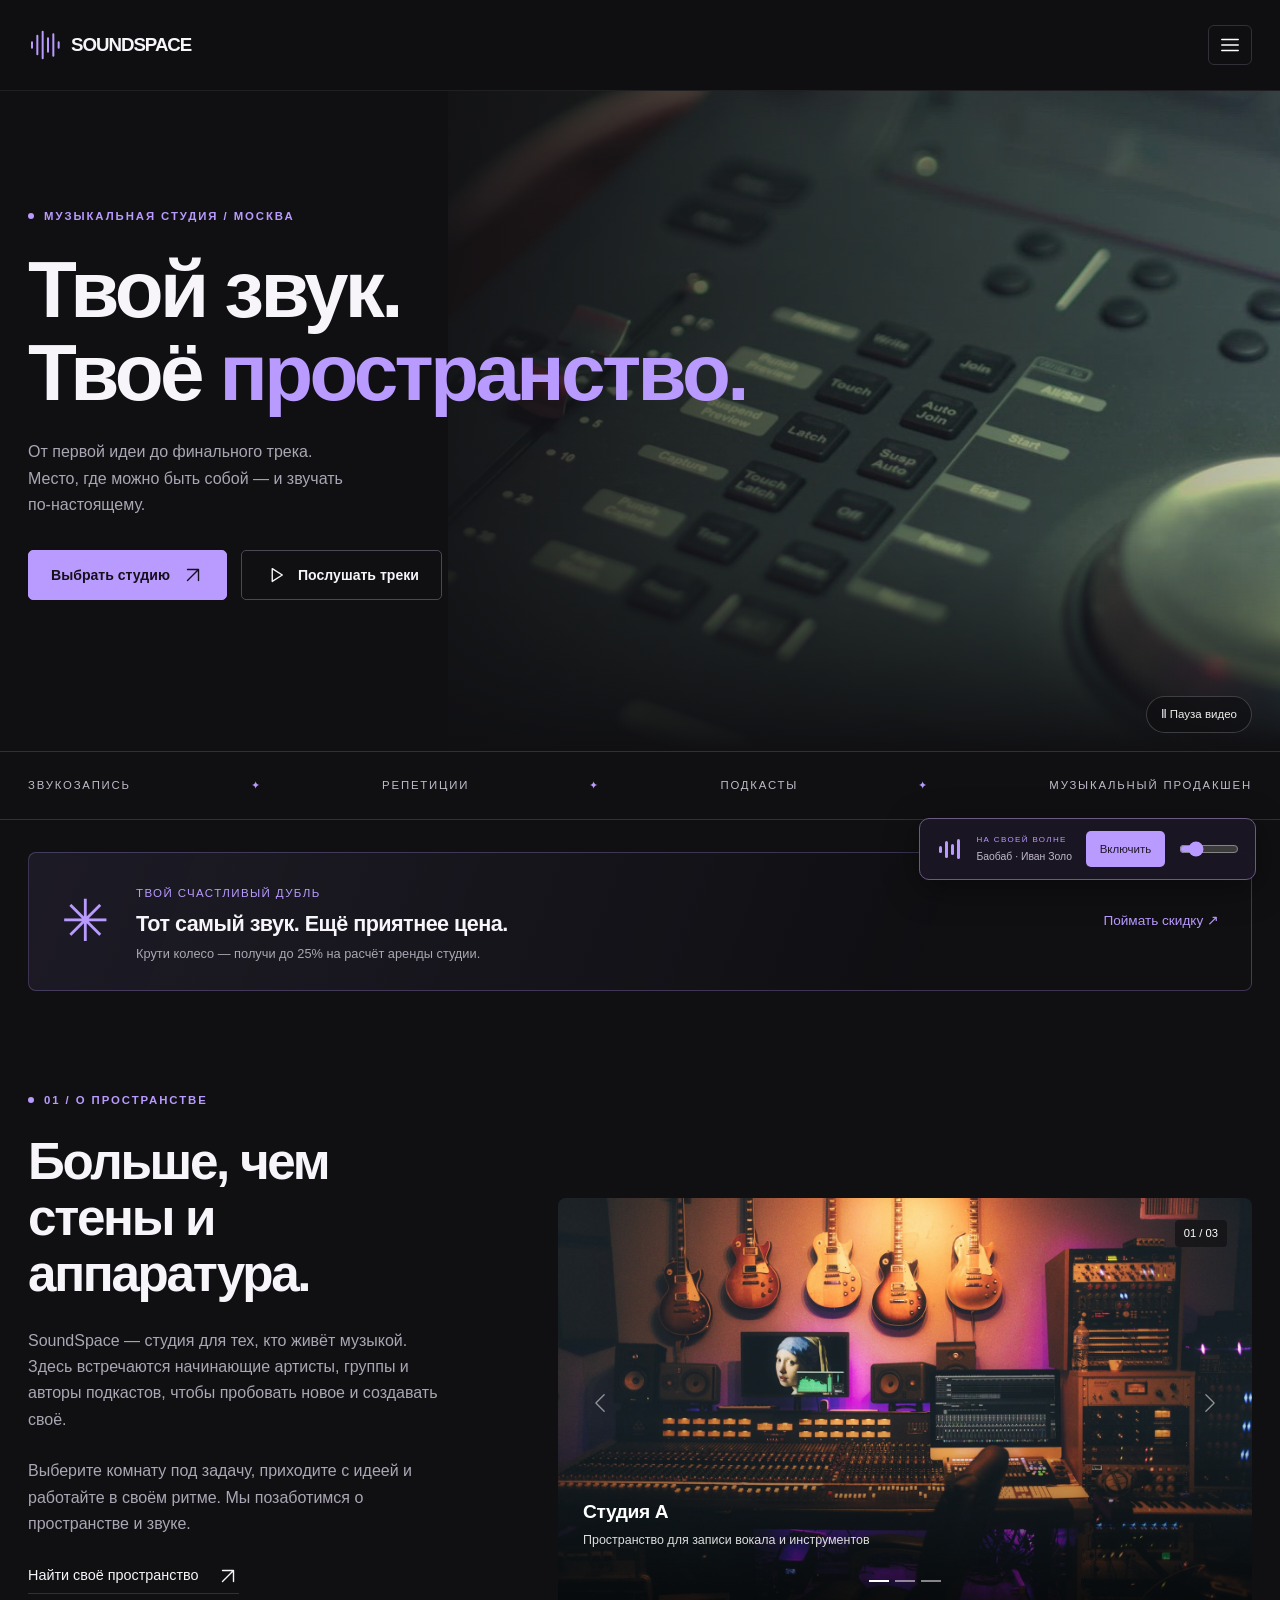
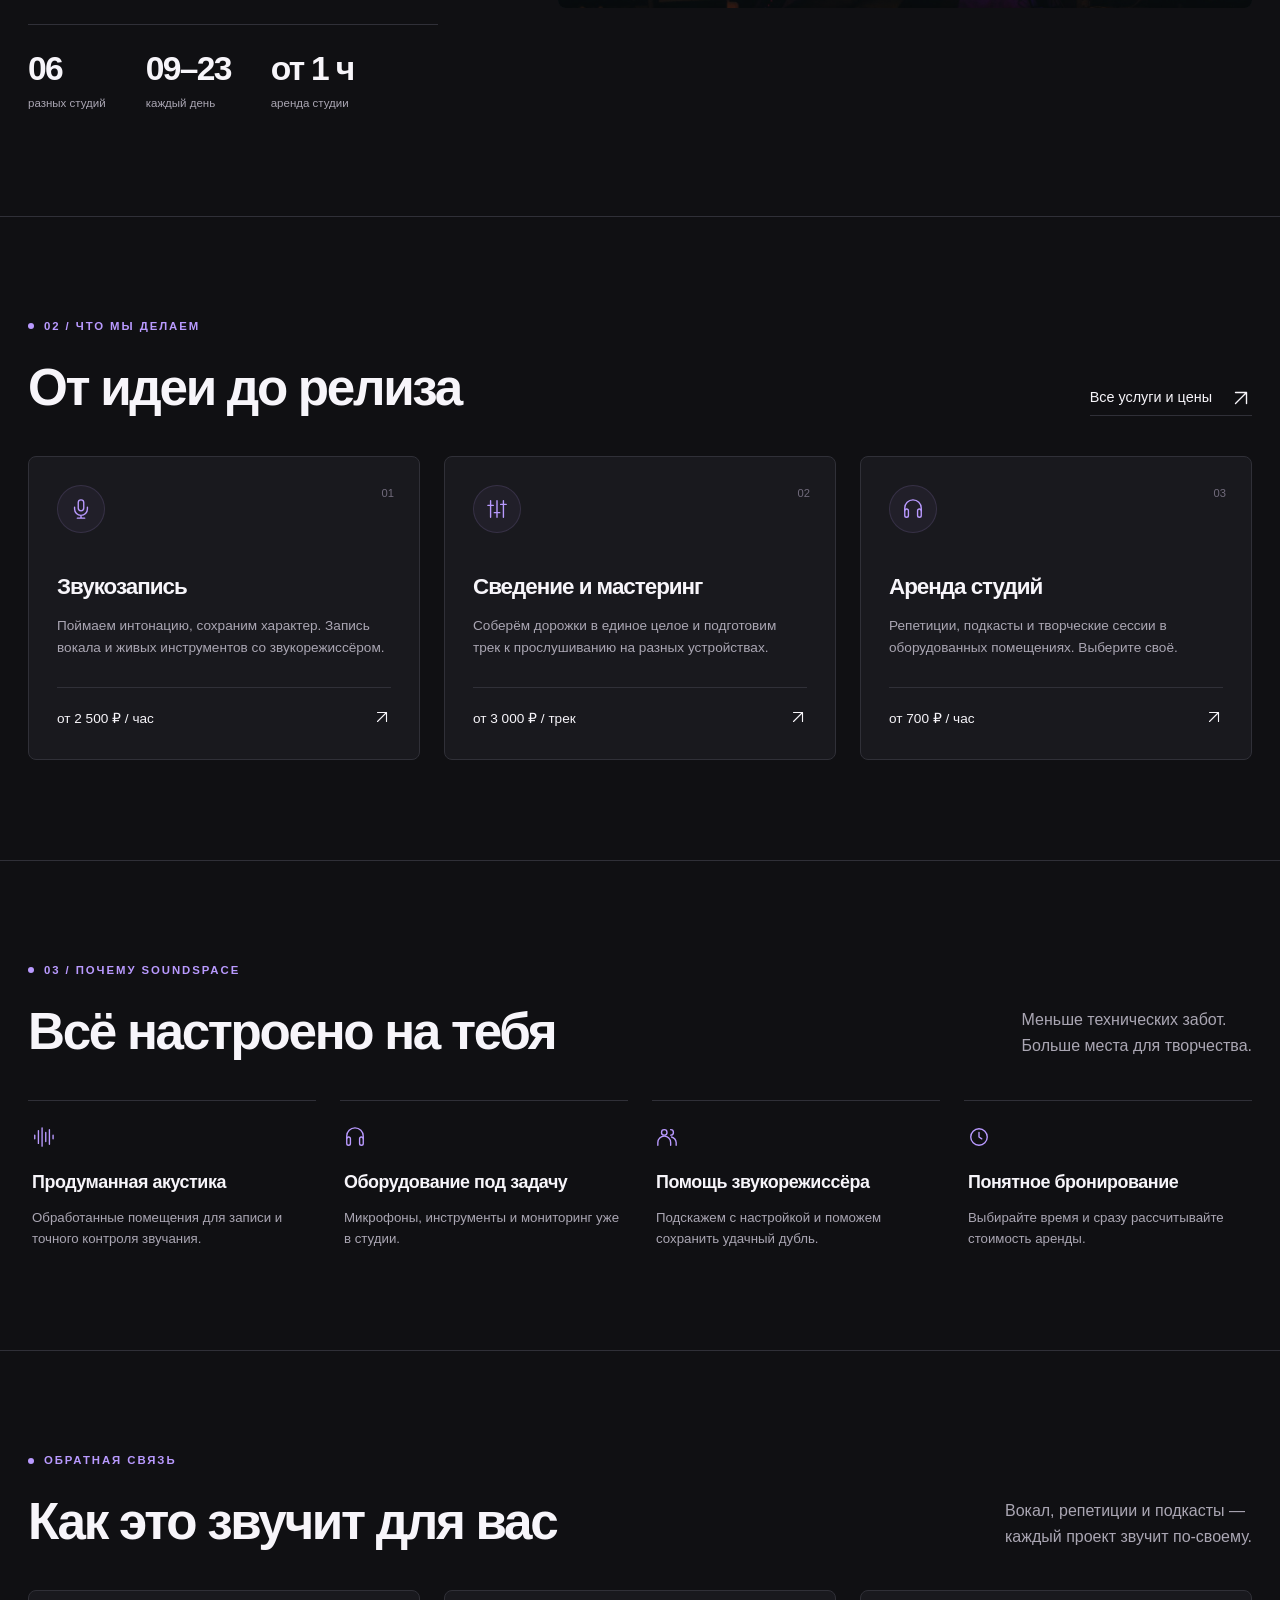
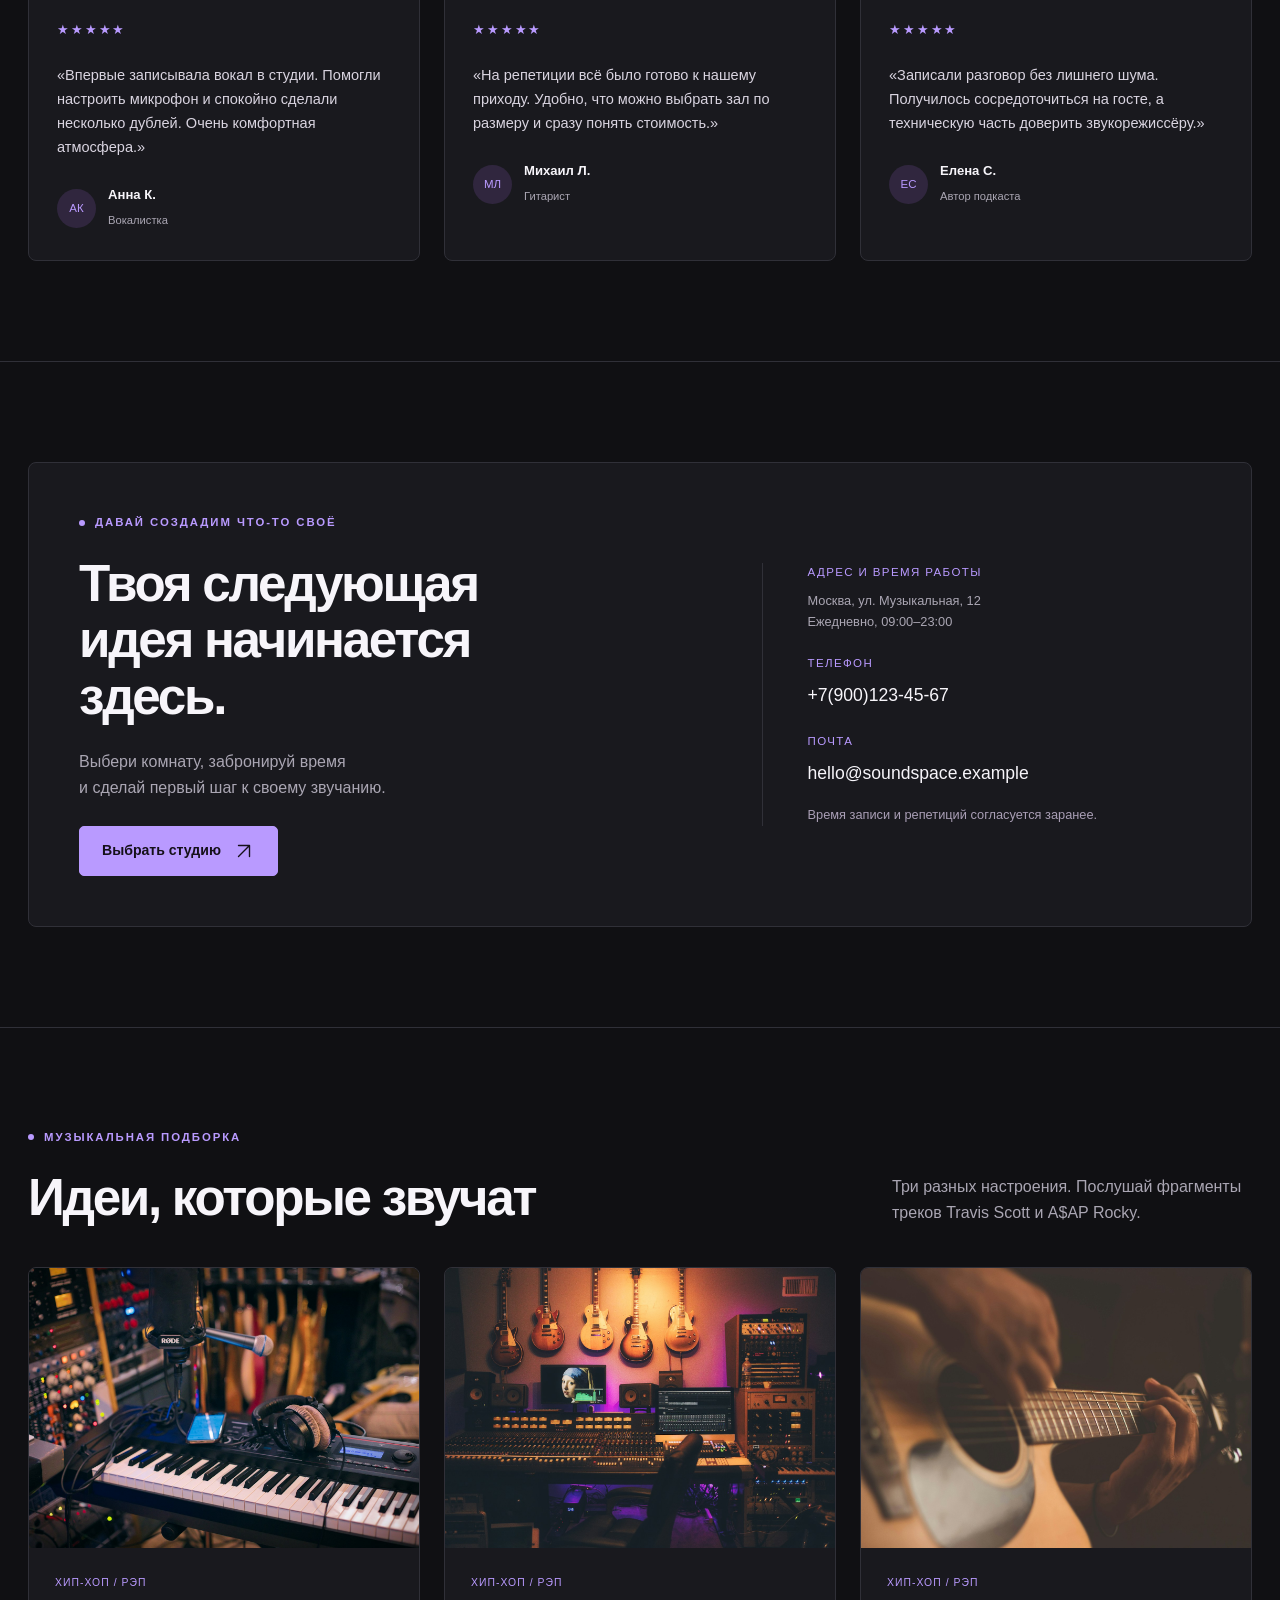
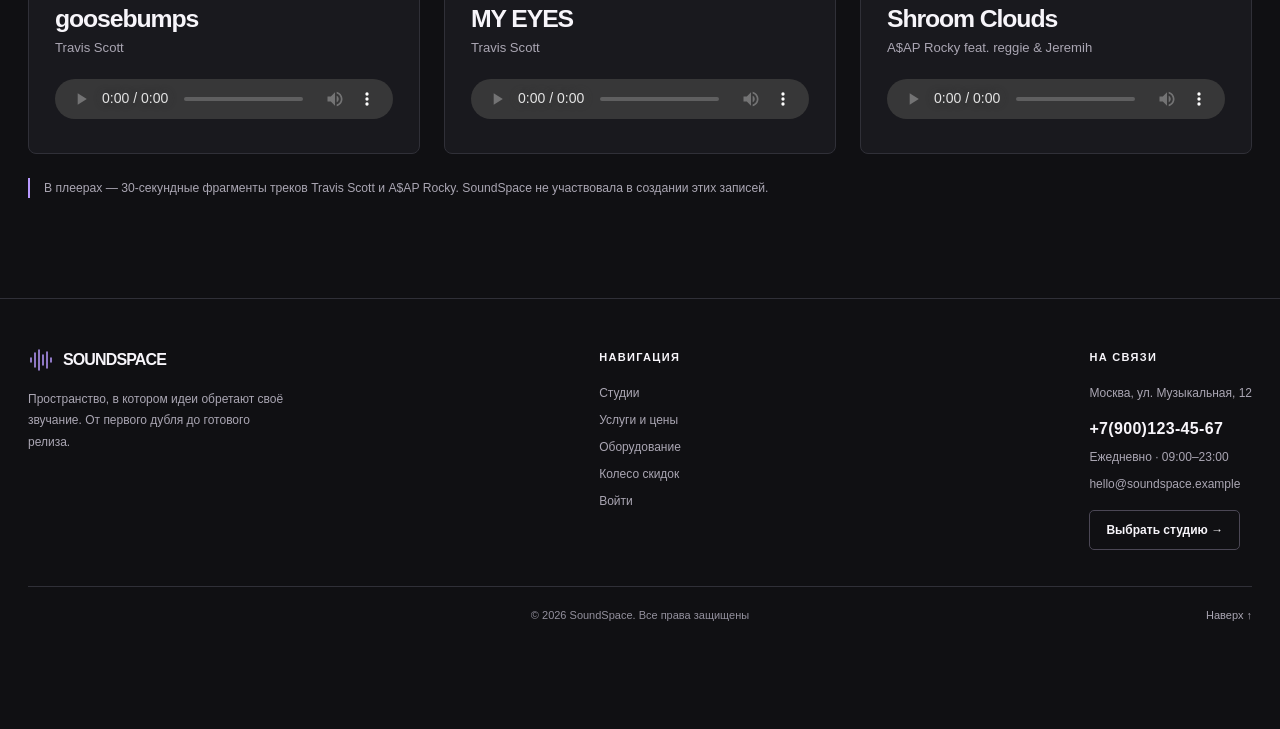
<file: index.html>
<!DOCTYPE html>
<html lang="ru" data-bs-theme="dark">
  <head>
    <meta charset="UTF-8">
    <meta name="viewport" content="width=device-width, initial-scale=1">
    <meta name="description" content="Музыкальная студия SoundSpace: звукозапись, репетиции, подкасты и музыкальный продакшен.">
    <meta name="theme-color" content="#101013">
    <title>Музыкальная студия — SoundSpace</title>
    <script src="assets/js/local-auth.js"></script>
    <link rel="icon" href="assets/images/favicon.svg" type="image/svg+xml">
    <link rel="stylesheet" href="assets/vendor/bootstrap/bootstrap.css">
    <link rel="stylesheet" href="assets/css/style.css?v=soundspace-features-1">
    <link rel="stylesheet" href="assets/css/features.css">
    <script src="assets/vendor/bootstrap/bootstrap.bundle.js" defer></script>
    <script src="assets/js/data.js" defer></script>
    <script src="assets/js/auth.js" defer></script>
    <script src="assets/js/site.js" defer></script>
    <script src="assets/js/main.js" defer></script>
  </head>
  <body>
    <a class="skip-link" href="#main">Перейти к содержимому</a>
    <header class="site-header">
      <nav class="navbar navbar-expand-xxl" aria-label="Главная навигация">
        <div class="container">
          <a class="navbar-brand" href="index.html" aria-label="SoundSpace — главная"><svg class="icon brand-mark" width="24" height="24" viewBox="0 0 24 24" fill="none" stroke="currentColor" stroke-width="1.5" stroke-linecap="round" stroke-linejoin="round" aria-hidden="true"><path d="M3 10v4M7 5v14M11 2v20M15 7v10M19 4v16M23 10v4"/></svg>SOUNDSPACE<span class="accent" aria-hidden="true"></span></a>
<button class="navbar-toggler" type="button" data-bs-toggle="collapse" data-bs-target="#main-nav" aria-controls="main-nav" aria-expanded="false" aria-label="Открыть меню"><svg class="icon " width="24" height="24" viewBox="0 0 24 24" fill="none" stroke="currentColor" stroke-width="1.5" stroke-linecap="round" stroke-linejoin="round" aria-hidden="true"><path d="M3 6h18M3 12h18M3 18h18"/></svg></button>
          <div class="collapse navbar-collapse" id="main-nav">
            <ul class="navbar-nav">
              <li class="nav-item">
                <a class="nav-link active" aria-current="page" href="index.html">Главная</a>
              </li>
              <li class="nav-item">
                <a class="nav-link "  href="studios.html">Студии</a>
              </li>
              <li class="nav-item">
                <a class="nav-link "  href="services.html">Услуги и цены</a>
              </li>
              <li class="nav-item">
                <a class="nav-link "  href="equipment.html">Оборудование</a>
              </li>
              <li class="nav-item">
                <a class="nav-link" href="contacts.html">Контакты</a>
              </li>
              <li class="nav-item"><a class="nav-link" href="wheel.html">Колесо скидок</a></li>
            </ul>
            <div class="nav-actions">
              <a class="nav-account" data-account-link href="auth.html">Войти</a>
              <a class="nav-phone" href="tel:+79001234567">+7(900)123-45-67</a>
              <a class="btn btn-outline-light nav-book" href="studios.html#studios">Выбрать студию <svg class="icon " width="24" height="24" viewBox="0 0 24 24" fill="none" stroke="currentColor" stroke-width="1.5" stroke-linecap="round" stroke-linejoin="round" aria-hidden="true"><path d="M6 18 18 6M6 6h12v12"/></svg></a>
            </div>
          </div>
        </div>
      </nav>
    </header>
    <main id="main" tabindex="-1">
      <section class="hero" aria-labelledby="hero-title">
        <video class="hero-picture hero-video" id="hero-video" poster="assets/images/studio-console-poster.jpg" muted loop playsinline preload="none" aria-hidden="true" tabindex="-1"></video>
        <div class="container">
          <div class="eyebrow">
            Музыкальная студия / Москва
          </div>
          <h1 id="hero-title">
            Твой звук.<span>Твоё <span class="accent" style="display:inline">пространство.</span></span>
          </h1>
          <p class="hero-copy">
            От первой идеи до финального трека.<br>Место, где можно быть собой — и звучать<br class="d-none d-md-block"> по-настоящему.
          </p>
          <div class="hero-actions">
            <a class="btn btn-primary" href="studios.html">Выбрать студию <svg class="icon " width="24" height="24" viewBox="0 0 24 24" fill="none" stroke="currentColor" stroke-width="1.5" stroke-linecap="round" stroke-linejoin="round" aria-hidden="true"><path d="M6 18 18 6M6 6h12v12"/></svg></a><a class="btn btn-outline-light" href="#music"><svg class="icon " width="24" height="24" viewBox="0 0 24 24" fill="none" stroke="currentColor" stroke-width="1.5" stroke-linecap="round" stroke-linejoin="round" aria-hidden="true"><path d="m9 5 11 7-11 7Z"/></svg>Послушать треки</a>
          </div>
        </div>
        <button type="button" class="video-toggle" id="video-toggle" aria-controls="hero-video" aria-pressed="false">▶ Включить видео</button>
      </section>
      <div class="hero-bottom">
        <div class="container">
          <div class="discipline">
            <span>Звукозапись</span><b>✦</b><span>Репетиции</span><b>✦</b><span>Подкасты</span><b>✦</b><span>Музыкальный продакшен</span>
          </div>
        </div>
      </div>
      <section class="bonus-banner-section"><div class="container"><a class="bonus-banner" href="wheel.html"><span class="bonus-icon" aria-hidden="true">✳</span><div><span class="small-label accent">Твой счастливый дубль</span><h2>Тот самый звук. Ещё приятнее цена.</h2><p>Крути колесо — получи до 25% на расчёт аренды студии.</p></div><span class="bonus-banner-action">Поймать скидку ↗</span></a></div></section>
      <section class="section">
        <div class="container">
          <div class="row g-5 align-items-center">
            <div class="col-lg-5">
              <div class="about-copy">
                <div class="eyebrow">
                  01 / О пространстве
                </div>
                <h2>
                  Больше, чем<br>стены и аппаратура.
                </h2>
                <p>
                  SoundSpace — студия для тех, кто живёт музыкой. Здесь встречаются начинающие артисты, группы и авторы подкастов, чтобы пробовать новое и создавать своё.
                </p>
                <p>
                  Выберите комнату под задачу, приходите с идеей и работайте в своём ритме. Мы позаботимся о пространстве и звуке.
                </p>
                <a class="arrow-link" href="studios.html">Найти своё пространство <svg class="icon " width="24" height="24" viewBox="0 0 24 24" fill="none" stroke="currentColor" stroke-width="1.5" stroke-linecap="round" stroke-linejoin="round" aria-hidden="true"><path d="M6 18 18 6M6 6h12v12"/></svg></a>
                <div class="about-stat">
                  <div>
                    <strong>06</strong><span>разных студий</span>
                  </div>
                  <div>
                    <strong>09–23</strong><span>каждый день</span>
                  </div>
                  <div>
                    <strong>от 1 ч</strong><span>аренда студии</span>
                  </div>
                </div>
              </div>
            </div>
            <div class="col-lg-7">
              <div id="spaces-carousel" class="carousel slide studio-carousel" aria-label="Фотографии помещений">
                <div class="carousel-indicators">
                  <button type="button" data-bs-target="#spaces-carousel" data-bs-slide-to="0" class="active" aria-current="true" aria-label="Фотография 1"></button><button type="button" data-bs-target="#spaces-carousel" data-bs-slide-to="1" class=""  aria-label="Фотография 2"></button><button type="button" data-bs-target="#spaces-carousel" data-bs-slide-to="2" class=""  aria-label="Фотография 3"></button>
                </div>
                <div class="carousel-inner">
                  <div class="carousel-item active">
                    <img src="assets/images/studio-a.jpg" alt="Пространство для записи вокала и инструментов" loading="lazy" width="1600" height="1067">
                    <div class="carousel-caption">
                      <h3>
                        Студия А
                      </h3>
                      <p>
                        Пространство для записи вокала и инструментов
                      </p>
                    </div>
                    <span class="photo-counter">01 / 03</span>
                  </div>
                  <div class="carousel-item ">
                    <img src="assets/images/studio-d.jpg" alt="Репетиционный зал для вашей группы" loading="lazy" width="1600" height="1067">
                    <div class="carousel-caption">
                      <h3>
                        Студия D
                      </h3>
                      <p>
                        Репетиционный зал для вашей группы
                      </p>
                    </div>
                    <span class="photo-counter">02 / 03</span>
                  </div>
                  <div class="carousel-item ">
                    <img src="assets/images/studio-e.jpg" alt="Камерное звучание акустических инструментов" loading="lazy" width="1600" height="1067">
                    <div class="carousel-caption">
                      <h3>
                        Студия E
                      </h3>
                      <p>
                        Камерное звучание акустических инструментов
                      </p>
                    </div>
                    <span class="photo-counter">03 / 03</span>
                  </div>
                </div>
                <button class="carousel-control-prev" type="button" data-bs-target="#spaces-carousel" data-bs-slide="prev"><span class="carousel-control-prev-icon" aria-hidden="true"></span><span class="visually-hidden">Предыдущая фотография</span></button><button class="carousel-control-next" type="button" data-bs-target="#spaces-carousel" data-bs-slide="next"><span class="carousel-control-next-icon" aria-hidden="true"></span><span class="visually-hidden">Следующая фотография</span></button>
              </div>
            </div>
          </div>
        </div>
      </section>
      <section class="section section-line">
        <div class="container">
          <div class="section-heading">
            <div>
              <div class="eyebrow">
                02 / Что мы делаем
              </div>
              <h2 class="mb-0">
                От идеи до релиза
              </h2>
            </div>
            <a class="arrow-link" href="services.html">Все услуги и цены <svg class="icon " width="24" height="24" viewBox="0 0 24 24" fill="none" stroke="currentColor" stroke-width="1.5" stroke-linecap="round" stroke-linejoin="round" aria-hidden="true"><path d="M6 18 18 6M6 6h12v12"/></svg></a>
          </div>
          <div class="row g-4">
            <div class="col-md-4">
              <article class="card service-card">
                <div class="service-icon">
                  <svg class="icon " width="24" height="24" viewBox="0 0 24 24" fill="none" stroke="currentColor" stroke-width="1.5" stroke-linecap="round" stroke-linejoin="round" aria-hidden="true"><rect x="9" y="2" width="6" height="12" rx="3"/><path d="M5 10v2a7 7 0 0 0 14 0v-2M12 19v3M8 22h8"/></svg>
                </div>
                <span class="service-num">01</span>
                <h3>
                  Звукозапись
                </h3>
                <p>
                  Поймаем интонацию, сохраним характер. Запись вокала и живых инструментов со звукорежиссёром.
                </p>
                <a class="price-line" href="services.html"><span>от 2 500 ₽ / час</span><svg class="icon " width="24" height="24" viewBox="0 0 24 24" fill="none" stroke="currentColor" stroke-width="1.5" stroke-linecap="round" stroke-linejoin="round" aria-hidden="true"><path d="M6 18 18 6M6 6h12v12"/></svg></a>
              </article>
            </div>
            <div class="col-md-4">
              <article class="card service-card">
                <div class="service-icon">
                  <svg class="icon " width="24" height="24" viewBox="0 0 24 24" fill="none" stroke="currentColor" stroke-width="1.5" stroke-linecap="round" stroke-linejoin="round" aria-hidden="true"><path d="M5 3v18M12 3v18M19 3v18"/><path d="M2 8h6M9 16h6M16 7h6"/></svg>
                </div>
                <span class="service-num">02</span>
                <h3>
                  Сведение и мастеринг
                </h3>
                <p>
                  Соберём дорожки в единое целое и подготовим трек к прослушиванию на разных устройствах.
                </p>
                <a class="price-line" href="services.html"><span>от 3 000 ₽ / трек</span><svg class="icon " width="24" height="24" viewBox="0 0 24 24" fill="none" stroke="currentColor" stroke-width="1.5" stroke-linecap="round" stroke-linejoin="round" aria-hidden="true"><path d="M6 18 18 6M6 6h12v12"/></svg></a>
              </article>
            </div>
            <div class="col-md-4">
              <article class="card service-card">
                <div class="service-icon">
                  <svg class="icon " width="24" height="24" viewBox="0 0 24 24" fill="none" stroke="currentColor" stroke-width="1.5" stroke-linecap="round" stroke-linejoin="round" aria-hidden="true"><path d="M3 14v-3a9 9 0 0 1 18 0v3"/><rect x="3" y="12" width="4" height="9" rx="2"/><rect x="17" y="12" width="4" height="9" rx="2"/></svg>
                </div>
                <span class="service-num">03</span>
                <h3>
                  Аренда студий
                </h3>
                <p>
                  Репетиции, подкасты и творческие сессии в оборудованных помещениях. Выберите своё.
                </p>
                <a class="price-line" href="services.html"><span>от 700 ₽ / час</span><svg class="icon " width="24" height="24" viewBox="0 0 24 24" fill="none" stroke="currentColor" stroke-width="1.5" stroke-linecap="round" stroke-linejoin="round" aria-hidden="true"><path d="M6 18 18 6M6 6h12v12"/></svg></a>
              </article>
            </div>
          </div>
        </div>
      </section>
      <section class="section section-line">
        <div class="container">
          <div class="section-heading">
            <div>
              <div class="eyebrow">
                03 / Почему SoundSpace
              </div>
              <h2 class="mb-0">
                Всё настроено на тебя
              </h2>
            </div>
            <p>
              Меньше технических забот.<br>Больше места для творчества.
            </p>
          </div>
          <div class="row g-4">
            <div class="col-sm-6 col-lg-3">
              <div class="feature">
                <svg class="icon " width="24" height="24" viewBox="0 0 24 24" fill="none" stroke="currentColor" stroke-width="1.5" stroke-linecap="round" stroke-linejoin="round" aria-hidden="true"><path d="M3 10v4M7 5v14M11 2v20M15 7v10M19 4v16M23 10v4"/></svg>
                <h3>
                  Продуманная акустика
                </h3>
                <p>
                  Обработанные помещения для записи и точного контроля звучания.
                </p>
              </div>
            </div>
            <div class="col-sm-6 col-lg-3">
              <div class="feature">
                <svg class="icon " width="24" height="24" viewBox="0 0 24 24" fill="none" stroke="currentColor" stroke-width="1.5" stroke-linecap="round" stroke-linejoin="round" aria-hidden="true"><path d="M3 14v-3a9 9 0 0 1 18 0v3"/><rect x="3" y="12" width="4" height="9" rx="2"/><rect x="17" y="12" width="4" height="9" rx="2"/></svg>
                <h3>
                  Оборудование под задачу
                </h3>
                <p>
                  Микрофоны, инструменты и мониторинг уже в студии.
                </p>
              </div>
            </div>
            <div class="col-sm-6 col-lg-3">
              <div class="feature">
                <svg class="icon " width="24" height="24" viewBox="0 0 24 24" fill="none" stroke="currentColor" stroke-width="1.5" stroke-linecap="round" stroke-linejoin="round" aria-hidden="true"><circle cx="9" cy="7" r="3"/><path d="M2 21v-3a7 7 0 0 1 14 0v3M16 4a3 3 0 0 1 0 6M22 21v-3a7 7 0 0 0-5-6"/></svg>
                <h3>
                  Помощь звукорежиссёра
                </h3>
                <p>
                  Подскажем с настройкой и поможем сохранить удачный дубль.
                </p>
              </div>
            </div>
            <div class="col-sm-6 col-lg-3">
              <div class="feature">
                <svg class="icon " width="24" height="24" viewBox="0 0 24 24" fill="none" stroke="currentColor" stroke-width="1.5" stroke-linecap="round" stroke-linejoin="round" aria-hidden="true"><circle cx="12" cy="12" r="9"/><path d="M12 7v5l3 2"/></svg>
                <h3>
                  Понятное бронирование
                </h3>
                <p>
                  Выбирайте время и сразу рассчитывайте стоимость аренды.
                </p>
              </div>
            </div>
          </div>
        </div>
      </section>
      <section class="section section-line">
        <div class="container">
          <div class="section-heading">
            <div>
              <div class="eyebrow">
                Обратная связь
              </div>
              <h2 class="mb-0">
                Как это звучит для вас
              </h2>
            </div>
            <p>
              Вокал, репетиции и подкасты —<br>каждый проект звучит по-своему.
            </p>
          </div>
          <div class="row g-4">
            <div class="col-md-4">
              <article class="review-card">
                <div class="stars" aria-label="Оценка: 5 из 5">
                  ★★★★★
                </div>
                <blockquote>«Впервые записывала вокал в студии. Помогли настроить микрофон и спокойно сделали несколько дублей. Очень комфортная атмосфера.»</blockquote>
                <div class="review-person">
                  <span class="avatar" aria-hidden="true">АК</span>
                  <div>
                    <strong>Анна К.</strong><small>Вокалистка</small>
                  </div>
                </div>
              </article>
            </div>
            <div class="col-md-4">
              <article class="review-card">
                <div class="stars" aria-label="Оценка: 5 из 5">
                  ★★★★★
                </div>
                <blockquote>«На репетиции всё было готово к нашему приходу. Удобно, что можно выбрать зал по размеру и сразу понять стоимость.»</blockquote>
                <div class="review-person">
                  <span class="avatar" aria-hidden="true">МЛ</span>
                  <div>
                    <strong>Михаил Л.</strong><small>Гитарист</small>
                  </div>
                </div>
              </article>
            </div>
            <div class="col-md-4">
              <article class="review-card">
                <div class="stars" aria-label="Оценка: 5 из 5">
                  ★★★★★
                </div>
                <blockquote>«Записали разговор без лишнего шума. Получилось сосредоточиться на госте, а техническую часть доверить звукорежиссёру.»</blockquote>
                <div class="review-person">
                  <span class="avatar" aria-hidden="true">ЕС</span>
                  <div>
                    <strong>Елена С.</strong><small>Автор подкаста</small>
                  </div>
                </div>
              </article>
            </div>
          </div>
        </div>
      </section>
      <section class="section section-line" id="contacts">
        <div class="container">
          <div class="contact-panel">
            <div class="row g-5 align-items-center">
              <div class="col-lg-7">
                <div class="eyebrow">
                  Давай создадим что-то своё
                </div>
                <h2>
                  Твоя следующая<br>идея начинается здесь.
                </h2>
                <p class="mt-4 mb-4">
                  Выбери комнату, забронируй время<br>и сделай первый шаг к своему звучанию.
                </p>
                <a class="btn btn-primary" href="studios.html">Выбрать студию <svg class="icon " width="24" height="24" viewBox="0 0 24 24" fill="none" stroke="currentColor" stroke-width="1.5" stroke-linecap="round" stroke-linejoin="round" aria-hidden="true"><path d="M6 18 18 6M6 6h12v12"/></svg></a>
              </div>
              <div class="col-lg-5">
                <div class="contact-details">
                  <div class="contact-group">
                    <span class="small-label">Адрес и время работы</span>
                    <p>
                      Москва, ул. Музыкальная, 12<br>Ежедневно, 09:00–23:00
                    </p>
                  </div>
                  <div class="contact-group">
                    <span class="small-label">Телефон</span><a href="tel:+79001234567">+7(900)123-45-67</a>
                  </div>
                  <div class="contact-group">
                    <span class="small-label">Почта</span><a href="mailto:hello@soundspace.example">hello@soundspace.example</a>
                  </div>
                  <p class="form-text mt-3 mb-0">
                    Время записи и репетиций согласуется заранее.
                  </p>
                </div>
              </div>
            </div>
          </div>
        </div>
      </section>
      <section class="section section-line" id="music" aria-labelledby="music-heading">
        <div class="container">
          <div class="section-heading">
            <div>
              <div class="eyebrow">Музыкальная подборка</div>
              <h2 class="mb-0" id="music-heading">Идеи, которые звучат</h2>
            </div>
            <p>Три разных настроения. Послушай фрагменты треков Travis Scott и A$AP Rocky.</p>
          </div>
          <div class="row g-4">
            <div class="col-md-6 col-xl-4">
              <article class="card portfolio-card">
                <img class="portfolio-image" src="assets/images/studio-b.jpg" alt="Студия звукозаписи — иллюстрация к треку «goosebumps»" width="800" height="533" loading="lazy">
                <div class="portfolio-body">
                  <div class="portfolio-tags">
                    Хип-хоп / Рэп
                  </div>
                  <h3>
                    goosebumps
                  </h3>
                  <p class="portfolio-artist">
                    Travis Scott
                  </p>
                  <audio controls preload="metadata" aria-label="Прослушать фрагмент «goosebumps» — Travis Scott"><source src="assets/audio/travis-scott-goosebumps.m4a" type="audio/mp4">Ваш браузер не поддерживает аудио. <a href="assets/audio/travis-scott-goosebumps.m4a">Скачать фрагмент</a></audio>
                </div>
              </article>
            </div>
            <div class="col-md-6 col-xl-4">
              <article class="card portfolio-card">
                <img class="portfolio-image" src="assets/images/studio-a.jpg" alt="Студия звукозаписи — иллюстрация к треку «MY EYES»" width="800" height="533" loading="lazy">
                <div class="portfolio-body">
                  <div class="portfolio-tags">
                    Хип-хоп / Рэп
                  </div>
                  <h3>
                    MY EYES
                  </h3>
                  <p class="portfolio-artist">
                    Travis Scott
                  </p>
                  <audio controls preload="metadata" aria-label="Прослушать фрагмент «MY EYES» — Travis Scott"><source src="assets/audio/travis-scott-my-eyes.m4a" type="audio/mp4">Ваш браузер не поддерживает аудио. <a href="assets/audio/travis-scott-my-eyes.m4a">Скачать фрагмент</a></audio>
                </div>
              </article>
            </div>
            <div class="col-md-6 col-xl-4">
              <article class="card portfolio-card">
                <img class="portfolio-image" src="assets/images/studio-f.jpg" alt="Студия звукозаписи — иллюстрация к треку «Shroom Clouds»" width="800" height="533" loading="lazy">
                <div class="portfolio-body">
                  <div class="portfolio-tags">
                    Хип-хоп / Рэп
                  </div>
                  <h3>
                    Shroom Clouds
                  </h3>
                  <p class="portfolio-artist">
                    A$AP Rocky feat. reggie &amp; Jeremih
                  </p>
                  <audio controls preload="metadata" aria-label="Прослушать фрагмент «Shroom Clouds» — A$AP Rocky feat. reggie и Jeremih"><source src="assets/audio/asap-rocky-shroom-clouds.m4a" type="audio/mp4">Ваш браузер не поддерживает аудио. <a href="assets/audio/asap-rocky-shroom-clouds.m4a">Скачать фрагмент</a></audio>
                </div>
              </article>
            </div>
          </div>
          <p class="site-note mt-4 mb-0">
            В плеерах — 30-секундные фрагменты треков Travis Scott и A$AP Rocky. SoundSpace не участвовала в создании этих записей.
          </p>
        </div>
      </section>
    </main>
    <footer class="site-footer">
      <div class="container">
        <div class="footer-top">
          <div class="footer-brand">
            <a class="navbar-brand" href="index.html" aria-label="SoundSpace — главная"><svg class="icon brand-mark" width="24" height="24" viewBox="0 0 24 24" fill="none" stroke="currentColor" stroke-width="1.5" stroke-linecap="round" stroke-linejoin="round" aria-hidden="true"><path d="M3 10v4M7 5v14M11 2v20M15 7v10M19 4v16M23 10v4"/></svg>SOUNDSPACE<span class="accent" aria-hidden="true"></span></a>
            <p class="footer-description">
              Пространство, в котором идеи обретают своё звучание. От первого дубля до готового релиза.
            </p>
          </div>
          <nav class="footer-column footer-nav" aria-label="Навигация в подвале">
            <h2 class="footer-heading">Навигация</h2>
            <ul class="footer-links">
              <li><a href="studios.html">Студии</a></li>
              <li><a href="services.html">Услуги и цены</a></li>
              <li><a href="equipment.html">Оборудование</a></li>
              <li><a href="wheel.html">Колесо скидок</a></li>
              <li><a href="auth.html" data-account-link>Войти</a></li>
            </ul>
          </nav>
          <div class="footer-column footer-contact-column">
            <h2 class="footer-heading">На связи</h2>
            <address class="footer-contacts">
              <a href="contacts.html#studio-map">Москва, ул. Музыкальная, 12</a>
              <a class="footer-phone" href="tel:+79001234567">+7(900)123-45-67</a>
              <span class="footer-hours">Ежедневно · 09:00–23:00</span>
              <a href="mailto:hello@soundspace.example">hello@soundspace.example</a>
            </address>
            <a class="btn btn-outline-light btn-sm footer-book" href="studios.html#studios">Выбрать студию →</a>
          </div>
        </div>
        <div class="footer-bottom">
          <span class="footer-copyright">© 2026 SoundSpace. Все права защищены</span><a class="muted" href="#main">Наверх ↑</a>
        </div>
      </div>
    </footer>
    <aside class="music-dock" aria-label="Фоновая музыка">
      <div class="music-equalizer" aria-hidden="true"><i></i><i></i><i></i><i></i></div>
      <div class="music-info"><span>НА СВОЕЙ ВОЛНЕ</span><small id="music-status" role="status">Баобаб · Иван Золо</small></div>
      <button type="button" id="music-toggle" class="music-toggle" aria-pressed="false" aria-controls="background-music"><span data-music-label>Включить</span></button>
      <label class="music-volume-label" for="music-volume"><span class="visually-hidden">Громкость фоновой музыки</span><input id="music-volume" type="range" min="0" max="100" value="20" aria-label="Громкость фоновой музыки"></label>
      <audio id="background-music" preload="none" loop><source src="assets/audio/ivan-zolo-baobab.mp3" type="audio/mpeg"></audio>
    </aside>
    <noscript>
    <p class="container site-note">
      Включите JavaScript для работы фильтров, вкладок, каруселей, форм и модальных окон.
    </p>
    </noscript>
  </body>
</html>
</file>
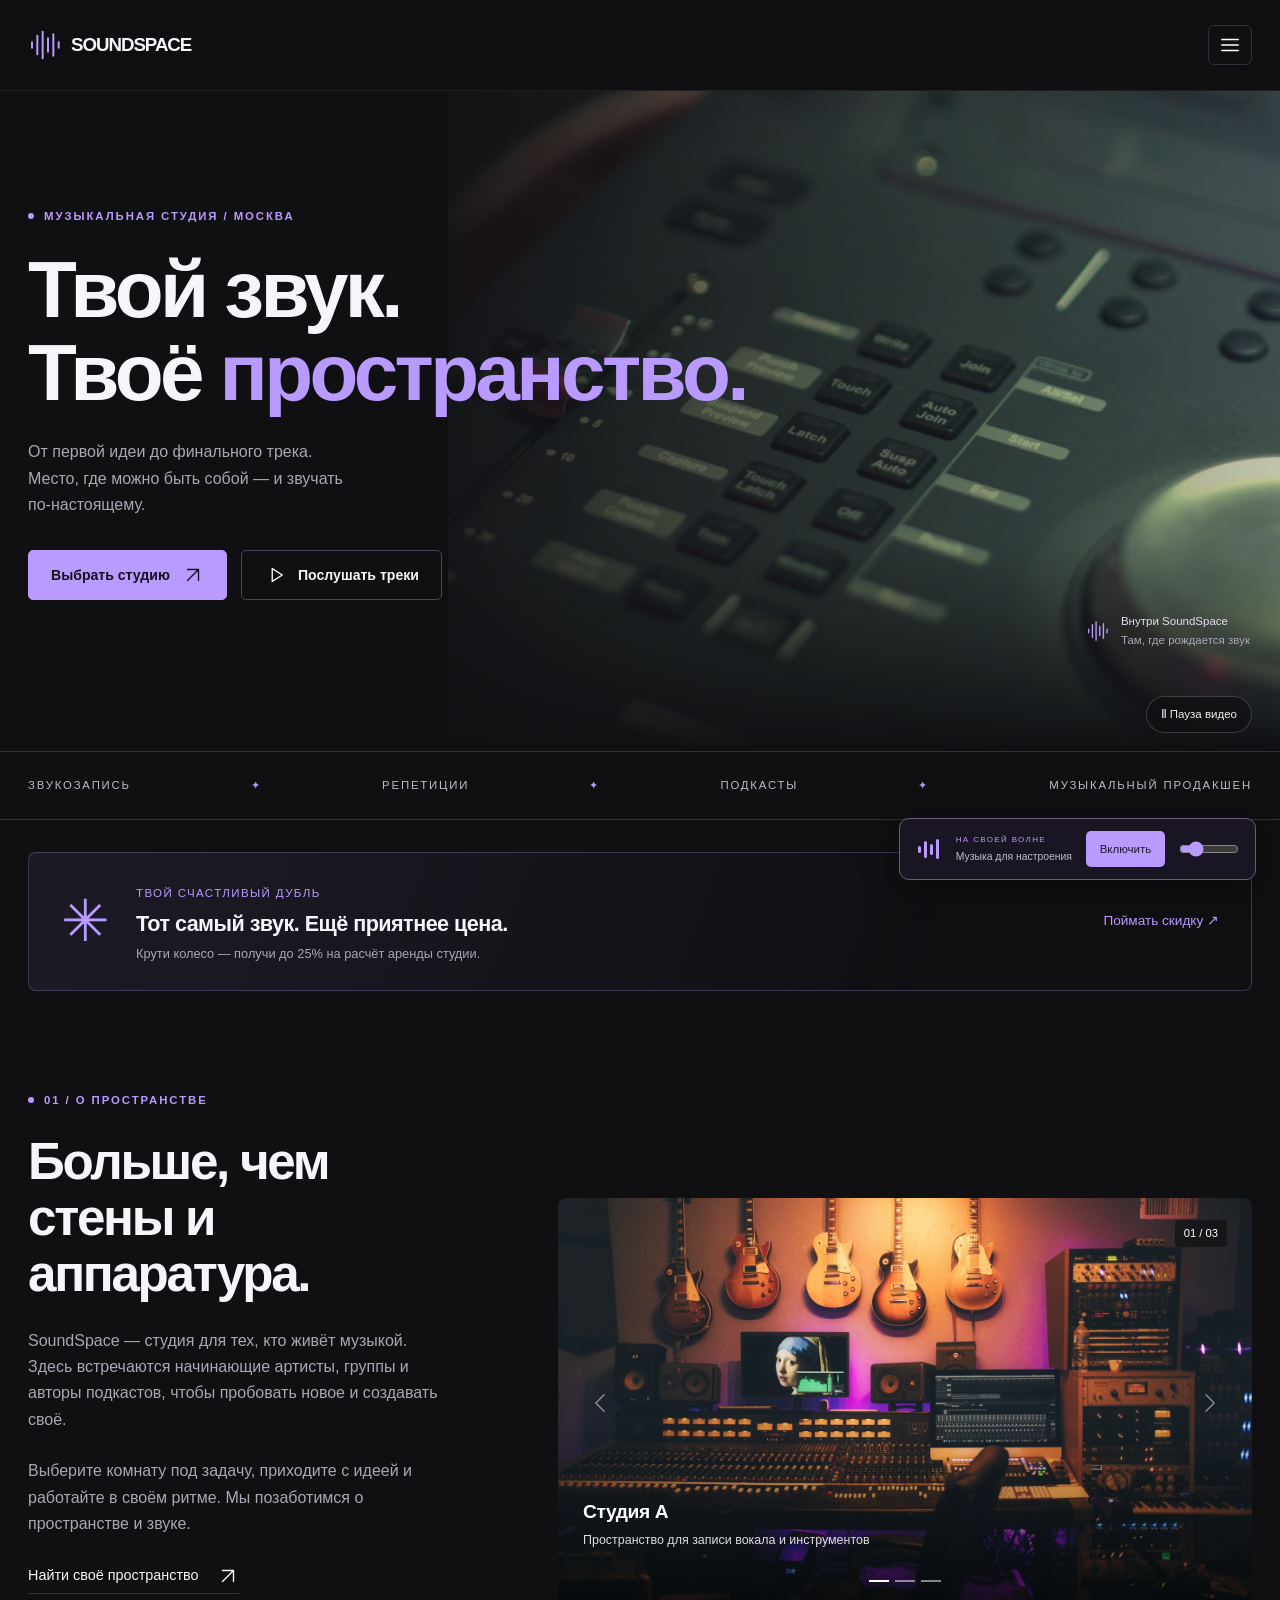
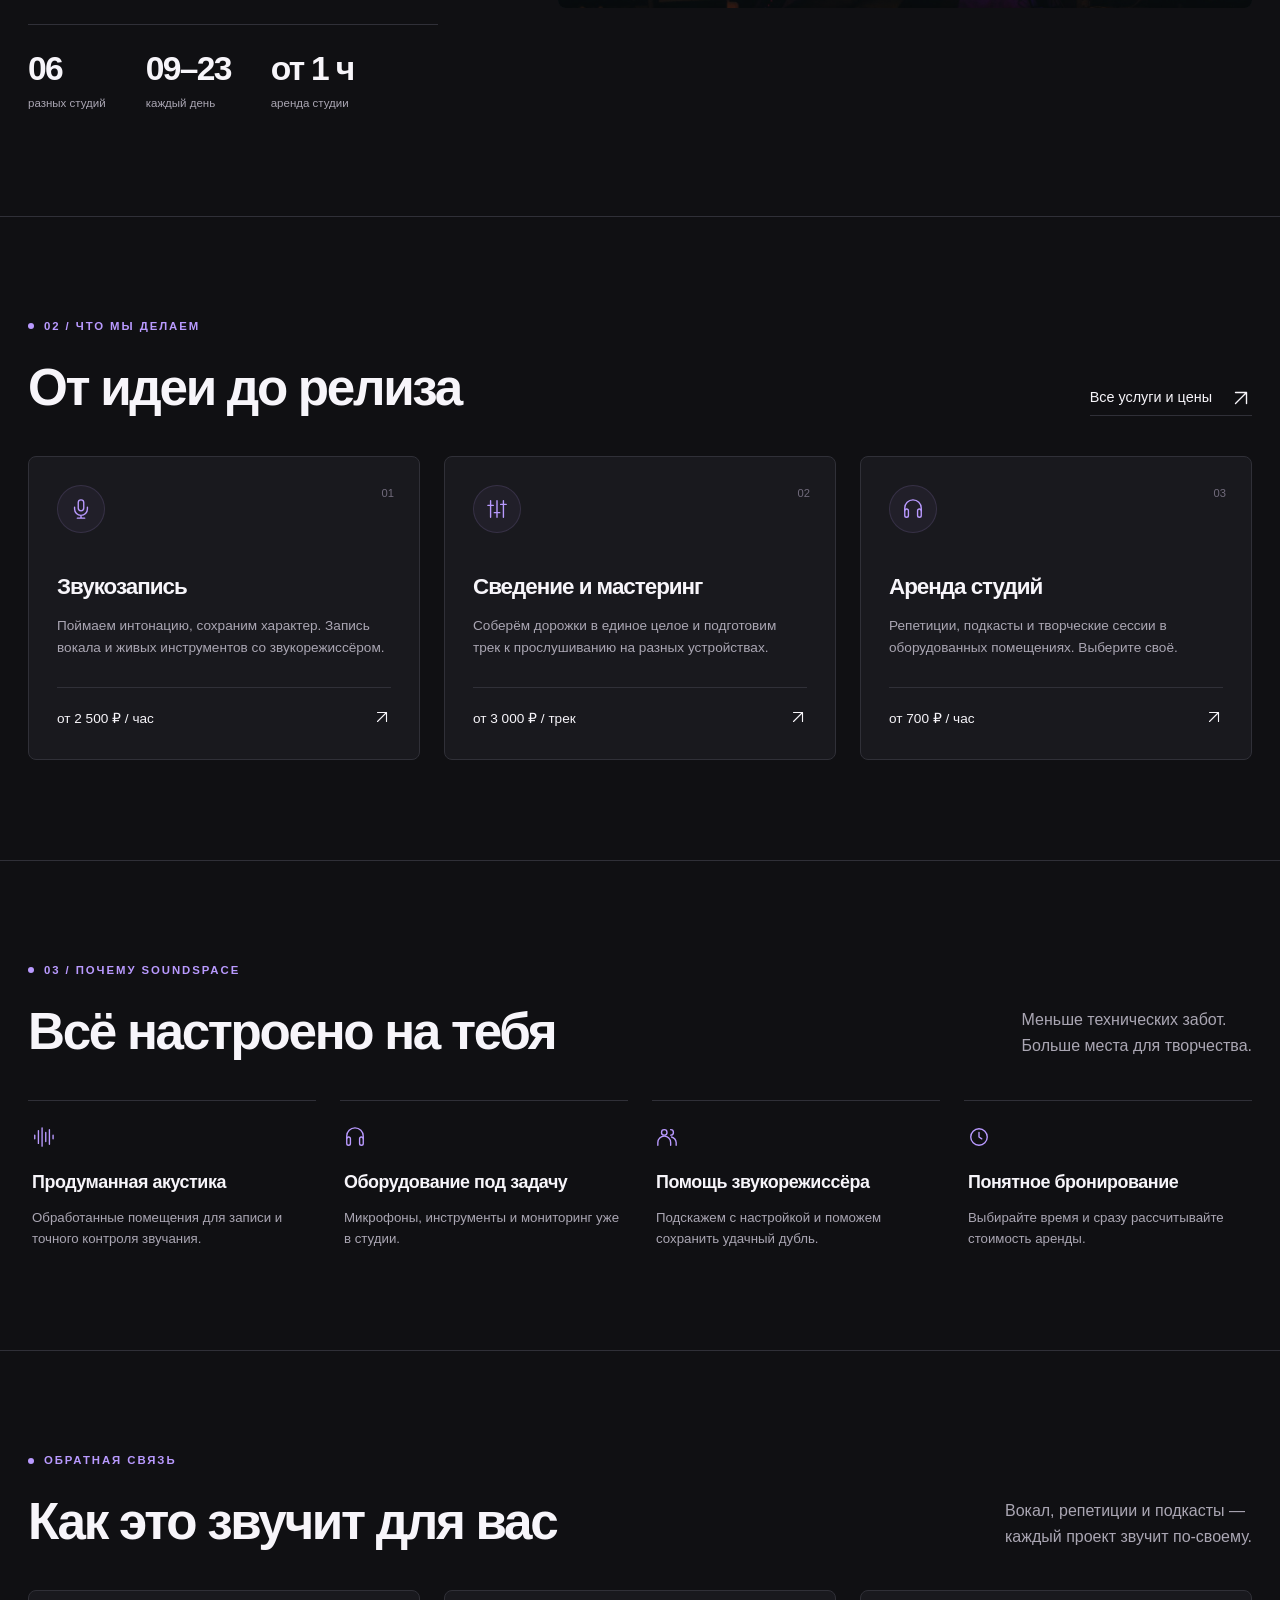
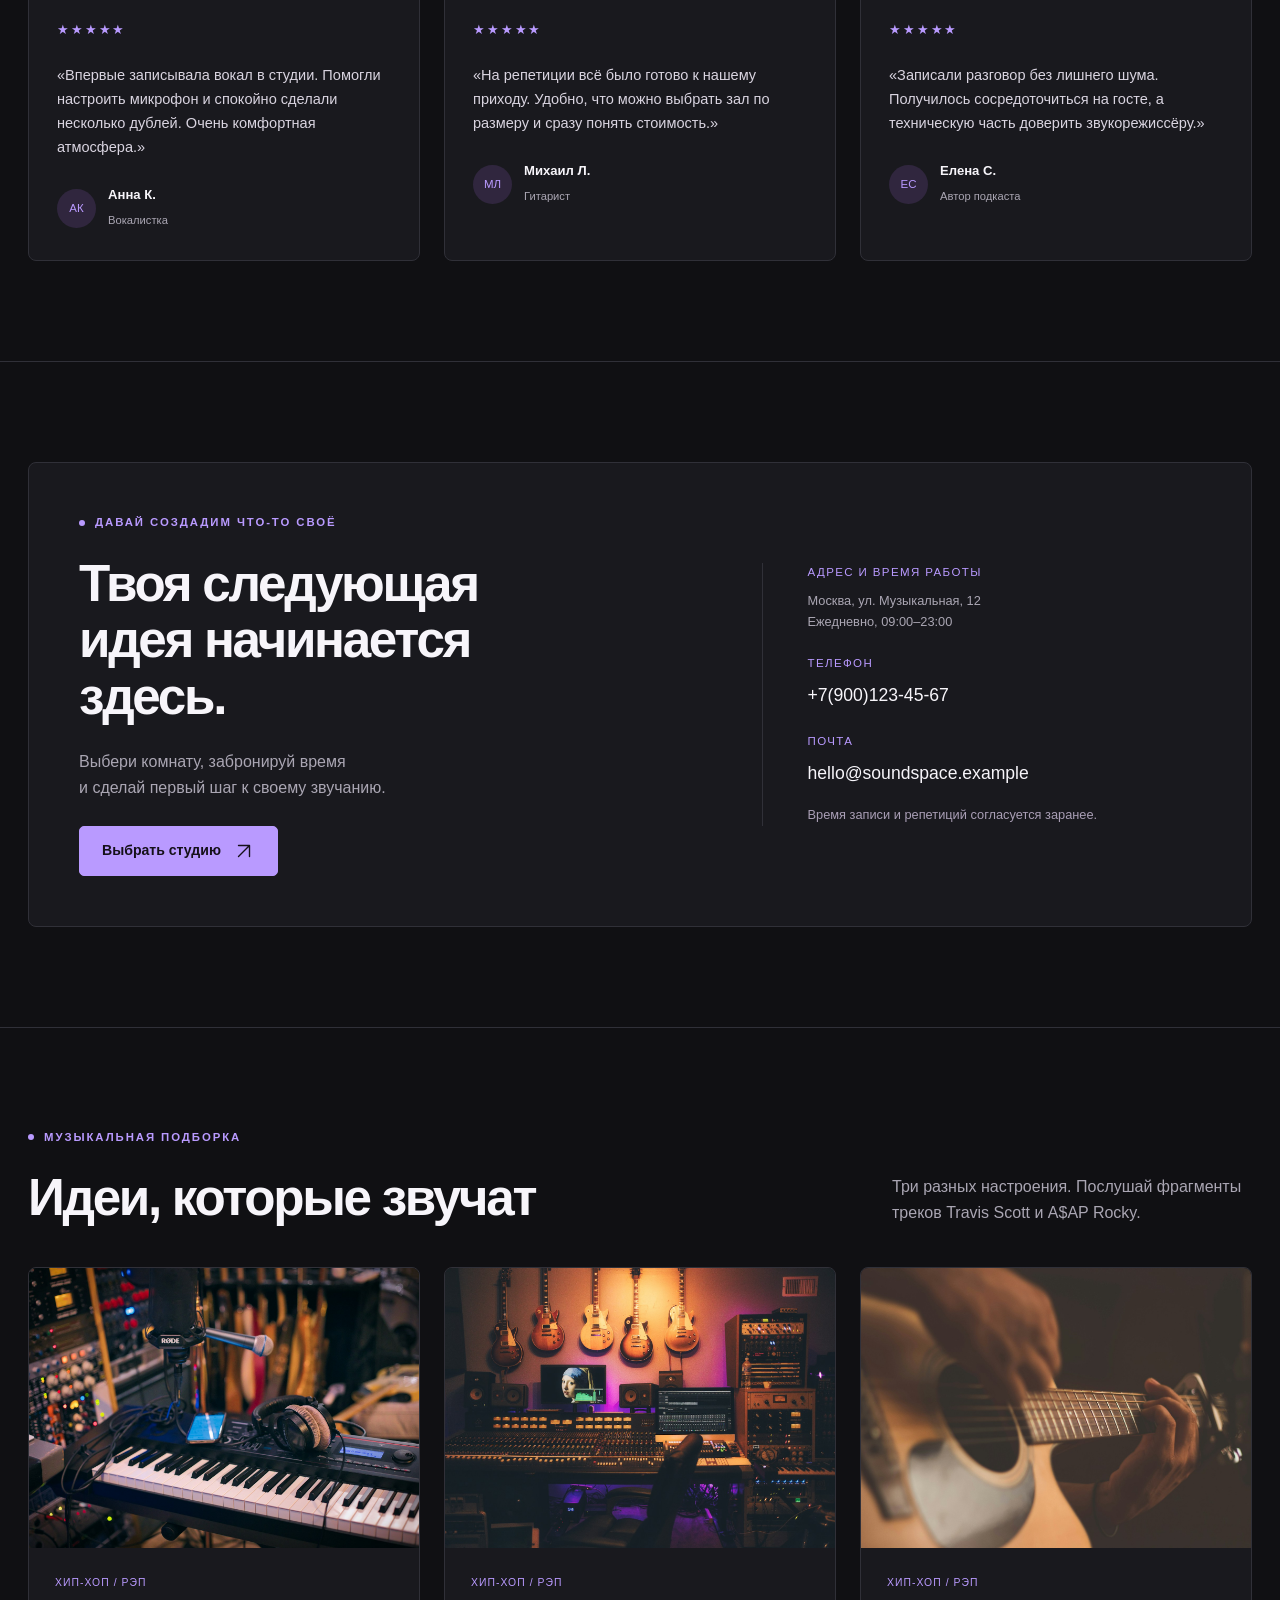
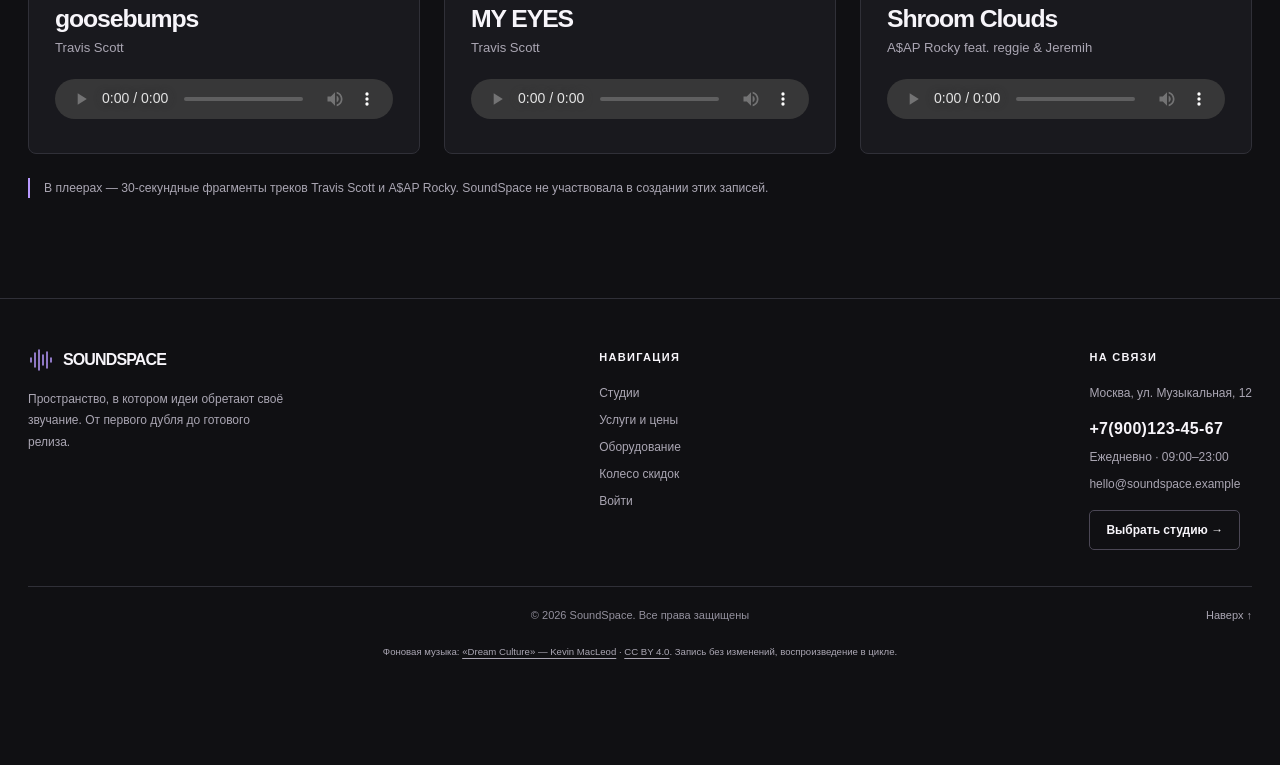
<file: frontend/index.html>
<!DOCTYPE html>
<html lang="ru" data-bs-theme="dark">
  <head>
    <meta charset="UTF-8">
    <meta name="viewport" content="width=device-width, initial-scale=1">
    <meta name="description" content="Музыкальная студия SoundSpace: звукозапись, репетиции, подкасты и музыкальный продакшен.">
    <meta name="theme-color" content="#101013">
    <title>Музыкальная студия — SoundSpace</title>
    <script src="assets/js/local-auth.js"></script>
    <link rel="icon" href="assets/images/favicon.svg" type="image/svg+xml">
    <link rel="stylesheet" href="assets/vendor/bootstrap/bootstrap.css">
    <link rel="stylesheet" href="assets/css/style.css?v=soundspace-features-1">
    <link rel="stylesheet" href="assets/css/features.css">
    <script src="assets/vendor/bootstrap/bootstrap.bundle.js" defer></script>
    <script src="assets/js/data.js" defer></script>
    <script src="assets/js/auth.js" defer></script>
    <script src="assets/js/site.js" defer></script>
    <script src="assets/js/main.js" defer></script>
  </head>
  <body>
    <a class="skip-link" href="#main">Перейти к содержимому</a>
    <header class="site-header">
      <nav class="navbar navbar-expand-xxl" aria-label="Главная навигация">
        <div class="container">
          <a class="navbar-brand" href="index.html" aria-label="SoundSpace — главная"><svg class="icon brand-mark" width="24" height="24" viewBox="0 0 24 24" fill="none" stroke="currentColor" stroke-width="1.5" stroke-linecap="round" stroke-linejoin="round" aria-hidden="true"><path d="M3 10v4M7 5v14M11 2v20M15 7v10M19 4v16M23 10v4"/></svg>SOUNDSPACE<span class="accent" aria-hidden="true"></span></a>
<button class="navbar-toggler" type="button" data-bs-toggle="collapse" data-bs-target="#main-nav" aria-controls="main-nav" aria-expanded="false" aria-label="Открыть меню"><svg class="icon " width="24" height="24" viewBox="0 0 24 24" fill="none" stroke="currentColor" stroke-width="1.5" stroke-linecap="round" stroke-linejoin="round" aria-hidden="true"><path d="M3 6h18M3 12h18M3 18h18"/></svg></button>
          <div class="collapse navbar-collapse" id="main-nav">
            <ul class="navbar-nav">
              <li class="nav-item">
                <a class="nav-link active" aria-current="page" href="index.html">Главная</a>
              </li>
              <li class="nav-item">
                <a class="nav-link "  href="studios.html">Студии</a>
              </li>
              <li class="nav-item">
                <a class="nav-link "  href="services.html">Услуги и цены</a>
              </li>
              <li class="nav-item">
                <a class="nav-link "  href="equipment.html">Оборудование</a>
              </li>
              <li class="nav-item">
                <a class="nav-link" href="contacts.html">Контакты</a>
              </li>
              <li class="nav-item"><a class="nav-link" href="wheel.html">Колесо скидок</a></li>
            </ul>
            <div class="nav-actions">
              <a class="nav-account" data-account-link href="auth.html">Войти</a>
              <a class="nav-phone" href="tel:+79001234567">+7(900)123-45-67</a>
              <a class="btn btn-outline-light nav-book" href="studios.html#studios">Выбрать студию <svg class="icon " width="24" height="24" viewBox="0 0 24 24" fill="none" stroke="currentColor" stroke-width="1.5" stroke-linecap="round" stroke-linejoin="round" aria-hidden="true"><path d="M6 18 18 6M6 6h12v12"/></svg></a>
            </div>
          </div>
        </div>
      </nav>
    </header>
    <main id="main" tabindex="-1">
      <section class="hero" aria-labelledby="hero-title">
        <video class="hero-picture hero-video" id="hero-video" poster="assets/images/studio-console-poster.jpg" muted loop playsinline preload="none" aria-hidden="true" tabindex="-1"></video>
        <div class="container">
          <div class="eyebrow">
            Музыкальная студия / Москва
          </div>
          <h1 id="hero-title">
            Твой звук.<span>Твоё <span class="accent" style="display:inline">пространство.</span></span>
          </h1>
          <p class="hero-copy">
            От первой идеи до финального трека.<br>Место, где можно быть собой — и звучать<br class="d-none d-md-block"> по-настоящему.
          </p>
          <div class="hero-actions">
            <a class="btn btn-primary" href="studios.html">Выбрать студию <svg class="icon " width="24" height="24" viewBox="0 0 24 24" fill="none" stroke="currentColor" stroke-width="1.5" stroke-linecap="round" stroke-linejoin="round" aria-hidden="true"><path d="M6 18 18 6M6 6h12v12"/></svg></a><a class="btn btn-outline-light" href="#music"><svg class="icon " width="24" height="24" viewBox="0 0 24 24" fill="none" stroke="currentColor" stroke-width="1.5" stroke-linecap="round" stroke-linejoin="round" aria-hidden="true"><path d="m9 5 11 7-11 7Z"/></svg>Послушать треки</a>
          </div>
          <div class="hero-caption">
            <svg class="icon " width="24" height="24" viewBox="0 0 24 24" fill="none" stroke="currentColor" stroke-width="1.5" stroke-linecap="round" stroke-linejoin="round" aria-hidden="true"><path d="M3 10v4M7 5v14M11 2v20M15 7v10M19 4v16M23 10v4"/></svg><span>Внутри SoundSpace<br><span class="muted">Там, где рождается звук</span></span>
          </div>
        </div>
        <button type="button" class="video-toggle" id="video-toggle" aria-controls="hero-video" aria-pressed="false">▶ Включить видео</button>
      </section>
      <div class="hero-bottom">
        <div class="container">
          <div class="discipline">
            <span>Звукозапись</span><b>✦</b><span>Репетиции</span><b>✦</b><span>Подкасты</span><b>✦</b><span>Музыкальный продакшен</span>
          </div>
        </div>
      </div>
      <section class="bonus-banner-section"><div class="container"><a class="bonus-banner" href="wheel.html"><span class="bonus-icon" aria-hidden="true">✳</span><div><span class="small-label accent">Твой счастливый дубль</span><h2>Тот самый звук. Ещё приятнее цена.</h2><p>Крути колесо — получи до 25% на расчёт аренды студии.</p></div><span class="bonus-banner-action">Поймать скидку ↗</span></a></div></section>
      <section class="section">
        <div class="container">
          <div class="row g-5 align-items-center">
            <div class="col-lg-5">
              <div class="about-copy">
                <div class="eyebrow">
                  01 / О пространстве
                </div>
                <h2>
                  Больше, чем<br>стены и аппаратура.
                </h2>
                <p>
                  SoundSpace — студия для тех, кто живёт музыкой. Здесь встречаются начинающие артисты, группы и авторы подкастов, чтобы пробовать новое и создавать своё.
                </p>
                <p>
                  Выберите комнату под задачу, приходите с идеей и работайте в своём ритме. Мы позаботимся о пространстве и звуке.
                </p>
                <a class="arrow-link" href="studios.html">Найти своё пространство <svg class="icon " width="24" height="24" viewBox="0 0 24 24" fill="none" stroke="currentColor" stroke-width="1.5" stroke-linecap="round" stroke-linejoin="round" aria-hidden="true"><path d="M6 18 18 6M6 6h12v12"/></svg></a>
                <div class="about-stat">
                  <div>
                    <strong>06</strong><span>разных студий</span>
                  </div>
                  <div>
                    <strong>09–23</strong><span>каждый день</span>
                  </div>
                  <div>
                    <strong>от 1 ч</strong><span>аренда студии</span>
                  </div>
                </div>
              </div>
            </div>
            <div class="col-lg-7">
              <div id="spaces-carousel" class="carousel slide studio-carousel" aria-label="Фотографии помещений">
                <div class="carousel-indicators">
                  <button type="button" data-bs-target="#spaces-carousel" data-bs-slide-to="0" class="active" aria-current="true" aria-label="Фотография 1"></button><button type="button" data-bs-target="#spaces-carousel" data-bs-slide-to="1" class=""  aria-label="Фотография 2"></button><button type="button" data-bs-target="#spaces-carousel" data-bs-slide-to="2" class=""  aria-label="Фотография 3"></button>
                </div>
                <div class="carousel-inner">
                  <div class="carousel-item active">
                    <img src="assets/images/studio-a.jpg" alt="Пространство для записи вокала и инструментов" loading="lazy" width="1600" height="1067">
                    <div class="carousel-caption">
                      <h3>
                        Студия А
                      </h3>
                      <p>
                        Пространство для записи вокала и инструментов
                      </p>
                    </div>
                    <span class="photo-counter">01 / 03</span>
                  </div>
                  <div class="carousel-item ">
                    <img src="assets/images/studio-d.jpg" alt="Репетиционный зал для вашей группы" loading="lazy" width="1600" height="1067">
                    <div class="carousel-caption">
                      <h3>
                        Студия D
                      </h3>
                      <p>
                        Репетиционный зал для вашей группы
                      </p>
                    </div>
                    <span class="photo-counter">02 / 03</span>
                  </div>
                  <div class="carousel-item ">
                    <img src="assets/images/studio-e.jpg" alt="Камерное звучание акустических инструментов" loading="lazy" width="1600" height="1067">
                    <div class="carousel-caption">
                      <h3>
                        Студия E
                      </h3>
                      <p>
                        Камерное звучание акустических инструментов
                      </p>
                    </div>
                    <span class="photo-counter">03 / 03</span>
                  </div>
                </div>
                <button class="carousel-control-prev" type="button" data-bs-target="#spaces-carousel" data-bs-slide="prev"><span class="carousel-control-prev-icon" aria-hidden="true"></span><span class="visually-hidden">Предыдущая фотография</span></button><button class="carousel-control-next" type="button" data-bs-target="#spaces-carousel" data-bs-slide="next"><span class="carousel-control-next-icon" aria-hidden="true"></span><span class="visually-hidden">Следующая фотография</span></button>
              </div>
            </div>
          </div>
        </div>
      </section>
      <section class="section section-line">
        <div class="container">
          <div class="section-heading">
            <div>
              <div class="eyebrow">
                02 / Что мы делаем
              </div>
              <h2 class="mb-0">
                От идеи до релиза
              </h2>
            </div>
            <a class="arrow-link" href="services.html">Все услуги и цены <svg class="icon " width="24" height="24" viewBox="0 0 24 24" fill="none" stroke="currentColor" stroke-width="1.5" stroke-linecap="round" stroke-linejoin="round" aria-hidden="true"><path d="M6 18 18 6M6 6h12v12"/></svg></a>
          </div>
          <div class="row g-4">
            <div class="col-md-4">
              <article class="card service-card">
                <div class="service-icon">
                  <svg class="icon " width="24" height="24" viewBox="0 0 24 24" fill="none" stroke="currentColor" stroke-width="1.5" stroke-linecap="round" stroke-linejoin="round" aria-hidden="true"><rect x="9" y="2" width="6" height="12" rx="3"/><path d="M5 10v2a7 7 0 0 0 14 0v-2M12 19v3M8 22h8"/></svg>
                </div>
                <span class="service-num">01</span>
                <h3>
                  Звукозапись
                </h3>
                <p>
                  Поймаем интонацию, сохраним характер. Запись вокала и живых инструментов со звукорежиссёром.
                </p>
                <a class="price-line" href="services.html"><span>от 2 500 ₽ / час</span><svg class="icon " width="24" height="24" viewBox="0 0 24 24" fill="none" stroke="currentColor" stroke-width="1.5" stroke-linecap="round" stroke-linejoin="round" aria-hidden="true"><path d="M6 18 18 6M6 6h12v12"/></svg></a>
              </article>
            </div>
            <div class="col-md-4">
              <article class="card service-card">
                <div class="service-icon">
                  <svg class="icon " width="24" height="24" viewBox="0 0 24 24" fill="none" stroke="currentColor" stroke-width="1.5" stroke-linecap="round" stroke-linejoin="round" aria-hidden="true"><path d="M5 3v18M12 3v18M19 3v18"/><path d="M2 8h6M9 16h6M16 7h6"/></svg>
                </div>
                <span class="service-num">02</span>
                <h3>
                  Сведение и мастеринг
                </h3>
                <p>
                  Соберём дорожки в единое целое и подготовим трек к прослушиванию на разных устройствах.
                </p>
                <a class="price-line" href="services.html"><span>от 3 000 ₽ / трек</span><svg class="icon " width="24" height="24" viewBox="0 0 24 24" fill="none" stroke="currentColor" stroke-width="1.5" stroke-linecap="round" stroke-linejoin="round" aria-hidden="true"><path d="M6 18 18 6M6 6h12v12"/></svg></a>
              </article>
            </div>
            <div class="col-md-4">
              <article class="card service-card">
                <div class="service-icon">
                  <svg class="icon " width="24" height="24" viewBox="0 0 24 24" fill="none" stroke="currentColor" stroke-width="1.5" stroke-linecap="round" stroke-linejoin="round" aria-hidden="true"><path d="M3 14v-3a9 9 0 0 1 18 0v3"/><rect x="3" y="12" width="4" height="9" rx="2"/><rect x="17" y="12" width="4" height="9" rx="2"/></svg>
                </div>
                <span class="service-num">03</span>
                <h3>
                  Аренда студий
                </h3>
                <p>
                  Репетиции, подкасты и творческие сессии в оборудованных помещениях. Выберите своё.
                </p>
                <a class="price-line" href="services.html"><span>от 700 ₽ / час</span><svg class="icon " width="24" height="24" viewBox="0 0 24 24" fill="none" stroke="currentColor" stroke-width="1.5" stroke-linecap="round" stroke-linejoin="round" aria-hidden="true"><path d="M6 18 18 6M6 6h12v12"/></svg></a>
              </article>
            </div>
          </div>
        </div>
      </section>
      <section class="section section-line">
        <div class="container">
          <div class="section-heading">
            <div>
              <div class="eyebrow">
                03 / Почему SoundSpace
              </div>
              <h2 class="mb-0">
                Всё настроено на тебя
              </h2>
            </div>
            <p>
              Меньше технических забот.<br>Больше места для творчества.
            </p>
          </div>
          <div class="row g-4">
            <div class="col-sm-6 col-lg-3">
              <div class="feature">
                <svg class="icon " width="24" height="24" viewBox="0 0 24 24" fill="none" stroke="currentColor" stroke-width="1.5" stroke-linecap="round" stroke-linejoin="round" aria-hidden="true"><path d="M3 10v4M7 5v14M11 2v20M15 7v10M19 4v16M23 10v4"/></svg>
                <h3>
                  Продуманная акустика
                </h3>
                <p>
                  Обработанные помещения для записи и точного контроля звучания.
                </p>
              </div>
            </div>
            <div class="col-sm-6 col-lg-3">
              <div class="feature">
                <svg class="icon " width="24" height="24" viewBox="0 0 24 24" fill="none" stroke="currentColor" stroke-width="1.5" stroke-linecap="round" stroke-linejoin="round" aria-hidden="true"><path d="M3 14v-3a9 9 0 0 1 18 0v3"/><rect x="3" y="12" width="4" height="9" rx="2"/><rect x="17" y="12" width="4" height="9" rx="2"/></svg>
                <h3>
                  Оборудование под задачу
                </h3>
                <p>
                  Микрофоны, инструменты и мониторинг уже в студии.
                </p>
              </div>
            </div>
            <div class="col-sm-6 col-lg-3">
              <div class="feature">
                <svg class="icon " width="24" height="24" viewBox="0 0 24 24" fill="none" stroke="currentColor" stroke-width="1.5" stroke-linecap="round" stroke-linejoin="round" aria-hidden="true"><circle cx="9" cy="7" r="3"/><path d="M2 21v-3a7 7 0 0 1 14 0v3M16 4a3 3 0 0 1 0 6M22 21v-3a7 7 0 0 0-5-6"/></svg>
                <h3>
                  Помощь звукорежиссёра
                </h3>
                <p>
                  Подскажем с настройкой и поможем сохранить удачный дубль.
                </p>
              </div>
            </div>
            <div class="col-sm-6 col-lg-3">
              <div class="feature">
                <svg class="icon " width="24" height="24" viewBox="0 0 24 24" fill="none" stroke="currentColor" stroke-width="1.5" stroke-linecap="round" stroke-linejoin="round" aria-hidden="true"><circle cx="12" cy="12" r="9"/><path d="M12 7v5l3 2"/></svg>
                <h3>
                  Понятное бронирование
                </h3>
                <p>
                  Выбирайте время и сразу рассчитывайте стоимость аренды.
                </p>
              </div>
            </div>
          </div>
        </div>
      </section>
      <section class="section section-line">
        <div class="container">
          <div class="section-heading">
            <div>
              <div class="eyebrow">
                Обратная связь
              </div>
              <h2 class="mb-0">
                Как это звучит для вас
              </h2>
            </div>
            <p>
              Вокал, репетиции и подкасты —<br>каждый проект звучит по-своему.
            </p>
          </div>
          <div class="row g-4">
            <div class="col-md-4">
              <article class="review-card">
                <div class="stars" aria-label="Оценка: 5 из 5">
                  ★★★★★
                </div>
                <blockquote>«Впервые записывала вокал в студии. Помогли настроить микрофон и спокойно сделали несколько дублей. Очень комфортная атмосфера.»</blockquote>
                <div class="review-person">
                  <span class="avatar" aria-hidden="true">АК</span>
                  <div>
                    <strong>Анна К.</strong><small>Вокалистка</small>
                  </div>
                </div>
              </article>
            </div>
            <div class="col-md-4">
              <article class="review-card">
                <div class="stars" aria-label="Оценка: 5 из 5">
                  ★★★★★
                </div>
                <blockquote>«На репетиции всё было готово к нашему приходу. Удобно, что можно выбрать зал по размеру и сразу понять стоимость.»</blockquote>
                <div class="review-person">
                  <span class="avatar" aria-hidden="true">МЛ</span>
                  <div>
                    <strong>Михаил Л.</strong><small>Гитарист</small>
                  </div>
                </div>
              </article>
            </div>
            <div class="col-md-4">
              <article class="review-card">
                <div class="stars" aria-label="Оценка: 5 из 5">
                  ★★★★★
                </div>
                <blockquote>«Записали разговор без лишнего шума. Получилось сосредоточиться на госте, а техническую часть доверить звукорежиссёру.»</blockquote>
                <div class="review-person">
                  <span class="avatar" aria-hidden="true">ЕС</span>
                  <div>
                    <strong>Елена С.</strong><small>Автор подкаста</small>
                  </div>
                </div>
              </article>
            </div>
          </div>
        </div>
      </section>
      <section class="section section-line" id="contacts">
        <div class="container">
          <div class="contact-panel">
            <div class="row g-5 align-items-center">
              <div class="col-lg-7">
                <div class="eyebrow">
                  Давай создадим что-то своё
                </div>
                <h2>
                  Твоя следующая<br>идея начинается здесь.
                </h2>
                <p class="mt-4 mb-4">
                  Выбери комнату, забронируй время<br>и сделай первый шаг к своему звучанию.
                </p>
                <a class="btn btn-primary" href="studios.html">Выбрать студию <svg class="icon " width="24" height="24" viewBox="0 0 24 24" fill="none" stroke="currentColor" stroke-width="1.5" stroke-linecap="round" stroke-linejoin="round" aria-hidden="true"><path d="M6 18 18 6M6 6h12v12"/></svg></a>
              </div>
              <div class="col-lg-5">
                <div class="contact-details">
                  <div class="contact-group">
                    <span class="small-label">Адрес и время работы</span>
                    <p>
                      Москва, ул. Музыкальная, 12<br>Ежедневно, 09:00–23:00
                    </p>
                  </div>
                  <div class="contact-group">
                    <span class="small-label">Телефон</span><a href="tel:+79001234567">+7(900)123-45-67</a>
                  </div>
                  <div class="contact-group">
                    <span class="small-label">Почта</span><a href="mailto:hello@soundspace.example">hello@soundspace.example</a>
                  </div>
                  <p class="form-text mt-3 mb-0">
                    Время записи и репетиций согласуется заранее.
                  </p>
                </div>
              </div>
            </div>
          </div>
        </div>
      </section>
      <section class="section section-line" id="music" aria-labelledby="music-heading">
        <div class="container">
          <div class="section-heading">
            <div>
              <div class="eyebrow">Музыкальная подборка</div>
              <h2 class="mb-0" id="music-heading">Идеи, которые звучат</h2>
            </div>
            <p>Три разных настроения. Послушай фрагменты треков Travis Scott и A$AP Rocky.</p>
          </div>
          <div class="row g-4">
            <div class="col-md-6 col-xl-4">
              <article class="card portfolio-card">
                <img class="portfolio-image" src="assets/images/studio-b.jpg" alt="Студия звукозаписи — иллюстрация к треку «goosebumps»" width="800" height="533" loading="lazy">
                <div class="portfolio-body">
                  <div class="portfolio-tags">
                    Хип-хоп / Рэп
                  </div>
                  <h3>
                    goosebumps
                  </h3>
                  <p class="portfolio-artist">
                    Travis Scott
                  </p>
                  <audio controls preload="metadata" aria-label="Прослушать фрагмент «goosebumps» — Travis Scott"><source src="assets/audio/travis-scott-goosebumps.m4a" type="audio/mp4">Ваш браузер не поддерживает аудио. <a href="assets/audio/travis-scott-goosebumps.m4a">Скачать фрагмент</a></audio>
                </div>
              </article>
            </div>
            <div class="col-md-6 col-xl-4">
              <article class="card portfolio-card">
                <img class="portfolio-image" src="assets/images/studio-a.jpg" alt="Студия звукозаписи — иллюстрация к треку «MY EYES»" width="800" height="533" loading="lazy">
                <div class="portfolio-body">
                  <div class="portfolio-tags">
                    Хип-хоп / Рэп
                  </div>
                  <h3>
                    MY EYES
                  </h3>
                  <p class="portfolio-artist">
                    Travis Scott
                  </p>
                  <audio controls preload="metadata" aria-label="Прослушать фрагмент «MY EYES» — Travis Scott"><source src="assets/audio/travis-scott-my-eyes.m4a" type="audio/mp4">Ваш браузер не поддерживает аудио. <a href="assets/audio/travis-scott-my-eyes.m4a">Скачать фрагмент</a></audio>
                </div>
              </article>
            </div>
            <div class="col-md-6 col-xl-4">
              <article class="card portfolio-card">
                <img class="portfolio-image" src="assets/images/studio-f.jpg" alt="Студия звукозаписи — иллюстрация к треку «Shroom Clouds»" width="800" height="533" loading="lazy">
                <div class="portfolio-body">
                  <div class="portfolio-tags">
                    Хип-хоп / Рэп
                  </div>
                  <h3>
                    Shroom Clouds
                  </h3>
                  <p class="portfolio-artist">
                    A$AP Rocky feat. reggie &amp; Jeremih
                  </p>
                  <audio controls preload="metadata" aria-label="Прослушать фрагмент «Shroom Clouds» — A$AP Rocky feat. reggie и Jeremih"><source src="assets/audio/asap-rocky-shroom-clouds.m4a" type="audio/mp4">Ваш браузер не поддерживает аудио. <a href="assets/audio/asap-rocky-shroom-clouds.m4a">Скачать фрагмент</a></audio>
                </div>
              </article>
            </div>
          </div>
          <p class="site-note mt-4 mb-0">
            В плеерах — 30-секундные фрагменты треков Travis Scott и A$AP Rocky. SoundSpace не участвовала в создании этих записей.
          </p>
        </div>
      </section>
    </main>
    <footer class="site-footer">
      <div class="container">
        <div class="footer-top">
          <div class="footer-brand">
            <a class="navbar-brand" href="index.html" aria-label="SoundSpace — главная"><svg class="icon brand-mark" width="24" height="24" viewBox="0 0 24 24" fill="none" stroke="currentColor" stroke-width="1.5" stroke-linecap="round" stroke-linejoin="round" aria-hidden="true"><path d="M3 10v4M7 5v14M11 2v20M15 7v10M19 4v16M23 10v4"/></svg>SOUNDSPACE<span class="accent" aria-hidden="true"></span></a>
            <p class="footer-description">
              Пространство, в котором идеи обретают своё звучание. От первого дубля до готового релиза.
            </p>
          </div>
          <nav class="footer-column footer-nav" aria-label="Навигация в подвале">
            <h2 class="footer-heading">Навигация</h2>
            <ul class="footer-links">
              <li><a href="studios.html">Студии</a></li>
              <li><a href="services.html">Услуги и цены</a></li>
              <li><a href="equipment.html">Оборудование</a></li>
              <li><a href="wheel.html">Колесо скидок</a></li>
              <li><a href="auth.html" data-account-link>Войти</a></li>
            </ul>
          </nav>
          <div class="footer-column footer-contact-column">
            <h2 class="footer-heading">На связи</h2>
            <address class="footer-contacts">
              <a href="contacts.html#studio-map">Москва, ул. Музыкальная, 12</a>
              <a class="footer-phone" href="tel:+79001234567">+7(900)123-45-67</a>
              <span class="footer-hours">Ежедневно · 09:00–23:00</span>
              <a href="mailto:hello@soundspace.example">hello@soundspace.example</a>
            </address>
            <a class="btn btn-outline-light btn-sm footer-book" href="studios.html#studios">Выбрать студию →</a>
          </div>
        </div>
        <div class="footer-bottom">
          <span class="footer-copyright">© 2026 SoundSpace. Все права защищены</span><a class="muted" href="#main">Наверх ↑</a>
        </div>
      </div>
          <p class="music-attribution container">Фоновая музыка: <a href="https://incompetech.com/music/royalty-free/index.html?isrc=USUAN1300046" target="_blank" rel="noopener noreferrer">«Dream Culture» — Kevin MacLeod</a> · <a href="https://creativecommons.org/licenses/by/4.0/" target="_blank" rel="noopener noreferrer">CC BY 4.0</a>. Запись без изменений, воспроизведение в цикле.</p>
    </footer>
    <aside class="music-dock" aria-label="Фоновая музыка">
      <div class="music-equalizer" aria-hidden="true"><i></i><i></i><i></i><i></i></div>
      <div class="music-info"><span>НА СВОЕЙ ВОЛНЕ</span><small id="music-status" role="status">Музыка для настроения</small></div>
      <button type="button" id="music-toggle" class="music-toggle" aria-pressed="false" aria-controls="background-music"><span data-music-label>Включить</span></button>
      <label class="music-volume-label" for="music-volume"><span class="visually-hidden">Громкость фоновой музыки</span><input id="music-volume" type="range" min="0" max="100" value="20" aria-label="Громкость фоновой музыки"></label>
      <audio id="background-music" preload="none" loop><source src="assets/audio/kevin-macleod-dream-culture.mp3" type="audio/mpeg"></audio>
    </aside>
    <noscript>
    <p class="container site-note">
      Включите JavaScript для работы фильтров, вкладок, каруселей, форм и модальных окон.
    </p>
    </noscript>
  </body>
</html>
</file>
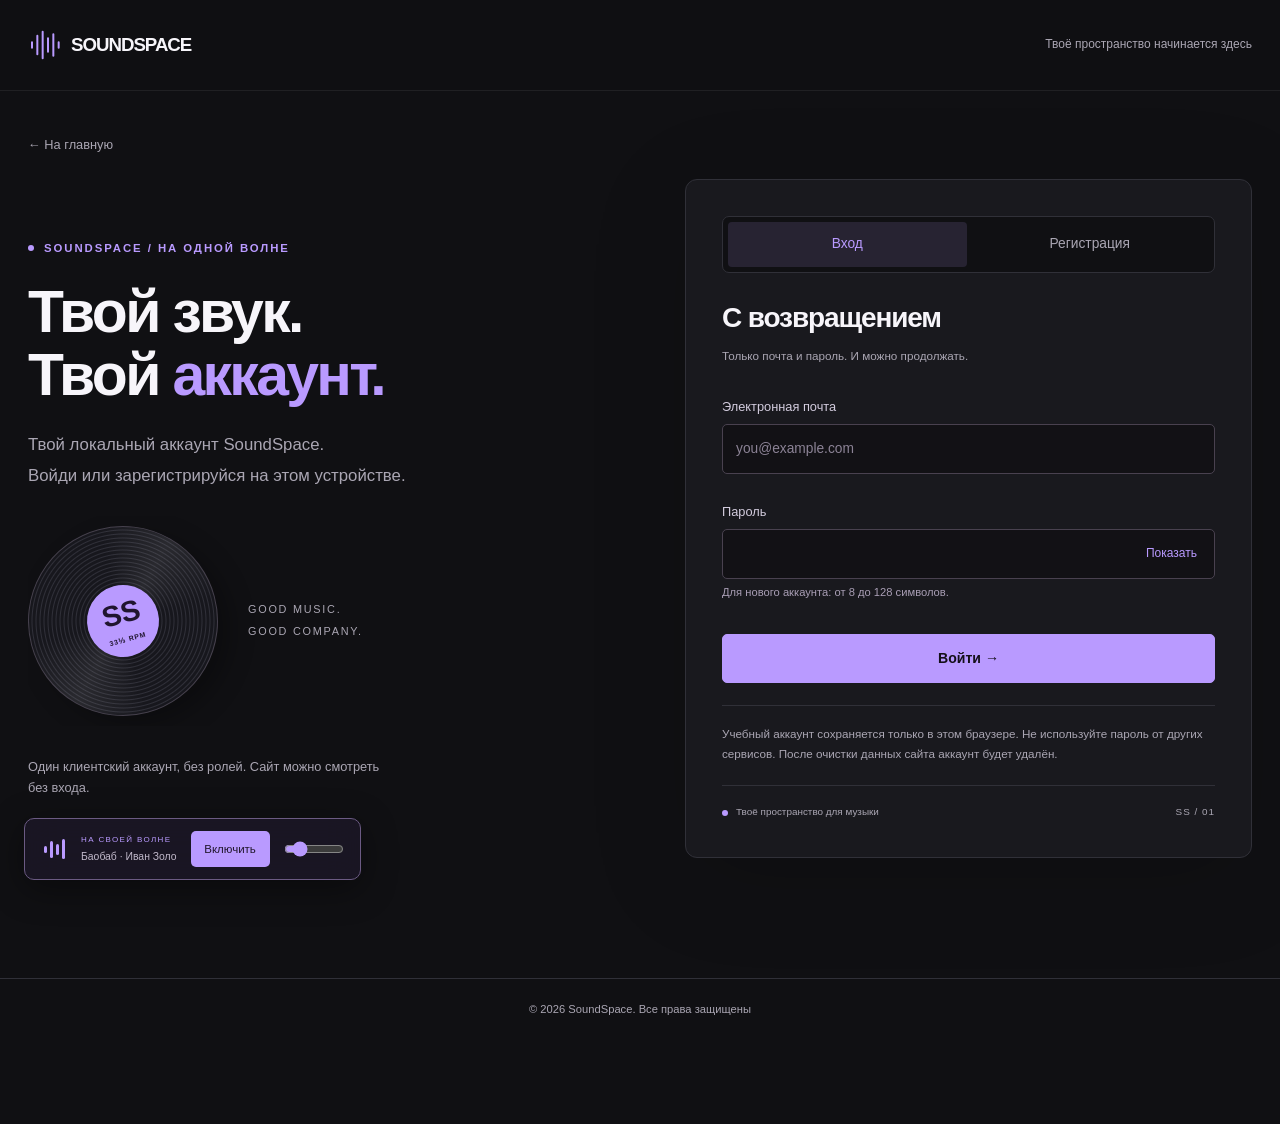
<file: auth.html>
<!DOCTYPE html>
<html lang="ru" data-bs-theme="dark">
  <head>
    <meta charset="UTF-8">
    <meta name="viewport" content="width=device-width, initial-scale=1">
    <meta name="description" content="Войдите или создайте аккаунт SoundSpace с помощью почты и пароля.">
    <meta name="theme-color" content="#101013">
    <title>Вход и регистрация — SoundSpace</title>
    <script src="assets/js/local-auth.js"></script>
    <link rel="icon" href="assets/images/favicon.svg" type="image/svg+xml">
    <link rel="stylesheet" href="assets/vendor/bootstrap/bootstrap.css">
    <link rel="stylesheet" href="assets/css/style.css?v=soundspace-features-1">
    <link rel="stylesheet" href="assets/css/features.css">
    <script src="assets/vendor/bootstrap/bootstrap.bundle.js" defer></script>
    <script src="assets/js/data.js" defer></script>
    <script src="assets/js/auth.js" defer></script>
    <script src="assets/js/site.js" defer></script>
    <script src="assets/js/main.js" defer></script>
  </head>
  <body class="auth-page">
    <a class="skip-link" href="#main">Перейти к содержимому</a>
    <header class="site-header"><nav class="navbar" aria-label="Вход в SoundSpace"><div class="container"><a class="navbar-brand" href="index.html" aria-label="SoundSpace — главная"><svg class="icon brand-mark" width="24" height="24" viewBox="0 0 24 24" fill="none" stroke="currentColor" stroke-width="1.5" stroke-linecap="round" stroke-linejoin="round" aria-hidden="true"><path d="M3 10v4M7 5v14M11 2v20M15 7v10M19 4v16M23 10v4"/></svg>SOUNDSPACE<span class="accent" aria-hidden="true"></span></a><span class="auth-header-caption">Твоё пространство начинается здесь</span></div></nav></header>
    <main id="main" tabindex="-1">
      <section class="account-section section">
        <div class="container">
          
          <a class="account-back" href="index.html">← На главную</a>
          <div class="account-layout">
            <div class="account-intro">
              <div class="eyebrow">SoundSpace / на одной волне</div>
              <h1>Твой звук.<br>Твой <span class="accent">аккаунт.</span></h1>
              <p class="lead-copy">Твой локальный аккаунт SoundSpace.<br>Войди или зарегистрируйся на этом устройстве.</p>
              <div class="account-art" aria-hidden="true"><div class="vinyl-record"><span>SS<span>33⅓ RPM</span></span></div><span class="record-caption">GOOD MUSIC.<br>GOOD COMPANY.</span></div>
              <p class="account-entry-note">Один клиентский аккаунт, без ролей. Сайт можно смотреть без входа.</p>
            </div>
            <div class="account-card">
              <div id="auth-panel">
                <div class="auth-tabs" role="group" aria-label="Вход или регистрация"><button type="button" data-auth-mode="login" aria-pressed="true" class="active">Вход</button><button type="button" data-auth-mode="register" aria-pressed="false">Регистрация</button></div>
                <h2 id="auth-form-title">С возвращением</h2>
                <p class="form-note">Только почта и пароль. И можно продолжать.</p>
                <form id="auth-form">
                  <div class="mb-4"><label class="form-label" for="auth-email">Электронная почта</label><input class="form-control" id="auth-email" name="email" type="email" required maxlength="100" autocomplete="email" placeholder="you@example.com"></div>
                  <div class="mb-3"><label class="form-label" for="auth-password">Пароль</label><div class="password-field"><input class="form-control" id="auth-password" name="password" type="password" required maxlength="256" autocomplete="current-password" aria-describedby="password-hint"><button id="password-toggle" type="button" aria-controls="auth-password" aria-pressed="false">Показать</button></div><div class="form-text" id="password-hint">Для нового аккаунта: от 8 до 128 символов.</div></div>
                  <div class="mb-4" id="confirm-field" hidden><label class="form-label" for="auth-confirm">Повторите пароль</label><input class="form-control" id="auth-confirm" name="confirm" type="password" maxlength="256" autocomplete="new-password" placeholder="Ещё раз, без опечаток"></div>
                  <p class="auth-feedback" id="auth-feedback" role="alert" hidden></p>
                  <button class="btn btn-primary w-100 mt-3" type="submit" id="auth-submit">Войти →</button>
                </form>
                <p class="local-account-note">Учебный аккаунт сохраняется только в этом браузере. Не используйте пароль от других сервисов. После очистки данных сайта аккаунт будет удалён.</p>
              </div>
              <div id="account-view" class="account-success" hidden>
                <span class="account-check" aria-hidden="true">✓</span><div class="eyebrow">Вы на своей волне</div>
                <h2 id="account-heading" tabindex="-1">Рады видеть!</h2><p id="account-email"></p>
                <a class="btn btn-primary w-100" href="wheel.html">К колесу скидок →</a>
                <a class="btn btn-outline-light w-100 mt-3" href="studios.html">Выбрать студию</a>
                <button class="text-button mt-4" type="button" id="logout-button">Выйти из аккаунта</button>
              </div>
              <div class="card-signoff"><span class="status-dot"></span> Твоё пространство для музыки <span>SS / 01</span></div>
            </div>
          </div>
        </div>
      </section>
    </main>
    <footer class="site-footer auth-footer"><div class="container"><span>© 2026 SoundSpace. Все права защищены</span></div>
    </footer>
    <aside class="music-dock" aria-label="Фоновая музыка">
      <div class="music-equalizer" aria-hidden="true"><i></i><i></i><i></i><i></i></div>
      <div class="music-info"><span>НА СВОЕЙ ВОЛНЕ</span><small id="music-status" role="status">Баобаб · Иван Золо</small></div>
      <button type="button" id="music-toggle" class="music-toggle" aria-pressed="false" aria-controls="background-music"><span data-music-label>Включить</span></button>
      <label class="music-volume-label" for="music-volume"><span class="visually-hidden">Громкость фоновой музыки</span><input id="music-volume" type="range" min="0" max="100" value="20" aria-label="Громкость фоновой музыки"></label>
      <audio id="background-music" preload="none" loop><source src="assets/audio/ivan-zolo-baobab.mp3" type="audio/mpeg"></audio>
    </aside>
    <noscript><p class="container site-note">Включите JavaScript для входа, регистрации и колеса скидок.</p></noscript>
  </body>
</html>
</file>
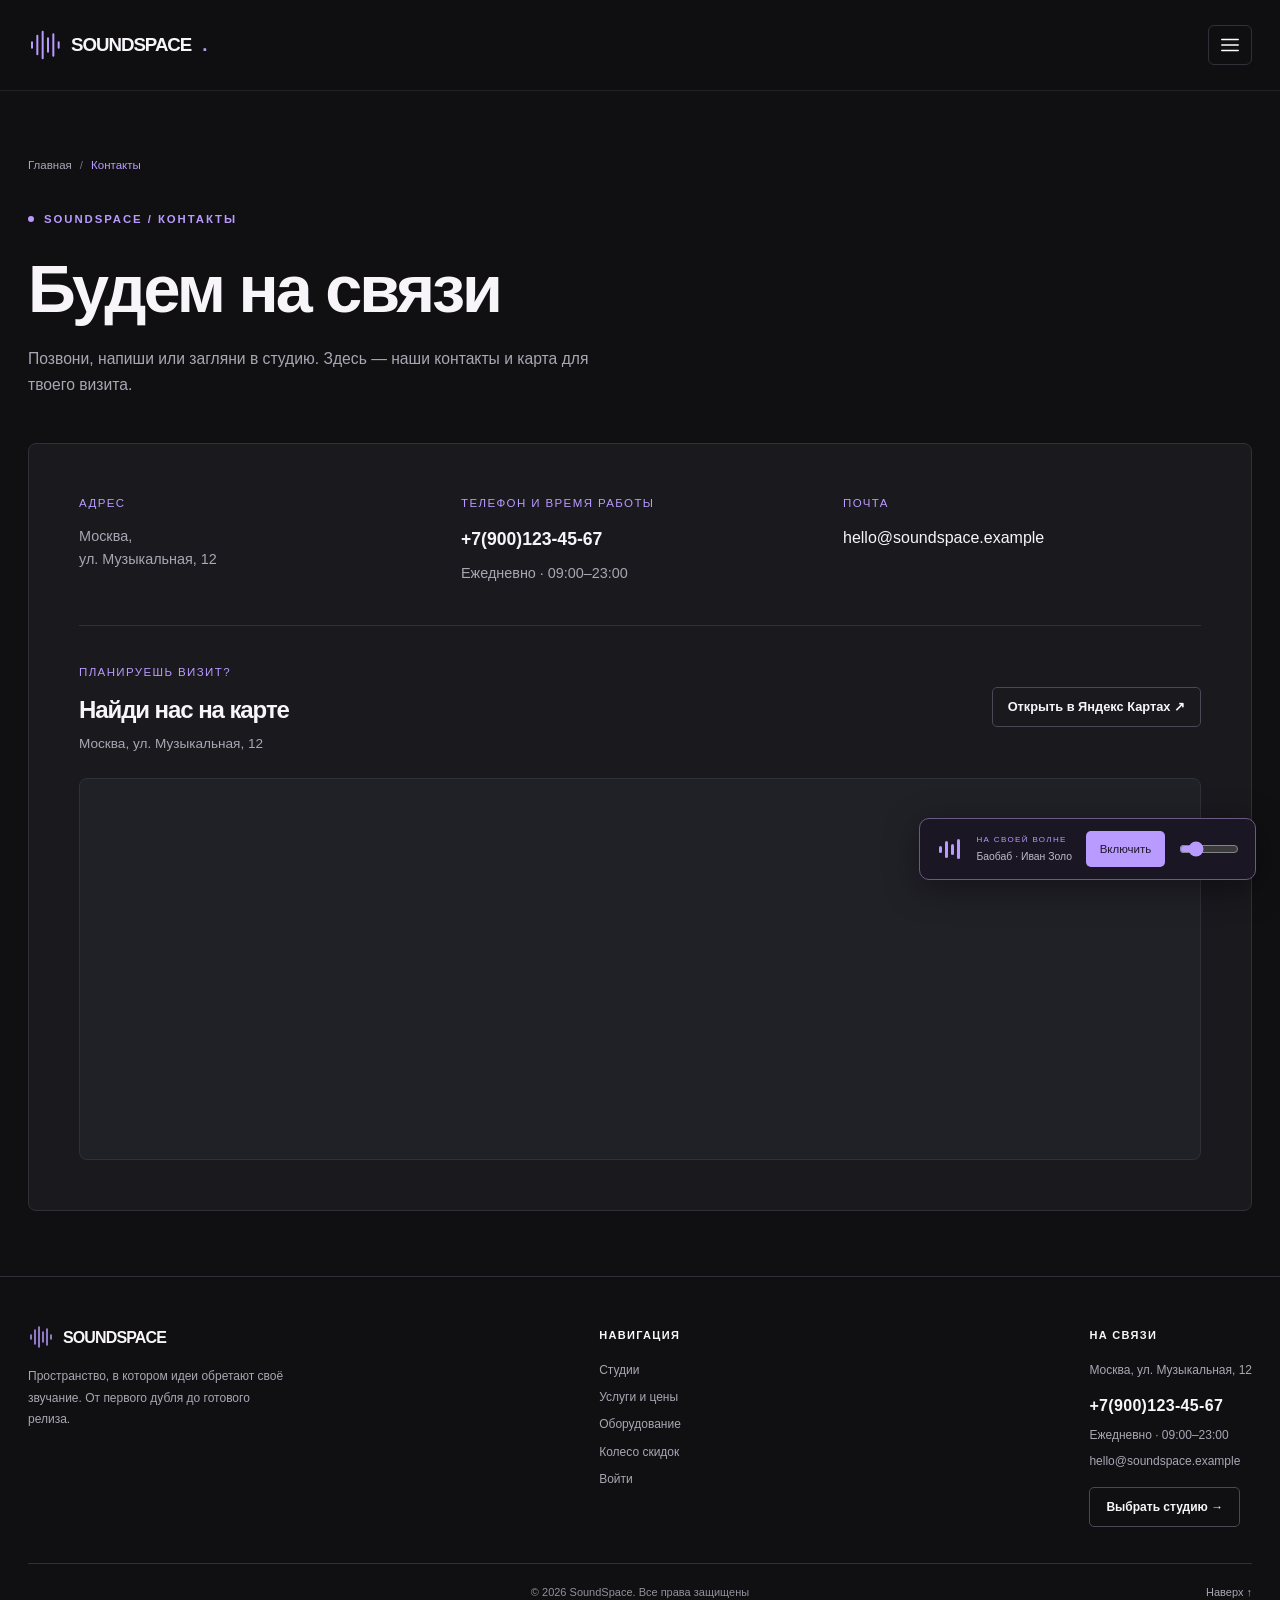
<file: contacts.html>
<!DOCTYPE html>
<html lang="ru" data-bs-theme="dark">
  <head>
    <meta charset="UTF-8">
    <meta name="viewport" content="width=device-width, initial-scale=1">
    <meta name="description" content="Контакты SoundSpace: телефон, адрес, часы работы и расположение студии на Яндекс Карте.">
    <meta name="theme-color" content="#101013">
    <title>Контакты — SoundSpace</title>
    <script src="assets/js/local-auth.js"></script>
    <link rel="icon" href="assets/images/favicon.svg" type="image/svg+xml">
    <link rel="stylesheet" href="assets/vendor/bootstrap/bootstrap.css">
    <link rel="stylesheet" href="assets/css/style.css?v=soundspace-features-1">
    <link rel="stylesheet" href="assets/css/features.css">
    <script src="assets/vendor/bootstrap/bootstrap.bundle.js" defer></script>
    <script src="assets/js/data.js" defer></script>
    <script src="assets/js/auth.js" defer></script>
    <script src="assets/js/site.js" defer></script>
    <script src="assets/js/main.js" defer></script>
  </head>
  <body>
    <a class="skip-link" href="#main">Перейти к содержимому</a>
    <header class="site-header">
      <nav class="navbar navbar-expand-xxl" aria-label="Главная навигация">
        <div class="container">
          <a class="navbar-brand" href="index.html" aria-label="SoundSpace — главная"><svg class="icon brand-mark" width="24" height="24" viewBox="0 0 24 24" fill="none" stroke="currentColor" stroke-width="1.5" stroke-linecap="round" stroke-linejoin="round" aria-hidden="true"><path d="M3 10v4M7 5v14M11 2v20M15 7v10M19 4v16M23 10v4"/></svg>SOUNDSPACE<span class="accent" aria-hidden="true">.</span></a>
<button class="navbar-toggler" type="button" data-bs-toggle="collapse" data-bs-target="#main-nav" aria-controls="main-nav" aria-expanded="false" aria-label="Открыть меню"><svg class="icon " width="24" height="24" viewBox="0 0 24 24" fill="none" stroke="currentColor" stroke-width="1.5" stroke-linecap="round" stroke-linejoin="round" aria-hidden="true"><path d="M3 6h18M3 12h18M3 18h18"/></svg></button>
          <div class="collapse navbar-collapse" id="main-nav">
            <ul class="navbar-nav">
              <li class="nav-item">
                <a class="nav-link" href="index.html">Главная</a>
              </li>
              <li class="nav-item">
                <a class="nav-link "  href="studios.html">Студии</a>
              </li>
              <li class="nav-item">
                <a class="nav-link "  href="services.html">Услуги и цены</a>
              </li>
              <li class="nav-item">
                <a class="nav-link "  href="equipment.html">Оборудование</a>
              </li>
              <li class="nav-item">
                <a class="nav-link active" aria-current="page" href="contacts.html">Контакты</a>
              </li>
              <li class="nav-item"><a class="nav-link" href="wheel.html">Колесо скидок</a></li>
            </ul>
            <div class="nav-actions">
              <a class="nav-account" data-account-link href="auth.html">Войти</a>
              <a class="nav-phone" href="tel:+79001234567">+7(900)123-45-67</a>
              <a class="btn btn-outline-light nav-book" href="studios.html#studios">Выбрать студию <svg class="icon " width="24" height="24" viewBox="0 0 24 24" fill="none" stroke="currentColor" stroke-width="1.5" stroke-linecap="round" stroke-linejoin="round" aria-hidden="true"><path d="M6 18 18 6M6 6h12v12"/></svg></a>
            </div>
          </div>
        </div>
      </nav>
    </header>
    <main id="main" tabindex="-1">
      <section class="page-heading">
        <div class="container">
          <nav aria-label="Хлебные крошки">
            <ol class="breadcrumb">
              <li class="breadcrumb-item"><a href="index.html">Главная</a></li>
              <li class="breadcrumb-item active" aria-current="page">Контакты</li>
            </ol>
          </nav>
          <div class="eyebrow">SoundSpace / контакты</div>
          <h1>Будем на связи</h1>
          <p class="page-intro">Позвони, напиши или загляни в студию. Здесь — наши контакты и карта для твоего визита.</p>
        </div>
      </section>
      <section class="section-sm pt-0" aria-label="Контактная информация">
        <div class="container">
          <div class="contact-panel">
            <div class="row g-4 contact-info">
              <div class="col-md-4">
                <span class="small-label">Адрес</span>
                <p>Москва,<br>ул. Музыкальная, 12</p>
              </div>
              <div class="col-md-4">
                <span class="small-label">Телефон и время работы</span>
                <a class="contact-phone" href="tel:+79001234567">+7(900)123-45-67</a>
                <p class="mt-2">Ежедневно · 09:00–23:00</p>
              </div>
              <div class="col-md-4">
                <span class="small-label">Почта</span>
                <a href="mailto:hello@soundspace.example">hello@soundspace.example</a>
              </div>
            </div>
            <div class="contact-map" id="studio-map" role="region" aria-labelledby="studio-map-heading">
              <div class="contact-map-heading">
                <div>
                  <span class="small-label accent">Планируешь визит?</span>
                  <h2 id="studio-map-heading">Найди нас на карте</h2>
                  <p>Москва, ул. Музыкальная, 12</p>
                </div>
                <a class="btn btn-outline-light btn-sm" href="https://yandex.ru/maps/?mode=search&amp;text=%D0%9C%D0%BE%D1%81%D0%BA%D0%B2%D0%B0%2C%20%D1%83%D0%BB.%20%D0%9C%D1%83%D0%B7%D1%8B%D0%BA%D0%B0%D0%BB%D1%8C%D0%BD%D0%B0%D1%8F%2C%2012" target="_blank" rel="noopener noreferrer">Открыть в Яндекс Картах ↗</a>
              </div>
              <div class="contact-map-frame">
                <iframe src="https://yandex.ru/map-widget/v1/?mode=search&amp;text=%D0%9C%D0%BE%D1%81%D0%BA%D0%B2%D0%B0%2C%20%D1%83%D0%BB.%20%D0%9C%D1%83%D0%B7%D1%8B%D0%BA%D0%B0%D0%BB%D1%8C%D0%BD%D0%B0%D1%8F%2C%2012&amp;lang=ru_RU" title="Яндекс Карта: Москва, ул. Музыкальная, 12" width="1120" height="380" loading="lazy" referrerpolicy="strict-origin-when-cross-origin" allowfullscreen></iframe>
              </div>
            </div>
          </div>
        </div>
      </section>
    </main>
    <footer class="site-footer">
      <div class="container">
        <div class="footer-top">
          <div class="footer-brand">
            <a class="navbar-brand" href="index.html" aria-label="SoundSpace — главная"><svg class="icon brand-mark" width="24" height="24" viewBox="0 0 24 24" fill="none" stroke="currentColor" stroke-width="1.5" stroke-linecap="round" stroke-linejoin="round" aria-hidden="true"><path d="M3 10v4M7 5v14M11 2v20M15 7v10M19 4v16M23 10v4"/></svg>SOUNDSPACE<span class="accent" aria-hidden="true"></span></a>
            <p class="footer-description">
              Пространство, в котором идеи обретают своё звучание. От первого дубля до готового релиза.
            </p>
          </div>
          <nav class="footer-column footer-nav" aria-label="Навигация в подвале">
            <h2 class="footer-heading">Навигация</h2>
            <ul class="footer-links">
              <li><a href="studios.html">Студии</a></li>
              <li><a href="services.html">Услуги и цены</a></li>
              <li><a href="equipment.html">Оборудование</a></li>
              <li><a href="wheel.html">Колесо скидок</a></li>
              <li><a href="auth.html" data-account-link>Войти</a></li>
            </ul>
          </nav>
          <div class="footer-column footer-contact-column">
            <h2 class="footer-heading">На связи</h2>
            <address class="footer-contacts">
              <a href="contacts.html#studio-map">Москва, ул. Музыкальная, 12</a>
              <a class="footer-phone" href="tel:+79001234567">+7(900)123-45-67</a>
              <span class="footer-hours">Ежедневно · 09:00–23:00</span>
              <a href="mailto:hello@soundspace.example">hello@soundspace.example</a>
            </address>
            <a class="btn btn-outline-light btn-sm footer-book" href="studios.html#studios">Выбрать студию →</a>
          </div>
        </div>
        <div class="footer-bottom">
          <span class="footer-copyright">© 2026 SoundSpace. Все права защищены</span><a class="muted" href="#main">Наверх ↑</a>
        </div>
      </div>
    </footer>
    <aside class="music-dock" aria-label="Фоновая музыка">
      <div class="music-equalizer" aria-hidden="true"><i></i><i></i><i></i><i></i></div>
      <div class="music-info"><span>НА СВОЕЙ ВОЛНЕ</span><small id="music-status" role="status">Баобаб · Иван Золо</small></div>
      <button type="button" id="music-toggle" class="music-toggle" aria-pressed="false" aria-controls="background-music"><span data-music-label>Включить</span></button>
      <label class="music-volume-label" for="music-volume"><span class="visually-hidden">Громкость фоновой музыки</span><input id="music-volume" type="range" min="0" max="100" value="20" aria-label="Громкость фоновой музыки"></label>
      <audio id="background-music" preload="none" loop><source src="assets/audio/ivan-zolo-baobab.mp3" type="audio/mpeg"></audio>
    </aside>
  </body>
</html>
</file>
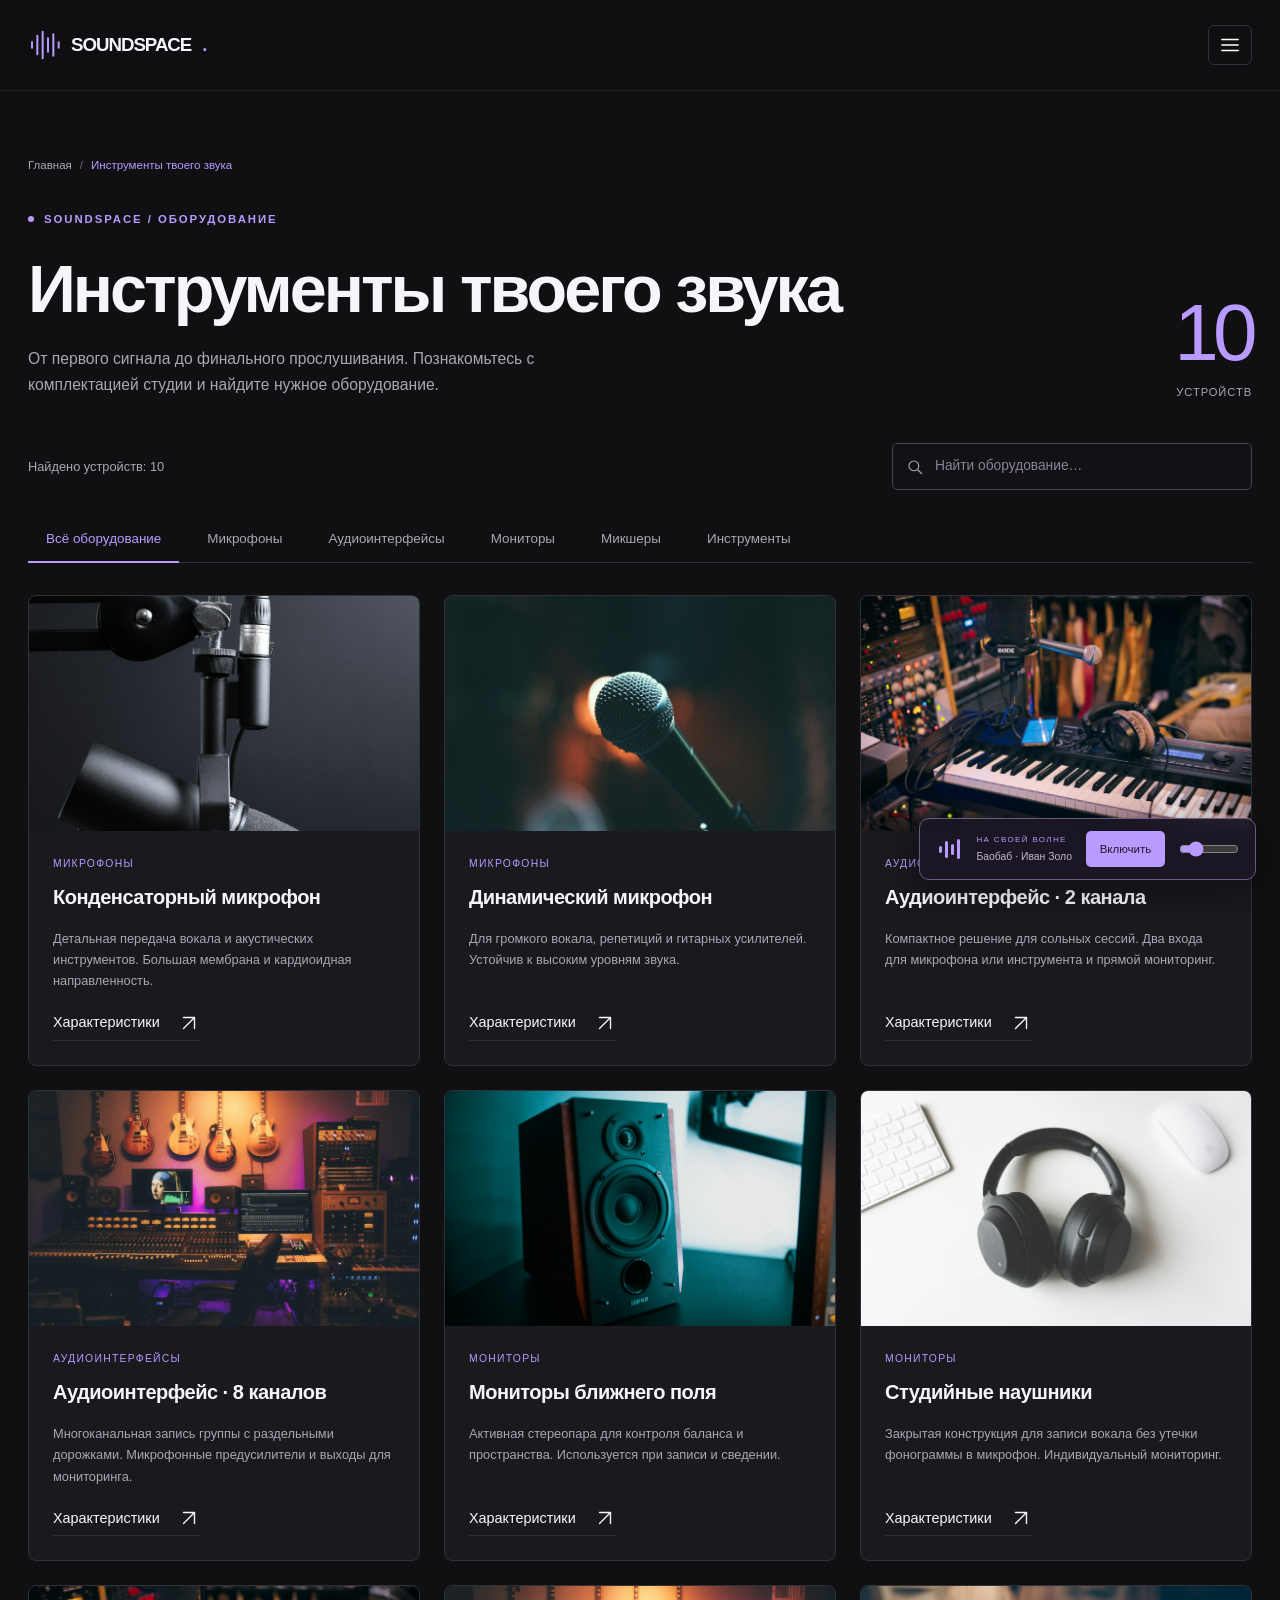
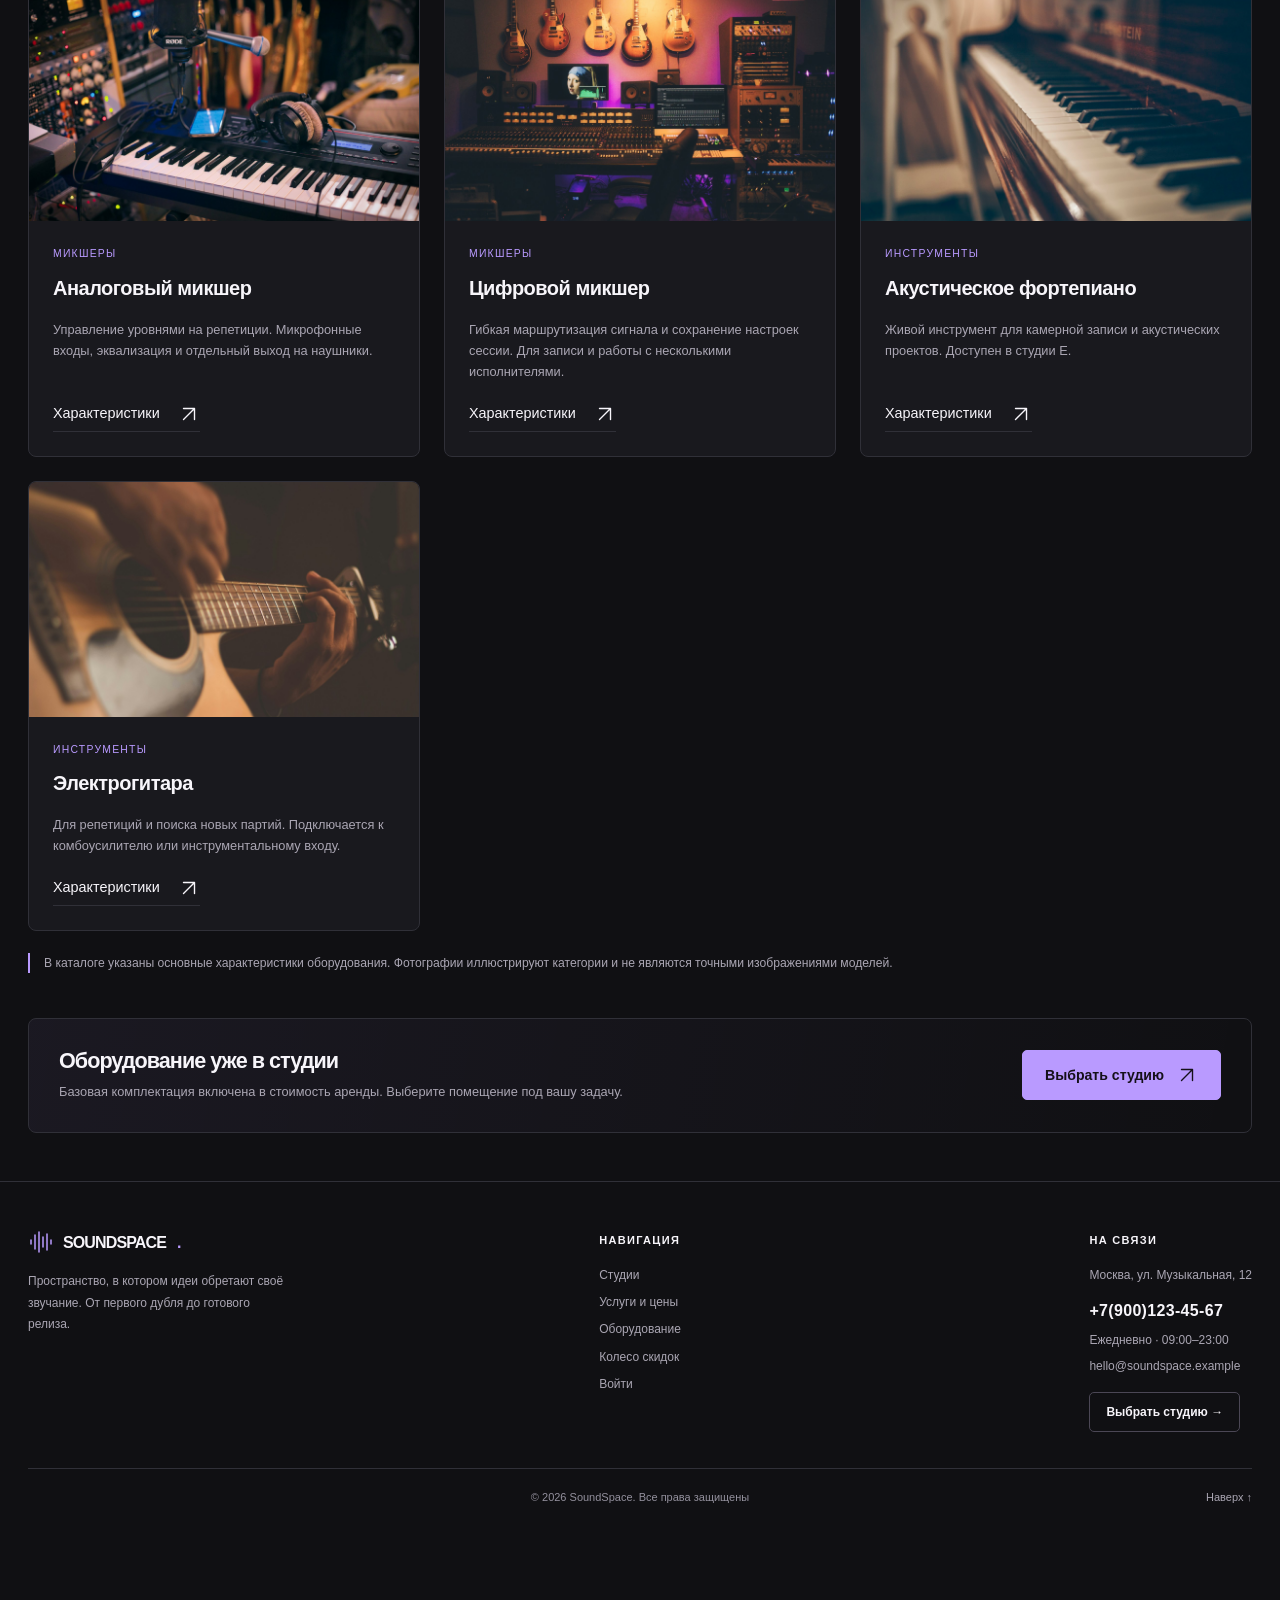
<file: equipment.html>
<!DOCTYPE html>
<html lang="ru" data-bs-theme="dark">
  <head>
    <meta charset="UTF-8">
    <meta name="viewport" content="width=device-width, initial-scale=1">
    <meta name="description" content="Оборудование SoundSpace: микрофоны, аудиоинтерфейсы, мониторы, микшеры и инструменты. Каталог с поиском и характеристиками.">
    <meta name="theme-color" content="#101013">
    <title>Оборудование — SoundSpace</title>
    <script src="assets/js/local-auth.js"></script>
    <link rel="icon" href="assets/images/favicon.svg" type="image/svg+xml">
    <link rel="stylesheet" href="assets/vendor/bootstrap/bootstrap.css">
    <link rel="stylesheet" href="assets/css/style.css?v=soundspace-features-1">
    <link rel="stylesheet" href="assets/css/features.css">
    <script src="assets/vendor/bootstrap/bootstrap.bundle.js" defer></script>
    <script src="assets/js/data.js" defer></script>
    <script src="assets/js/auth.js" defer></script>
    <script src="assets/js/site.js" defer></script>
    <script src="assets/js/main.js" defer></script>
  </head>
  <body>
    <a class="skip-link" href="#main">Перейти к содержимому</a>
    <header class="site-header">
      <nav class="navbar navbar-expand-xxl" aria-label="Главная навигация">
        <div class="container">
          <a class="navbar-brand" href="index.html" aria-label="SoundSpace — главная"><svg class="icon brand-mark" width="24" height="24" viewBox="0 0 24 24" fill="none" stroke="currentColor" stroke-width="1.5" stroke-linecap="round" stroke-linejoin="round" aria-hidden="true"><path d="M3 10v4M7 5v14M11 2v20M15 7v10M19 4v16M23 10v4"/></svg>SOUNDSPACE<span class="accent" aria-hidden="true">.</span></a>
<button class="navbar-toggler" type="button" data-bs-toggle="collapse" data-bs-target="#main-nav" aria-controls="main-nav" aria-expanded="false" aria-label="Открыть меню"><svg class="icon " width="24" height="24" viewBox="0 0 24 24" fill="none" stroke="currentColor" stroke-width="1.5" stroke-linecap="round" stroke-linejoin="round" aria-hidden="true"><path d="M3 6h18M3 12h18M3 18h18"/></svg></button>
          <div class="collapse navbar-collapse" id="main-nav">
            <ul class="navbar-nav">
              <li class="nav-item">
                <a class="nav-link "  href="index.html">Главная</a>
              </li>
              <li class="nav-item">
                <a class="nav-link "  href="studios.html">Студии</a>
              </li>
              <li class="nav-item">
                <a class="nav-link "  href="services.html">Услуги и цены</a>
              </li>
              <li class="nav-item">
                <a class="nav-link active" aria-current="page" href="equipment.html">Оборудование</a>
              </li>
              <li class="nav-item">
                <a class="nav-link" href="contacts.html">Контакты</a>
              </li>
              <li class="nav-item"><a class="nav-link" href="wheel.html">Колесо скидок</a></li>
            </ul>
            <div class="nav-actions">
              <a class="nav-account" data-account-link href="auth.html">Войти</a>
              <a class="nav-phone" href="tel:+79001234567">+7(900)123-45-67</a>
              <a class="btn btn-outline-light nav-book" href="studios.html#studios">Выбрать студию <svg class="icon " width="24" height="24" viewBox="0 0 24 24" fill="none" stroke="currentColor" stroke-width="1.5" stroke-linecap="round" stroke-linejoin="round" aria-hidden="true"><path d="M6 18 18 6M6 6h12v12"/></svg></a>
            </div>
          </div>
        </div>
      </nav>
    </header>
    <main id="main" tabindex="-1">
      <section class="page-heading">
        <div class="container">
          <nav aria-label="Хлебные крошки">
            <ol class="breadcrumb">
              <li class="breadcrumb-item">
                <a href="index.html">Главная</a>
              </li>
              <li class="breadcrumb-item active" aria-current="page">
                Инструменты твоего звука
              </li>
            </ol>
          </nav>
          <div class="row align-items-end">
            <div class="col-lg-9">
              <div class="eyebrow">
                SoundSpace / Оборудование
              </div>
              <h1>
                Инструменты твоего звука
              </h1>
              <p class="page-intro">
                От первого сигнала до финального прослушивания. Познакомьтесь с комплектацией студии и найдите нужное оборудование.
              </p>
            </div>
            <div class="col-lg-3 text-end d-none d-lg-block">
              <div class="page-count">
                10<span>устройств</span>
              </div>
            </div>
          </div>
        </div>
      </section>
      <section class="pb-5">
        <div class="container">
          <h2 class="visually-hidden">
            Каталог оборудования
          </h2>
          <div class="equipment-toolbar">
            <span class="result-count" id="equipment-count" role="status">Найдено устройств: 10</span>
            <div class="search-box">
              <svg class="icon " width="24" height="24" viewBox="0 0 24 24" fill="none" stroke="currentColor" stroke-width="1.5" stroke-linecap="round" stroke-linejoin="round" aria-hidden="true"><circle cx="10.5" cy="10.5" r="6.5"/><path d="m16 16 5 5"/></svg><label for="equipment-search" class="visually-hidden">Поиск оборудования</label><input class="form-control" type="search" id="equipment-search" placeholder="Найти оборудование…" autocomplete="off">
            </div>
          </div>
          <ul class="nav nav-tabs" id="equipment-tabs" role="tablist" aria-label="Категории оборудования">
            <li class="nav-item" role="presentation">
              <button class="nav-link active" id="gear-tab-all" data-bs-toggle="tab" data-bs-target="#gear-pane-all" type="button" role="tab" aria-controls="gear-pane-all" aria-selected="true">Всё оборудование</button>
            </li>
            <li class="nav-item" role="presentation">
              <button class="nav-link " id="gear-tab-microphones" data-bs-toggle="tab" data-bs-target="#gear-pane-microphones" type="button" role="tab" aria-controls="gear-pane-microphones" aria-selected="false">Микрофоны</button>
            </li>
            <li class="nav-item" role="presentation">
              <button class="nav-link " id="gear-tab-interfaces" data-bs-toggle="tab" data-bs-target="#gear-pane-interfaces" type="button" role="tab" aria-controls="gear-pane-interfaces" aria-selected="false">Аудиоинтерфейсы</button>
            </li>
            <li class="nav-item" role="presentation">
              <button class="nav-link " id="gear-tab-monitors" data-bs-toggle="tab" data-bs-target="#gear-pane-monitors" type="button" role="tab" aria-controls="gear-pane-monitors" aria-selected="false">Мониторы</button>
            </li>
            <li class="nav-item" role="presentation">
              <button class="nav-link " id="gear-tab-mixers" data-bs-toggle="tab" data-bs-target="#gear-pane-mixers" type="button" role="tab" aria-controls="gear-pane-mixers" aria-selected="false">Микшеры</button>
            </li>
            <li class="nav-item" role="presentation">
              <button class="nav-link " id="gear-tab-instruments" data-bs-toggle="tab" data-bs-target="#gear-pane-instruments" type="button" role="tab" aria-controls="gear-pane-instruments" aria-selected="false">Инструменты</button>
            </li>
          </ul>
          <div class="tab-content" id="equipment-content">
            <div class="tab-pane fade show active" id="gear-pane-all" role="tabpanel" aria-labelledby="gear-tab-all" tabindex="0">
              <div class="row g-4">
                <div class="col-md-6 col-xl-4 equipment-item" data-search="конденсаторный микрофон микрофоны детальная передача вокала и акустических инструментов. большая мембрана и кардиоидная направленность.">
                  <article class="card gear-card">
                    <img src="assets/images/microphone.jpg" alt="Конденсаторный микрофон: иллюстрация категории" width="800" height="533" loading="lazy">
                    <div class="gear-body">
                      <span class="gear-category">Микрофоны</span>
                      <h3>
                        Конденсаторный микрофон
                      </h3>
                      <p>
                        Детальная передача вокала и акустических инструментов. Большая мембрана и кардиоидная направленность.
                      </p>
                      <button class="arrow-link btn-detail" type="button" data-bs-toggle="modal" data-bs-target="#equipment-modal" data-gear="condenser" aria-label="Подробнее: Конденсаторный микрофон">Характеристики <svg class="icon " width="24" height="24" viewBox="0 0 24 24" fill="none" stroke="currentColor" stroke-width="1.5" stroke-linecap="round" stroke-linejoin="round" aria-hidden="true"><path d="M6 18 18 6M6 6h12v12"/></svg></button>
                    </div>
                  </article>
                </div>
                <div class="col-md-6 col-xl-4 equipment-item" data-search="динамический микрофон микрофоны для громкого вокала, репетиций и гитарных усилителей. устойчив к высоким уровням звука.">
                  <article class="card gear-card">
                    <img src="assets/images/studio-c.jpg" alt="Динамический микрофон: иллюстрация категории" width="800" height="533" loading="lazy">
                    <div class="gear-body">
                      <span class="gear-category">Микрофоны</span>
                      <h3>
                        Динамический микрофон
                      </h3>
                      <p>
                        Для громкого вокала, репетиций и гитарных усилителей. Устойчив к высоким уровням звука.
                      </p>
                      <button class="arrow-link btn-detail" type="button" data-bs-toggle="modal" data-bs-target="#equipment-modal" data-gear="dynamic" aria-label="Подробнее: Динамический микрофон">Характеристики <svg class="icon " width="24" height="24" viewBox="0 0 24 24" fill="none" stroke="currentColor" stroke-width="1.5" stroke-linecap="round" stroke-linejoin="round" aria-hidden="true"><path d="M6 18 18 6M6 6h12v12"/></svg></button>
                    </div>
                  </article>
                </div>
                <div class="col-md-6 col-xl-4 equipment-item" data-search="аудиоинтерфейс · 2 канала аудиоинтерфейсы компактное решение для сольных сессий. два входа для микрофона или инструмента и прямой мониторинг.">
                  <article class="card gear-card">
                    <img src="assets/images/studio-b.jpg" alt="Аудиоинтерфейс · 2 канала: иллюстрация категории" width="800" height="533" loading="lazy">
                    <div class="gear-body">
                      <span class="gear-category">Аудиоинтерфейсы</span>
                      <h3>
                        Аудиоинтерфейс · 2 канала
                      </h3>
                      <p>
                        Компактное решение для сольных сессий. Два входа для микрофона или инструмента и прямой мониторинг.
                      </p>
                      <button class="arrow-link btn-detail" type="button" data-bs-toggle="modal" data-bs-target="#equipment-modal" data-gear="interface2" aria-label="Подробнее: Аудиоинтерфейс · 2 канала">Характеристики <svg class="icon " width="24" height="24" viewBox="0 0 24 24" fill="none" stroke="currentColor" stroke-width="1.5" stroke-linecap="round" stroke-linejoin="round" aria-hidden="true"><path d="M6 18 18 6M6 6h12v12"/></svg></button>
                    </div>
                  </article>
                </div>
                <div class="col-md-6 col-xl-4 equipment-item" data-search="аудиоинтерфейс · 8 каналов аудиоинтерфейсы многоканальная запись группы с раздельными дорожками. микрофонные предусилители и выходы для мониторинга.">
                  <article class="card gear-card">
                    <img src="assets/images/studio-a.jpg" alt="Аудиоинтерфейс · 8 каналов: иллюстрация категории" width="800" height="533" loading="lazy">
                    <div class="gear-body">
                      <span class="gear-category">Аудиоинтерфейсы</span>
                      <h3>
                        Аудиоинтерфейс · 8 каналов
                      </h3>
                      <p>
                        Многоканальная запись группы с раздельными дорожками. Микрофонные предусилители и выходы для мониторинга.
                      </p>
                      <button class="arrow-link btn-detail" type="button" data-bs-toggle="modal" data-bs-target="#equipment-modal" data-gear="interface8" aria-label="Подробнее: Аудиоинтерфейс · 8 каналов">Характеристики <svg class="icon " width="24" height="24" viewBox="0 0 24 24" fill="none" stroke="currentColor" stroke-width="1.5" stroke-linecap="round" stroke-linejoin="round" aria-hidden="true"><path d="M6 18 18 6M6 6h12v12"/></svg></button>
                    </div>
                  </article>
                </div>
                <div class="col-md-6 col-xl-4 equipment-item" data-search="мониторы ближнего поля мониторы активная стереопара для контроля баланса и пространства. используется при записи и сведении.">
                  <article class="card gear-card">
                    <img src="assets/images/monitors.jpg" alt="Мониторы ближнего поля: иллюстрация категории" width="800" height="533" loading="lazy">
                    <div class="gear-body">
                      <span class="gear-category">Мониторы</span>
                      <h3>
                        Мониторы ближнего поля
                      </h3>
                      <p>
                        Активная стереопара для контроля баланса и пространства. Используется при записи и сведении.
                      </p>
                      <button class="arrow-link btn-detail" type="button" data-bs-toggle="modal" data-bs-target="#equipment-modal" data-gear="nearfield" aria-label="Подробнее: Мониторы ближнего поля">Характеристики <svg class="icon " width="24" height="24" viewBox="0 0 24 24" fill="none" stroke="currentColor" stroke-width="1.5" stroke-linecap="round" stroke-linejoin="round" aria-hidden="true"><path d="M6 18 18 6M6 6h12v12"/></svg></button>
                    </div>
                  </article>
                </div>
                <div class="col-md-6 col-xl-4 equipment-item" data-search="студийные наушники мониторы закрытая конструкция для записи вокала без утечки фонограммы в микрофон. индивидуальный мониторинг.">
                  <article class="card gear-card">
                    <img src="assets/images/headphones.jpg" alt="Студийные наушники: иллюстрация категории" width="800" height="533" loading="lazy">
                    <div class="gear-body">
                      <span class="gear-category">Мониторы</span>
                      <h3>
                        Студийные наушники
                      </h3>
                      <p>
                        Закрытая конструкция для записи вокала без утечки фонограммы в микрофон. Индивидуальный мониторинг.
                      </p>
                      <button class="arrow-link btn-detail" type="button" data-bs-toggle="modal" data-bs-target="#equipment-modal" data-gear="headphones" aria-label="Подробнее: Студийные наушники">Характеристики <svg class="icon " width="24" height="24" viewBox="0 0 24 24" fill="none" stroke="currentColor" stroke-width="1.5" stroke-linecap="round" stroke-linejoin="round" aria-hidden="true"><path d="M6 18 18 6M6 6h12v12"/></svg></button>
                    </div>
                  </article>
                </div>
                <div class="col-md-6 col-xl-4 equipment-item" data-search="аналоговый микшер микшеры управление уровнями на репетиции. микрофонные входы, эквализация и отдельный выход на наушники.">
                  <article class="card gear-card">
                    <img src="assets/images/studio-b.jpg" alt="Аналоговый микшер: иллюстрация категории" width="800" height="533" loading="lazy">
                    <div class="gear-body">
                      <span class="gear-category">Микшеры</span>
                      <h3>
                        Аналоговый микшер
                      </h3>
                      <p>
                        Управление уровнями на репетиции. Микрофонные входы, эквализация и отдельный выход на наушники.
                      </p>
                      <button class="arrow-link btn-detail" type="button" data-bs-toggle="modal" data-bs-target="#equipment-modal" data-gear="analog" aria-label="Подробнее: Аналоговый микшер">Характеристики <svg class="icon " width="24" height="24" viewBox="0 0 24 24" fill="none" stroke="currentColor" stroke-width="1.5" stroke-linecap="round" stroke-linejoin="round" aria-hidden="true"><path d="M6 18 18 6M6 6h12v12"/></svg></button>
                    </div>
                  </article>
                </div>
                <div class="col-md-6 col-xl-4 equipment-item" data-search="цифровой микшер микшеры гибкая маршрутизация сигнала и сохранение настроек сессии. для записи и работы с несколькими исполнителями.">
                  <article class="card gear-card">
                    <img src="assets/images/studio-a.jpg" alt="Цифровой микшер: иллюстрация категории" width="800" height="533" loading="lazy">
                    <div class="gear-body">
                      <span class="gear-category">Микшеры</span>
                      <h3>
                        Цифровой микшер
                      </h3>
                      <p>
                        Гибкая маршрутизация сигнала и сохранение настроек сессии. Для записи и работы с несколькими исполнителями.
                      </p>
                      <button class="arrow-link btn-detail" type="button" data-bs-toggle="modal" data-bs-target="#equipment-modal" data-gear="digital" aria-label="Подробнее: Цифровой микшер">Характеристики <svg class="icon " width="24" height="24" viewBox="0 0 24 24" fill="none" stroke="currentColor" stroke-width="1.5" stroke-linecap="round" stroke-linejoin="round" aria-hidden="true"><path d="M6 18 18 6M6 6h12v12"/></svg></button>
                    </div>
                  </article>
                </div>
                <div class="col-md-6 col-xl-4 equipment-item" data-search="акустическое фортепиано инструменты живой инструмент для камерной записи и акустических проектов. доступен в студии e.">
                  <article class="card gear-card">
                    <img src="assets/images/studio-e.jpg" alt="Акустическое фортепиано: иллюстрация категории" width="800" height="533" loading="lazy">
                    <div class="gear-body">
                      <span class="gear-category">Инструменты</span>
                      <h3>
                        Акустическое фортепиано
                      </h3>
                      <p>
                        Живой инструмент для камерной записи и акустических проектов. Доступен в студии E.
                      </p>
                      <button class="arrow-link btn-detail" type="button" data-bs-toggle="modal" data-bs-target="#equipment-modal" data-gear="piano" aria-label="Подробнее: Акустическое фортепиано">Характеристики <svg class="icon " width="24" height="24" viewBox="0 0 24 24" fill="none" stroke="currentColor" stroke-width="1.5" stroke-linecap="round" stroke-linejoin="round" aria-hidden="true"><path d="M6 18 18 6M6 6h12v12"/></svg></button>
                    </div>
                  </article>
                </div>
                <div class="col-md-6 col-xl-4 equipment-item" data-search="электрогитара инструменты для репетиций и поиска новых партий. подключается к комбоусилителю или инструментальному входу.">
                  <article class="card gear-card">
                    <img src="assets/images/studio-f.jpg" alt="Электрогитара: иллюстрация категории" width="800" height="533" loading="lazy">
                    <div class="gear-body">
                      <span class="gear-category">Инструменты</span>
                      <h3>
                        Электрогитара
                      </h3>
                      <p>
                        Для репетиций и поиска новых партий. Подключается к комбоусилителю или инструментальному входу.
                      </p>
                      <button class="arrow-link btn-detail" type="button" data-bs-toggle="modal" data-bs-target="#equipment-modal" data-gear="guitar" aria-label="Подробнее: Электрогитара">Характеристики <svg class="icon " width="24" height="24" viewBox="0 0 24 24" fill="none" stroke="currentColor" stroke-width="1.5" stroke-linecap="round" stroke-linejoin="round" aria-hidden="true"><path d="M6 18 18 6M6 6h12v12"/></svg></button>
                    </div>
                  </article>
                </div>
              </div>
            </div>
            <div class="tab-pane fade " id="gear-pane-microphones" role="tabpanel" aria-labelledby="gear-tab-microphones" tabindex="0">
              <div class="row g-4">
                <div class="col-md-6 col-xl-4 equipment-item" data-search="конденсаторный микрофон микрофоны детальная передача вокала и акустических инструментов. большая мембрана и кардиоидная направленность.">
                  <article class="card gear-card">
                    <img src="assets/images/microphone.jpg" alt="Конденсаторный микрофон: иллюстрация категории" width="800" height="533" loading="lazy">
                    <div class="gear-body">
                      <span class="gear-category">Микрофоны</span>
                      <h3>
                        Конденсаторный микрофон
                      </h3>
                      <p>
                        Детальная передача вокала и акустических инструментов. Большая мембрана и кардиоидная направленность.
                      </p>
                      <button class="arrow-link btn-detail" type="button" data-bs-toggle="modal" data-bs-target="#equipment-modal" data-gear="condenser" aria-label="Подробнее: Конденсаторный микрофон">Характеристики <svg class="icon " width="24" height="24" viewBox="0 0 24 24" fill="none" stroke="currentColor" stroke-width="1.5" stroke-linecap="round" stroke-linejoin="round" aria-hidden="true"><path d="M6 18 18 6M6 6h12v12"/></svg></button>
                    </div>
                  </article>
                </div>
                <div class="col-md-6 col-xl-4 equipment-item" data-search="динамический микрофон микрофоны для громкого вокала, репетиций и гитарных усилителей. устойчив к высоким уровням звука.">
                  <article class="card gear-card">
                    <img src="assets/images/studio-c.jpg" alt="Динамический микрофон: иллюстрация категории" width="800" height="533" loading="lazy">
                    <div class="gear-body">
                      <span class="gear-category">Микрофоны</span>
                      <h3>
                        Динамический микрофон
                      </h3>
                      <p>
                        Для громкого вокала, репетиций и гитарных усилителей. Устойчив к высоким уровням звука.
                      </p>
                      <button class="arrow-link btn-detail" type="button" data-bs-toggle="modal" data-bs-target="#equipment-modal" data-gear="dynamic" aria-label="Подробнее: Динамический микрофон">Характеристики <svg class="icon " width="24" height="24" viewBox="0 0 24 24" fill="none" stroke="currentColor" stroke-width="1.5" stroke-linecap="round" stroke-linejoin="round" aria-hidden="true"><path d="M6 18 18 6M6 6h12v12"/></svg></button>
                    </div>
                  </article>
                </div>
              </div>
            </div>
            <div class="tab-pane fade " id="gear-pane-interfaces" role="tabpanel" aria-labelledby="gear-tab-interfaces" tabindex="0">
              <div class="row g-4">
                <div class="col-md-6 col-xl-4 equipment-item" data-search="аудиоинтерфейс · 2 канала аудиоинтерфейсы компактное решение для сольных сессий. два входа для микрофона или инструмента и прямой мониторинг.">
                  <article class="card gear-card">
                    <img src="assets/images/studio-b.jpg" alt="Аудиоинтерфейс · 2 канала: иллюстрация категории" width="800" height="533" loading="lazy">
                    <div class="gear-body">
                      <span class="gear-category">Аудиоинтерфейсы</span>
                      <h3>
                        Аудиоинтерфейс · 2 канала
                      </h3>
                      <p>
                        Компактное решение для сольных сессий. Два входа для микрофона или инструмента и прямой мониторинг.
                      </p>
                      <button class="arrow-link btn-detail" type="button" data-bs-toggle="modal" data-bs-target="#equipment-modal" data-gear="interface2" aria-label="Подробнее: Аудиоинтерфейс · 2 канала">Характеристики <svg class="icon " width="24" height="24" viewBox="0 0 24 24" fill="none" stroke="currentColor" stroke-width="1.5" stroke-linecap="round" stroke-linejoin="round" aria-hidden="true"><path d="M6 18 18 6M6 6h12v12"/></svg></button>
                    </div>
                  </article>
                </div>
                <div class="col-md-6 col-xl-4 equipment-item" data-search="аудиоинтерфейс · 8 каналов аудиоинтерфейсы многоканальная запись группы с раздельными дорожками. микрофонные предусилители и выходы для мониторинга.">
                  <article class="card gear-card">
                    <img src="assets/images/studio-a.jpg" alt="Аудиоинтерфейс · 8 каналов: иллюстрация категории" width="800" height="533" loading="lazy">
                    <div class="gear-body">
                      <span class="gear-category">Аудиоинтерфейсы</span>
                      <h3>
                        Аудиоинтерфейс · 8 каналов
                      </h3>
                      <p>
                        Многоканальная запись группы с раздельными дорожками. Микрофонные предусилители и выходы для мониторинга.
                      </p>
                      <button class="arrow-link btn-detail" type="button" data-bs-toggle="modal" data-bs-target="#equipment-modal" data-gear="interface8" aria-label="Подробнее: Аудиоинтерфейс · 8 каналов">Характеристики <svg class="icon " width="24" height="24" viewBox="0 0 24 24" fill="none" stroke="currentColor" stroke-width="1.5" stroke-linecap="round" stroke-linejoin="round" aria-hidden="true"><path d="M6 18 18 6M6 6h12v12"/></svg></button>
                    </div>
                  </article>
                </div>
              </div>
            </div>
            <div class="tab-pane fade " id="gear-pane-monitors" role="tabpanel" aria-labelledby="gear-tab-monitors" tabindex="0">
              <div class="row g-4">
                <div class="col-md-6 col-xl-4 equipment-item" data-search="мониторы ближнего поля мониторы активная стереопара для контроля баланса и пространства. используется при записи и сведении.">
                  <article class="card gear-card">
                    <img src="assets/images/monitors.jpg" alt="Мониторы ближнего поля: иллюстрация категории" width="800" height="533" loading="lazy">
                    <div class="gear-body">
                      <span class="gear-category">Мониторы</span>
                      <h3>
                        Мониторы ближнего поля
                      </h3>
                      <p>
                        Активная стереопара для контроля баланса и пространства. Используется при записи и сведении.
                      </p>
                      <button class="arrow-link btn-detail" type="button" data-bs-toggle="modal" data-bs-target="#equipment-modal" data-gear="nearfield" aria-label="Подробнее: Мониторы ближнего поля">Характеристики <svg class="icon " width="24" height="24" viewBox="0 0 24 24" fill="none" stroke="currentColor" stroke-width="1.5" stroke-linecap="round" stroke-linejoin="round" aria-hidden="true"><path d="M6 18 18 6M6 6h12v12"/></svg></button>
                    </div>
                  </article>
                </div>
                <div class="col-md-6 col-xl-4 equipment-item" data-search="студийные наушники мониторы закрытая конструкция для записи вокала без утечки фонограммы в микрофон. индивидуальный мониторинг.">
                  <article class="card gear-card">
                    <img src="assets/images/headphones.jpg" alt="Студийные наушники: иллюстрация категории" width="800" height="533" loading="lazy">
                    <div class="gear-body">
                      <span class="gear-category">Мониторы</span>
                      <h3>
                        Студийные наушники
                      </h3>
                      <p>
                        Закрытая конструкция для записи вокала без утечки фонограммы в микрофон. Индивидуальный мониторинг.
                      </p>
                      <button class="arrow-link btn-detail" type="button" data-bs-toggle="modal" data-bs-target="#equipment-modal" data-gear="headphones" aria-label="Подробнее: Студийные наушники">Характеристики <svg class="icon " width="24" height="24" viewBox="0 0 24 24" fill="none" stroke="currentColor" stroke-width="1.5" stroke-linecap="round" stroke-linejoin="round" aria-hidden="true"><path d="M6 18 18 6M6 6h12v12"/></svg></button>
                    </div>
                  </article>
                </div>
              </div>
            </div>
            <div class="tab-pane fade " id="gear-pane-mixers" role="tabpanel" aria-labelledby="gear-tab-mixers" tabindex="0">
              <div class="row g-4">
                <div class="col-md-6 col-xl-4 equipment-item" data-search="аналоговый микшер микшеры управление уровнями на репетиции. микрофонные входы, эквализация и отдельный выход на наушники.">
                  <article class="card gear-card">
                    <img src="assets/images/studio-b.jpg" alt="Аналоговый микшер: иллюстрация категории" width="800" height="533" loading="lazy">
                    <div class="gear-body">
                      <span class="gear-category">Микшеры</span>
                      <h3>
                        Аналоговый микшер
                      </h3>
                      <p>
                        Управление уровнями на репетиции. Микрофонные входы, эквализация и отдельный выход на наушники.
                      </p>
                      <button class="arrow-link btn-detail" type="button" data-bs-toggle="modal" data-bs-target="#equipment-modal" data-gear="analog" aria-label="Подробнее: Аналоговый микшер">Характеристики <svg class="icon " width="24" height="24" viewBox="0 0 24 24" fill="none" stroke="currentColor" stroke-width="1.5" stroke-linecap="round" stroke-linejoin="round" aria-hidden="true"><path d="M6 18 18 6M6 6h12v12"/></svg></button>
                    </div>
                  </article>
                </div>
                <div class="col-md-6 col-xl-4 equipment-item" data-search="цифровой микшер микшеры гибкая маршрутизация сигнала и сохранение настроек сессии. для записи и работы с несколькими исполнителями.">
                  <article class="card gear-card">
                    <img src="assets/images/studio-a.jpg" alt="Цифровой микшер: иллюстрация категории" width="800" height="533" loading="lazy">
                    <div class="gear-body">
                      <span class="gear-category">Микшеры</span>
                      <h3>
                        Цифровой микшер
                      </h3>
                      <p>
                        Гибкая маршрутизация сигнала и сохранение настроек сессии. Для записи и работы с несколькими исполнителями.
                      </p>
                      <button class="arrow-link btn-detail" type="button" data-bs-toggle="modal" data-bs-target="#equipment-modal" data-gear="digital" aria-label="Подробнее: Цифровой микшер">Характеристики <svg class="icon " width="24" height="24" viewBox="0 0 24 24" fill="none" stroke="currentColor" stroke-width="1.5" stroke-linecap="round" stroke-linejoin="round" aria-hidden="true"><path d="M6 18 18 6M6 6h12v12"/></svg></button>
                    </div>
                  </article>
                </div>
              </div>
            </div>
            <div class="tab-pane fade " id="gear-pane-instruments" role="tabpanel" aria-labelledby="gear-tab-instruments" tabindex="0">
              <div class="row g-4">
                <div class="col-md-6 col-xl-4 equipment-item" data-search="акустическое фортепиано инструменты живой инструмент для камерной записи и акустических проектов. доступен в студии e.">
                  <article class="card gear-card">
                    <img src="assets/images/studio-e.jpg" alt="Акустическое фортепиано: иллюстрация категории" width="800" height="533" loading="lazy">
                    <div class="gear-body">
                      <span class="gear-category">Инструменты</span>
                      <h3>
                        Акустическое фортепиано
                      </h3>
                      <p>
                        Живой инструмент для камерной записи и акустических проектов. Доступен в студии E.
                      </p>
                      <button class="arrow-link btn-detail" type="button" data-bs-toggle="modal" data-bs-target="#equipment-modal" data-gear="piano" aria-label="Подробнее: Акустическое фортепиано">Характеристики <svg class="icon " width="24" height="24" viewBox="0 0 24 24" fill="none" stroke="currentColor" stroke-width="1.5" stroke-linecap="round" stroke-linejoin="round" aria-hidden="true"><path d="M6 18 18 6M6 6h12v12"/></svg></button>
                    </div>
                  </article>
                </div>
                <div class="col-md-6 col-xl-4 equipment-item" data-search="электрогитара инструменты для репетиций и поиска новых партий. подключается к комбоусилителю или инструментальному входу.">
                  <article class="card gear-card">
                    <img src="assets/images/studio-f.jpg" alt="Электрогитара: иллюстрация категории" width="800" height="533" loading="lazy">
                    <div class="gear-body">
                      <span class="gear-category">Инструменты</span>
                      <h3>
                        Электрогитара
                      </h3>
                      <p>
                        Для репетиций и поиска новых партий. Подключается к комбоусилителю или инструментальному входу.
                      </p>
                      <button class="arrow-link btn-detail" type="button" data-bs-toggle="modal" data-bs-target="#equipment-modal" data-gear="guitar" aria-label="Подробнее: Электрогитара">Характеристики <svg class="icon " width="24" height="24" viewBox="0 0 24 24" fill="none" stroke="currentColor" stroke-width="1.5" stroke-linecap="round" stroke-linejoin="round" aria-hidden="true"><path d="M6 18 18 6M6 6h12v12"/></svg></button>
                    </div>
                  </article>
                </div>
              </div>
            </div>
          </div>
          <div class="empty-state" id="equipment-empty" hidden>
            <h3>
              Ничего не найдено
            </h3>
            <p>
              Попробуйте другое название или категорию.
            </p>
            <button class="btn btn-outline-light" type="button" id="reset-equipment">Сбросить поиск</button>
          </div>
          <p class="site-note">
            В каталоге указаны основные характеристики оборудования. Фотографии иллюстрируют категории и не являются точными изображениями моделей.
          </p>
          <div class="help-strip">
            <div>
              <h3>
                Оборудование уже в студии
              </h3>
              <p>
                Базовая комплектация включена в стоимость аренды. Выберите помещение под вашу задачу.
              </p>
            </div>
            <a class="btn btn-primary" href="studios.html">Выбрать студию <svg class="icon " width="24" height="24" viewBox="0 0 24 24" fill="none" stroke="currentColor" stroke-width="1.5" stroke-linecap="round" stroke-linejoin="round" aria-hidden="true"><path d="M6 18 18 6M6 6h12v12"/></svg></a>
          </div>
        </div>
      </section>
    </main>
    <footer class="site-footer">
      <div class="container">
        <div class="footer-top">
          <div class="footer-brand">
            <a class="navbar-brand" href="index.html" aria-label="SoundSpace — главная"><svg class="icon brand-mark" width="24" height="24" viewBox="0 0 24 24" fill="none" stroke="currentColor" stroke-width="1.5" stroke-linecap="round" stroke-linejoin="round" aria-hidden="true"><path d="M3 10v4M7 5v14M11 2v20M15 7v10M19 4v16M23 10v4"/></svg>SOUNDSPACE<span class="accent" aria-hidden="true">.</span></a>
            <p class="footer-description">
              Пространство, в котором идеи обретают своё звучание. От первого дубля до готового релиза.
            </p>
          </div>
          <nav class="footer-column footer-nav" aria-label="Навигация в подвале">
            <h2 class="footer-heading">Навигация</h2>
            <ul class="footer-links">
              <li><a href="studios.html">Студии</a></li>
              <li><a href="services.html">Услуги и цены</a></li>
              <li><a href="equipment.html">Оборудование</a></li>
              <li><a href="wheel.html">Колесо скидок</a></li>
              <li><a href="auth.html" data-account-link>Войти</a></li>
            </ul>
          </nav>
          <div class="footer-column footer-contact-column">
            <h2 class="footer-heading">На связи</h2>
            <address class="footer-contacts">
              <a href="contacts.html#studio-map">Москва, ул. Музыкальная, 12</a>
              <a class="footer-phone" href="tel:+79001234567">+7(900)123-45-67</a>
              <span class="footer-hours">Ежедневно · 09:00–23:00</span>
              <a href="mailto:hello@soundspace.example">hello@soundspace.example</a>
            </address>
            <a class="btn btn-outline-light btn-sm footer-book" href="studios.html#studios">Выбрать студию →</a>
          </div>
        </div>
        <div class="footer-bottom">
          <span class="footer-copyright">© 2026 SoundSpace. Все права защищены</span><a class="muted" href="#main">Наверх ↑</a>
        </div>
      </div>
    </footer>
    <div class="modal fade" id="equipment-modal" tabindex="-1" aria-labelledby="equipment-title" aria-hidden="true">
      <div class="modal-dialog modal-dialog-centered modal-dialog-scrollable">
        <div class="modal-content">
          <div class="modal-header">
            <h2 class="modal-title" id="equipment-title">
              Оборудование
            </h2>
            <button class="btn-close" type="button" data-bs-dismiss="modal" aria-label="Закрыть"></button>
          </div>
          <div class="modal-body">
            <img class="equipment-modal-image" id="equipment-image" src="assets/images/microphone.jpg" alt=""><span class="gear-category" id="equipment-category"></span>
            <p id="equipment-description" class="mt-3 mb-0">
            </p>
            <dl class="gear-specs" id="equipment-specs">
            </dl>
            <p class="form-text">
              Фотография иллюстрирует категорию оборудования.
            </p>
            <a class="btn btn-primary w-100" href="studios.html">Посмотреть студии →</a>
          </div>
        </div>
      </div>
    </div>
    <aside class="music-dock" aria-label="Фоновая музыка">
      <div class="music-equalizer" aria-hidden="true"><i></i><i></i><i></i><i></i></div>
      <div class="music-info"><span>НА СВОЕЙ ВОЛНЕ</span><small id="music-status" role="status">Баобаб · Иван Золо</small></div>
      <button type="button" id="music-toggle" class="music-toggle" aria-pressed="false" aria-controls="background-music"><span data-music-label>Включить</span></button>
      <label class="music-volume-label" for="music-volume"><span class="visually-hidden">Громкость фоновой музыки</span><input id="music-volume" type="range" min="0" max="100" value="20" aria-label="Громкость фоновой музыки"></label>
      <audio id="background-music" preload="none" loop><source src="assets/audio/ivan-zolo-baobab.mp3" type="audio/mpeg"></audio>
    </aside>
    <noscript>
    <p class="container site-note">
      Включите JavaScript для работы фильтров, вкладок, каруселей, форм и модальных окон.
    </p>
    </noscript>
  </body>
</html>
</file>
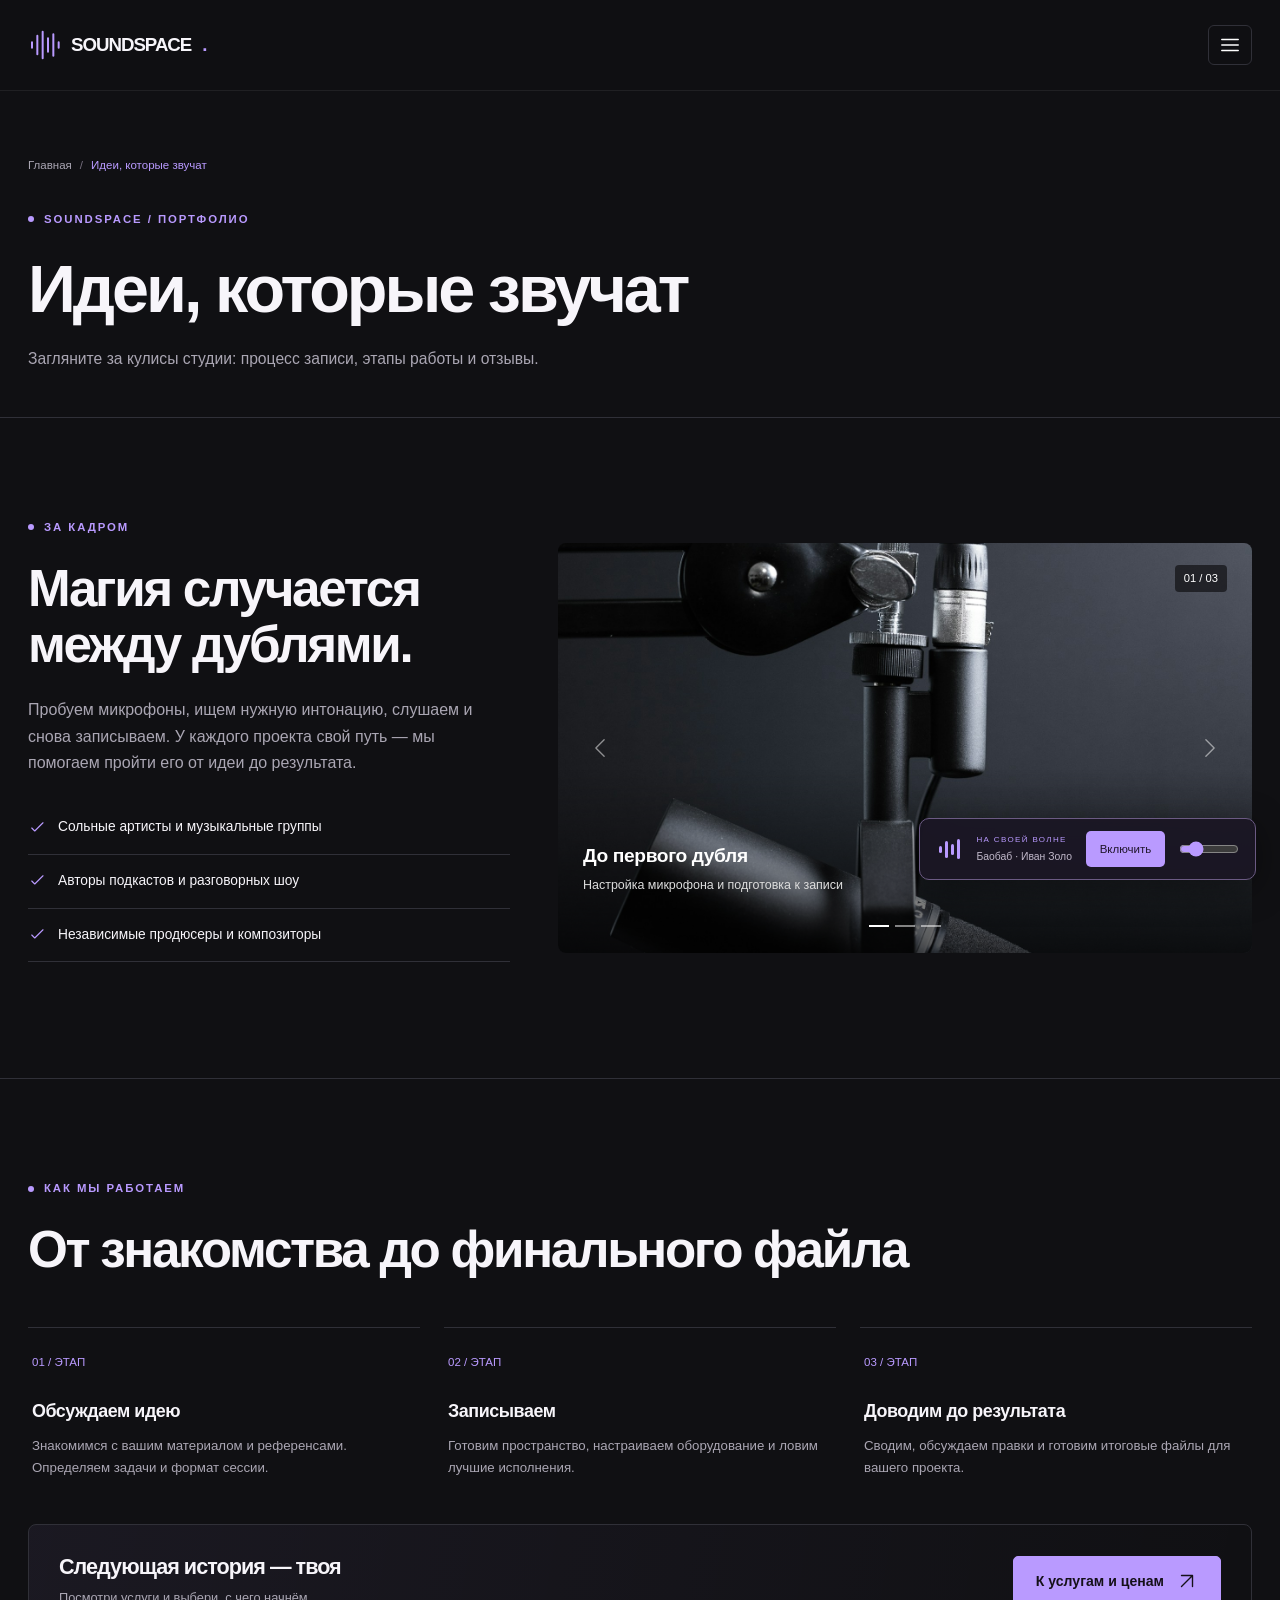
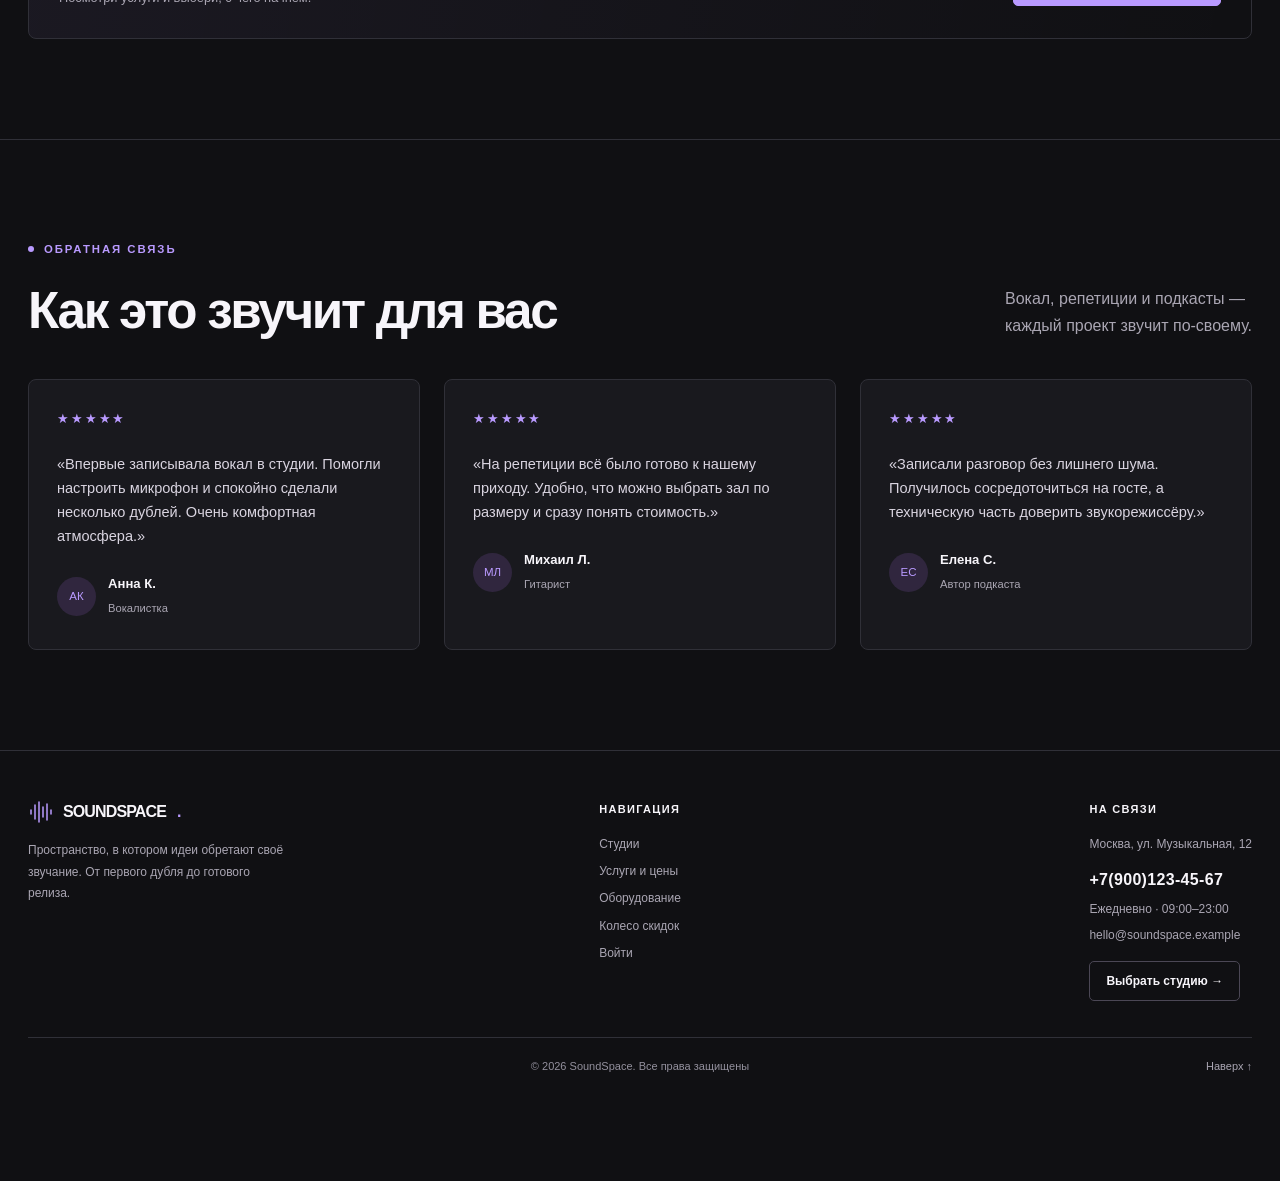
<file: portfolio.html>
<!DOCTYPE html>
<html lang="ru" data-bs-theme="dark">
  <head>
    <meta charset="UTF-8">
    <meta name="viewport" content="width=device-width, initial-scale=1">
    <meta name="description" content="Портфолио SoundSpace: процесс записи, этапы сотрудничества и отзывы.">
    <meta name="theme-color" content="#101013">
    <title>Портфолио — SoundSpace</title>
    <script src="assets/js/local-auth.js"></script>
    <link rel="icon" href="assets/images/favicon.svg" type="image/svg+xml">
    <link rel="stylesheet" href="assets/vendor/bootstrap/bootstrap.css">
    <link rel="stylesheet" href="assets/css/style.css?v=soundspace-features-1">
    <link rel="stylesheet" href="assets/css/features.css">
    <script src="assets/vendor/bootstrap/bootstrap.bundle.js" defer></script>
    <script src="assets/js/data.js" defer></script>
    <script src="assets/js/auth.js" defer></script>
    <script src="assets/js/site.js" defer></script>
    <script src="assets/js/main.js" defer></script>
  </head>
  <body>
    <a class="skip-link" href="#main">Перейти к содержимому</a>
    <header class="site-header">
      <nav class="navbar navbar-expand-xxl" aria-label="Главная навигация">
        <div class="container">
          <a class="navbar-brand" href="index.html" aria-label="SoundSpace — главная"><svg class="icon brand-mark" width="24" height="24" viewBox="0 0 24 24" fill="none" stroke="currentColor" stroke-width="1.5" stroke-linecap="round" stroke-linejoin="round" aria-hidden="true"><path d="M3 10v4M7 5v14M11 2v20M15 7v10M19 4v16M23 10v4"/></svg>SOUNDSPACE<span class="accent" aria-hidden="true">.</span></a>
<button class="navbar-toggler" type="button" data-bs-toggle="collapse" data-bs-target="#main-nav" aria-controls="main-nav" aria-expanded="false" aria-label="Открыть меню"><svg class="icon " width="24" height="24" viewBox="0 0 24 24" fill="none" stroke="currentColor" stroke-width="1.5" stroke-linecap="round" stroke-linejoin="round" aria-hidden="true"><path d="M3 6h18M3 12h18M3 18h18"/></svg></button>
          <div class="collapse navbar-collapse" id="main-nav">
            <ul class="navbar-nav">
              <li class="nav-item">
                <a class="nav-link "  href="index.html">Главная</a>
              </li>
              <li class="nav-item">
                <a class="nav-link "  href="studios.html">Студии</a>
              </li>
              <li class="nav-item">
                <a class="nav-link "  href="services.html">Услуги и цены</a>
              </li>
              <li class="nav-item">
                <a class="nav-link "  href="equipment.html">Оборудование</a>
              </li>
              <li class="nav-item">
                <a class="nav-link" href="contacts.html">Контакты</a>
              </li>
              <li class="nav-item"><a class="nav-link" href="wheel.html">Колесо скидок</a></li>
            </ul>
            <div class="nav-actions">
              <a class="nav-account" data-account-link href="auth.html">Войти</a>
              <a class="nav-phone" href="tel:+79001234567">+7(900)123-45-67</a>
              <a class="btn btn-outline-light nav-book" href="studios.html#studios">Выбрать студию <svg class="icon " width="24" height="24" viewBox="0 0 24 24" fill="none" stroke="currentColor" stroke-width="1.5" stroke-linecap="round" stroke-linejoin="round" aria-hidden="true"><path d="M6 18 18 6M6 6h12v12"/></svg></a>
            </div>
          </div>
        </div>
      </nav>
    </header>
    <main id="main" tabindex="-1">
      <section class="page-heading">
        <div class="container">
          <nav aria-label="Хлебные крошки">
            <ol class="breadcrumb">
              <li class="breadcrumb-item">
                <a href="index.html">Главная</a>
              </li>
              <li class="breadcrumb-item active" aria-current="page">
                Идеи, которые звучат
              </li>
            </ol>
          </nav>
          <div class="row align-items-end">
            <div class="col-lg-9">
              <div class="eyebrow">
                SoundSpace / портфолио
              </div>
              <h1>
                Идеи, которые звучат
              </h1>
              <p class="page-intro">
                Загляните за кулисы студии: процесс записи, этапы работы и отзывы.
              </p>
            </div>
          </div>
        </div>
      </section>
      <section class="section section-line">
        <div class="container">
          <div class="row g-5 align-items-center">
            <div class="col-lg-5">
              <div class="eyebrow">
                За кадром
              </div>
              <h2>
                Магия случается<br>между дублями.
              </h2>
              <p class="mt-4">
                Пробуем микрофоны, ищем нужную интонацию, слушаем и снова записываем. У каждого проекта свой путь — мы помогаем пройти его от идеи до результата.
              </p>
              <ul class="collab-list">
                <li>
                  <svg class="icon " width="24" height="24" viewBox="0 0 24 24" fill="none" stroke="currentColor" stroke-width="1.5" stroke-linecap="round" stroke-linejoin="round" aria-hidden="true"><path d="m5 12 4 4L20 5"/></svg>Сольные артисты и музыкальные группы
                </li>
                <li>
                  <svg class="icon " width="24" height="24" viewBox="0 0 24 24" fill="none" stroke="currentColor" stroke-width="1.5" stroke-linecap="round" stroke-linejoin="round" aria-hidden="true"><path d="m5 12 4 4L20 5"/></svg>Авторы подкастов и разговорных шоу
                </li>
                <li>
                  <svg class="icon " width="24" height="24" viewBox="0 0 24 24" fill="none" stroke="currentColor" stroke-width="1.5" stroke-linecap="round" stroke-linejoin="round" aria-hidden="true"><path d="m5 12 4 4L20 5"/></svg>Независимые продюсеры и композиторы
                </li>
              </ul>
            </div>
            <div class="col-lg-7">
              <div id="process-carousel" class="carousel slide studio-carousel" aria-label="Процесс звукозаписи">
                <div class="carousel-indicators">
                  <button type="button" data-bs-target="#process-carousel" data-bs-slide-to="0" class="active" aria-current="true" aria-label="Фотография 1"></button><button type="button" data-bs-target="#process-carousel" data-bs-slide-to="1" class=""  aria-label="Фотография 2"></button><button type="button" data-bs-target="#process-carousel" data-bs-slide-to="2" class=""  aria-label="Фотография 3"></button>
                </div>
                <div class="carousel-inner">
                  <div class="carousel-item active">
                    <img src="assets/images/microphone.jpg" alt="Настройка микрофона и подготовка к записи" loading="lazy" width="1600" height="1067">
                    <div class="carousel-caption">
                      <h3>
                        До первого дубля
                      </h3>
                      <p>
                        Настройка микрофона и подготовка к записи
                      </p>
                    </div>
                    <span class="photo-counter">01 / 03</span>
                  </div>
                  <div class="carousel-item ">
                    <img src="assets/images/studio-b.jpg" alt="Работа с балансом и пространством на сведении" loading="lazy" width="1600" height="1067">
                    <div class="carousel-caption">
                      <h3>
                        Внимание к деталям
                      </h3>
                      <p>
                        Работа с балансом и пространством на сведении
                      </p>
                    </div>
                    <span class="photo-counter">02 / 03</span>
                  </div>
                  <div class="carousel-item ">
                    <img src="assets/images/performance.jpg" alt="От студийной сессии — к живому выступлению" loading="lazy" width="1600" height="1067">
                    <div class="carousel-caption">
                      <h3>
                        Навстречу слушателю
                      </h3>
                      <p>
                        От студийной сессии — к живому выступлению
                      </p>
                    </div>
                    <span class="photo-counter">03 / 03</span>
                  </div>
                </div>
                <button class="carousel-control-prev" type="button" data-bs-target="#process-carousel" data-bs-slide="prev"><span class="carousel-control-prev-icon" aria-hidden="true"></span><span class="visually-hidden">Предыдущая фотография</span></button><button class="carousel-control-next" type="button" data-bs-target="#process-carousel" data-bs-slide="next"><span class="carousel-control-next-icon" aria-hidden="true"></span><span class="visually-hidden">Следующая фотография</span></button>
              </div>
            </div>
          </div>
        </div>
      </section>
      <section class="section section-line">
        <div class="container">
          <div class="eyebrow">
            Как мы работаем
          </div>
          <h2 class="mb-5">
            От знакомства до финального файла
          </h2>
          <div class="row g-4">
            <div class="col-md-4">
              <div class="feature">
                <span class="workflow-number">01 / ЭТАП</span>
                <h3>
                  Обсуждаем идею
                </h3>
                <p>
                  Знакомимся с вашим материалом и референсами. Определяем задачи и формат сессии.
                </p>
              </div>
            </div>
            <div class="col-md-4">
              <div class="feature">
                <span class="workflow-number">02 / ЭТАП</span>
                <h3>
                  Записываем
                </h3>
                <p>
                  Готовим пространство, настраиваем оборудование и ловим лучшие исполнения.
                </p>
              </div>
            </div>
            <div class="col-md-4">
              <div class="feature">
                <span class="workflow-number">03 / ЭТАП</span>
                <h3>
                  Доводим до результата
                </h3>
                <p>
                  Сводим, обсуждаем правки и готовим итоговые файлы для вашего проекта.
                </p>
              </div>
            </div>
          </div>
          <div class="help-strip">
            <div>
              <h3>
                Следующая история — твоя
              </h3>
              <p>
                Посмотри услуги и выбери, с чего начнём.
              </p>
            </div>
            <a class="btn btn-primary" href="services.html">К услугам и ценам <svg class="icon " width="24" height="24" viewBox="0 0 24 24" fill="none" stroke="currentColor" stroke-width="1.5" stroke-linecap="round" stroke-linejoin="round" aria-hidden="true"><path d="M6 18 18 6M6 6h12v12"/></svg></a>
          </div>
        </div>
      </section>
      <section class="section section-line">
        <div class="container">
          <div class="section-heading">
            <div>
              <div class="eyebrow">
                Обратная связь
              </div>
              <h2 class="mb-0">
                Как это звучит для вас
              </h2>
            </div>
            <p>
              Вокал, репетиции и подкасты —<br>каждый проект звучит по-своему.
            </p>
          </div>
          <div class="row g-4">
            <div class="col-md-4">
              <article class="review-card">
                <div class="stars" aria-label="Оценка: 5 из 5">
                  ★★★★★
                </div>
                <blockquote>«Впервые записывала вокал в студии. Помогли настроить микрофон и спокойно сделали несколько дублей. Очень комфортная атмосфера.»</blockquote>
                <div class="review-person">
                  <span class="avatar" aria-hidden="true">АК</span>
                  <div>
                    <strong>Анна К.</strong><small>Вокалистка</small>
                  </div>
                </div>
              </article>
            </div>
            <div class="col-md-4">
              <article class="review-card">
                <div class="stars" aria-label="Оценка: 5 из 5">
                  ★★★★★
                </div>
                <blockquote>«На репетиции всё было готово к нашему приходу. Удобно, что можно выбрать зал по размеру и сразу понять стоимость.»</blockquote>
                <div class="review-person">
                  <span class="avatar" aria-hidden="true">МЛ</span>
                  <div>
                    <strong>Михаил Л.</strong><small>Гитарист</small>
                  </div>
                </div>
              </article>
            </div>
            <div class="col-md-4">
              <article class="review-card">
                <div class="stars" aria-label="Оценка: 5 из 5">
                  ★★★★★
                </div>
                <blockquote>«Записали разговор без лишнего шума. Получилось сосредоточиться на госте, а техническую часть доверить звукорежиссёру.»</blockquote>
                <div class="review-person">
                  <span class="avatar" aria-hidden="true">ЕС</span>
                  <div>
                    <strong>Елена С.</strong><small>Автор подкаста</small>
                  </div>
                </div>
              </article>
            </div>
          </div>
        </div>
      </section>
    </main>
    <footer class="site-footer">
      <div class="container">
        <div class="footer-top">
          <div class="footer-brand">
            <a class="navbar-brand" href="index.html" aria-label="SoundSpace — главная"><svg class="icon brand-mark" width="24" height="24" viewBox="0 0 24 24" fill="none" stroke="currentColor" stroke-width="1.5" stroke-linecap="round" stroke-linejoin="round" aria-hidden="true"><path d="M3 10v4M7 5v14M11 2v20M15 7v10M19 4v16M23 10v4"/></svg>SOUNDSPACE<span class="accent" aria-hidden="true">.</span></a>
            <p class="footer-description">
              Пространство, в котором идеи обретают своё звучание. От первого дубля до готового релиза.
            </p>
          </div>
          <nav class="footer-column footer-nav" aria-label="Навигация в подвале">
            <h2 class="footer-heading">Навигация</h2>
            <ul class="footer-links">
              <li><a href="studios.html">Студии</a></li>
              <li><a href="services.html">Услуги и цены</a></li>
              <li><a href="equipment.html">Оборудование</a></li>
              <li><a href="wheel.html">Колесо скидок</a></li>
              <li><a href="auth.html" data-account-link>Войти</a></li>
            </ul>
          </nav>
          <div class="footer-column footer-contact-column">
            <h2 class="footer-heading">На связи</h2>
            <address class="footer-contacts">
              <a href="contacts.html#studio-map">Москва, ул. Музыкальная, 12</a>
              <a class="footer-phone" href="tel:+79001234567">+7(900)123-45-67</a>
              <span class="footer-hours">Ежедневно · 09:00–23:00</span>
              <a href="mailto:hello@soundspace.example">hello@soundspace.example</a>
            </address>
            <a class="btn btn-outline-light btn-sm footer-book" href="studios.html#studios">Выбрать студию →</a>
          </div>
        </div>
        <div class="footer-bottom">
          <span class="footer-copyright">© 2026 SoundSpace. Все права защищены</span><a class="muted" href="#main">Наверх ↑</a>
        </div>
      </div>
    </footer>
    <aside class="music-dock" aria-label="Фоновая музыка">
      <div class="music-equalizer" aria-hidden="true"><i></i><i></i><i></i><i></i></div>
      <div class="music-info"><span>НА СВОЕЙ ВОЛНЕ</span><small id="music-status" role="status">Баобаб · Иван Золо</small></div>
      <button type="button" id="music-toggle" class="music-toggle" aria-pressed="false" aria-controls="background-music"><span data-music-label>Включить</span></button>
      <label class="music-volume-label" for="music-volume"><span class="visually-hidden">Громкость фоновой музыки</span><input id="music-volume" type="range" min="0" max="100" value="20" aria-label="Громкость фоновой музыки"></label>
      <audio id="background-music" preload="none" loop><source src="assets/audio/ivan-zolo-baobab.mp3" type="audio/mpeg"></audio>
    </aside>
    <noscript>
    <p class="container site-note">
      Включите JavaScript для работы фильтров, вкладок, каруселей, форм и модальных окон.
    </p>
    </noscript>
  </body>
</html>
</file>
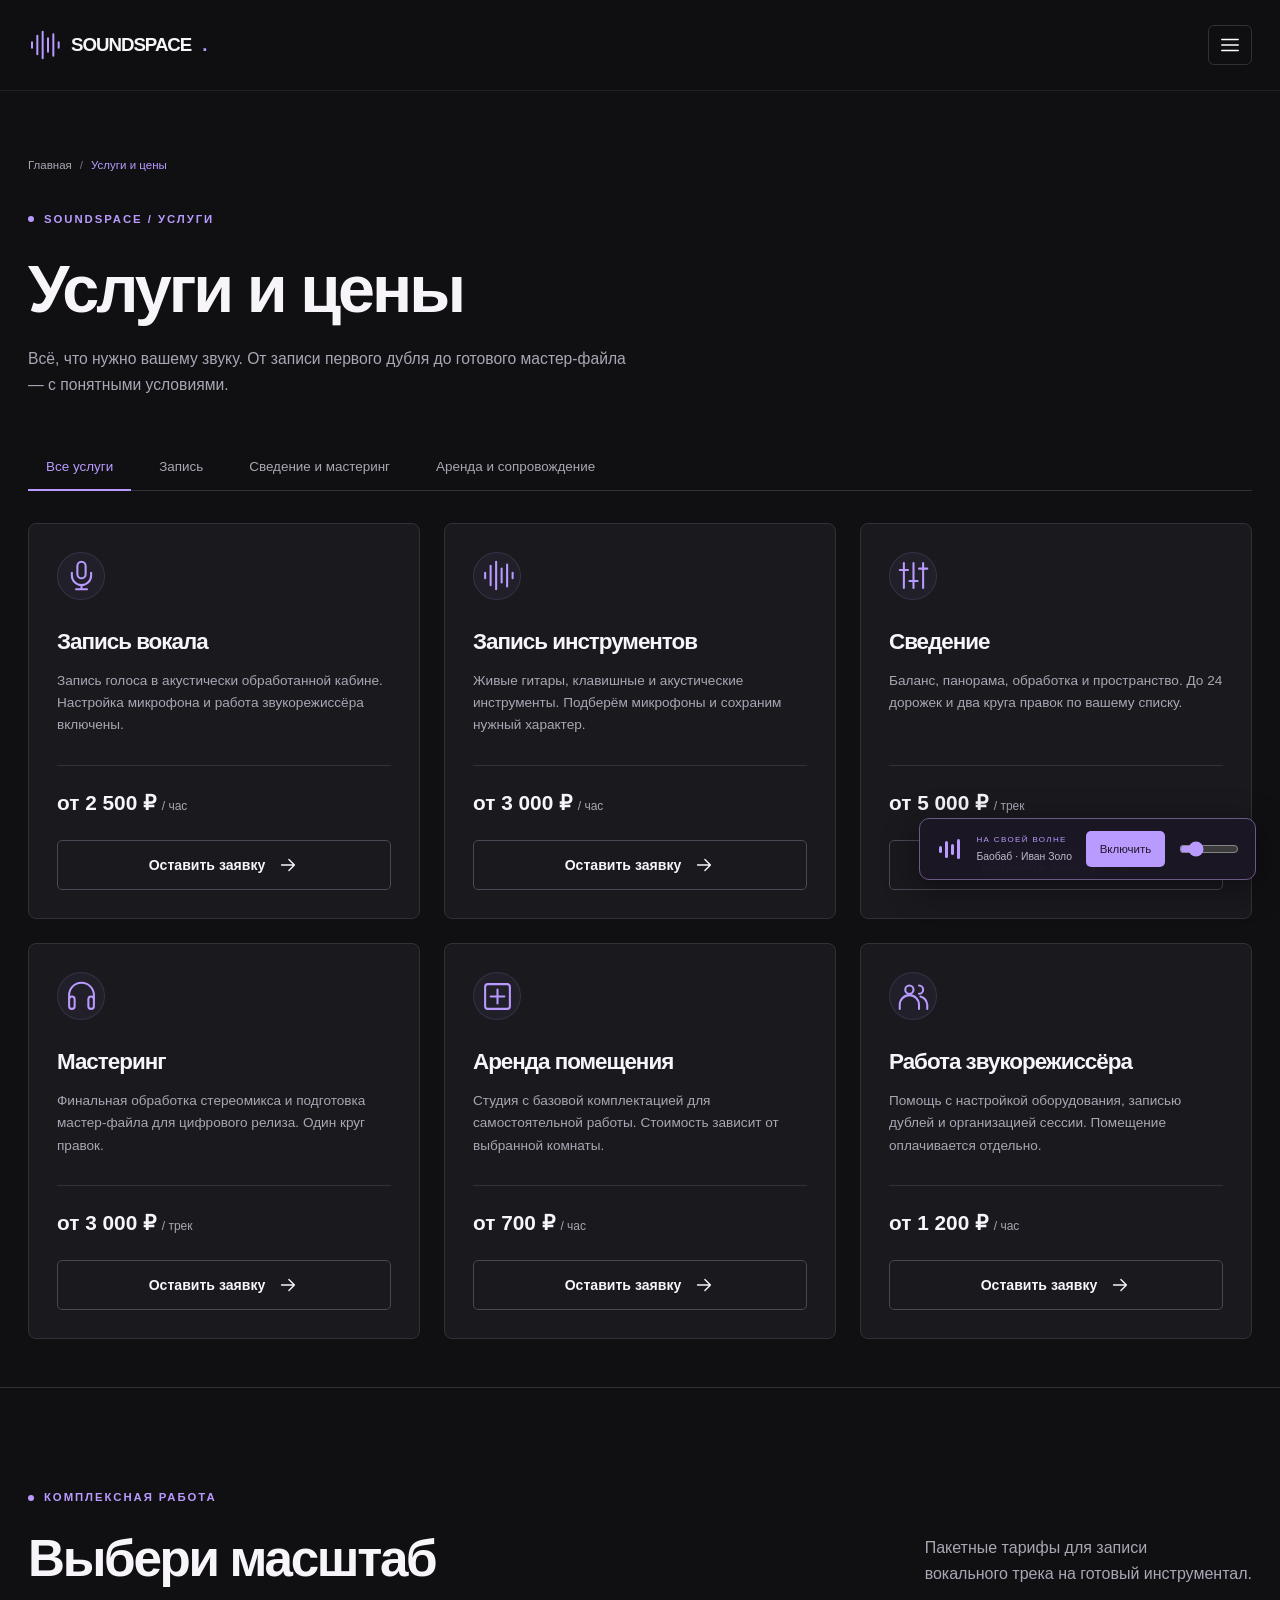
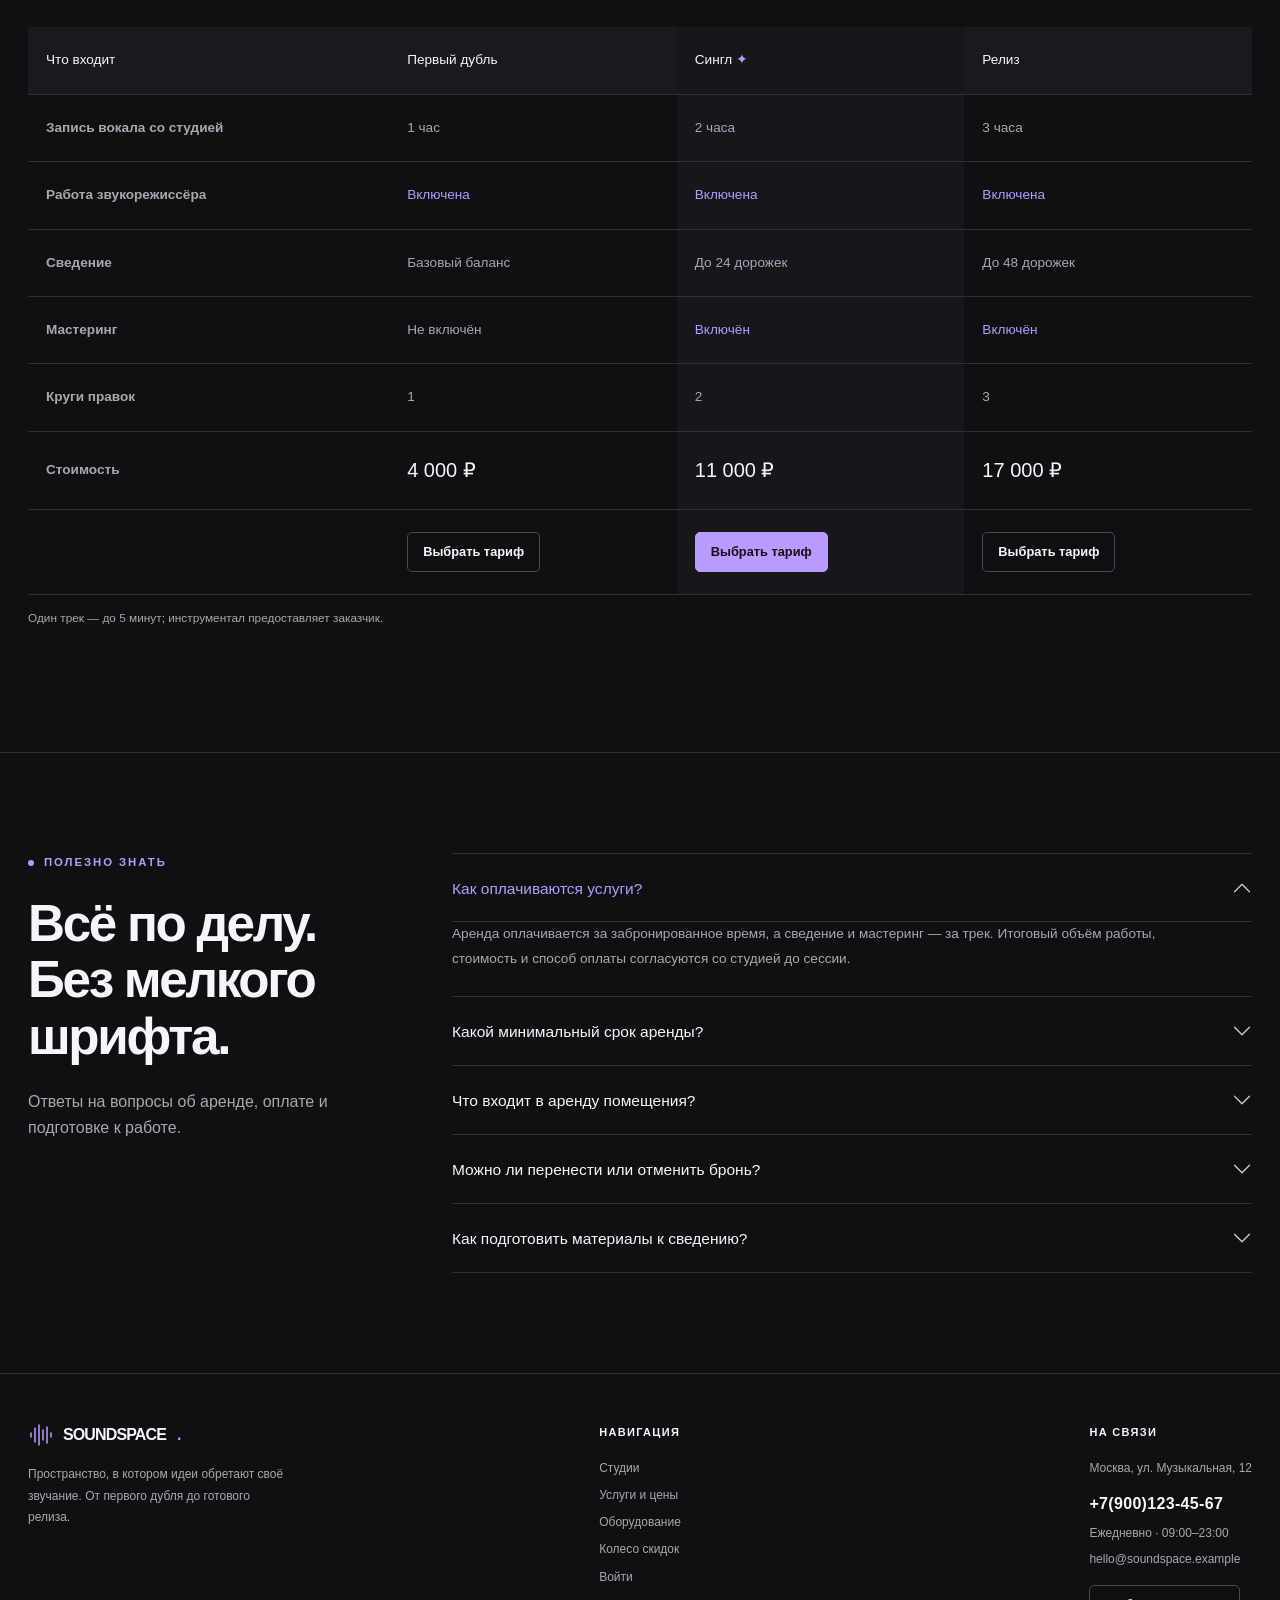
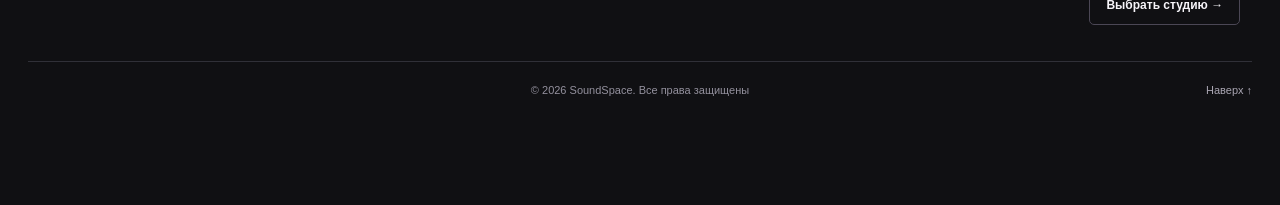
<file: services.html>
<!DOCTYPE html>
<html lang="ru" data-bs-theme="dark">
  <head>
    <meta charset="UTF-8">
    <meta name="viewport" content="width=device-width, initial-scale=1">
    <meta name="description" content="Услуги и цены SoundSpace: запись вокала и инструментов, сведение, мастеринг, аренда студии и работа звукорежиссёра.">
    <meta name="theme-color" content="#101013">
    <title>Услуги и цены — SoundSpace</title>
    <script src="assets/js/local-auth.js"></script>
    <link rel="icon" href="assets/images/favicon.svg" type="image/svg+xml">
    <link rel="stylesheet" href="assets/vendor/bootstrap/bootstrap.css">
    <link rel="stylesheet" href="assets/css/style.css?v=soundspace-features-1">
    <link rel="stylesheet" href="assets/css/features.css">
    <script src="assets/vendor/bootstrap/bootstrap.bundle.js" defer></script>
    <script src="assets/js/data.js" defer></script>
    <script src="assets/js/auth.js" defer></script>
    <script src="assets/js/site.js" defer></script>
    <script src="assets/js/main.js" defer></script>
  </head>
  <body>
    <a class="skip-link" href="#main">Перейти к содержимому</a>
    <header class="site-header">
      <nav class="navbar navbar-expand-xxl" aria-label="Главная навигация">
        <div class="container">
          <a class="navbar-brand" href="index.html" aria-label="SoundSpace — главная"><svg class="icon brand-mark" width="24" height="24" viewBox="0 0 24 24" fill="none" stroke="currentColor" stroke-width="1.5" stroke-linecap="round" stroke-linejoin="round" aria-hidden="true"><path d="M3 10v4M7 5v14M11 2v20M15 7v10M19 4v16M23 10v4"/></svg>SOUNDSPACE<span class="accent" aria-hidden="true">.</span></a>
<button class="navbar-toggler" type="button" data-bs-toggle="collapse" data-bs-target="#main-nav" aria-controls="main-nav" aria-expanded="false" aria-label="Открыть меню"><svg class="icon " width="24" height="24" viewBox="0 0 24 24" fill="none" stroke="currentColor" stroke-width="1.5" stroke-linecap="round" stroke-linejoin="round" aria-hidden="true"><path d="M3 6h18M3 12h18M3 18h18"/></svg></button>
          <div class="collapse navbar-collapse" id="main-nav">
            <ul class="navbar-nav">
              <li class="nav-item">
                <a class="nav-link "  href="index.html">Главная</a>
              </li>
              <li class="nav-item">
                <a class="nav-link "  href="studios.html">Студии</a>
              </li>
              <li class="nav-item">
                <a class="nav-link active" aria-current="page" href="services.html">Услуги и цены</a>
              </li>
              <li class="nav-item">
                <a class="nav-link "  href="equipment.html">Оборудование</a>
              </li>
              <li class="nav-item">
                <a class="nav-link" href="contacts.html">Контакты</a>
              </li>
              <li class="nav-item"><a class="nav-link" href="wheel.html">Колесо скидок</a></li>
            </ul>
            <div class="nav-actions">
              <a class="nav-account" data-account-link href="auth.html">Войти</a>
              <a class="nav-phone" href="tel:+79001234567">+7(900)123-45-67</a>
              <a class="btn btn-outline-light nav-book" href="studios.html#studios">Выбрать студию <svg class="icon " width="24" height="24" viewBox="0 0 24 24" fill="none" stroke="currentColor" stroke-width="1.5" stroke-linecap="round" stroke-linejoin="round" aria-hidden="true"><path d="M6 18 18 6M6 6h12v12"/></svg></a>
            </div>
          </div>
        </div>
      </nav>
    </header>
    <main id="main" tabindex="-1">
      <section class="page-heading">
        <div class="container">
          <nav aria-label="Хлебные крошки">
            <ol class="breadcrumb">
              <li class="breadcrumb-item">
                <a href="index.html">Главная</a>
              </li>
              <li class="breadcrumb-item active" aria-current="page">
                Услуги и цены
              </li>
            </ol>
          </nav>
          <div class="row align-items-end">
            <div class="col-lg-9">
              <div class="eyebrow">
                SoundSpace / услуги
              </div>
              <h1>
                Услуги и цены
              </h1>
              <p class="page-intro">
                Всё, что нужно вашему звуку. От записи первого дубля до готового мастер-файла — с понятными условиями.
              </p>
            </div>
          </div>
        </div>
      </section>
      <section class="pb-5">
        <div class="container">
          <h2 class="visually-hidden">
            Каталог услуг
          </h2>
          <ul class="nav nav-tabs" id="service-tabs" role="tablist" aria-label="Категории услуг">
            <li class="nav-item" role="presentation">
              <button class="nav-link active" id="service-tab-all" data-bs-toggle="tab" data-bs-target="#service-pane-all" type="button" role="tab" aria-controls="service-pane-all" aria-selected="true">Все услуги</button>
            </li>
            <li class="nav-item" role="presentation">
              <button class="nav-link " id="service-tab-recording" data-bs-toggle="tab" data-bs-target="#service-pane-recording" type="button" role="tab" aria-controls="service-pane-recording" aria-selected="false">Запись</button>
            </li>
            <li class="nav-item" role="presentation">
              <button class="nav-link " id="service-tab-post" data-bs-toggle="tab" data-bs-target="#service-pane-post" type="button" role="tab" aria-controls="service-pane-post" aria-selected="false">Сведение и мастеринг</button>
            </li>
            <li class="nav-item" role="presentation">
              <button class="nav-link " id="service-tab-rent" data-bs-toggle="tab" data-bs-target="#service-pane-rent" type="button" role="tab" aria-controls="service-pane-rent" aria-selected="false">Аренда и сопровождение</button>
            </li>
          </ul>
          <div class="tab-content">
            <div class="tab-pane fade show active" id="service-pane-all" role="tabpanel" aria-labelledby="service-tab-all" tabindex="0">
              <div class="row g-4">
                <div class="col-md-6 col-xl-4">
                  <article class="card service-card service-full">
                    <div class="service-icon">
                      <svg class="icon " width="24" height="24" viewBox="0 0 24 24" fill="none" stroke="currentColor" stroke-width="1.5" stroke-linecap="round" stroke-linejoin="round" aria-hidden="true"><rect x="9" y="2" width="6" height="12" rx="3"/><path d="M5 10v2a7 7 0 0 0 14 0v-2M12 19v3M8 22h8"/></svg>
                    </div>
                    <h3>
                      Запись вокала
                    </h3>
                    <p>
                      Запись голоса в акустически обработанной кабине. Настройка микрофона и работа звукорежиссёра включены.
                    </p>
                    <div class="price-line">
                      <strong>от 2 500 ₽ <span class="service-unit">/ час</span></strong>
                    </div>
                    <button type="button" class="btn btn-outline-light w-100" data-bs-toggle="modal" data-bs-target="#request-modal" data-service="Запись вокала">Оставить заявку <svg class="icon " width="24" height="24" viewBox="0 0 24 24" fill="none" stroke="currentColor" stroke-width="1.5" stroke-linecap="round" stroke-linejoin="round" aria-hidden="true"><path d="M5 12h14M13 6l6 6-6 6"/></svg></button>
                  </article>
                </div>
                <div class="col-md-6 col-xl-4">
                  <article class="card service-card service-full">
                    <div class="service-icon">
                      <svg class="icon " width="24" height="24" viewBox="0 0 24 24" fill="none" stroke="currentColor" stroke-width="1.5" stroke-linecap="round" stroke-linejoin="round" aria-hidden="true"><path d="M3 10v4M7 5v14M11 2v20M15 7v10M19 4v16M23 10v4"/></svg>
                    </div>
                    <h3>
                      Запись инструментов
                    </h3>
                    <p>
                      Живые гитары, клавишные и акустические инструменты. Подберём микрофоны и сохраним нужный характер.
                    </p>
                    <div class="price-line">
                      <strong>от 3 000 ₽ <span class="service-unit">/ час</span></strong>
                    </div>
                    <button type="button" class="btn btn-outline-light w-100" data-bs-toggle="modal" data-bs-target="#request-modal" data-service="Запись инструментов">Оставить заявку <svg class="icon " width="24" height="24" viewBox="0 0 24 24" fill="none" stroke="currentColor" stroke-width="1.5" stroke-linecap="round" stroke-linejoin="round" aria-hidden="true"><path d="M5 12h14M13 6l6 6-6 6"/></svg></button>
                  </article>
                </div>
                <div class="col-md-6 col-xl-4">
                  <article class="card service-card service-full">
                    <div class="service-icon">
                      <svg class="icon " width="24" height="24" viewBox="0 0 24 24" fill="none" stroke="currentColor" stroke-width="1.5" stroke-linecap="round" stroke-linejoin="round" aria-hidden="true"><path d="M5 3v18M12 3v18M19 3v18"/><path d="M2 8h6M9 16h6M16 7h6"/></svg>
                    </div>
                    <h3>
                      Сведение
                    </h3>
                    <p>
                      Баланс, панорама, обработка и пространство. До 24 дорожек и два круга правок по вашему списку.
                    </p>
                    <div class="price-line">
                      <strong>от 5 000 ₽ <span class="service-unit">/ трек</span></strong>
                    </div>
                    <button type="button" class="btn btn-outline-light w-100" data-bs-toggle="modal" data-bs-target="#request-modal" data-service="Сведение">Оставить заявку <svg class="icon " width="24" height="24" viewBox="0 0 24 24" fill="none" stroke="currentColor" stroke-width="1.5" stroke-linecap="round" stroke-linejoin="round" aria-hidden="true"><path d="M5 12h14M13 6l6 6-6 6"/></svg></button>
                  </article>
                </div>
                <div class="col-md-6 col-xl-4">
                  <article class="card service-card service-full">
                    <div class="service-icon">
                      <svg class="icon " width="24" height="24" viewBox="0 0 24 24" fill="none" stroke="currentColor" stroke-width="1.5" stroke-linecap="round" stroke-linejoin="round" aria-hidden="true"><path d="M3 14v-3a9 9 0 0 1 18 0v3"/><rect x="3" y="12" width="4" height="9" rx="2"/><rect x="17" y="12" width="4" height="9" rx="2"/></svg>
                    </div>
                    <h3>
                      Мастеринг
                    </h3>
                    <p>
                      Финальная обработка стереомикса и подготовка мастер-файла для цифрового релиза. Один круг правок.
                    </p>
                    <div class="price-line">
                      <strong>от 3 000 ₽ <span class="service-unit">/ трек</span></strong>
                    </div>
                    <button type="button" class="btn btn-outline-light w-100" data-bs-toggle="modal" data-bs-target="#request-modal" data-service="Мастеринг">Оставить заявку <svg class="icon " width="24" height="24" viewBox="0 0 24 24" fill="none" stroke="currentColor" stroke-width="1.5" stroke-linecap="round" stroke-linejoin="round" aria-hidden="true"><path d="M5 12h14M13 6l6 6-6 6"/></svg></button>
                  </article>
                </div>
                <div class="col-md-6 col-xl-4">
                  <article class="card service-card service-full">
                    <div class="service-icon">
                      <svg class="icon " width="24" height="24" viewBox="0 0 24 24" fill="none" stroke="currentColor" stroke-width="1.5" stroke-linecap="round" stroke-linejoin="round" aria-hidden="true"><rect x="3" y="3" width="18" height="18" rx="2"/><path d="M7 12h10m-5-5v10"/></svg>
                    </div>
                    <h3>
                      Аренда помещения
                    </h3>
                    <p>
                      Студия с базовой комплектацией для самостоятельной работы. Стоимость зависит от выбранной комнаты.
                    </p>
                    <div class="price-line">
                      <strong>от 700 ₽ <span class="service-unit">/ час</span></strong>
                    </div>
                    <button type="button" class="btn btn-outline-light w-100" data-bs-toggle="modal" data-bs-target="#request-modal" data-service="Аренда помещения">Оставить заявку <svg class="icon " width="24" height="24" viewBox="0 0 24 24" fill="none" stroke="currentColor" stroke-width="1.5" stroke-linecap="round" stroke-linejoin="round" aria-hidden="true"><path d="M5 12h14M13 6l6 6-6 6"/></svg></button>
                  </article>
                </div>
                <div class="col-md-6 col-xl-4">
                  <article class="card service-card service-full">
                    <div class="service-icon">
                      <svg class="icon " width="24" height="24" viewBox="0 0 24 24" fill="none" stroke="currentColor" stroke-width="1.5" stroke-linecap="round" stroke-linejoin="round" aria-hidden="true"><circle cx="9" cy="7" r="3"/><path d="M2 21v-3a7 7 0 0 1 14 0v3M16 4a3 3 0 0 1 0 6M22 21v-3a7 7 0 0 0-5-6"/></svg>
                    </div>
                    <h3>
                      Работа звукорежиссёра
                    </h3>
                    <p>
                      Помощь с настройкой оборудования, записью дублей и организацией сессии. Помещение оплачивается отдельно.
                    </p>
                    <div class="price-line">
                      <strong>от 1 200 ₽ <span class="service-unit">/ час</span></strong>
                    </div>
                    <button type="button" class="btn btn-outline-light w-100" data-bs-toggle="modal" data-bs-target="#request-modal" data-service="Работа звукорежиссёра">Оставить заявку <svg class="icon " width="24" height="24" viewBox="0 0 24 24" fill="none" stroke="currentColor" stroke-width="1.5" stroke-linecap="round" stroke-linejoin="round" aria-hidden="true"><path d="M5 12h14M13 6l6 6-6 6"/></svg></button>
                  </article>
                </div>
              </div>
            </div>
            <div class="tab-pane fade " id="service-pane-recording" role="tabpanel" aria-labelledby="service-tab-recording" tabindex="0">
              <div class="row g-4">
                <div class="col-md-6 col-xl-4">
                  <article class="card service-card service-full">
                    <div class="service-icon">
                      <svg class="icon " width="24" height="24" viewBox="0 0 24 24" fill="none" stroke="currentColor" stroke-width="1.5" stroke-linecap="round" stroke-linejoin="round" aria-hidden="true"><rect x="9" y="2" width="6" height="12" rx="3"/><path d="M5 10v2a7 7 0 0 0 14 0v-2M12 19v3M8 22h8"/></svg>
                    </div>
                    <h3>
                      Запись вокала
                    </h3>
                    <p>
                      Запись голоса в акустически обработанной кабине. Настройка микрофона и работа звукорежиссёра включены.
                    </p>
                    <div class="price-line">
                      <strong>от 2 500 ₽ <span class="service-unit">/ час</span></strong>
                    </div>
                    <button type="button" class="btn btn-outline-light w-100" data-bs-toggle="modal" data-bs-target="#request-modal" data-service="Запись вокала">Оставить заявку <svg class="icon " width="24" height="24" viewBox="0 0 24 24" fill="none" stroke="currentColor" stroke-width="1.5" stroke-linecap="round" stroke-linejoin="round" aria-hidden="true"><path d="M5 12h14M13 6l6 6-6 6"/></svg></button>
                  </article>
                </div>
                <div class="col-md-6 col-xl-4">
                  <article class="card service-card service-full">
                    <div class="service-icon">
                      <svg class="icon " width="24" height="24" viewBox="0 0 24 24" fill="none" stroke="currentColor" stroke-width="1.5" stroke-linecap="round" stroke-linejoin="round" aria-hidden="true"><path d="M3 10v4M7 5v14M11 2v20M15 7v10M19 4v16M23 10v4"/></svg>
                    </div>
                    <h3>
                      Запись инструментов
                    </h3>
                    <p>
                      Живые гитары, клавишные и акустические инструменты. Подберём микрофоны и сохраним нужный характер.
                    </p>
                    <div class="price-line">
                      <strong>от 3 000 ₽ <span class="service-unit">/ час</span></strong>
                    </div>
                    <button type="button" class="btn btn-outline-light w-100" data-bs-toggle="modal" data-bs-target="#request-modal" data-service="Запись инструментов">Оставить заявку <svg class="icon " width="24" height="24" viewBox="0 0 24 24" fill="none" stroke="currentColor" stroke-width="1.5" stroke-linecap="round" stroke-linejoin="round" aria-hidden="true"><path d="M5 12h14M13 6l6 6-6 6"/></svg></button>
                  </article>
                </div>
              </div>
            </div>
            <div class="tab-pane fade " id="service-pane-post" role="tabpanel" aria-labelledby="service-tab-post" tabindex="0">
              <div class="row g-4">
                <div class="col-md-6 col-xl-4">
                  <article class="card service-card service-full">
                    <div class="service-icon">
                      <svg class="icon " width="24" height="24" viewBox="0 0 24 24" fill="none" stroke="currentColor" stroke-width="1.5" stroke-linecap="round" stroke-linejoin="round" aria-hidden="true"><path d="M5 3v18M12 3v18M19 3v18"/><path d="M2 8h6M9 16h6M16 7h6"/></svg>
                    </div>
                    <h3>
                      Сведение
                    </h3>
                    <p>
                      Баланс, панорама, обработка и пространство. До 24 дорожек и два круга правок по вашему списку.
                    </p>
                    <div class="price-line">
                      <strong>от 5 000 ₽ <span class="service-unit">/ трек</span></strong>
                    </div>
                    <button type="button" class="btn btn-outline-light w-100" data-bs-toggle="modal" data-bs-target="#request-modal" data-service="Сведение">Оставить заявку <svg class="icon " width="24" height="24" viewBox="0 0 24 24" fill="none" stroke="currentColor" stroke-width="1.5" stroke-linecap="round" stroke-linejoin="round" aria-hidden="true"><path d="M5 12h14M13 6l6 6-6 6"/></svg></button>
                  </article>
                </div>
                <div class="col-md-6 col-xl-4">
                  <article class="card service-card service-full">
                    <div class="service-icon">
                      <svg class="icon " width="24" height="24" viewBox="0 0 24 24" fill="none" stroke="currentColor" stroke-width="1.5" stroke-linecap="round" stroke-linejoin="round" aria-hidden="true"><path d="M3 14v-3a9 9 0 0 1 18 0v3"/><rect x="3" y="12" width="4" height="9" rx="2"/><rect x="17" y="12" width="4" height="9" rx="2"/></svg>
                    </div>
                    <h3>
                      Мастеринг
                    </h3>
                    <p>
                      Финальная обработка стереомикса и подготовка мастер-файла для цифрового релиза. Один круг правок.
                    </p>
                    <div class="price-line">
                      <strong>от 3 000 ₽ <span class="service-unit">/ трек</span></strong>
                    </div>
                    <button type="button" class="btn btn-outline-light w-100" data-bs-toggle="modal" data-bs-target="#request-modal" data-service="Мастеринг">Оставить заявку <svg class="icon " width="24" height="24" viewBox="0 0 24 24" fill="none" stroke="currentColor" stroke-width="1.5" stroke-linecap="round" stroke-linejoin="round" aria-hidden="true"><path d="M5 12h14M13 6l6 6-6 6"/></svg></button>
                  </article>
                </div>
              </div>
            </div>
            <div class="tab-pane fade " id="service-pane-rent" role="tabpanel" aria-labelledby="service-tab-rent" tabindex="0">
              <div class="row g-4">
                <div class="col-md-6 col-xl-4">
                  <article class="card service-card service-full">
                    <div class="service-icon">
                      <svg class="icon " width="24" height="24" viewBox="0 0 24 24" fill="none" stroke="currentColor" stroke-width="1.5" stroke-linecap="round" stroke-linejoin="round" aria-hidden="true"><rect x="3" y="3" width="18" height="18" rx="2"/><path d="M7 12h10m-5-5v10"/></svg>
                    </div>
                    <h3>
                      Аренда помещения
                    </h3>
                    <p>
                      Студия с базовой комплектацией для самостоятельной работы. Стоимость зависит от выбранной комнаты.
                    </p>
                    <div class="price-line">
                      <strong>от 700 ₽ <span class="service-unit">/ час</span></strong>
                    </div>
                    <button type="button" class="btn btn-outline-light w-100" data-bs-toggle="modal" data-bs-target="#request-modal" data-service="Аренда помещения">Оставить заявку <svg class="icon " width="24" height="24" viewBox="0 0 24 24" fill="none" stroke="currentColor" stroke-width="1.5" stroke-linecap="round" stroke-linejoin="round" aria-hidden="true"><path d="M5 12h14M13 6l6 6-6 6"/></svg></button>
                  </article>
                </div>
                <div class="col-md-6 col-xl-4">
                  <article class="card service-card service-full">
                    <div class="service-icon">
                      <svg class="icon " width="24" height="24" viewBox="0 0 24 24" fill="none" stroke="currentColor" stroke-width="1.5" stroke-linecap="round" stroke-linejoin="round" aria-hidden="true"><circle cx="9" cy="7" r="3"/><path d="M2 21v-3a7 7 0 0 1 14 0v3M16 4a3 3 0 0 1 0 6M22 21v-3a7 7 0 0 0-5-6"/></svg>
                    </div>
                    <h3>
                      Работа звукорежиссёра
                    </h3>
                    <p>
                      Помощь с настройкой оборудования, записью дублей и организацией сессии. Помещение оплачивается отдельно.
                    </p>
                    <div class="price-line">
                      <strong>от 1 200 ₽ <span class="service-unit">/ час</span></strong>
                    </div>
                    <button type="button" class="btn btn-outline-light w-100" data-bs-toggle="modal" data-bs-target="#request-modal" data-service="Работа звукорежиссёра">Оставить заявку <svg class="icon " width="24" height="24" viewBox="0 0 24 24" fill="none" stroke="currentColor" stroke-width="1.5" stroke-linecap="round" stroke-linejoin="round" aria-hidden="true"><path d="M5 12h14M13 6l6 6-6 6"/></svg></button>
                  </article>
                </div>
              </div>
            </div>
          </div>
        </div>
      </section>
      <section class="section section-line" id="packages">
        <div class="container">
          <div class="section-heading">
            <div>
              <div class="eyebrow">
                Комплексная работа
              </div>
              <h2 class="mb-0">
                Выбери масштаб
              </h2>
            </div>
            <p>
              Пакетные тарифы для записи<br>вокального трека на готовый инструментал.
            </p>
          </div>
          <div class="table-responsive">
            <table class="table align-middle">
              <caption>Один трек — до 5 минут; инструментал предоставляет заказчик.</caption>
              <thead>
                <tr>
                  <th scope="col">Что входит</th><th scope="col">Первый дубль</th><th scope="col" class="featured">Сингл <span class="accent">✦</span></th><th scope="col">Релиз</th>
                </tr>
              </thead>
              <tbody>
                <tr>
                  <th scope="row">Запись вокала со студией</th><td>1 час</td><td class="featured">2 часа</td><td>3 часа</td>
                </tr>
                <tr>
                  <th scope="row">Работа звукорежиссёра</th><td class="check">Включена</td><td class="featured check">Включена</td><td class="check">Включена</td>
                </tr>
                <tr>
                  <th scope="row">Сведение</th><td>Базовый баланс</td><td class="featured">До 24 дорожек</td><td>До 48 дорожек</td>
                </tr>
                <tr>
                  <th scope="row">Мастеринг</th><td>Не включён</td><td class="featured check">Включён</td><td class="check">Включён</td>
                </tr>
                <tr>
                  <th scope="row">Круги правок</th><td>1</td><td class="featured">2</td><td>3</td>
                </tr>
                <tr>
                  <th scope="row">Стоимость</th><td class="price">4 000 ₽</td><td class="price featured">11 000 ₽</td><td class="price">17 000 ₽</td>
                </tr>
                <tr>
                  <th scope="row"><span class="visually-hidden">Оформить заявку</span></th><td ><button class="btn btn-outline-light btn-sm" type="button" data-bs-toggle="modal" data-bs-target="#request-modal" data-service="Тариф «Первый дубль»">Выбрать тариф<span class="visually-hidden"> «Первый дубль»</span></button></td><td class="featured"><button class="btn btn-primary btn-sm" type="button" data-bs-toggle="modal" data-bs-target="#request-modal" data-service="Тариф «Сингл»">Выбрать тариф<span class="visually-hidden"> «Сингл»</span></button></td><td ><button class="btn btn-outline-light btn-sm" type="button" data-bs-toggle="modal" data-bs-target="#request-modal" data-service="Тариф «Релиз»">Выбрать тариф<span class="visually-hidden"> «Релиз»</span></button></td>
                </tr>
              </tbody>
            </table>
          </div>
        </div>
      </section>
      <section class="section section-line">
        <div class="container">
          <div class="row g-5">
            <div class="col-lg-4">
              <div class="eyebrow">
                Полезно знать
              </div>
              <h2>
                Всё по делу.<br>Без мелкого шрифта.
              </h2>
              <p class="mt-4">
                Ответы на вопросы об аренде, оплате и подготовке к работе.
              </p>
            </div>
            <div class="col-lg-8">
              <div class="accordion" id="terms-accordion">
                <div class="accordion-item">
                  <h3 class="accordion-header">
                    <button class="accordion-button " type="button" data-bs-toggle="collapse" data-bs-target="#faq-0" aria-expanded="true" aria-controls="faq-0">Как оплачиваются услуги?</button>
                  </h3>
                  <div id="faq-0" class="accordion-collapse collapse show" data-bs-parent="#terms-accordion">
                    <div class="accordion-body">
                      Аренда оплачивается за забронированное время, а сведение и мастеринг — за трек. Итоговый объём работы, стоимость и способ оплаты согласуются со студией до сессии.
                    </div>
                  </div>
                </div>
                <div class="accordion-item">
                  <h3 class="accordion-header">
                    <button class="accordion-button collapsed" type="button" data-bs-toggle="collapse" data-bs-target="#faq-1" aria-expanded="false" aria-controls="faq-1">Какой минимальный срок аренды?</button>
                  </h3>
                  <div id="faq-1" class="accordion-collapse collapse " data-bs-parent="#terms-accordion">
                    <div class="accordion-body">
                      Минимальная длительность — один час. Время выбирается с шагом 30 минут в пределах одного дня, с 09:00 до 23:00. Время подготовки оборудования входит в аренду.
                    </div>
                  </div>
                </div>
                <div class="accordion-item">
                  <h3 class="accordion-header">
                    <button class="accordion-button collapsed" type="button" data-bs-toggle="collapse" data-bs-target="#faq-2" aria-expanded="false" aria-controls="faq-2">Что входит в аренду помещения?</button>
                  </h3>
                  <div id="faq-2" class="accordion-collapse collapse " data-bs-parent="#terms-accordion">
                    <div class="accordion-body">
                      Базовое оборудование, указанное в карточке студии, и использование помещения. Работа звукорежиссёра оплачивается отдельно, если она не включена в выбранную услугу или пакет.
                    </div>
                  </div>
                </div>
                <div class="accordion-item">
                  <h3 class="accordion-header">
                    <button class="accordion-button collapsed" type="button" data-bs-toggle="collapse" data-bs-target="#faq-3" aria-expanded="false" aria-controls="faq-3">Можно ли перенести или отменить бронь?</button>
                  </h3>
                  <div id="faq-3" class="accordion-collapse collapse " data-bs-parent="#terms-accordion">
                    <div class="accordion-body">
                      Для переноса или отмены подтверждённой брони свяжитесь со студией не позднее чем за 24 часа до начала сессии. Новую дату и время необходимо согласовать отдельно.
                    </div>
                  </div>
                </div>
                <div class="accordion-item">
                  <h3 class="accordion-header">
                    <button class="accordion-button collapsed" type="button" data-bs-toggle="collapse" data-bs-target="#faq-4" aria-expanded="false" aria-controls="faq-4">Как подготовить материалы к сведению?</button>
                  </h3>
                  <div id="faq-4" class="accordion-collapse collapse " data-bs-parent="#terms-accordion">
                    <div class="accordion-body">
                      Экспортируйте отдельные дорожки от одной точки начала в WAV, без перегруза на мастер-шине. Добавьте темп, тональность, референс и список пожеланий. Формат и состав исходников согласуются перед началом работы.
                    </div>
                  </div>
                </div>
              </div>
            </div>
          </div>
        </div>
      </section>
    </main>
    <footer class="site-footer">
      <div class="container">
        <div class="footer-top">
          <div class="footer-brand">
            <a class="navbar-brand" href="index.html" aria-label="SoundSpace — главная"><svg class="icon brand-mark" width="24" height="24" viewBox="0 0 24 24" fill="none" stroke="currentColor" stroke-width="1.5" stroke-linecap="round" stroke-linejoin="round" aria-hidden="true"><path d="M3 10v4M7 5v14M11 2v20M15 7v10M19 4v16M23 10v4"/></svg>SOUNDSPACE<span class="accent" aria-hidden="true">.</span></a>
            <p class="footer-description">
              Пространство, в котором идеи обретают своё звучание. От первого дубля до готового релиза.
            </p>
          </div>
          <nav class="footer-column footer-nav" aria-label="Навигация в подвале">
            <h2 class="footer-heading">Навигация</h2>
            <ul class="footer-links">
              <li><a href="studios.html">Студии</a></li>
              <li><a href="services.html">Услуги и цены</a></li>
              <li><a href="equipment.html">Оборудование</a></li>
              <li><a href="wheel.html">Колесо скидок</a></li>
              <li><a href="auth.html" data-account-link>Войти</a></li>
            </ul>
          </nav>
          <div class="footer-column footer-contact-column">
            <h2 class="footer-heading">На связи</h2>
            <address class="footer-contacts">
              <a href="contacts.html#studio-map">Москва, ул. Музыкальная, 12</a>
              <a class="footer-phone" href="tel:+79001234567">+7(900)123-45-67</a>
              <span class="footer-hours">Ежедневно · 09:00–23:00</span>
              <a href="mailto:hello@soundspace.example">hello@soundspace.example</a>
            </address>
            <a class="btn btn-outline-light btn-sm footer-book" href="studios.html#studios">Выбрать студию →</a>
          </div>
        </div>
        <div class="footer-bottom">
          <span class="footer-copyright">© 2026 SoundSpace. Все права защищены</span><a class="muted" href="#main">Наверх ↑</a>
        </div>
      </div>
    </footer>
    <div class="modal fade" id="request-modal" tabindex="-1" aria-labelledby="request-title" aria-hidden="true">
      <div class="modal-dialog modal-dialog-centered modal-dialog-scrollable">
        <div class="modal-content">
          <div class="modal-header">
            <h2 class="modal-title" id="request-title">
              Заявка на услугу
            </h2>
            <button class="btn-close" type="button" data-bs-dismiss="modal" aria-label="Закрыть"></button>
          </div>
          <div class="modal-body">
            <form id="request-form" novalidate>
              <p class="form-note">
                Выберите услугу и укажите контакты. Поля со звёздочкой обязательны.
              </p>
              <div class="mb-3">
                <label class="form-label" for="request-service">Услуга *</label><select class="form-select" id="request-service" name="service" required aria-describedby="request-service-error"><option>Запись вокала</option><option>Запись инструментов</option><option>Сведение</option><option>Мастеринг</option><option>Аренда помещения</option><option>Работа звукорежиссёра</option><option>Тариф «Первый дубль»</option><option>Тариф «Сингл»</option><option>Тариф «Релиз»</option></select>
                <div class="invalid-feedback" id="request-service-error">
                </div>
              </div>
              <div class="mb-3">
                <label class="form-label" for="request-name">Ваше имя *</label><input class="form-control" type="text" id="request-name" name="request-name" required autocomplete="name" maxlength="80" placeholder="Алексей" aria-describedby="request-name-error">
                <div class="invalid-feedback" id="request-name-error">
                </div>
              </div>
              <div class="mb-3">
                <label class="form-label" for="request-email">Электронная почта *</label><input class="form-control" type="email" id="request-email" name="request-email" required autocomplete="email" maxlength="120" placeholder="name@example.ru" aria-describedby="request-email-error">
                <div class="invalid-feedback" id="request-email-error">
                </div>
              </div>
              <div>
                <label class="form-label" for="request-comment">Расскажите о проекте</label><textarea class="form-control" id="request-comment" name="comment" rows="3" maxlength="1000" placeholder="Что хотите записать и какого результата ждёте?"></textarea>
                <div class="form-text">
                  Необязательное поле, до 1 000 символов.
                </div>
              </div>
              <button class="btn btn-primary form-submit" type="submit">Оформить заявку <svg class="icon " width="24" height="24" viewBox="0 0 24 24" fill="none" stroke="currentColor" stroke-width="1.5" stroke-linecap="round" stroke-linejoin="round" aria-hidden="true"><path d="M5 12h14M13 6l6 6-6 6"/></svg></button>
            </form>
            <div class="success-view" id="request-success" hidden>
              <div class="success-icon">
                <svg class="icon icon-lg" width="24" height="24" viewBox="0 0 24 24" fill="none" stroke="currentColor" stroke-width="1.5" stroke-linecap="round" stroke-linejoin="round" aria-hidden="true"><path d="m5 12 4 4L20 5"/></svg>
              </div>
              <h3 tabindex="-1">
                Заявка сформирована
              </h3>
              <p>
                Проверьте выбранную услугу.<br>Свяжитесь со студией, чтобы согласовать детали и время работы.
              </p>
              <p class="success-details" id="request-success-details">
              </p>
              <button class="btn btn-primary" type="button" data-bs-dismiss="modal">Готово</button>
            </div>
          </div>
        </div>
      </div>
    </div>
    <aside class="music-dock" aria-label="Фоновая музыка">
      <div class="music-equalizer" aria-hidden="true"><i></i><i></i><i></i><i></i></div>
      <div class="music-info"><span>НА СВОЕЙ ВОЛНЕ</span><small id="music-status" role="status">Баобаб · Иван Золо</small></div>
      <button type="button" id="music-toggle" class="music-toggle" aria-pressed="false" aria-controls="background-music"><span data-music-label>Включить</span></button>
      <label class="music-volume-label" for="music-volume"><span class="visually-hidden">Громкость фоновой музыки</span><input id="music-volume" type="range" min="0" max="100" value="20" aria-label="Громкость фоновой музыки"></label>
      <audio id="background-music" preload="none" loop><source src="assets/audio/ivan-zolo-baobab.mp3" type="audio/mpeg"></audio>
    </aside>
    <noscript>
    <p class="container site-note">
      Включите JavaScript для работы фильтров, вкладок, каруселей, форм и модальных окон.
    </p>
    </noscript>
  </body>
</html>
</file>
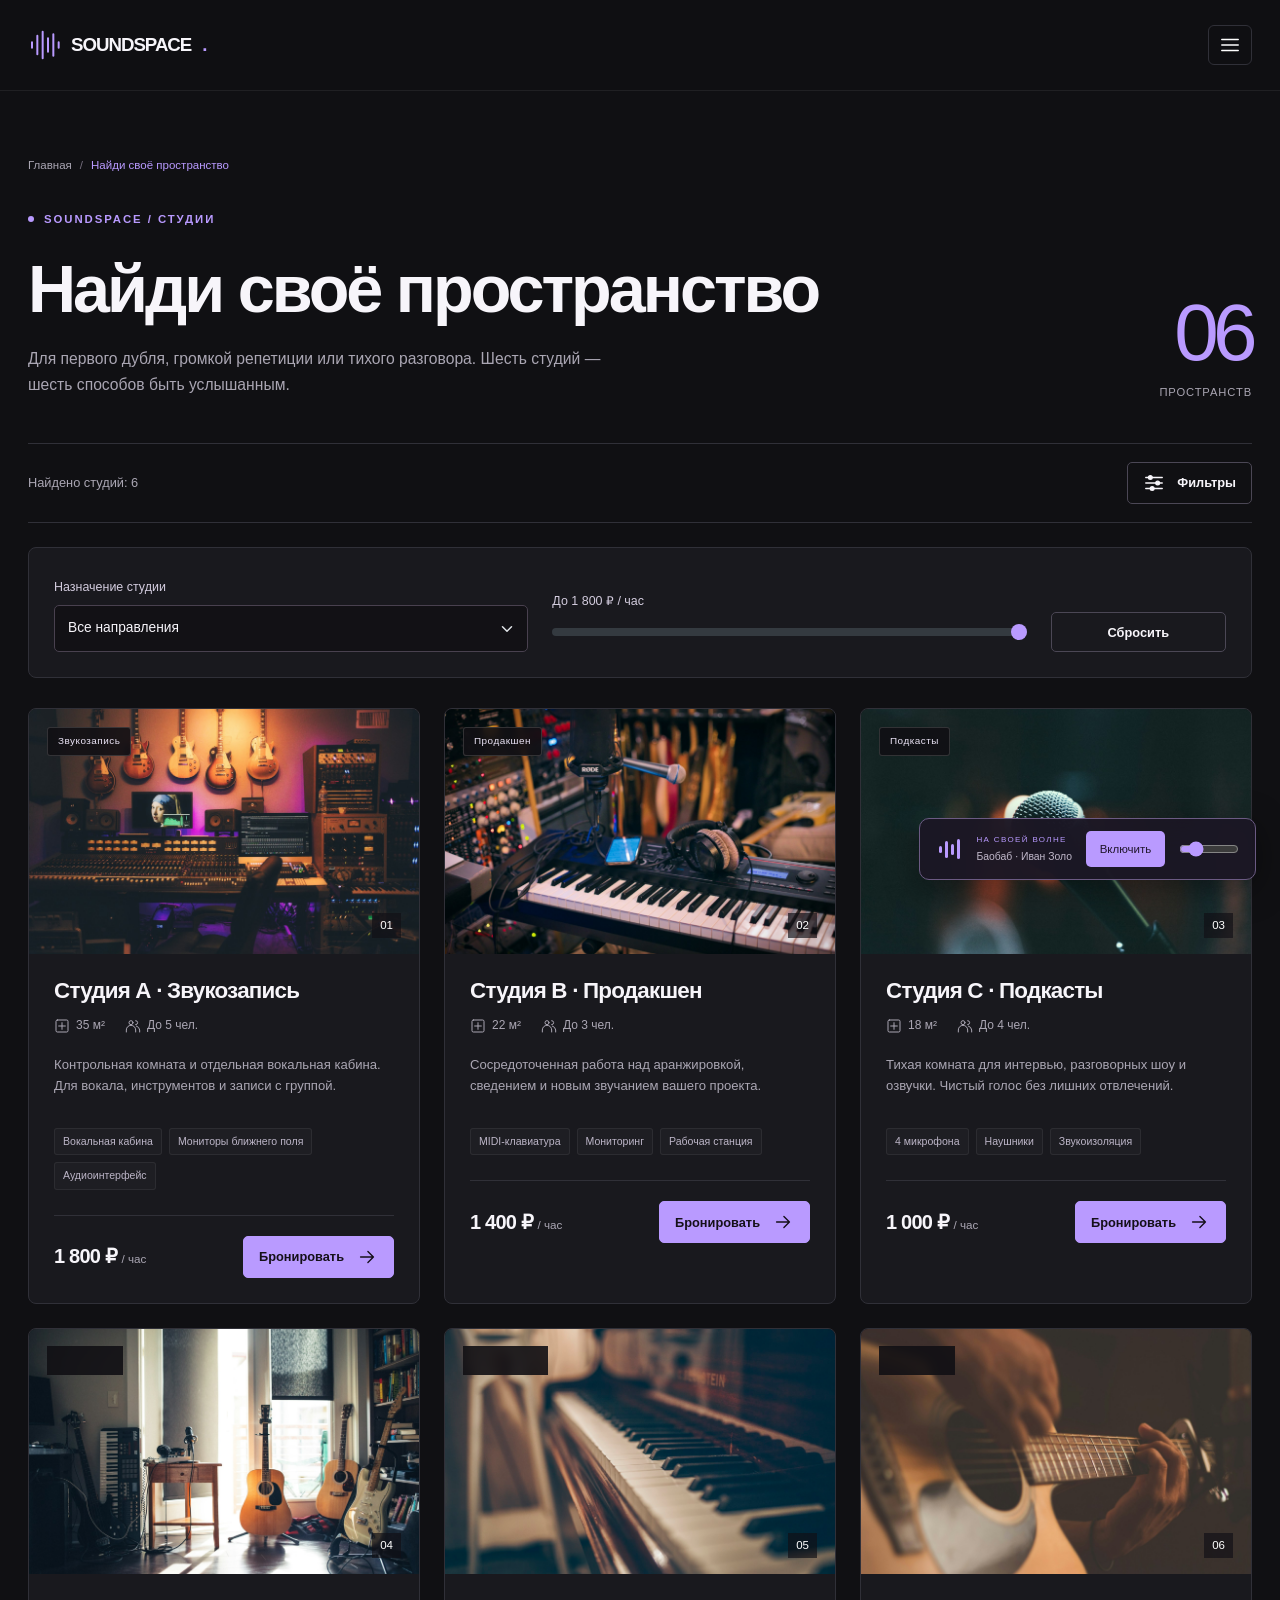
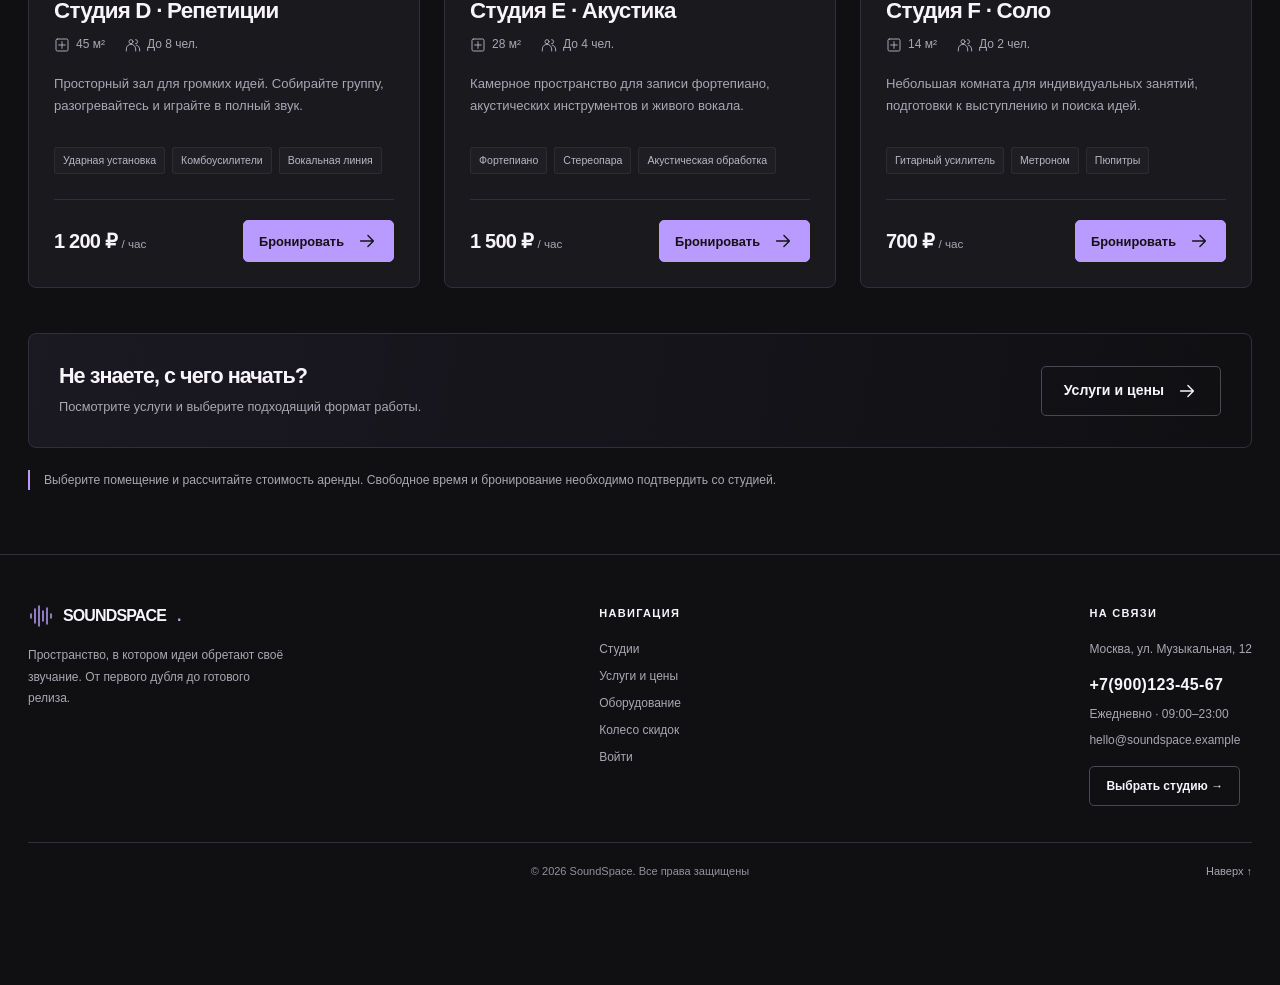
<file: studios.html>
<!DOCTYPE html>
<html lang="ru" data-bs-theme="dark">
  <head>
    <meta charset="UTF-8">
    <meta name="viewport" content="width=device-width, initial-scale=1">
    <meta name="description" content="Студии SoundSpace для звукозаписи, репетиций и подкастов. Фотографии, оснащение, вместимость и стоимость аренды.">
    <meta name="theme-color" content="#101013">
    <title>Студии — SoundSpace</title>
    <script src="assets/js/local-auth.js"></script>
    <link rel="icon" href="assets/images/favicon.svg" type="image/svg+xml">
    <link rel="stylesheet" href="assets/vendor/bootstrap/bootstrap.css">
    <link rel="stylesheet" href="assets/css/style.css?v=soundspace-features-1">
    <link rel="stylesheet" href="assets/css/features.css">
    <script src="assets/vendor/bootstrap/bootstrap.bundle.js" defer></script>
    <script src="assets/js/data.js" defer></script>
    <script src="assets/js/auth.js" defer></script>
    <script src="assets/js/site.js" defer></script>
    <script src="assets/js/main.js" defer></script>
  </head>
  <body>
    <a class="skip-link" href="#main">Перейти к содержимому</a>
    <header class="site-header">
      <nav class="navbar navbar-expand-xxl" aria-label="Главная навигация">
        <div class="container">
          <a class="navbar-brand" href="index.html" aria-label="SoundSpace — главная"><svg class="icon brand-mark" width="24" height="24" viewBox="0 0 24 24" fill="none" stroke="currentColor" stroke-width="1.5" stroke-linecap="round" stroke-linejoin="round" aria-hidden="true"><path d="M3 10v4M7 5v14M11 2v20M15 7v10M19 4v16M23 10v4"/></svg>SOUNDSPACE<span class="accent" aria-hidden="true">.</span></a>
<button class="navbar-toggler" type="button" data-bs-toggle="collapse" data-bs-target="#main-nav" aria-controls="main-nav" aria-expanded="false" aria-label="Открыть меню"><svg class="icon " width="24" height="24" viewBox="0 0 24 24" fill="none" stroke="currentColor" stroke-width="1.5" stroke-linecap="round" stroke-linejoin="round" aria-hidden="true"><path d="M3 6h18M3 12h18M3 18h18"/></svg></button>
          <div class="collapse navbar-collapse" id="main-nav">
            <ul class="navbar-nav">
              <li class="nav-item">
                <a class="nav-link "  href="index.html">Главная</a>
              </li>
              <li class="nav-item">
                <a class="nav-link active" aria-current="page" href="studios.html">Студии</a>
              </li>
              <li class="nav-item">
                <a class="nav-link "  href="services.html">Услуги и цены</a>
              </li>
              <li class="nav-item">
                <a class="nav-link "  href="equipment.html">Оборудование</a>
              </li>
              <li class="nav-item">
                <a class="nav-link" href="contacts.html">Контакты</a>
              </li>
              <li class="nav-item"><a class="nav-link" href="wheel.html">Колесо скидок</a></li>
            </ul>
            <div class="nav-actions">
              <a class="nav-account" data-account-link href="auth.html">Войти</a>
              <a class="nav-phone" href="tel:+79001234567">+7(900)123-45-67</a>
              <a class="btn btn-outline-light nav-book" href="studios.html#studios">Выбрать студию <svg class="icon " width="24" height="24" viewBox="0 0 24 24" fill="none" stroke="currentColor" stroke-width="1.5" stroke-linecap="round" stroke-linejoin="round" aria-hidden="true"><path d="M6 18 18 6M6 6h12v12"/></svg></a>
            </div>
          </div>
        </div>
      </nav>
    </header>
    <main id="main" tabindex="-1">
      <section class="page-heading">
        <div class="container">
          <nav aria-label="Хлебные крошки">
            <ol class="breadcrumb">
              <li class="breadcrumb-item">
                <a href="index.html">Главная</a>
              </li>
              <li class="breadcrumb-item active" aria-current="page">
                Найди своё пространство
              </li>
            </ol>
          </nav>
          <div class="row align-items-end">
            <div class="col-lg-9">
              <div class="eyebrow">
                SoundSpace / Студии
              </div>
              <h1>
                Найди своё пространство
              </h1>
              <p class="page-intro">
                Для первого дубля, громкой репетиции или тихого разговора. Шесть студий — шесть способов быть услышанным.
              </p>
            </div>
            <div class="col-lg-3 text-end d-none d-lg-block">
              <div class="page-count">
                06<span>пространств</span>
              </div>
            </div>
          </div>
        </div>
      </section>
      <section class="pb-5" id="studios">
        <div class="container">
          <h2 class="visually-hidden">
            Каталог студий
          </h2>
          <div class="filter-bar">
            <span class="result-count" id="studio-count" role="status">Найдено студий: 6</span><button class="btn btn-outline-light btn-sm" type="button" data-bs-toggle="collapse" data-bs-target="#studio-filters" aria-expanded="true" aria-controls="studio-filters"><svg class="icon " width="24" height="24" viewBox="0 0 24 24" fill="none" stroke="currentColor" stroke-width="1.5" stroke-linecap="round" stroke-linejoin="round" aria-hidden="true"><path d="M3 6h18M3 12h18M3 18h18"/><circle cx="8" cy="6" r="2" fill="currentColor"/><circle cx="16" cy="12" r="2" fill="currentColor"/><circle cx="10" cy="18" r="2" fill="currentColor"/></svg>Фильтры</button>
          </div>
          <div class="collapse show" id="studio-filters">
            <form class="filter-panel" id="studio-filter-form">
              <div class="row g-4 align-items-end">
                <div class="col-md-5">
                  <label for="purpose-filter" class="form-label">Назначение студии</label><select id="purpose-filter" class="form-select"><option value="all">Все направления</option><option value="recording">Звукозапись</option><option value="rehearsal">Репетиции</option><option value="podcast">Подкасты</option><option value="production">Продакшен</option></select>
                </div>
                <div class="col-md-5">
                  <label for="price-filter" class="form-label">До <output id="price-output" for="price-filter">1 800</output> ₽ / час</label><input class="form-range" type="range" id="price-filter" min="700" max="1800" step="100" value="1800" aria-label="Максимальная цена аренды за час">
                </div>
                <div class="col-md-2">
                  <button class="btn btn-outline-light btn-sm w-100" type="reset">Сбросить</button>
                </div>
              </div>
            </form>
          </div>
          <div class="row g-4" id="studio-grid">
            <div class="col-md-6 col-xl-4 studio-item" data-purpose="recording" data-price="1800">
              <article class="card room-card">
                <div class="room-image-wrap">
                  <img class="room-image" src="assets/images/studio-a.jpg" alt="Интерьер: Студия А · Звукозапись" width="800" height="533" loading="lazy"><span class="room-tag">Звукозапись</span><span class="room-number">01</span>
                </div>
                <div class="room-body">
                  <h2>
                    Студия А · Звукозапись
                  </h2>
                  <div class="room-meta">
                    <span><svg class="icon " width="24" height="24" viewBox="0 0 24 24" fill="none" stroke="currentColor" stroke-width="1.5" stroke-linecap="round" stroke-linejoin="round" aria-hidden="true"><rect x="3" y="3" width="18" height="18" rx="2"/><path d="M7 12h10m-5-5v10"/></svg>35 м²</span><span><svg class="icon " width="24" height="24" viewBox="0 0 24 24" fill="none" stroke="currentColor" stroke-width="1.5" stroke-linecap="round" stroke-linejoin="round" aria-hidden="true"><circle cx="9" cy="7" r="3"/><path d="M2 21v-3a7 7 0 0 1 14 0v3M16 4a3 3 0 0 1 0 6M22 21v-3a7 7 0 0 0-5-6"/></svg>До 5 чел.</span>
                  </div>
                  <p class="room-description">
                    Контрольная комната и отдельная вокальная кабина. Для вокала, инструментов и записи с группой.
                  </p>
                  <ul class="room-features" aria-label="Оснащение">
                    <li>
                      Вокальная кабина
                    </li>
                    <li>
                      Мониторы ближнего поля
                    </li>
                    <li>
                      Аудиоинтерфейс
                    </li>
                  </ul>
                  <div class="room-book">
                    <div>
                      <strong>1 800 ₽</strong> <small>/ час</small>
                    </div>
                    <button class="btn btn-primary btn-sm" type="button" data-bs-toggle="modal" data-bs-target="#booking-modal" data-studio="a" aria-label="Забронировать: Студия А · Звукозапись">Бронировать <svg class="icon " width="24" height="24" viewBox="0 0 24 24" fill="none" stroke="currentColor" stroke-width="1.5" stroke-linecap="round" stroke-linejoin="round" aria-hidden="true"><path d="M5 12h14M13 6l6 6-6 6"/></svg></button>
                  </div>
                </div>
              </article>
            </div>
            <div class="col-md-6 col-xl-4 studio-item" data-purpose="production" data-price="1400">
              <article class="card room-card">
                <div class="room-image-wrap">
                  <img class="room-image" src="assets/images/studio-b.jpg" alt="Интерьер: Студия B · Продакшен" width="800" height="533" loading="lazy"><span class="room-tag">Продакшен</span><span class="room-number">02</span>
                </div>
                <div class="room-body">
                  <h2>
                    Студия B · Продакшен
                  </h2>
                  <div class="room-meta">
                    <span><svg class="icon " width="24" height="24" viewBox="0 0 24 24" fill="none" stroke="currentColor" stroke-width="1.5" stroke-linecap="round" stroke-linejoin="round" aria-hidden="true"><rect x="3" y="3" width="18" height="18" rx="2"/><path d="M7 12h10m-5-5v10"/></svg>22 м²</span><span><svg class="icon " width="24" height="24" viewBox="0 0 24 24" fill="none" stroke="currentColor" stroke-width="1.5" stroke-linecap="round" stroke-linejoin="round" aria-hidden="true"><circle cx="9" cy="7" r="3"/><path d="M2 21v-3a7 7 0 0 1 14 0v3M16 4a3 3 0 0 1 0 6M22 21v-3a7 7 0 0 0-5-6"/></svg>До 3 чел.</span>
                  </div>
                  <p class="room-description">
                    Сосредоточенная работа над аранжировкой, сведением и новым звучанием вашего проекта.
                  </p>
                  <ul class="room-features" aria-label="Оснащение">
                    <li>
                      MIDI-клавиатура
                    </li>
                    <li>
                      Мониторинг
                    </li>
                    <li>
                      Рабочая станция
                    </li>
                  </ul>
                  <div class="room-book">
                    <div>
                      <strong>1 400 ₽</strong> <small>/ час</small>
                    </div>
                    <button class="btn btn-primary btn-sm" type="button" data-bs-toggle="modal" data-bs-target="#booking-modal" data-studio="b" aria-label="Забронировать: Студия B · Продакшен">Бронировать <svg class="icon " width="24" height="24" viewBox="0 0 24 24" fill="none" stroke="currentColor" stroke-width="1.5" stroke-linecap="round" stroke-linejoin="round" aria-hidden="true"><path d="M5 12h14M13 6l6 6-6 6"/></svg></button>
                  </div>
                </div>
              </article>
            </div>
            <div class="col-md-6 col-xl-4 studio-item" data-purpose="podcast" data-price="1000">
              <article class="card room-card">
                <div class="room-image-wrap">
                  <img class="room-image" src="assets/images/studio-c.jpg" alt="Интерьер: Студия C · Подкасты" width="800" height="533" loading="lazy"><span class="room-tag">Подкасты</span><span class="room-number">03</span>
                </div>
                <div class="room-body">
                  <h2>
                    Студия C · Подкасты
                  </h2>
                  <div class="room-meta">
                    <span><svg class="icon " width="24" height="24" viewBox="0 0 24 24" fill="none" stroke="currentColor" stroke-width="1.5" stroke-linecap="round" stroke-linejoin="round" aria-hidden="true"><rect x="3" y="3" width="18" height="18" rx="2"/><path d="M7 12h10m-5-5v10"/></svg>18 м²</span><span><svg class="icon " width="24" height="24" viewBox="0 0 24 24" fill="none" stroke="currentColor" stroke-width="1.5" stroke-linecap="round" stroke-linejoin="round" aria-hidden="true"><circle cx="9" cy="7" r="3"/><path d="M2 21v-3a7 7 0 0 1 14 0v3M16 4a3 3 0 0 1 0 6M22 21v-3a7 7 0 0 0-5-6"/></svg>До 4 чел.</span>
                  </div>
                  <p class="room-description">
                    Тихая комната для интервью, разговорных шоу и озвучки. Чистый голос без лишних отвлечений.
                  </p>
                  <ul class="room-features" aria-label="Оснащение">
                    <li>
                      4 микрофона
                    </li>
                    <li>
                      Наушники
                    </li>
                    <li>
                      Звукоизоляция
                    </li>
                  </ul>
                  <div class="room-book">
                    <div>
                      <strong>1 000 ₽</strong> <small>/ час</small>
                    </div>
                    <button class="btn btn-primary btn-sm" type="button" data-bs-toggle="modal" data-bs-target="#booking-modal" data-studio="c" aria-label="Забронировать: Студия C · Подкасты">Бронировать <svg class="icon " width="24" height="24" viewBox="0 0 24 24" fill="none" stroke="currentColor" stroke-width="1.5" stroke-linecap="round" stroke-linejoin="round" aria-hidden="true"><path d="M5 12h14M13 6l6 6-6 6"/></svg></button>
                  </div>
                </div>
              </article>
            </div>
            <div class="col-md-6 col-xl-4 studio-item" data-purpose="rehearsal" data-price="1200">
              <article class="card room-card">
                <div class="room-image-wrap">
                  <img class="room-image" src="assets/images/studio-d.jpg" alt="Интерьер: Студия D · Репетиции" width="800" height="533" loading="lazy"><span class="room-tag">Репетиции</span><span class="room-number">04</span>
                </div>
                <div class="room-body">
                  <h2>
                    Студия D · Репетиции
                  </h2>
                  <div class="room-meta">
                    <span><svg class="icon " width="24" height="24" viewBox="0 0 24 24" fill="none" stroke="currentColor" stroke-width="1.5" stroke-linecap="round" stroke-linejoin="round" aria-hidden="true"><rect x="3" y="3" width="18" height="18" rx="2"/><path d="M7 12h10m-5-5v10"/></svg>45 м²</span><span><svg class="icon " width="24" height="24" viewBox="0 0 24 24" fill="none" stroke="currentColor" stroke-width="1.5" stroke-linecap="round" stroke-linejoin="round" aria-hidden="true"><circle cx="9" cy="7" r="3"/><path d="M2 21v-3a7 7 0 0 1 14 0v3M16 4a3 3 0 0 1 0 6M22 21v-3a7 7 0 0 0-5-6"/></svg>До 8 чел.</span>
                  </div>
                  <p class="room-description">
                    Просторный зал для громких идей. Собирайте группу, разогревайтесь и играйте в полный звук.
                  </p>
                  <ul class="room-features" aria-label="Оснащение">
                    <li>
                      Ударная установка
                    </li>
                    <li>
                      Комбоусилители
                    </li>
                    <li>
                      Вокальная линия
                    </li>
                  </ul>
                  <div class="room-book">
                    <div>
                      <strong>1 200 ₽</strong> <small>/ час</small>
                    </div>
                    <button class="btn btn-primary btn-sm" type="button" data-bs-toggle="modal" data-bs-target="#booking-modal" data-studio="d" aria-label="Забронировать: Студия D · Репетиции">Бронировать <svg class="icon " width="24" height="24" viewBox="0 0 24 24" fill="none" stroke="currentColor" stroke-width="1.5" stroke-linecap="round" stroke-linejoin="round" aria-hidden="true"><path d="M5 12h14M13 6l6 6-6 6"/></svg></button>
                  </div>
                </div>
              </article>
            </div>
            <div class="col-md-6 col-xl-4 studio-item" data-purpose="recording" data-price="1500">
              <article class="card room-card">
                <div class="room-image-wrap">
                  <img class="room-image" src="assets/images/studio-e.jpg" alt="Интерьер: Студия E · Акустика" width="800" height="533" loading="lazy"><span class="room-tag">Звукозапись</span><span class="room-number">05</span>
                </div>
                <div class="room-body">
                  <h2>
                    Студия E · Акустика
                  </h2>
                  <div class="room-meta">
                    <span><svg class="icon " width="24" height="24" viewBox="0 0 24 24" fill="none" stroke="currentColor" stroke-width="1.5" stroke-linecap="round" stroke-linejoin="round" aria-hidden="true"><rect x="3" y="3" width="18" height="18" rx="2"/><path d="M7 12h10m-5-5v10"/></svg>28 м²</span><span><svg class="icon " width="24" height="24" viewBox="0 0 24 24" fill="none" stroke="currentColor" stroke-width="1.5" stroke-linecap="round" stroke-linejoin="round" aria-hidden="true"><circle cx="9" cy="7" r="3"/><path d="M2 21v-3a7 7 0 0 1 14 0v3M16 4a3 3 0 0 1 0 6M22 21v-3a7 7 0 0 0-5-6"/></svg>До 4 чел.</span>
                  </div>
                  <p class="room-description">
                    Камерное пространство для записи фортепиано, акустических инструментов и живого вокала.
                  </p>
                  <ul class="room-features" aria-label="Оснащение">
                    <li>
                      Фортепиано
                    </li>
                    <li>
                      Стереопара
                    </li>
                    <li>
                      Акустическая обработка
                    </li>
                  </ul>
                  <div class="room-book">
                    <div>
                      <strong>1 500 ₽</strong> <small>/ час</small>
                    </div>
                    <button class="btn btn-primary btn-sm" type="button" data-bs-toggle="modal" data-bs-target="#booking-modal" data-studio="e" aria-label="Забронировать: Студия E · Акустика">Бронировать <svg class="icon " width="24" height="24" viewBox="0 0 24 24" fill="none" stroke="currentColor" stroke-width="1.5" stroke-linecap="round" stroke-linejoin="round" aria-hidden="true"><path d="M5 12h14M13 6l6 6-6 6"/></svg></button>
                  </div>
                </div>
              </article>
            </div>
            <div class="col-md-6 col-xl-4 studio-item" data-purpose="rehearsal" data-price="700">
              <article class="card room-card">
                <div class="room-image-wrap">
                  <img class="room-image" src="assets/images/studio-f.jpg" alt="Интерьер: Студия F · Соло" width="800" height="533" loading="lazy"><span class="room-tag">Репетиции</span><span class="room-number">06</span>
                </div>
                <div class="room-body">
                  <h2>
                    Студия F · Соло
                  </h2>
                  <div class="room-meta">
                    <span><svg class="icon " width="24" height="24" viewBox="0 0 24 24" fill="none" stroke="currentColor" stroke-width="1.5" stroke-linecap="round" stroke-linejoin="round" aria-hidden="true"><rect x="3" y="3" width="18" height="18" rx="2"/><path d="M7 12h10m-5-5v10"/></svg>14 м²</span><span><svg class="icon " width="24" height="24" viewBox="0 0 24 24" fill="none" stroke="currentColor" stroke-width="1.5" stroke-linecap="round" stroke-linejoin="round" aria-hidden="true"><circle cx="9" cy="7" r="3"/><path d="M2 21v-3a7 7 0 0 1 14 0v3M16 4a3 3 0 0 1 0 6M22 21v-3a7 7 0 0 0-5-6"/></svg>До 2 чел.</span>
                  </div>
                  <p class="room-description">
                    Небольшая комната для индивидуальных занятий, подготовки к выступлению и поиска идей.
                  </p>
                  <ul class="room-features" aria-label="Оснащение">
                    <li>
                      Гитарный усилитель
                    </li>
                    <li>
                      Метроном
                    </li>
                    <li>
                      Пюпитры
                    </li>
                  </ul>
                  <div class="room-book">
                    <div>
                      <strong>700 ₽</strong> <small>/ час</small>
                    </div>
                    <button class="btn btn-primary btn-sm" type="button" data-bs-toggle="modal" data-bs-target="#booking-modal" data-studio="f" aria-label="Забронировать: Студия F · Соло">Бронировать <svg class="icon " width="24" height="24" viewBox="0 0 24 24" fill="none" stroke="currentColor" stroke-width="1.5" stroke-linecap="round" stroke-linejoin="round" aria-hidden="true"><path d="M5 12h14M13 6l6 6-6 6"/></svg></button>
                  </div>
                </div>
              </article>
            </div>
          </div>
          <div class="empty-state" id="studio-empty" hidden>
            <h3>
              Пока нет подходящих студий
            </h3>
            <p>
              Увеличьте бюджет или выберите другое назначение.
            </p>
            <button class="btn btn-outline-light" type="button" id="reset-studios">Сбросить фильтры</button>
          </div>
          <div class="help-strip">
            <div>
              <h3>
                Не знаете, с чего начать?
              </h3>
              <p>
                Посмотрите услуги и выберите подходящий формат работы.
              </p>
            </div>
            <a class="btn btn-outline-light" href="services.html">Услуги и цены <svg class="icon " width="24" height="24" viewBox="0 0 24 24" fill="none" stroke="currentColor" stroke-width="1.5" stroke-linecap="round" stroke-linejoin="round" aria-hidden="true"><path d="M5 12h14M13 6l6 6-6 6"/></svg></a>
          </div>
          <p class="site-note">
            Выберите помещение и рассчитайте стоимость аренды. Свободное время и бронирование необходимо подтвердить со студией.
          </p>
        </div>
      </section>
    </main>
    <footer class="site-footer">
      <div class="container">
        <div class="footer-top">
          <div class="footer-brand">
            <a class="navbar-brand" href="index.html" aria-label="SoundSpace — главная"><svg class="icon brand-mark" width="24" height="24" viewBox="0 0 24 24" fill="none" stroke="currentColor" stroke-width="1.5" stroke-linecap="round" stroke-linejoin="round" aria-hidden="true"><path d="M3 10v4M7 5v14M11 2v20M15 7v10M19 4v16M23 10v4"/></svg>SOUNDSPACE<span class="accent" aria-hidden="true">.</span></a>
            <p class="footer-description">
              Пространство, в котором идеи обретают своё звучание. От первого дубля до готового релиза.
            </p>
          </div>
          <nav class="footer-column footer-nav" aria-label="Навигация в подвале">
            <h2 class="footer-heading">Навигация</h2>
            <ul class="footer-links">
              <li><a href="studios.html">Студии</a></li>
              <li><a href="services.html">Услуги и цены</a></li>
              <li><a href="equipment.html">Оборудование</a></li>
              <li><a href="wheel.html">Колесо скидок</a></li>
              <li><a href="auth.html" data-account-link>Войти</a></li>
            </ul>
          </nav>
          <div class="footer-column footer-contact-column">
            <h2 class="footer-heading">На связи</h2>
            <address class="footer-contacts">
              <a href="contacts.html#studio-map">Москва, ул. Музыкальная, 12</a>
              <a class="footer-phone" href="tel:+79001234567">+7(900)123-45-67</a>
              <span class="footer-hours">Ежедневно · 09:00–23:00</span>
              <a href="mailto:hello@soundspace.example">hello@soundspace.example</a>
            </address>
            <a class="btn btn-outline-light btn-sm footer-book" href="studios.html#studios">Выбрать студию →</a>
          </div>
        </div>
        <div class="footer-bottom">
          <span class="footer-copyright">© 2026 SoundSpace. Все права защищены</span><a class="muted" href="#main">Наверх ↑</a>
        </div>
      </div>
    </footer>
    <div class="modal fade" id="booking-modal" tabindex="-1" aria-labelledby="booking-title" aria-hidden="true">
      <div class="modal-dialog modal-dialog-centered modal-lg modal-dialog-scrollable">
        <div class="modal-content">
          <div class="modal-header">
            <h2 class="modal-title" id="booking-title">
              Бронирование студии
            </h2>
            <button class="btn-close" type="button" data-bs-dismiss="modal" aria-label="Закрыть"></button>
          </div>
          <div class="modal-body">
            <form id="booking-form" novalidate>
              <p class="form-note">
                Все поля обязательны. Выберите дату, время и количество гостей.
              </p>
              <div class="mb-3">
                <label class="form-label" for="booking-studio">Выбранная студия</label><input class="form-control" id="booking-studio" readonly>
                <div class="form-text" id="booking-studio-info">
                </div>
              </div>
              <div class="row g-3">
                <div class="col-md-6">
                  <label class="form-label" for="booking-name">Ваше имя</label><input class="form-control" type="text" id="booking-name" name="booking-name" required autocomplete="name" maxlength="80" placeholder="Алексей" aria-describedby="booking-name-error">
                  <div class="invalid-feedback" id="booking-name-error">
                  </div>
                </div>
                <div class="col-md-6">
                  <label class="form-label" for="booking-phone">Телефон</label><input class="form-control" type="tel" id="booking-phone" name="booking-phone" required autocomplete="tel" maxlength="24" placeholder="+7 (999) 123-45-67" aria-describedby="booking-phone-error">
                  <div class="invalid-feedback" id="booking-phone-error">
                  </div>
                </div>
                <div class="col-md-8">
                  <label class="form-label" for="booking-email">Электронная почта</label><input class="form-control" type="email" id="booking-email" name="booking-email" required autocomplete="email" maxlength="120" placeholder="name@example.ru" aria-describedby="booking-email-error">
                  <div class="invalid-feedback" id="booking-email-error">
                  </div>
                </div>
                <div class="col-md-4">
                  <label class="form-label" for="booking-guests">Количество гостей</label><input class="form-control" type="number" id="booking-guests" name="booking-guests" required min="1" step="1" value="1" aria-describedby="booking-guests-error">
                  <div class="invalid-feedback" id="booking-guests-error">
                  </div>
                </div>
                <div class="col-md-4">
                  <label class="form-label" for="booking-date">Дата аренды</label><input class="form-control" type="date" id="booking-date" name="booking-date" required aria-describedby="booking-date-error">
                  <div class="invalid-feedback" id="booking-date-error">
                  </div>
                </div>
                <div class="col-6 col-md-4">
                  <label class="form-label" for="booking-start">Начало</label><input class="form-control" type="time" id="booking-start" name="booking-start" required min="09:00" max="22:00" step="1800" value="10:00" aria-describedby="booking-start-error">
                  <div class="invalid-feedback" id="booking-start-error">
                  </div>
                </div>
                <div class="col-6 col-md-4">
                  <label class="form-label" for="booking-end">Окончание</label><input class="form-control" type="time" id="booking-end" name="booking-end" required min="10:00" max="23:00" step="1800" value="12:00" aria-describedby="booking-end-error">
                  <div class="invalid-feedback" id="booking-end-error">
                  </div>
                </div>
              </div>
              <p class="form-text mt-3">
                Студия открыта с 09:00 до 23:00. Минимальная аренда — 1 час, шаг времени — 30 минут. Окончание в тот же день.
              </p>
              <div class="booking-summary" aria-live="polite" aria-atomic="true">
                <div>
                  <small>Стоимость аренды</small><strong id="booking-total">—</strong>
                </div>
                <div id="booking-breakdown">
                  Выберите дату и время
                </div>
              </div>
              <button type="submit" class="btn btn-primary form-submit">Подготовить бронирование <svg class="icon " width="24" height="24" viewBox="0 0 24 24" fill="none" stroke="currentColor" stroke-width="1.5" stroke-linecap="round" stroke-linejoin="round" aria-hidden="true"><path d="M5 12h14M13 6l6 6-6 6"/></svg></button>
            </form>
            <div class="success-view" id="booking-success" hidden>
              <div class="success-icon">
                <svg class="icon icon-lg" width="24" height="24" viewBox="0 0 24 24" fill="none" stroke="currentColor" stroke-width="1.5" stroke-linecap="round" stroke-linejoin="round" aria-hidden="true"><path d="m5 12 4 4L20 5"/></svg>
              </div>
              <h3 tabindex="-1">
                Заявка сформирована
              </h3>
              <p>
                Проверьте выбранные параметры.<br>Свяжитесь со студией, чтобы подтвердить свободное время и бронирование.
              </p>
              <p class="success-details" id="booking-success-details">
              </p>
              <button type="button" class="btn btn-primary" data-bs-dismiss="modal">Готово</button>
            </div>
          </div>
        </div>
      </div>
    </div>
    <aside class="music-dock" aria-label="Фоновая музыка">
      <div class="music-equalizer" aria-hidden="true"><i></i><i></i><i></i><i></i></div>
      <div class="music-info"><span>НА СВОЕЙ ВОЛНЕ</span><small id="music-status" role="status">Баобаб · Иван Золо</small></div>
      <button type="button" id="music-toggle" class="music-toggle" aria-pressed="false" aria-controls="background-music"><span data-music-label>Включить</span></button>
      <label class="music-volume-label" for="music-volume"><span class="visually-hidden">Громкость фоновой музыки</span><input id="music-volume" type="range" min="0" max="100" value="20" aria-label="Громкость фоновой музыки"></label>
      <audio id="background-music" preload="none" loop><source src="assets/audio/ivan-zolo-baobab.mp3" type="audio/mpeg"></audio>
    </aside>
    <noscript>
    <p class="container site-note">
      Включите JavaScript для работы фильтров, вкладок, каруселей, форм и модальных окон.
    </p>
    </noscript>
  </body>
</html>
</file>
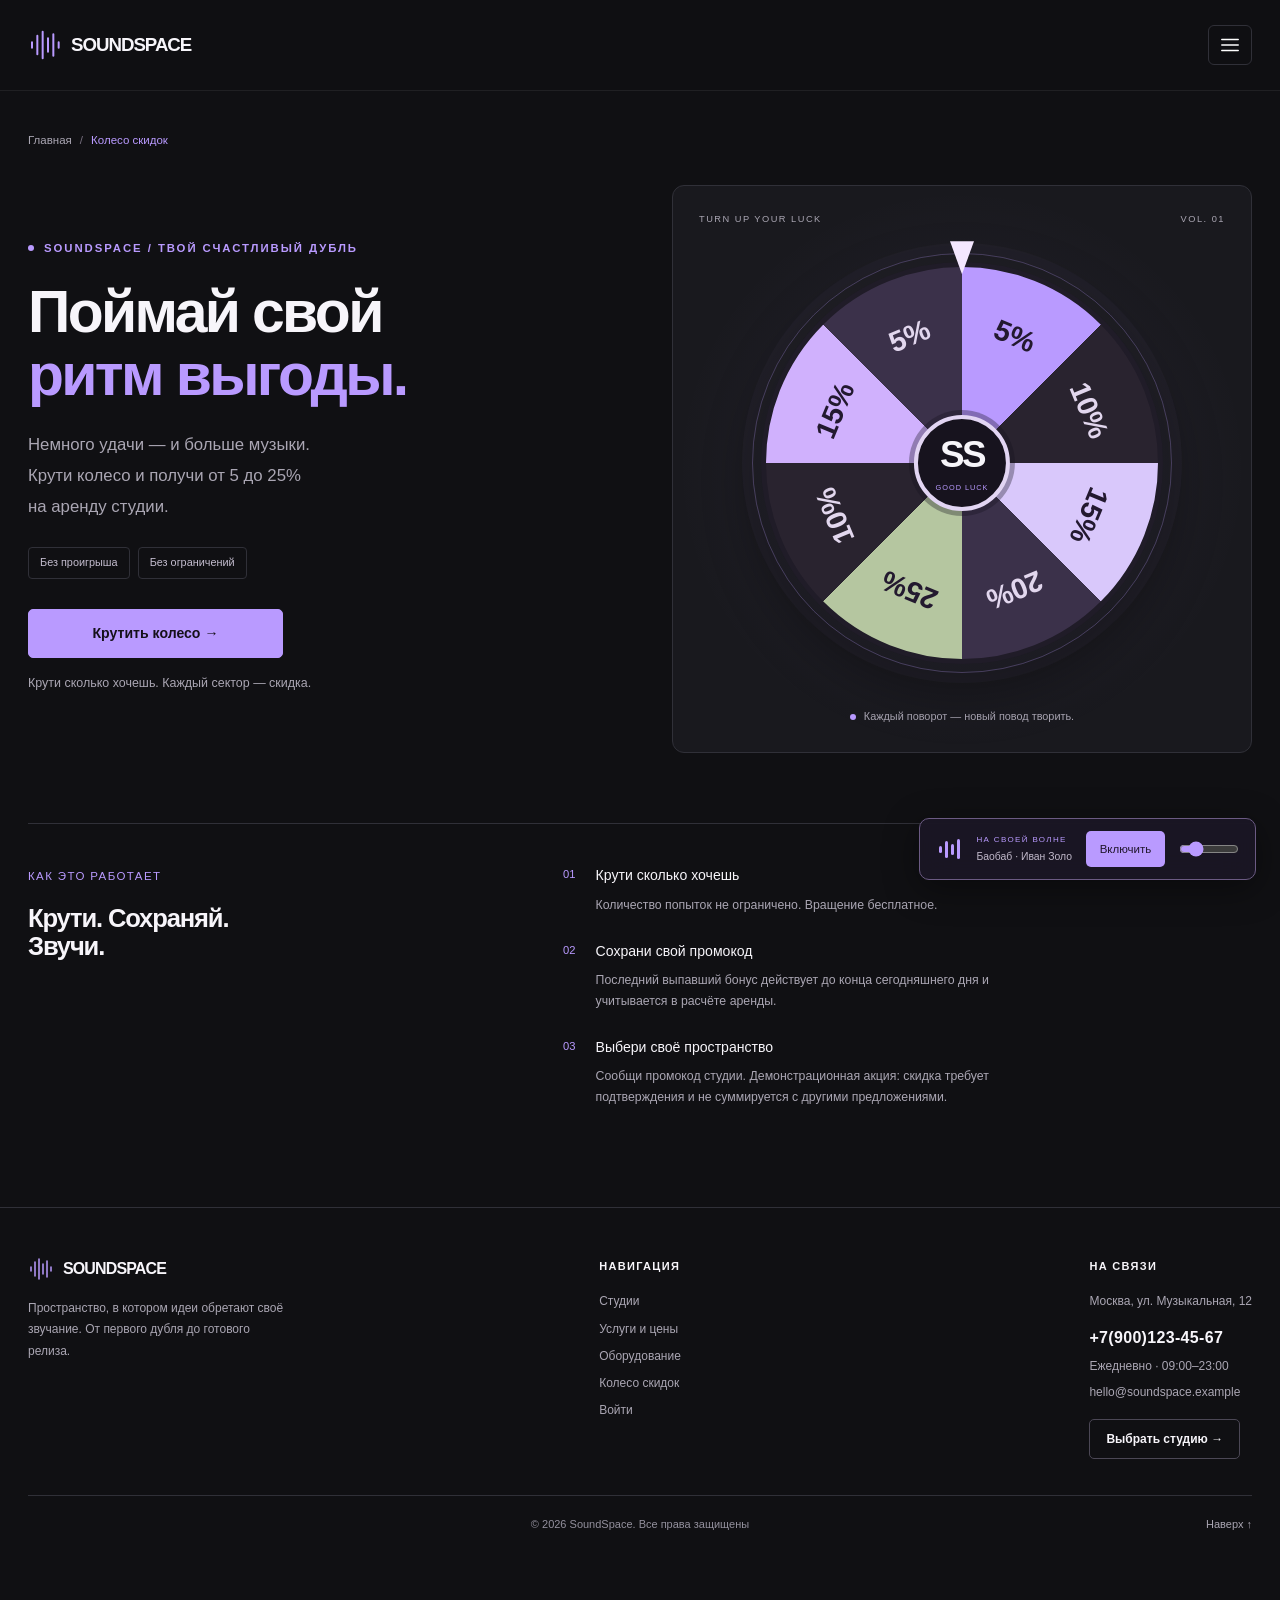
<file: wheel.html>
<!DOCTYPE html>
<html lang="ru" data-bs-theme="dark">
  <head>
    <meta charset="UTF-8">
    <meta name="viewport" content="width=device-width, initial-scale=1">
    <meta name="description" content="Крутите колесо SoundSpace и получите бонус от 5 до 25% на предварительный расчёт аренды студии.">
    <meta name="theme-color" content="#101013">
    <title>Колесо скидок — SoundSpace</title>
    <script src="assets/js/local-auth.js"></script>
    <link rel="icon" href="assets/images/favicon.svg" type="image/svg+xml">
    <link rel="stylesheet" href="assets/vendor/bootstrap/bootstrap.css">
    <link rel="stylesheet" href="assets/css/style.css?v=soundspace-features-1">
    <link rel="stylesheet" href="assets/css/features.css">
    <script src="assets/vendor/bootstrap/bootstrap.bundle.js" defer></script>
    <script src="assets/js/data.js" defer></script>
    <script src="assets/js/auth.js" defer></script>
    <script src="assets/js/site.js" defer></script>
    <script src="assets/js/main.js" defer></script>
  </head>
  <body>
    <a class="skip-link" href="#main">Перейти к содержимому</a>
    <header class="site-header">
      <nav class="navbar navbar-expand-xxl" aria-label="Главная навигация">
        <div class="container">
          <a class="navbar-brand" href="index.html" aria-label="SoundSpace — главная"><svg class="icon brand-mark" width="24" height="24" viewBox="0 0 24 24" fill="none" stroke="currentColor" stroke-width="1.5" stroke-linecap="round" stroke-linejoin="round" aria-hidden="true"><path d="M3 10v4M7 5v14M11 2v20M15 7v10M19 4v16M23 10v4"/></svg>SOUNDSPACE<span class="accent" aria-hidden="true"></span></a>
<button class="navbar-toggler" type="button" data-bs-toggle="collapse" data-bs-target="#main-nav" aria-controls="main-nav" aria-expanded="false" aria-label="Открыть меню"><svg class="icon " width="24" height="24" viewBox="0 0 24 24" fill="none" stroke="currentColor" stroke-width="1.5" stroke-linecap="round" stroke-linejoin="round" aria-hidden="true"><path d="M3 6h18M3 12h18M3 18h18"/></svg></button>
          <div class="collapse navbar-collapse" id="main-nav">
            <ul class="navbar-nav">
              <li class="nav-item">
                <a class="nav-link" href="index.html">Главная</a>
              </li>
              <li class="nav-item">
                <a class="nav-link "  href="studios.html">Студии</a>
              </li>
              <li class="nav-item">
                <a class="nav-link "  href="services.html">Услуги и цены</a>
              </li>
              <li class="nav-item">
                <a class="nav-link "  href="equipment.html">Оборудование</a>
              </li>
              <li class="nav-item">
                <a class="nav-link" href="contacts.html">Контакты</a>
              </li>
              <li class="nav-item"><a class="nav-link active" aria-current="page" href="wheel.html">Колесо скидок</a></li>
            </ul>
            <div class="nav-actions">
              <a class="nav-account" data-account-link href="auth.html">Войти</a>
              <a class="nav-phone" href="tel:+79001234567">+7(900)123-45-67</a>
              <a class="btn btn-outline-light nav-book" href="studios.html#studios">Выбрать студию <svg class="icon " width="24" height="24" viewBox="0 0 24 24" fill="none" stroke="currentColor" stroke-width="1.5" stroke-linecap="round" stroke-linejoin="round" aria-hidden="true"><path d="M6 18 18 6M6 6h12v12"/></svg></a>
            </div>
          </div>
        </div>
      </nav>
    </header>
    <main id="main" tabindex="-1">
      <section class="wheel-section section">
        <div class="container">
          <nav aria-label="Хлебные крошки"><ol class="breadcrumb"><li class="breadcrumb-item"><a href="index.html">Главная</a></li><li class="breadcrumb-item active" aria-current="page">Колесо скидок</li></ol></nav>
          <div class="wheel-layout">
            <div class="wheel-copy">
              <div class="eyebrow">SoundSpace / твой счастливый дубль</div>
              <h1>Поймай свой<br><span class="accent">ритм выгоды.</span></h1>
              <p class="lead-copy">Немного удачи — и больше музыки.<br>Крути колесо и получи от 5 до 25%<br>на аренду студии.</p>
              <div class="wheel-tags"><span>Без проигрыша</span><span>Без ограничений</span></div>
              <button class="btn btn-primary spin-button" id="spin-button" type="button">Крутить колесо →</button>
              <p class="wheel-status" id="wheel-status" role="status" aria-live="polite">Крути сколько хочешь. Каждый сектор — скидка.</p>
              <section class="reward-card" id="wheel-result" aria-labelledby="reward-title" hidden>
                <div class="reward-top"><div><span class="small-label">Ваш бонус сегодня</span><h2 id="reward-title" tabindex="-1">Музыка стала ближе.</h2></div><strong id="reward-percent">—</strong></div>
                <div class="coupon-row"><code id="reward-code"></code><button class="text-button" id="copy-reward" type="button">Скопировать</button></div>
                <a class="btn btn-outline-light w-100" href="studios.html">Применить к расчёту аренды →</a>
              </section>
            </div>
            <div class="wheel-stage">
              <div class="wheel-stage-caption"><span>TURN UP YOUR LUCK</span><span>VOL. 01</span></div>
              <div class="wheel-wrap">
                <div class="wheel-pointer" aria-hidden="true"></div>
                <div class="discount-wheel" id="discount-wheel" role="img" aria-label="Восемь секторов со скидками от 5 до 25 процентов" aria-busy="false"><span class="wheel-label" style="--segment:0"><span>5%</span></span><span class="wheel-label" style="--segment:1"><span>10%</span></span><span class="wheel-label" style="--segment:2"><span>15%</span></span><span class="wheel-label" style="--segment:3"><span>20%</span></span><span class="wheel-label" style="--segment:4"><span>25%</span></span><span class="wheel-label" style="--segment:5"><span>10%</span></span><span class="wheel-label" style="--segment:6"><span>15%</span></span><span class="wheel-label" style="--segment:7"><span>5%</span></span></div>
                <div class="wheel-hub" aria-hidden="true"><strong>SS</strong><span>GOOD LUCK</span></div>
              </div>
              <div class="wheel-stage-bottom"><span class="status-dot"></span> Каждый поворот — новый повод творить.</div>
            </div>
          </div>
          <div class="wheel-rules"><div><span class="small-label accent">Как это работает</span><h2>Крути. Сохраняй. Звучи.</h2></div><ol><li><span>01</span><div><strong>Крути сколько хочешь</strong><p>Количество попыток не ограничено. Вращение бесплатное.</p></div></li><li><span>02</span><div><strong>Сохрани свой промокод</strong><p>Последний выпавший бонус действует до конца сегодняшнего дня и учитывается в расчёте аренды.</p></div></li><li><span>03</span><div><strong>Выбери своё пространство</strong><p>Сообщи промокод студии. Демонстрационная акция: скидка требует подтверждения и не суммируется с другими предложениями.</p></div></li></ol></div>
        </div>
      </section>
    </main>
    <footer class="site-footer">
      <div class="container">
        <div class="footer-top">
          <div class="footer-brand">
            <a class="navbar-brand" href="index.html" aria-label="SoundSpace — главная"><svg class="icon brand-mark" width="24" height="24" viewBox="0 0 24 24" fill="none" stroke="currentColor" stroke-width="1.5" stroke-linecap="round" stroke-linejoin="round" aria-hidden="true"><path d="M3 10v4M7 5v14M11 2v20M15 7v10M19 4v16M23 10v4"/></svg>SOUNDSPACE<span class="accent" aria-hidden="true"></span></a>
            <p class="footer-description">
              Пространство, в котором идеи обретают своё звучание. От первого дубля до готового релиза.
            </p>
          </div>
          <nav class="footer-column footer-nav" aria-label="Навигация в подвале">
            <h2 class="footer-heading">Навигация</h2>
            <ul class="footer-links">
              <li><a href="studios.html">Студии</a></li>
              <li><a href="services.html">Услуги и цены</a></li>
              <li><a href="equipment.html">Оборудование</a></li>
              <li><a href="wheel.html">Колесо скидок</a></li>
              <li><a href="auth.html" data-account-link>Войти</a></li>
            </ul>
          </nav>
          <div class="footer-column footer-contact-column">
            <h2 class="footer-heading">На связи</h2>
            <address class="footer-contacts">
              <a href="contacts.html#studio-map">Москва, ул. Музыкальная, 12</a>
              <a class="footer-phone" href="tel:+79001234567">+7(900)123-45-67</a>
              <span class="footer-hours">Ежедневно · 09:00–23:00</span>
              <a href="mailto:hello@soundspace.example">hello@soundspace.example</a>
            </address>
            <a class="btn btn-outline-light btn-sm footer-book" href="studios.html#studios">Выбрать студию →</a>
          </div>
        </div>
        <div class="footer-bottom">
          <span class="footer-copyright">© 2026 SoundSpace. Все права защищены</span><a class="muted" href="#main">Наверх ↑</a>
        </div>
      </div>
    </footer>
    <aside class="music-dock" aria-label="Фоновая музыка">
      <div class="music-equalizer" aria-hidden="true"><i></i><i></i><i></i><i></i></div>
      <div class="music-info"><span>НА СВОЕЙ ВОЛНЕ</span><small id="music-status" role="status">Баобаб · Иван Золо</small></div>
      <button type="button" id="music-toggle" class="music-toggle" aria-pressed="false" aria-controls="background-music"><span data-music-label>Включить</span></button>
      <label class="music-volume-label" for="music-volume"><span class="visually-hidden">Громкость фоновой музыки</span><input id="music-volume" type="range" min="0" max="100" value="20" aria-label="Громкость фоновой музыки"></label>
      <audio id="background-music" preload="none" loop><source src="assets/audio/ivan-zolo-baobab.mp3" type="audio/mpeg"></audio>
    </aside>
    <noscript><p class="container site-note">Включите JavaScript для входа, регистрации и колеса скидок.</p></noscript>
    <script src="assets/js/wheel.js" defer></script>
  </body>
</html>
</file>
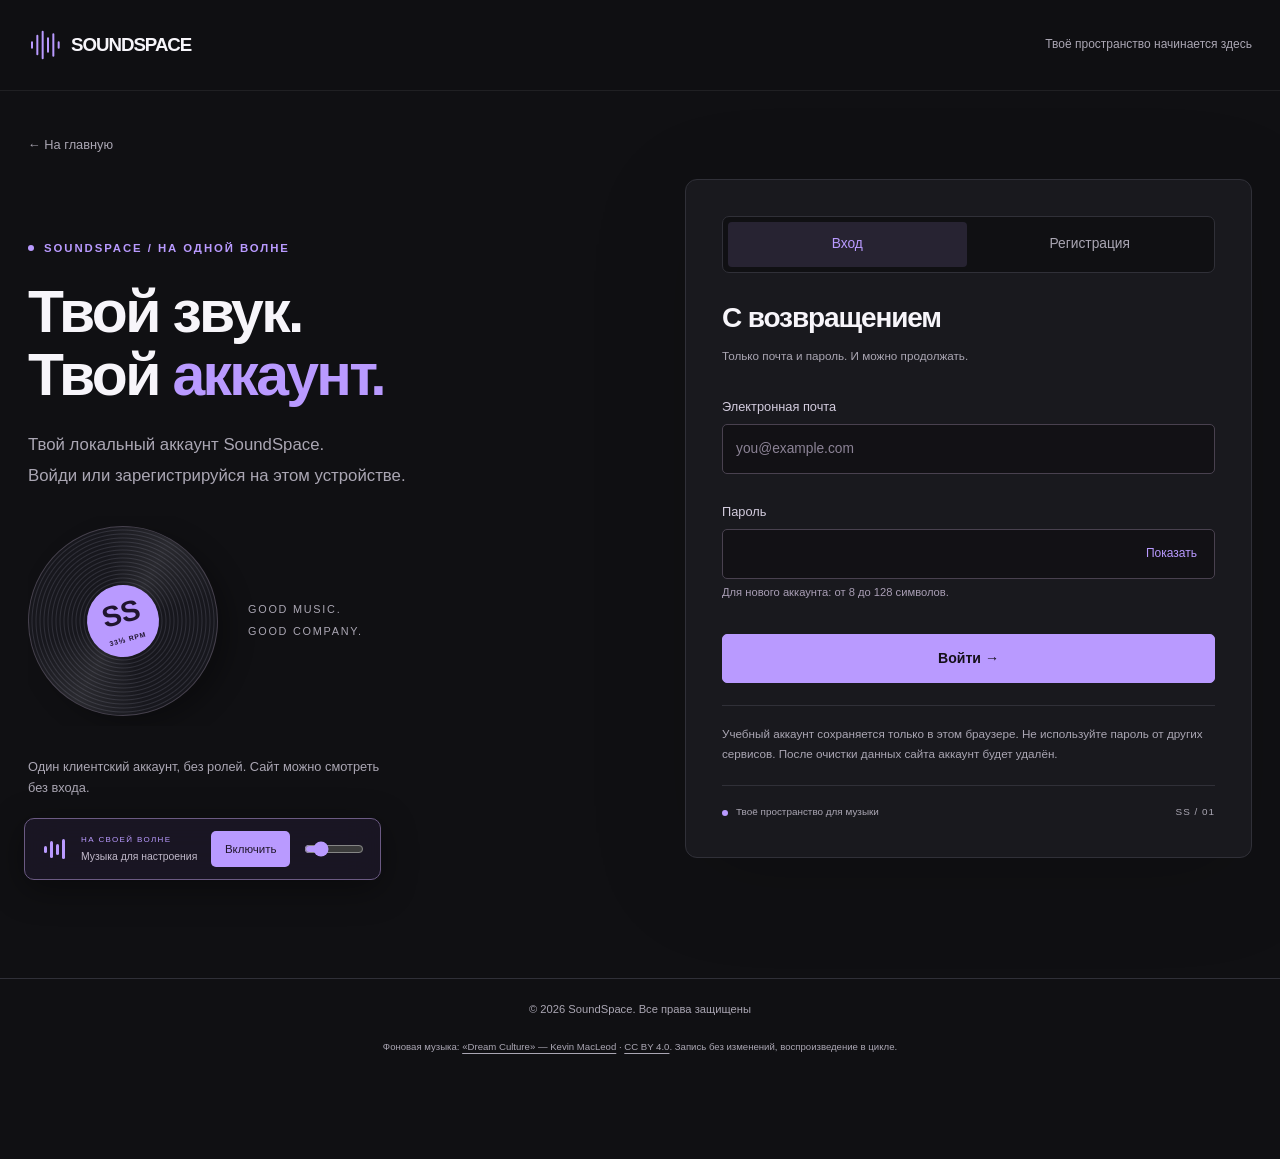
<file: frontend/auth.html>
<!DOCTYPE html>
<html lang="ru" data-bs-theme="dark">
  <head>
    <meta charset="UTF-8">
    <meta name="viewport" content="width=device-width, initial-scale=1">
    <meta name="description" content="Войдите или создайте аккаунт SoundSpace с помощью почты и пароля.">
    <meta name="theme-color" content="#101013">
    <title>Вход и регистрация — SoundSpace</title>
    <script src="assets/js/local-auth.js"></script>
    <link rel="icon" href="assets/images/favicon.svg" type="image/svg+xml">
    <link rel="stylesheet" href="assets/vendor/bootstrap/bootstrap.css">
    <link rel="stylesheet" href="assets/css/style.css?v=soundspace-features-1">
    <link rel="stylesheet" href="assets/css/features.css">
    <script src="assets/vendor/bootstrap/bootstrap.bundle.js" defer></script>
    <script src="assets/js/data.js" defer></script>
    <script src="assets/js/auth.js" defer></script>
    <script src="assets/js/site.js" defer></script>
    <script src="assets/js/main.js" defer></script>
  </head>
  <body class="auth-page">
    <a class="skip-link" href="#main">Перейти к содержимому</a>
    <header class="site-header"><nav class="navbar" aria-label="Вход в SoundSpace"><div class="container"><a class="navbar-brand" href="index.html" aria-label="SoundSpace — главная"><svg class="icon brand-mark" width="24" height="24" viewBox="0 0 24 24" fill="none" stroke="currentColor" stroke-width="1.5" stroke-linecap="round" stroke-linejoin="round" aria-hidden="true"><path d="M3 10v4M7 5v14M11 2v20M15 7v10M19 4v16M23 10v4"/></svg>SOUNDSPACE<span class="accent" aria-hidden="true"></span></a><span class="auth-header-caption">Твоё пространство начинается здесь</span></div></nav></header>
    <main id="main" tabindex="-1">
      <section class="account-section section">
        <div class="container">
          
          <a class="account-back" href="index.html">← На главную</a>
          <div class="account-layout">
            <div class="account-intro">
              <div class="eyebrow">SoundSpace / на одной волне</div>
              <h1>Твой звук.<br>Твой <span class="accent">аккаунт.</span></h1>
              <p class="lead-copy">Твой локальный аккаунт SoundSpace.<br>Войди или зарегистрируйся на этом устройстве.</p>
              <div class="account-art" aria-hidden="true"><div class="vinyl-record"><span>SS<span>33⅓ RPM</span></span></div><span class="record-caption">GOOD MUSIC.<br>GOOD COMPANY.</span></div>
              <p class="account-entry-note">Один клиентский аккаунт, без ролей. Сайт можно смотреть без входа.</p>
            </div>
            <div class="account-card">
              <div id="auth-panel">
                <div class="auth-tabs" role="group" aria-label="Вход или регистрация"><button type="button" data-auth-mode="login" aria-pressed="true" class="active">Вход</button><button type="button" data-auth-mode="register" aria-pressed="false">Регистрация</button></div>
                <h2 id="auth-form-title">С возвращением</h2>
                <p class="form-note">Только почта и пароль. И можно продолжать.</p>
                <form id="auth-form">
                  <div class="mb-4"><label class="form-label" for="auth-email">Электронная почта</label><input class="form-control" id="auth-email" name="email" type="email" required maxlength="100" autocomplete="email" placeholder="you@example.com"></div>
                  <div class="mb-3"><label class="form-label" for="auth-password">Пароль</label><div class="password-field"><input class="form-control" id="auth-password" name="password" type="password" required maxlength="256" autocomplete="current-password" aria-describedby="password-hint"><button id="password-toggle" type="button" aria-controls="auth-password" aria-pressed="false">Показать</button></div><div class="form-text" id="password-hint">Для нового аккаунта: от 8 до 128 символов.</div></div>
                  <div class="mb-4" id="confirm-field" hidden><label class="form-label" for="auth-confirm">Повторите пароль</label><input class="form-control" id="auth-confirm" name="confirm" type="password" maxlength="256" autocomplete="new-password" placeholder="Ещё раз, без опечаток"></div>
                  <p class="auth-feedback" id="auth-feedback" role="alert" hidden></p>
                  <button class="btn btn-primary w-100 mt-3" type="submit" id="auth-submit">Войти →</button>
                </form>
                <p class="local-account-note">Учебный аккаунт сохраняется только в этом браузере. Не используйте пароль от других сервисов. После очистки данных сайта аккаунт будет удалён.</p>
              </div>
              <div id="account-view" class="account-success" hidden>
                <span class="account-check" aria-hidden="true">✓</span><div class="eyebrow">Вы на своей волне</div>
                <h2 id="account-heading" tabindex="-1">Рады видеть!</h2><p id="account-email"></p>
                <a class="btn btn-primary w-100" href="wheel.html">К колесу скидок →</a>
                <a class="btn btn-outline-light w-100 mt-3" href="studios.html">Выбрать студию</a>
                <button class="text-button mt-4" type="button" id="logout-button">Выйти из аккаунта</button>
              </div>
              <div class="card-signoff"><span class="status-dot"></span> Твоё пространство для музыки <span>SS / 01</span></div>
            </div>
          </div>
        </div>
      </section>
    </main>
    <footer class="site-footer auth-footer"><div class="container"><span>© 2026 SoundSpace. Все права защищены</span></div>      <p class="music-attribution container">Фоновая музыка: <a href="https://incompetech.com/music/royalty-free/index.html?isrc=USUAN1300046" target="_blank" rel="noopener noreferrer">«Dream Culture» — Kevin MacLeod</a> · <a href="https://creativecommons.org/licenses/by/4.0/" target="_blank" rel="noopener noreferrer">CC BY 4.0</a>. Запись без изменений, воспроизведение в цикле.</p>
    </footer>
    <aside class="music-dock" aria-label="Фоновая музыка">
      <div class="music-equalizer" aria-hidden="true"><i></i><i></i><i></i><i></i></div>
      <div class="music-info"><span>НА СВОЕЙ ВОЛНЕ</span><small id="music-status" role="status">Музыка для настроения</small></div>
      <button type="button" id="music-toggle" class="music-toggle" aria-pressed="false" aria-controls="background-music"><span data-music-label>Включить</span></button>
      <label class="music-volume-label" for="music-volume"><span class="visually-hidden">Громкость фоновой музыки</span><input id="music-volume" type="range" min="0" max="100" value="20" aria-label="Громкость фоновой музыки"></label>
      <audio id="background-music" preload="none" loop><source src="assets/audio/kevin-macleod-dream-culture.mp3" type="audio/mpeg"></audio>
    </aside>
    <noscript><p class="container site-note">Включите JavaScript для входа, регистрации и колеса скидок.</p></noscript>
  </body>
</html>
</file>
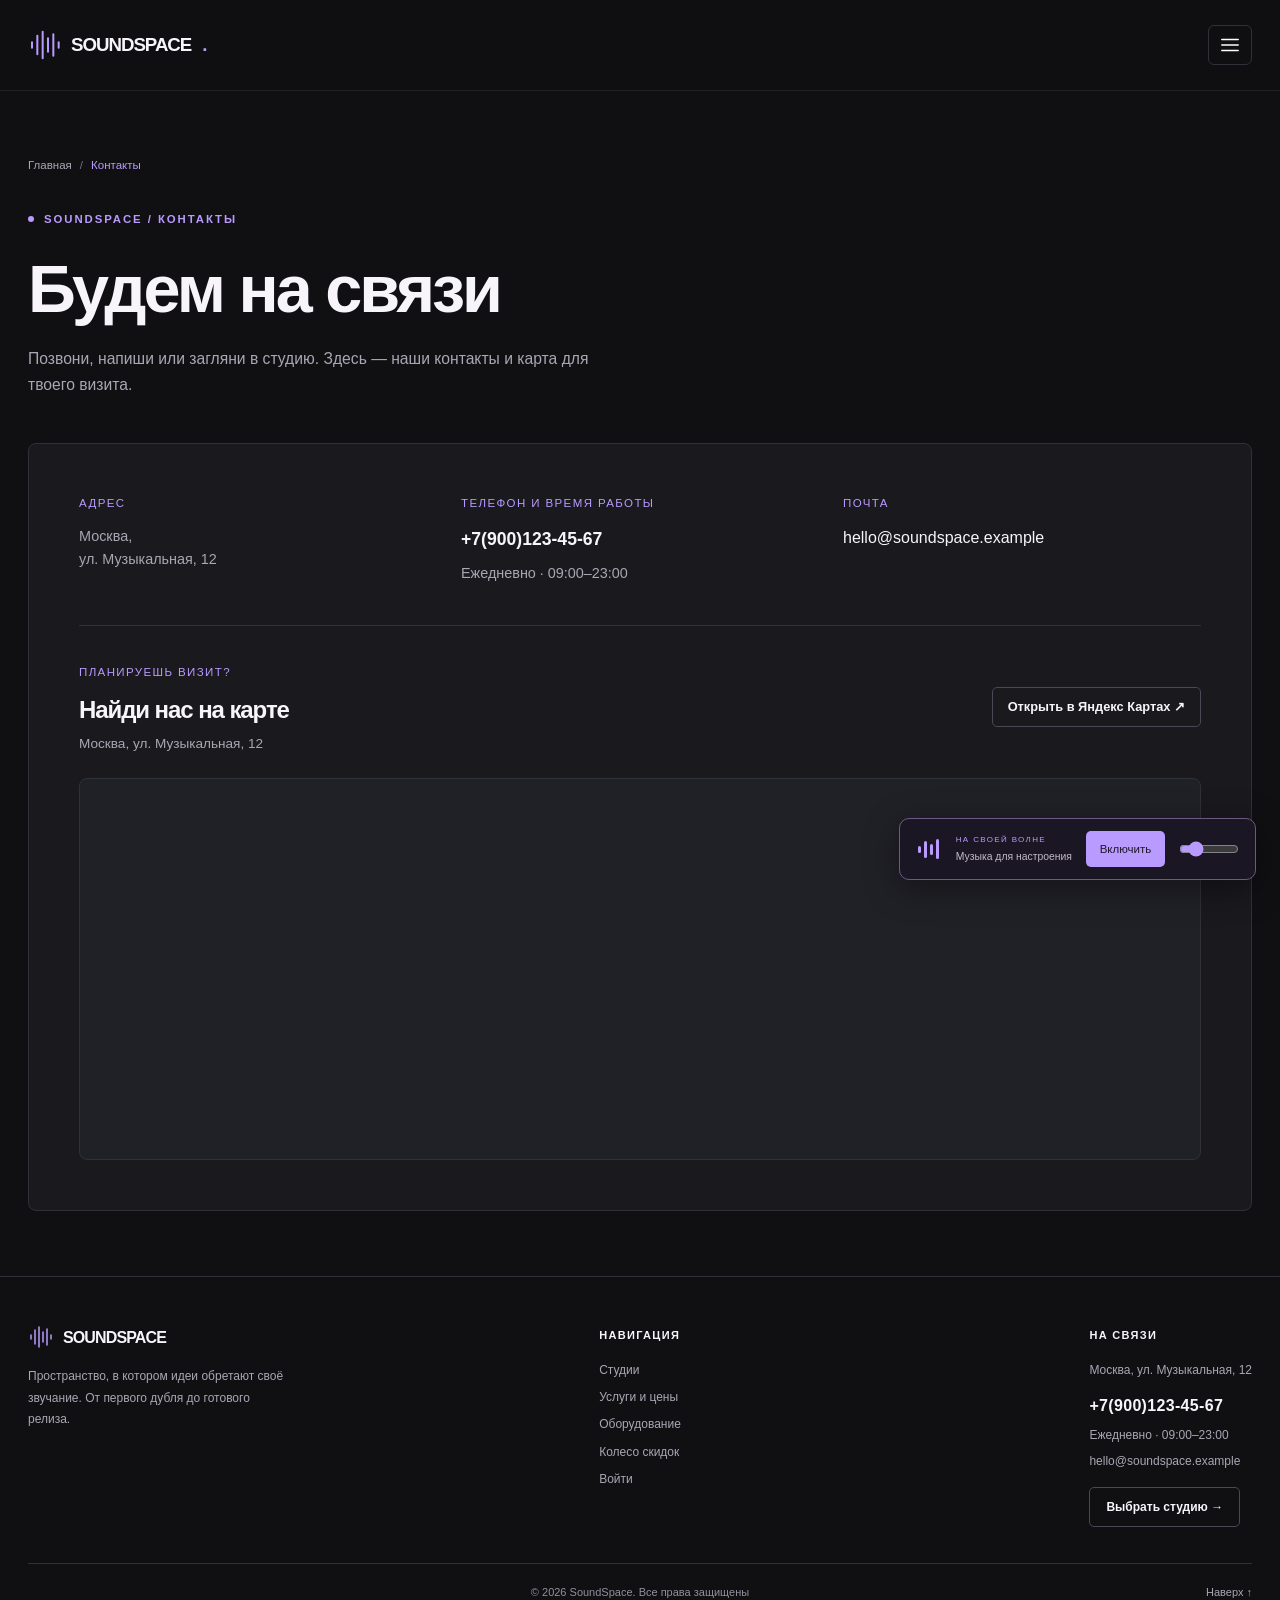
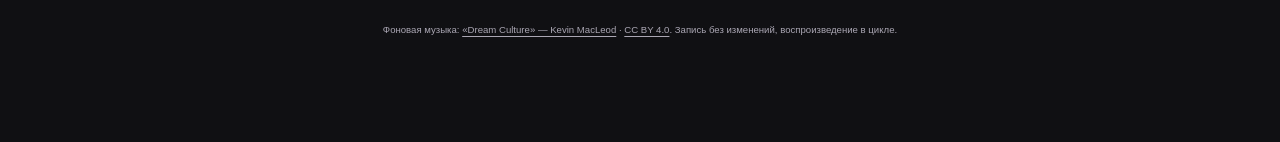
<file: frontend/contacts.html>
<!DOCTYPE html>
<html lang="ru" data-bs-theme="dark">
  <head>
    <meta charset="UTF-8">
    <meta name="viewport" content="width=device-width, initial-scale=1">
    <meta name="description" content="Контакты SoundSpace: телефон, адрес, часы работы и расположение студии на Яндекс Карте.">
    <meta name="theme-color" content="#101013">
    <title>Контакты — SoundSpace</title>
    <script src="assets/js/local-auth.js"></script>
    <link rel="icon" href="assets/images/favicon.svg" type="image/svg+xml">
    <link rel="stylesheet" href="assets/vendor/bootstrap/bootstrap.css">
    <link rel="stylesheet" href="assets/css/style.css?v=soundspace-features-1">
    <link rel="stylesheet" href="assets/css/features.css">
    <script src="assets/vendor/bootstrap/bootstrap.bundle.js" defer></script>
    <script src="assets/js/data.js" defer></script>
    <script src="assets/js/auth.js" defer></script>
    <script src="assets/js/site.js" defer></script>
    <script src="assets/js/main.js" defer></script>
  </head>
  <body>
    <a class="skip-link" href="#main">Перейти к содержимому</a>
    <header class="site-header">
      <nav class="navbar navbar-expand-xxl" aria-label="Главная навигация">
        <div class="container">
          <a class="navbar-brand" href="index.html" aria-label="SoundSpace — главная"><svg class="icon brand-mark" width="24" height="24" viewBox="0 0 24 24" fill="none" stroke="currentColor" stroke-width="1.5" stroke-linecap="round" stroke-linejoin="round" aria-hidden="true"><path d="M3 10v4M7 5v14M11 2v20M15 7v10M19 4v16M23 10v4"/></svg>SOUNDSPACE<span class="accent" aria-hidden="true">.</span></a>
<button class="navbar-toggler" type="button" data-bs-toggle="collapse" data-bs-target="#main-nav" aria-controls="main-nav" aria-expanded="false" aria-label="Открыть меню"><svg class="icon " width="24" height="24" viewBox="0 0 24 24" fill="none" stroke="currentColor" stroke-width="1.5" stroke-linecap="round" stroke-linejoin="round" aria-hidden="true"><path d="M3 6h18M3 12h18M3 18h18"/></svg></button>
          <div class="collapse navbar-collapse" id="main-nav">
            <ul class="navbar-nav">
              <li class="nav-item">
                <a class="nav-link" href="index.html">Главная</a>
              </li>
              <li class="nav-item">
                <a class="nav-link "  href="studios.html">Студии</a>
              </li>
              <li class="nav-item">
                <a class="nav-link "  href="services.html">Услуги и цены</a>
              </li>
              <li class="nav-item">
                <a class="nav-link "  href="equipment.html">Оборудование</a>
              </li>
              <li class="nav-item">
                <a class="nav-link active" aria-current="page" href="contacts.html">Контакты</a>
              </li>
              <li class="nav-item"><a class="nav-link" href="wheel.html">Колесо скидок</a></li>
            </ul>
            <div class="nav-actions">
              <a class="nav-account" data-account-link href="auth.html">Войти</a>
              <a class="nav-phone" href="tel:+79001234567">+7(900)123-45-67</a>
              <a class="btn btn-outline-light nav-book" href="studios.html#studios">Выбрать студию <svg class="icon " width="24" height="24" viewBox="0 0 24 24" fill="none" stroke="currentColor" stroke-width="1.5" stroke-linecap="round" stroke-linejoin="round" aria-hidden="true"><path d="M6 18 18 6M6 6h12v12"/></svg></a>
            </div>
          </div>
        </div>
      </nav>
    </header>
    <main id="main" tabindex="-1">
      <section class="page-heading">
        <div class="container">
          <nav aria-label="Хлебные крошки">
            <ol class="breadcrumb">
              <li class="breadcrumb-item"><a href="index.html">Главная</a></li>
              <li class="breadcrumb-item active" aria-current="page">Контакты</li>
            </ol>
          </nav>
          <div class="eyebrow">SoundSpace / контакты</div>
          <h1>Будем на связи</h1>
          <p class="page-intro">Позвони, напиши или загляни в студию. Здесь — наши контакты и карта для твоего визита.</p>
        </div>
      </section>
      <section class="section-sm pt-0" aria-label="Контактная информация">
        <div class="container">
          <div class="contact-panel">
            <div class="row g-4 contact-info">
              <div class="col-md-4">
                <span class="small-label">Адрес</span>
                <p>Москва,<br>ул. Музыкальная, 12</p>
              </div>
              <div class="col-md-4">
                <span class="small-label">Телефон и время работы</span>
                <a class="contact-phone" href="tel:+79001234567">+7(900)123-45-67</a>
                <p class="mt-2">Ежедневно · 09:00–23:00</p>
              </div>
              <div class="col-md-4">
                <span class="small-label">Почта</span>
                <a href="mailto:hello@soundspace.example">hello@soundspace.example</a>
              </div>
            </div>
            <div class="contact-map" id="studio-map" role="region" aria-labelledby="studio-map-heading">
              <div class="contact-map-heading">
                <div>
                  <span class="small-label accent">Планируешь визит?</span>
                  <h2 id="studio-map-heading">Найди нас на карте</h2>
                  <p>Москва, ул. Музыкальная, 12</p>
                </div>
                <a class="btn btn-outline-light btn-sm" href="https://yandex.ru/maps/?mode=search&amp;text=%D0%9C%D0%BE%D1%81%D0%BA%D0%B2%D0%B0%2C%20%D1%83%D0%BB.%20%D0%9C%D1%83%D0%B7%D1%8B%D0%BA%D0%B0%D0%BB%D1%8C%D0%BD%D0%B0%D1%8F%2C%2012" target="_blank" rel="noopener noreferrer">Открыть в Яндекс Картах ↗</a>
              </div>
              <div class="contact-map-frame">
                <iframe src="https://yandex.ru/map-widget/v1/?mode=search&amp;text=%D0%9C%D0%BE%D1%81%D0%BA%D0%B2%D0%B0%2C%20%D1%83%D0%BB.%20%D0%9C%D1%83%D0%B7%D1%8B%D0%BA%D0%B0%D0%BB%D1%8C%D0%BD%D0%B0%D1%8F%2C%2012&amp;lang=ru_RU" title="Яндекс Карта: Москва, ул. Музыкальная, 12" width="1120" height="380" loading="lazy" referrerpolicy="strict-origin-when-cross-origin" allowfullscreen></iframe>
              </div>
            </div>
          </div>
        </div>
      </section>
    </main>
    <footer class="site-footer">
      <div class="container">
        <div class="footer-top">
          <div class="footer-brand">
            <a class="navbar-brand" href="index.html" aria-label="SoundSpace — главная"><svg class="icon brand-mark" width="24" height="24" viewBox="0 0 24 24" fill="none" stroke="currentColor" stroke-width="1.5" stroke-linecap="round" stroke-linejoin="round" aria-hidden="true"><path d="M3 10v4M7 5v14M11 2v20M15 7v10M19 4v16M23 10v4"/></svg>SOUNDSPACE<span class="accent" aria-hidden="true"></span></a>
            <p class="footer-description">
              Пространство, в котором идеи обретают своё звучание. От первого дубля до готового релиза.
            </p>
          </div>
          <nav class="footer-column footer-nav" aria-label="Навигация в подвале">
            <h2 class="footer-heading">Навигация</h2>
            <ul class="footer-links">
              <li><a href="studios.html">Студии</a></li>
              <li><a href="services.html">Услуги и цены</a></li>
              <li><a href="equipment.html">Оборудование</a></li>
              <li><a href="wheel.html">Колесо скидок</a></li>
              <li><a href="auth.html" data-account-link>Войти</a></li>
            </ul>
          </nav>
          <div class="footer-column footer-contact-column">
            <h2 class="footer-heading">На связи</h2>
            <address class="footer-contacts">
              <a href="contacts.html#studio-map">Москва, ул. Музыкальная, 12</a>
              <a class="footer-phone" href="tel:+79001234567">+7(900)123-45-67</a>
              <span class="footer-hours">Ежедневно · 09:00–23:00</span>
              <a href="mailto:hello@soundspace.example">hello@soundspace.example</a>
            </address>
            <a class="btn btn-outline-light btn-sm footer-book" href="studios.html#studios">Выбрать студию →</a>
          </div>
        </div>
        <div class="footer-bottom">
          <span class="footer-copyright">© 2026 SoundSpace. Все права защищены</span><a class="muted" href="#main">Наверх ↑</a>
        </div>
      </div>
          <p class="music-attribution container">Фоновая музыка: <a href="https://incompetech.com/music/royalty-free/index.html?isrc=USUAN1300046" target="_blank" rel="noopener noreferrer">«Dream Culture» — Kevin MacLeod</a> · <a href="https://creativecommons.org/licenses/by/4.0/" target="_blank" rel="noopener noreferrer">CC BY 4.0</a>. Запись без изменений, воспроизведение в цикле.</p>
    </footer>
    <aside class="music-dock" aria-label="Фоновая музыка">
      <div class="music-equalizer" aria-hidden="true"><i></i><i></i><i></i><i></i></div>
      <div class="music-info"><span>НА СВОЕЙ ВОЛНЕ</span><small id="music-status" role="status">Музыка для настроения</small></div>
      <button type="button" id="music-toggle" class="music-toggle" aria-pressed="false" aria-controls="background-music"><span data-music-label>Включить</span></button>
      <label class="music-volume-label" for="music-volume"><span class="visually-hidden">Громкость фоновой музыки</span><input id="music-volume" type="range" min="0" max="100" value="20" aria-label="Громкость фоновой музыки"></label>
      <audio id="background-music" preload="none" loop><source src="assets/audio/kevin-macleod-dream-culture.mp3" type="audio/mpeg"></audio>
    </aside>
  </body>
</html>
</file>
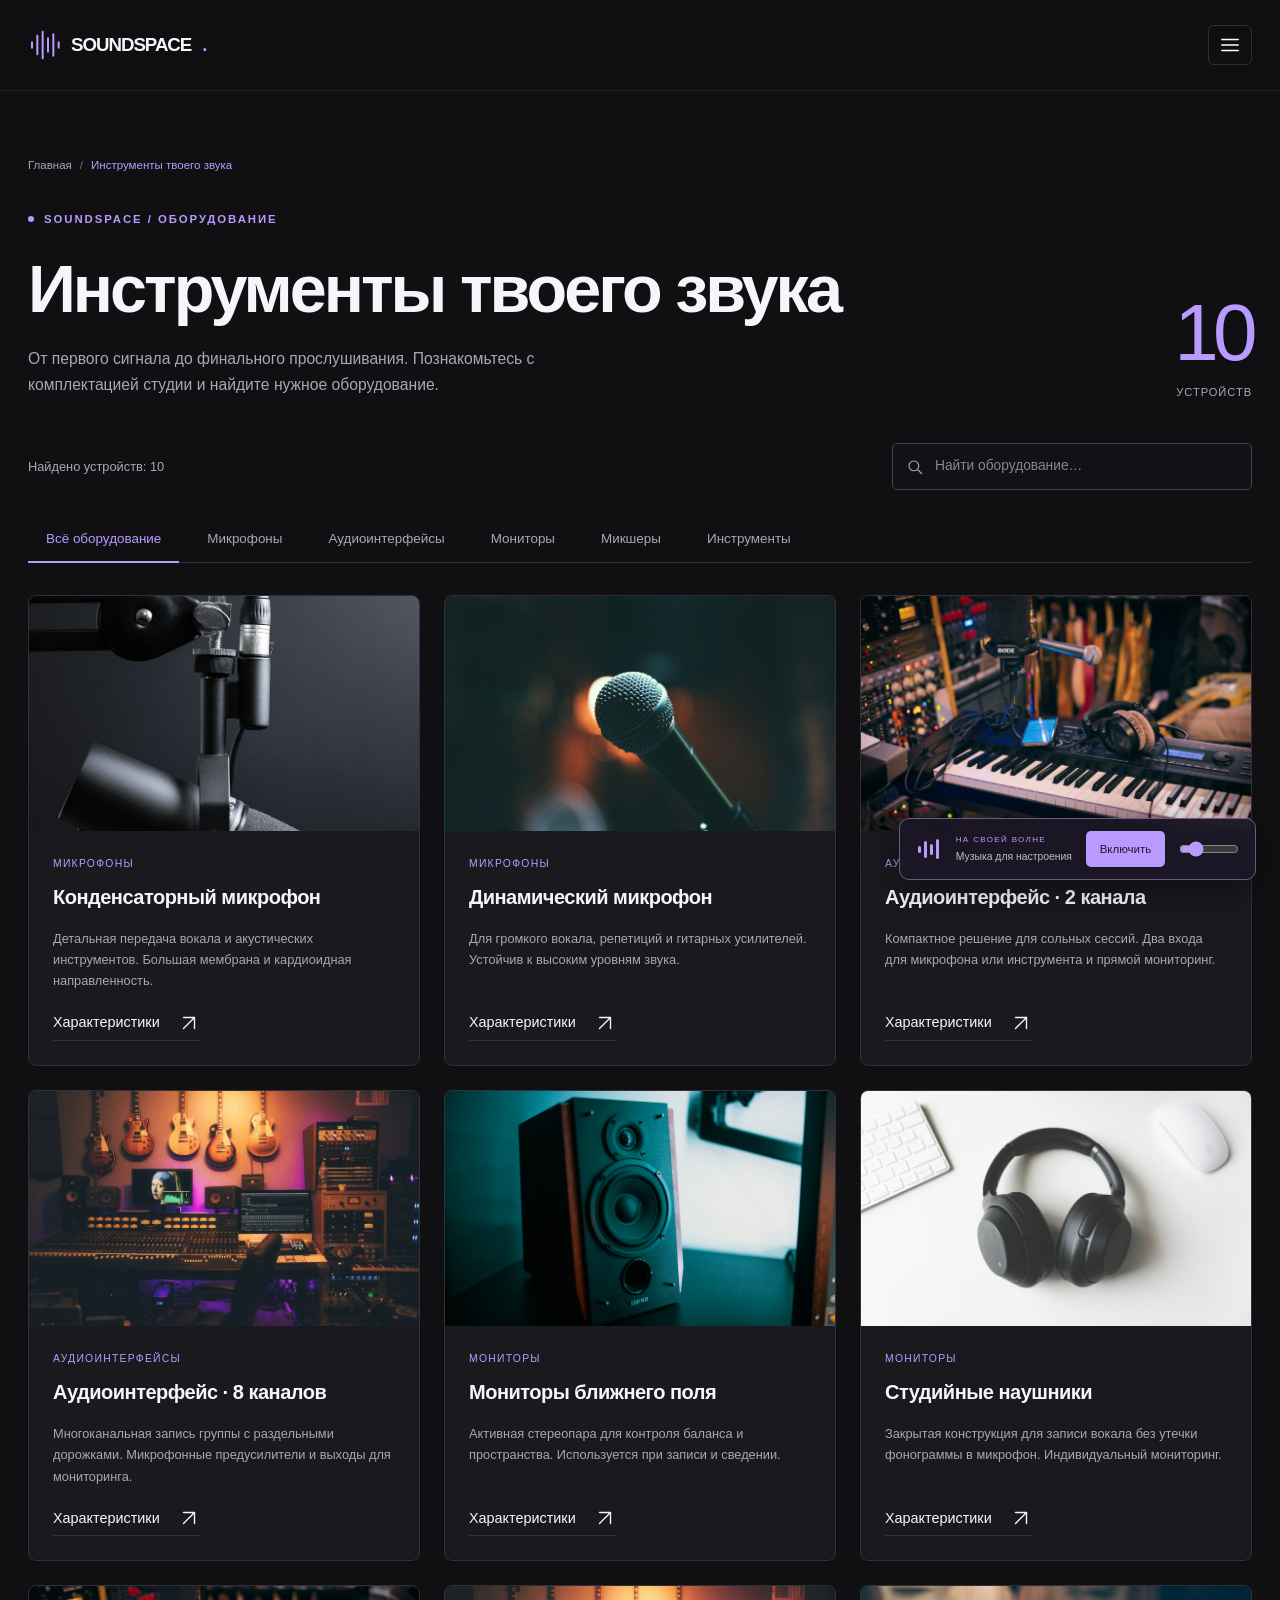
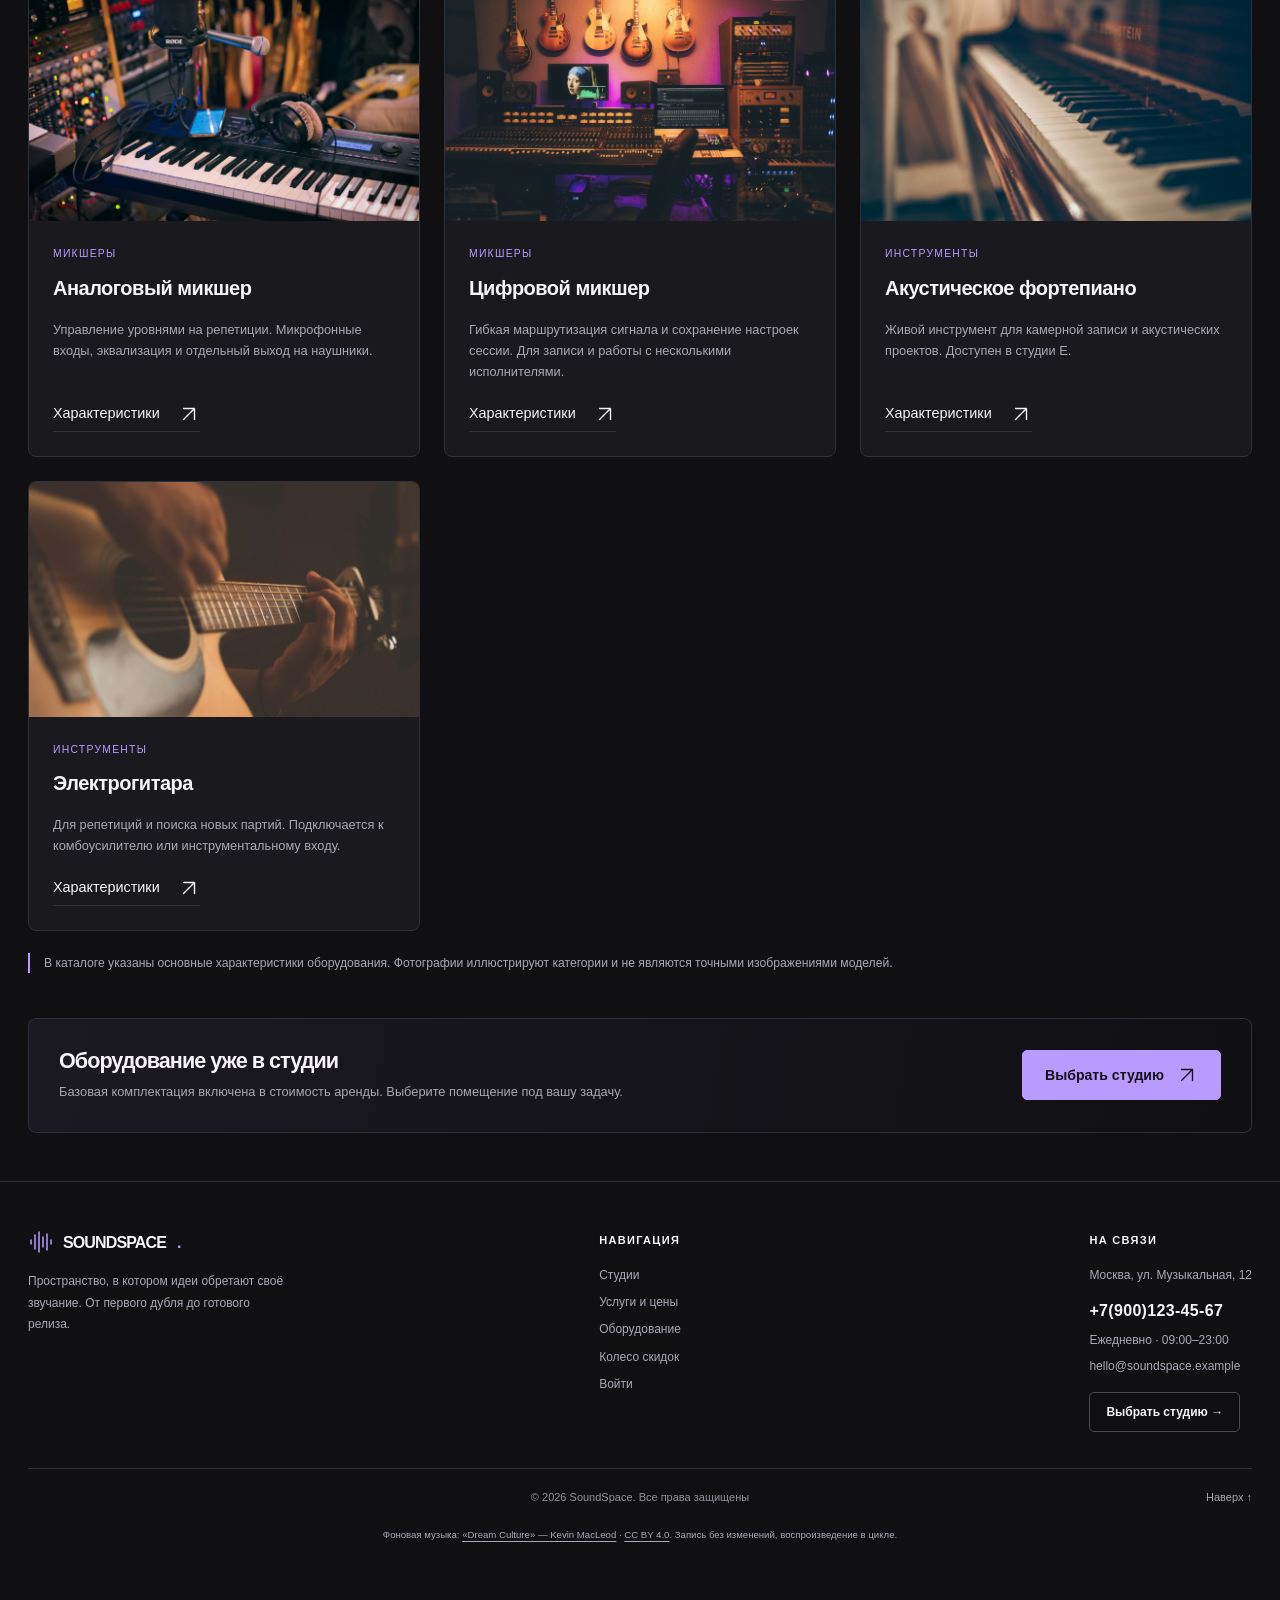
<file: frontend/equipment.html>
<!DOCTYPE html>
<html lang="ru" data-bs-theme="dark">
  <head>
    <meta charset="UTF-8">
    <meta name="viewport" content="width=device-width, initial-scale=1">
    <meta name="description" content="Оборудование SoundSpace: микрофоны, аудиоинтерфейсы, мониторы, микшеры и инструменты. Каталог с поиском и характеристиками.">
    <meta name="theme-color" content="#101013">
    <title>Оборудование — SoundSpace</title>
    <script src="assets/js/local-auth.js"></script>
    <link rel="icon" href="assets/images/favicon.svg" type="image/svg+xml">
    <link rel="stylesheet" href="assets/vendor/bootstrap/bootstrap.css">
    <link rel="stylesheet" href="assets/css/style.css?v=soundspace-features-1">
    <link rel="stylesheet" href="assets/css/features.css">
    <script src="assets/vendor/bootstrap/bootstrap.bundle.js" defer></script>
    <script src="assets/js/data.js" defer></script>
    <script src="assets/js/auth.js" defer></script>
    <script src="assets/js/site.js" defer></script>
    <script src="assets/js/main.js" defer></script>
  </head>
  <body>
    <a class="skip-link" href="#main">Перейти к содержимому</a>
    <header class="site-header">
      <nav class="navbar navbar-expand-xxl" aria-label="Главная навигация">
        <div class="container">
          <a class="navbar-brand" href="index.html" aria-label="SoundSpace — главная"><svg class="icon brand-mark" width="24" height="24" viewBox="0 0 24 24" fill="none" stroke="currentColor" stroke-width="1.5" stroke-linecap="round" stroke-linejoin="round" aria-hidden="true"><path d="M3 10v4M7 5v14M11 2v20M15 7v10M19 4v16M23 10v4"/></svg>SOUNDSPACE<span class="accent" aria-hidden="true">.</span></a>
<button class="navbar-toggler" type="button" data-bs-toggle="collapse" data-bs-target="#main-nav" aria-controls="main-nav" aria-expanded="false" aria-label="Открыть меню"><svg class="icon " width="24" height="24" viewBox="0 0 24 24" fill="none" stroke="currentColor" stroke-width="1.5" stroke-linecap="round" stroke-linejoin="round" aria-hidden="true"><path d="M3 6h18M3 12h18M3 18h18"/></svg></button>
          <div class="collapse navbar-collapse" id="main-nav">
            <ul class="navbar-nav">
              <li class="nav-item">
                <a class="nav-link "  href="index.html">Главная</a>
              </li>
              <li class="nav-item">
                <a class="nav-link "  href="studios.html">Студии</a>
              </li>
              <li class="nav-item">
                <a class="nav-link "  href="services.html">Услуги и цены</a>
              </li>
              <li class="nav-item">
                <a class="nav-link active" aria-current="page" href="equipment.html">Оборудование</a>
              </li>
              <li class="nav-item">
                <a class="nav-link" href="contacts.html">Контакты</a>
              </li>
              <li class="nav-item"><a class="nav-link" href="wheel.html">Колесо скидок</a></li>
            </ul>
            <div class="nav-actions">
              <a class="nav-account" data-account-link href="auth.html">Войти</a>
              <a class="nav-phone" href="tel:+79001234567">+7(900)123-45-67</a>
              <a class="btn btn-outline-light nav-book" href="studios.html#studios">Выбрать студию <svg class="icon " width="24" height="24" viewBox="0 0 24 24" fill="none" stroke="currentColor" stroke-width="1.5" stroke-linecap="round" stroke-linejoin="round" aria-hidden="true"><path d="M6 18 18 6M6 6h12v12"/></svg></a>
            </div>
          </div>
        </div>
      </nav>
    </header>
    <main id="main" tabindex="-1">
      <section class="page-heading">
        <div class="container">
          <nav aria-label="Хлебные крошки">
            <ol class="breadcrumb">
              <li class="breadcrumb-item">
                <a href="index.html">Главная</a>
              </li>
              <li class="breadcrumb-item active" aria-current="page">
                Инструменты твоего звука
              </li>
            </ol>
          </nav>
          <div class="row align-items-end">
            <div class="col-lg-9">
              <div class="eyebrow">
                SoundSpace / Оборудование
              </div>
              <h1>
                Инструменты твоего звука
              </h1>
              <p class="page-intro">
                От первого сигнала до финального прослушивания. Познакомьтесь с комплектацией студии и найдите нужное оборудование.
              </p>
            </div>
            <div class="col-lg-3 text-end d-none d-lg-block">
              <div class="page-count">
                10<span>устройств</span>
              </div>
            </div>
          </div>
        </div>
      </section>
      <section class="pb-5">
        <div class="container">
          <h2 class="visually-hidden">
            Каталог оборудования
          </h2>
          <div class="equipment-toolbar">
            <span class="result-count" id="equipment-count" role="status">Найдено устройств: 10</span>
            <div class="search-box">
              <svg class="icon " width="24" height="24" viewBox="0 0 24 24" fill="none" stroke="currentColor" stroke-width="1.5" stroke-linecap="round" stroke-linejoin="round" aria-hidden="true"><circle cx="10.5" cy="10.5" r="6.5"/><path d="m16 16 5 5"/></svg><label for="equipment-search" class="visually-hidden">Поиск оборудования</label><input class="form-control" type="search" id="equipment-search" placeholder="Найти оборудование…" autocomplete="off">
            </div>
          </div>
          <ul class="nav nav-tabs" id="equipment-tabs" role="tablist" aria-label="Категории оборудования">
            <li class="nav-item" role="presentation">
              <button class="nav-link active" id="gear-tab-all" data-bs-toggle="tab" data-bs-target="#gear-pane-all" type="button" role="tab" aria-controls="gear-pane-all" aria-selected="true">Всё оборудование</button>
            </li>
            <li class="nav-item" role="presentation">
              <button class="nav-link " id="gear-tab-microphones" data-bs-toggle="tab" data-bs-target="#gear-pane-microphones" type="button" role="tab" aria-controls="gear-pane-microphones" aria-selected="false">Микрофоны</button>
            </li>
            <li class="nav-item" role="presentation">
              <button class="nav-link " id="gear-tab-interfaces" data-bs-toggle="tab" data-bs-target="#gear-pane-interfaces" type="button" role="tab" aria-controls="gear-pane-interfaces" aria-selected="false">Аудиоинтерфейсы</button>
            </li>
            <li class="nav-item" role="presentation">
              <button class="nav-link " id="gear-tab-monitors" data-bs-toggle="tab" data-bs-target="#gear-pane-monitors" type="button" role="tab" aria-controls="gear-pane-monitors" aria-selected="false">Мониторы</button>
            </li>
            <li class="nav-item" role="presentation">
              <button class="nav-link " id="gear-tab-mixers" data-bs-toggle="tab" data-bs-target="#gear-pane-mixers" type="button" role="tab" aria-controls="gear-pane-mixers" aria-selected="false">Микшеры</button>
            </li>
            <li class="nav-item" role="presentation">
              <button class="nav-link " id="gear-tab-instruments" data-bs-toggle="tab" data-bs-target="#gear-pane-instruments" type="button" role="tab" aria-controls="gear-pane-instruments" aria-selected="false">Инструменты</button>
            </li>
          </ul>
          <div class="tab-content" id="equipment-content">
            <div class="tab-pane fade show active" id="gear-pane-all" role="tabpanel" aria-labelledby="gear-tab-all" tabindex="0">
              <div class="row g-4">
                <div class="col-md-6 col-xl-4 equipment-item" data-search="конденсаторный микрофон микрофоны детальная передача вокала и акустических инструментов. большая мембрана и кардиоидная направленность.">
                  <article class="card gear-card">
                    <img src="assets/images/microphone.jpg" alt="Конденсаторный микрофон: иллюстрация категории" width="800" height="533" loading="lazy">
                    <div class="gear-body">
                      <span class="gear-category">Микрофоны</span>
                      <h3>
                        Конденсаторный микрофон
                      </h3>
                      <p>
                        Детальная передача вокала и акустических инструментов. Большая мембрана и кардиоидная направленность.
                      </p>
                      <button class="arrow-link btn-detail" type="button" data-bs-toggle="modal" data-bs-target="#equipment-modal" data-gear="condenser" aria-label="Подробнее: Конденсаторный микрофон">Характеристики <svg class="icon " width="24" height="24" viewBox="0 0 24 24" fill="none" stroke="currentColor" stroke-width="1.5" stroke-linecap="round" stroke-linejoin="round" aria-hidden="true"><path d="M6 18 18 6M6 6h12v12"/></svg></button>
                    </div>
                  </article>
                </div>
                <div class="col-md-6 col-xl-4 equipment-item" data-search="динамический микрофон микрофоны для громкого вокала, репетиций и гитарных усилителей. устойчив к высоким уровням звука.">
                  <article class="card gear-card">
                    <img src="assets/images/studio-c.jpg" alt="Динамический микрофон: иллюстрация категории" width="800" height="533" loading="lazy">
                    <div class="gear-body">
                      <span class="gear-category">Микрофоны</span>
                      <h3>
                        Динамический микрофон
                      </h3>
                      <p>
                        Для громкого вокала, репетиций и гитарных усилителей. Устойчив к высоким уровням звука.
                      </p>
                      <button class="arrow-link btn-detail" type="button" data-bs-toggle="modal" data-bs-target="#equipment-modal" data-gear="dynamic" aria-label="Подробнее: Динамический микрофон">Характеристики <svg class="icon " width="24" height="24" viewBox="0 0 24 24" fill="none" stroke="currentColor" stroke-width="1.5" stroke-linecap="round" stroke-linejoin="round" aria-hidden="true"><path d="M6 18 18 6M6 6h12v12"/></svg></button>
                    </div>
                  </article>
                </div>
                <div class="col-md-6 col-xl-4 equipment-item" data-search="аудиоинтерфейс · 2 канала аудиоинтерфейсы компактное решение для сольных сессий. два входа для микрофона или инструмента и прямой мониторинг.">
                  <article class="card gear-card">
                    <img src="assets/images/studio-b.jpg" alt="Аудиоинтерфейс · 2 канала: иллюстрация категории" width="800" height="533" loading="lazy">
                    <div class="gear-body">
                      <span class="gear-category">Аудиоинтерфейсы</span>
                      <h3>
                        Аудиоинтерфейс · 2 канала
                      </h3>
                      <p>
                        Компактное решение для сольных сессий. Два входа для микрофона или инструмента и прямой мониторинг.
                      </p>
                      <button class="arrow-link btn-detail" type="button" data-bs-toggle="modal" data-bs-target="#equipment-modal" data-gear="interface2" aria-label="Подробнее: Аудиоинтерфейс · 2 канала">Характеристики <svg class="icon " width="24" height="24" viewBox="0 0 24 24" fill="none" stroke="currentColor" stroke-width="1.5" stroke-linecap="round" stroke-linejoin="round" aria-hidden="true"><path d="M6 18 18 6M6 6h12v12"/></svg></button>
                    </div>
                  </article>
                </div>
                <div class="col-md-6 col-xl-4 equipment-item" data-search="аудиоинтерфейс · 8 каналов аудиоинтерфейсы многоканальная запись группы с раздельными дорожками. микрофонные предусилители и выходы для мониторинга.">
                  <article class="card gear-card">
                    <img src="assets/images/studio-a.jpg" alt="Аудиоинтерфейс · 8 каналов: иллюстрация категории" width="800" height="533" loading="lazy">
                    <div class="gear-body">
                      <span class="gear-category">Аудиоинтерфейсы</span>
                      <h3>
                        Аудиоинтерфейс · 8 каналов
                      </h3>
                      <p>
                        Многоканальная запись группы с раздельными дорожками. Микрофонные предусилители и выходы для мониторинга.
                      </p>
                      <button class="arrow-link btn-detail" type="button" data-bs-toggle="modal" data-bs-target="#equipment-modal" data-gear="interface8" aria-label="Подробнее: Аудиоинтерфейс · 8 каналов">Характеристики <svg class="icon " width="24" height="24" viewBox="0 0 24 24" fill="none" stroke="currentColor" stroke-width="1.5" stroke-linecap="round" stroke-linejoin="round" aria-hidden="true"><path d="M6 18 18 6M6 6h12v12"/></svg></button>
                    </div>
                  </article>
                </div>
                <div class="col-md-6 col-xl-4 equipment-item" data-search="мониторы ближнего поля мониторы активная стереопара для контроля баланса и пространства. используется при записи и сведении.">
                  <article class="card gear-card">
                    <img src="assets/images/monitors.jpg" alt="Мониторы ближнего поля: иллюстрация категории" width="800" height="533" loading="lazy">
                    <div class="gear-body">
                      <span class="gear-category">Мониторы</span>
                      <h3>
                        Мониторы ближнего поля
                      </h3>
                      <p>
                        Активная стереопара для контроля баланса и пространства. Используется при записи и сведении.
                      </p>
                      <button class="arrow-link btn-detail" type="button" data-bs-toggle="modal" data-bs-target="#equipment-modal" data-gear="nearfield" aria-label="Подробнее: Мониторы ближнего поля">Характеристики <svg class="icon " width="24" height="24" viewBox="0 0 24 24" fill="none" stroke="currentColor" stroke-width="1.5" stroke-linecap="round" stroke-linejoin="round" aria-hidden="true"><path d="M6 18 18 6M6 6h12v12"/></svg></button>
                    </div>
                  </article>
                </div>
                <div class="col-md-6 col-xl-4 equipment-item" data-search="студийные наушники мониторы закрытая конструкция для записи вокала без утечки фонограммы в микрофон. индивидуальный мониторинг.">
                  <article class="card gear-card">
                    <img src="assets/images/headphones.jpg" alt="Студийные наушники: иллюстрация категории" width="800" height="533" loading="lazy">
                    <div class="gear-body">
                      <span class="gear-category">Мониторы</span>
                      <h3>
                        Студийные наушники
                      </h3>
                      <p>
                        Закрытая конструкция для записи вокала без утечки фонограммы в микрофон. Индивидуальный мониторинг.
                      </p>
                      <button class="arrow-link btn-detail" type="button" data-bs-toggle="modal" data-bs-target="#equipment-modal" data-gear="headphones" aria-label="Подробнее: Студийные наушники">Характеристики <svg class="icon " width="24" height="24" viewBox="0 0 24 24" fill="none" stroke="currentColor" stroke-width="1.5" stroke-linecap="round" stroke-linejoin="round" aria-hidden="true"><path d="M6 18 18 6M6 6h12v12"/></svg></button>
                    </div>
                  </article>
                </div>
                <div class="col-md-6 col-xl-4 equipment-item" data-search="аналоговый микшер микшеры управление уровнями на репетиции. микрофонные входы, эквализация и отдельный выход на наушники.">
                  <article class="card gear-card">
                    <img src="assets/images/studio-b.jpg" alt="Аналоговый микшер: иллюстрация категории" width="800" height="533" loading="lazy">
                    <div class="gear-body">
                      <span class="gear-category">Микшеры</span>
                      <h3>
                        Аналоговый микшер
                      </h3>
                      <p>
                        Управление уровнями на репетиции. Микрофонные входы, эквализация и отдельный выход на наушники.
                      </p>
                      <button class="arrow-link btn-detail" type="button" data-bs-toggle="modal" data-bs-target="#equipment-modal" data-gear="analog" aria-label="Подробнее: Аналоговый микшер">Характеристики <svg class="icon " width="24" height="24" viewBox="0 0 24 24" fill="none" stroke="currentColor" stroke-width="1.5" stroke-linecap="round" stroke-linejoin="round" aria-hidden="true"><path d="M6 18 18 6M6 6h12v12"/></svg></button>
                    </div>
                  </article>
                </div>
                <div class="col-md-6 col-xl-4 equipment-item" data-search="цифровой микшер микшеры гибкая маршрутизация сигнала и сохранение настроек сессии. для записи и работы с несколькими исполнителями.">
                  <article class="card gear-card">
                    <img src="assets/images/studio-a.jpg" alt="Цифровой микшер: иллюстрация категории" width="800" height="533" loading="lazy">
                    <div class="gear-body">
                      <span class="gear-category">Микшеры</span>
                      <h3>
                        Цифровой микшер
                      </h3>
                      <p>
                        Гибкая маршрутизация сигнала и сохранение настроек сессии. Для записи и работы с несколькими исполнителями.
                      </p>
                      <button class="arrow-link btn-detail" type="button" data-bs-toggle="modal" data-bs-target="#equipment-modal" data-gear="digital" aria-label="Подробнее: Цифровой микшер">Характеристики <svg class="icon " width="24" height="24" viewBox="0 0 24 24" fill="none" stroke="currentColor" stroke-width="1.5" stroke-linecap="round" stroke-linejoin="round" aria-hidden="true"><path d="M6 18 18 6M6 6h12v12"/></svg></button>
                    </div>
                  </article>
                </div>
                <div class="col-md-6 col-xl-4 equipment-item" data-search="акустическое фортепиано инструменты живой инструмент для камерной записи и акустических проектов. доступен в студии e.">
                  <article class="card gear-card">
                    <img src="assets/images/studio-e.jpg" alt="Акустическое фортепиано: иллюстрация категории" width="800" height="533" loading="lazy">
                    <div class="gear-body">
                      <span class="gear-category">Инструменты</span>
                      <h3>
                        Акустическое фортепиано
                      </h3>
                      <p>
                        Живой инструмент для камерной записи и акустических проектов. Доступен в студии E.
                      </p>
                      <button class="arrow-link btn-detail" type="button" data-bs-toggle="modal" data-bs-target="#equipment-modal" data-gear="piano" aria-label="Подробнее: Акустическое фортепиано">Характеристики <svg class="icon " width="24" height="24" viewBox="0 0 24 24" fill="none" stroke="currentColor" stroke-width="1.5" stroke-linecap="round" stroke-linejoin="round" aria-hidden="true"><path d="M6 18 18 6M6 6h12v12"/></svg></button>
                    </div>
                  </article>
                </div>
                <div class="col-md-6 col-xl-4 equipment-item" data-search="электрогитара инструменты для репетиций и поиска новых партий. подключается к комбоусилителю или инструментальному входу.">
                  <article class="card gear-card">
                    <img src="assets/images/studio-f.jpg" alt="Электрогитара: иллюстрация категории" width="800" height="533" loading="lazy">
                    <div class="gear-body">
                      <span class="gear-category">Инструменты</span>
                      <h3>
                        Электрогитара
                      </h3>
                      <p>
                        Для репетиций и поиска новых партий. Подключается к комбоусилителю или инструментальному входу.
                      </p>
                      <button class="arrow-link btn-detail" type="button" data-bs-toggle="modal" data-bs-target="#equipment-modal" data-gear="guitar" aria-label="Подробнее: Электрогитара">Характеристики <svg class="icon " width="24" height="24" viewBox="0 0 24 24" fill="none" stroke="currentColor" stroke-width="1.5" stroke-linecap="round" stroke-linejoin="round" aria-hidden="true"><path d="M6 18 18 6M6 6h12v12"/></svg></button>
                    </div>
                  </article>
                </div>
              </div>
            </div>
            <div class="tab-pane fade " id="gear-pane-microphones" role="tabpanel" aria-labelledby="gear-tab-microphones" tabindex="0">
              <div class="row g-4">
                <div class="col-md-6 col-xl-4 equipment-item" data-search="конденсаторный микрофон микрофоны детальная передача вокала и акустических инструментов. большая мембрана и кардиоидная направленность.">
                  <article class="card gear-card">
                    <img src="assets/images/microphone.jpg" alt="Конденсаторный микрофон: иллюстрация категории" width="800" height="533" loading="lazy">
                    <div class="gear-body">
                      <span class="gear-category">Микрофоны</span>
                      <h3>
                        Конденсаторный микрофон
                      </h3>
                      <p>
                        Детальная передача вокала и акустических инструментов. Большая мембрана и кардиоидная направленность.
                      </p>
                      <button class="arrow-link btn-detail" type="button" data-bs-toggle="modal" data-bs-target="#equipment-modal" data-gear="condenser" aria-label="Подробнее: Конденсаторный микрофон">Характеристики <svg class="icon " width="24" height="24" viewBox="0 0 24 24" fill="none" stroke="currentColor" stroke-width="1.5" stroke-linecap="round" stroke-linejoin="round" aria-hidden="true"><path d="M6 18 18 6M6 6h12v12"/></svg></button>
                    </div>
                  </article>
                </div>
                <div class="col-md-6 col-xl-4 equipment-item" data-search="динамический микрофон микрофоны для громкого вокала, репетиций и гитарных усилителей. устойчив к высоким уровням звука.">
                  <article class="card gear-card">
                    <img src="assets/images/studio-c.jpg" alt="Динамический микрофон: иллюстрация категории" width="800" height="533" loading="lazy">
                    <div class="gear-body">
                      <span class="gear-category">Микрофоны</span>
                      <h3>
                        Динамический микрофон
                      </h3>
                      <p>
                        Для громкого вокала, репетиций и гитарных усилителей. Устойчив к высоким уровням звука.
                      </p>
                      <button class="arrow-link btn-detail" type="button" data-bs-toggle="modal" data-bs-target="#equipment-modal" data-gear="dynamic" aria-label="Подробнее: Динамический микрофон">Характеристики <svg class="icon " width="24" height="24" viewBox="0 0 24 24" fill="none" stroke="currentColor" stroke-width="1.5" stroke-linecap="round" stroke-linejoin="round" aria-hidden="true"><path d="M6 18 18 6M6 6h12v12"/></svg></button>
                    </div>
                  </article>
                </div>
              </div>
            </div>
            <div class="tab-pane fade " id="gear-pane-interfaces" role="tabpanel" aria-labelledby="gear-tab-interfaces" tabindex="0">
              <div class="row g-4">
                <div class="col-md-6 col-xl-4 equipment-item" data-search="аудиоинтерфейс · 2 канала аудиоинтерфейсы компактное решение для сольных сессий. два входа для микрофона или инструмента и прямой мониторинг.">
                  <article class="card gear-card">
                    <img src="assets/images/studio-b.jpg" alt="Аудиоинтерфейс · 2 канала: иллюстрация категории" width="800" height="533" loading="lazy">
                    <div class="gear-body">
                      <span class="gear-category">Аудиоинтерфейсы</span>
                      <h3>
                        Аудиоинтерфейс · 2 канала
                      </h3>
                      <p>
                        Компактное решение для сольных сессий. Два входа для микрофона или инструмента и прямой мониторинг.
                      </p>
                      <button class="arrow-link btn-detail" type="button" data-bs-toggle="modal" data-bs-target="#equipment-modal" data-gear="interface2" aria-label="Подробнее: Аудиоинтерфейс · 2 канала">Характеристики <svg class="icon " width="24" height="24" viewBox="0 0 24 24" fill="none" stroke="currentColor" stroke-width="1.5" stroke-linecap="round" stroke-linejoin="round" aria-hidden="true"><path d="M6 18 18 6M6 6h12v12"/></svg></button>
                    </div>
                  </article>
                </div>
                <div class="col-md-6 col-xl-4 equipment-item" data-search="аудиоинтерфейс · 8 каналов аудиоинтерфейсы многоканальная запись группы с раздельными дорожками. микрофонные предусилители и выходы для мониторинга.">
                  <article class="card gear-card">
                    <img src="assets/images/studio-a.jpg" alt="Аудиоинтерфейс · 8 каналов: иллюстрация категории" width="800" height="533" loading="lazy">
                    <div class="gear-body">
                      <span class="gear-category">Аудиоинтерфейсы</span>
                      <h3>
                        Аудиоинтерфейс · 8 каналов
                      </h3>
                      <p>
                        Многоканальная запись группы с раздельными дорожками. Микрофонные предусилители и выходы для мониторинга.
                      </p>
                      <button class="arrow-link btn-detail" type="button" data-bs-toggle="modal" data-bs-target="#equipment-modal" data-gear="interface8" aria-label="Подробнее: Аудиоинтерфейс · 8 каналов">Характеристики <svg class="icon " width="24" height="24" viewBox="0 0 24 24" fill="none" stroke="currentColor" stroke-width="1.5" stroke-linecap="round" stroke-linejoin="round" aria-hidden="true"><path d="M6 18 18 6M6 6h12v12"/></svg></button>
                    </div>
                  </article>
                </div>
              </div>
            </div>
            <div class="tab-pane fade " id="gear-pane-monitors" role="tabpanel" aria-labelledby="gear-tab-monitors" tabindex="0">
              <div class="row g-4">
                <div class="col-md-6 col-xl-4 equipment-item" data-search="мониторы ближнего поля мониторы активная стереопара для контроля баланса и пространства. используется при записи и сведении.">
                  <article class="card gear-card">
                    <img src="assets/images/monitors.jpg" alt="Мониторы ближнего поля: иллюстрация категории" width="800" height="533" loading="lazy">
                    <div class="gear-body">
                      <span class="gear-category">Мониторы</span>
                      <h3>
                        Мониторы ближнего поля
                      </h3>
                      <p>
                        Активная стереопара для контроля баланса и пространства. Используется при записи и сведении.
                      </p>
                      <button class="arrow-link btn-detail" type="button" data-bs-toggle="modal" data-bs-target="#equipment-modal" data-gear="nearfield" aria-label="Подробнее: Мониторы ближнего поля">Характеристики <svg class="icon " width="24" height="24" viewBox="0 0 24 24" fill="none" stroke="currentColor" stroke-width="1.5" stroke-linecap="round" stroke-linejoin="round" aria-hidden="true"><path d="M6 18 18 6M6 6h12v12"/></svg></button>
                    </div>
                  </article>
                </div>
                <div class="col-md-6 col-xl-4 equipment-item" data-search="студийные наушники мониторы закрытая конструкция для записи вокала без утечки фонограммы в микрофон. индивидуальный мониторинг.">
                  <article class="card gear-card">
                    <img src="assets/images/headphones.jpg" alt="Студийные наушники: иллюстрация категории" width="800" height="533" loading="lazy">
                    <div class="gear-body">
                      <span class="gear-category">Мониторы</span>
                      <h3>
                        Студийные наушники
                      </h3>
                      <p>
                        Закрытая конструкция для записи вокала без утечки фонограммы в микрофон. Индивидуальный мониторинг.
                      </p>
                      <button class="arrow-link btn-detail" type="button" data-bs-toggle="modal" data-bs-target="#equipment-modal" data-gear="headphones" aria-label="Подробнее: Студийные наушники">Характеристики <svg class="icon " width="24" height="24" viewBox="0 0 24 24" fill="none" stroke="currentColor" stroke-width="1.5" stroke-linecap="round" stroke-linejoin="round" aria-hidden="true"><path d="M6 18 18 6M6 6h12v12"/></svg></button>
                    </div>
                  </article>
                </div>
              </div>
            </div>
            <div class="tab-pane fade " id="gear-pane-mixers" role="tabpanel" aria-labelledby="gear-tab-mixers" tabindex="0">
              <div class="row g-4">
                <div class="col-md-6 col-xl-4 equipment-item" data-search="аналоговый микшер микшеры управление уровнями на репетиции. микрофонные входы, эквализация и отдельный выход на наушники.">
                  <article class="card gear-card">
                    <img src="assets/images/studio-b.jpg" alt="Аналоговый микшер: иллюстрация категории" width="800" height="533" loading="lazy">
                    <div class="gear-body">
                      <span class="gear-category">Микшеры</span>
                      <h3>
                        Аналоговый микшер
                      </h3>
                      <p>
                        Управление уровнями на репетиции. Микрофонные входы, эквализация и отдельный выход на наушники.
                      </p>
                      <button class="arrow-link btn-detail" type="button" data-bs-toggle="modal" data-bs-target="#equipment-modal" data-gear="analog" aria-label="Подробнее: Аналоговый микшер">Характеристики <svg class="icon " width="24" height="24" viewBox="0 0 24 24" fill="none" stroke="currentColor" stroke-width="1.5" stroke-linecap="round" stroke-linejoin="round" aria-hidden="true"><path d="M6 18 18 6M6 6h12v12"/></svg></button>
                    </div>
                  </article>
                </div>
                <div class="col-md-6 col-xl-4 equipment-item" data-search="цифровой микшер микшеры гибкая маршрутизация сигнала и сохранение настроек сессии. для записи и работы с несколькими исполнителями.">
                  <article class="card gear-card">
                    <img src="assets/images/studio-a.jpg" alt="Цифровой микшер: иллюстрация категории" width="800" height="533" loading="lazy">
                    <div class="gear-body">
                      <span class="gear-category">Микшеры</span>
                      <h3>
                        Цифровой микшер
                      </h3>
                      <p>
                        Гибкая маршрутизация сигнала и сохранение настроек сессии. Для записи и работы с несколькими исполнителями.
                      </p>
                      <button class="arrow-link btn-detail" type="button" data-bs-toggle="modal" data-bs-target="#equipment-modal" data-gear="digital" aria-label="Подробнее: Цифровой микшер">Характеристики <svg class="icon " width="24" height="24" viewBox="0 0 24 24" fill="none" stroke="currentColor" stroke-width="1.5" stroke-linecap="round" stroke-linejoin="round" aria-hidden="true"><path d="M6 18 18 6M6 6h12v12"/></svg></button>
                    </div>
                  </article>
                </div>
              </div>
            </div>
            <div class="tab-pane fade " id="gear-pane-instruments" role="tabpanel" aria-labelledby="gear-tab-instruments" tabindex="0">
              <div class="row g-4">
                <div class="col-md-6 col-xl-4 equipment-item" data-search="акустическое фортепиано инструменты живой инструмент для камерной записи и акустических проектов. доступен в студии e.">
                  <article class="card gear-card">
                    <img src="assets/images/studio-e.jpg" alt="Акустическое фортепиано: иллюстрация категории" width="800" height="533" loading="lazy">
                    <div class="gear-body">
                      <span class="gear-category">Инструменты</span>
                      <h3>
                        Акустическое фортепиано
                      </h3>
                      <p>
                        Живой инструмент для камерной записи и акустических проектов. Доступен в студии E.
                      </p>
                      <button class="arrow-link btn-detail" type="button" data-bs-toggle="modal" data-bs-target="#equipment-modal" data-gear="piano" aria-label="Подробнее: Акустическое фортепиано">Характеристики <svg class="icon " width="24" height="24" viewBox="0 0 24 24" fill="none" stroke="currentColor" stroke-width="1.5" stroke-linecap="round" stroke-linejoin="round" aria-hidden="true"><path d="M6 18 18 6M6 6h12v12"/></svg></button>
                    </div>
                  </article>
                </div>
                <div class="col-md-6 col-xl-4 equipment-item" data-search="электрогитара инструменты для репетиций и поиска новых партий. подключается к комбоусилителю или инструментальному входу.">
                  <article class="card gear-card">
                    <img src="assets/images/studio-f.jpg" alt="Электрогитара: иллюстрация категории" width="800" height="533" loading="lazy">
                    <div class="gear-body">
                      <span class="gear-category">Инструменты</span>
                      <h3>
                        Электрогитара
                      </h3>
                      <p>
                        Для репетиций и поиска новых партий. Подключается к комбоусилителю или инструментальному входу.
                      </p>
                      <button class="arrow-link btn-detail" type="button" data-bs-toggle="modal" data-bs-target="#equipment-modal" data-gear="guitar" aria-label="Подробнее: Электрогитара">Характеристики <svg class="icon " width="24" height="24" viewBox="0 0 24 24" fill="none" stroke="currentColor" stroke-width="1.5" stroke-linecap="round" stroke-linejoin="round" aria-hidden="true"><path d="M6 18 18 6M6 6h12v12"/></svg></button>
                    </div>
                  </article>
                </div>
              </div>
            </div>
          </div>
          <div class="empty-state" id="equipment-empty" hidden>
            <h3>
              Ничего не найдено
            </h3>
            <p>
              Попробуйте другое название или категорию.
            </p>
            <button class="btn btn-outline-light" type="button" id="reset-equipment">Сбросить поиск</button>
          </div>
          <p class="site-note">
            В каталоге указаны основные характеристики оборудования. Фотографии иллюстрируют категории и не являются точными изображениями моделей.
          </p>
          <div class="help-strip">
            <div>
              <h3>
                Оборудование уже в студии
              </h3>
              <p>
                Базовая комплектация включена в стоимость аренды. Выберите помещение под вашу задачу.
              </p>
            </div>
            <a class="btn btn-primary" href="studios.html">Выбрать студию <svg class="icon " width="24" height="24" viewBox="0 0 24 24" fill="none" stroke="currentColor" stroke-width="1.5" stroke-linecap="round" stroke-linejoin="round" aria-hidden="true"><path d="M6 18 18 6M6 6h12v12"/></svg></a>
          </div>
        </div>
      </section>
    </main>
    <footer class="site-footer">
      <div class="container">
        <div class="footer-top">
          <div class="footer-brand">
            <a class="navbar-brand" href="index.html" aria-label="SoundSpace — главная"><svg class="icon brand-mark" width="24" height="24" viewBox="0 0 24 24" fill="none" stroke="currentColor" stroke-width="1.5" stroke-linecap="round" stroke-linejoin="round" aria-hidden="true"><path d="M3 10v4M7 5v14M11 2v20M15 7v10M19 4v16M23 10v4"/></svg>SOUNDSPACE<span class="accent" aria-hidden="true">.</span></a>
            <p class="footer-description">
              Пространство, в котором идеи обретают своё звучание. От первого дубля до готового релиза.
            </p>
          </div>
          <nav class="footer-column footer-nav" aria-label="Навигация в подвале">
            <h2 class="footer-heading">Навигация</h2>
            <ul class="footer-links">
              <li><a href="studios.html">Студии</a></li>
              <li><a href="services.html">Услуги и цены</a></li>
              <li><a href="equipment.html">Оборудование</a></li>
              <li><a href="wheel.html">Колесо скидок</a></li>
              <li><a href="auth.html" data-account-link>Войти</a></li>
            </ul>
          </nav>
          <div class="footer-column footer-contact-column">
            <h2 class="footer-heading">На связи</h2>
            <address class="footer-contacts">
              <a href="contacts.html#studio-map">Москва, ул. Музыкальная, 12</a>
              <a class="footer-phone" href="tel:+79001234567">+7(900)123-45-67</a>
              <span class="footer-hours">Ежедневно · 09:00–23:00</span>
              <a href="mailto:hello@soundspace.example">hello@soundspace.example</a>
            </address>
            <a class="btn btn-outline-light btn-sm footer-book" href="studios.html#studios">Выбрать студию →</a>
          </div>
        </div>
        <div class="footer-bottom">
          <span class="footer-copyright">© 2026 SoundSpace. Все права защищены</span><a class="muted" href="#main">Наверх ↑</a>
        </div>
      </div>
          <p class="music-attribution container">Фоновая музыка: <a href="https://incompetech.com/music/royalty-free/index.html?isrc=USUAN1300046" target="_blank" rel="noopener noreferrer">«Dream Culture» — Kevin MacLeod</a> · <a href="https://creativecommons.org/licenses/by/4.0/" target="_blank" rel="noopener noreferrer">CC BY 4.0</a>. Запись без изменений, воспроизведение в цикле.</p>
    </footer>
    <div class="modal fade" id="equipment-modal" tabindex="-1" aria-labelledby="equipment-title" aria-hidden="true">
      <div class="modal-dialog modal-dialog-centered modal-dialog-scrollable">
        <div class="modal-content">
          <div class="modal-header">
            <h2 class="modal-title" id="equipment-title">
              Оборудование
            </h2>
            <button class="btn-close" type="button" data-bs-dismiss="modal" aria-label="Закрыть"></button>
          </div>
          <div class="modal-body">
            <img class="equipment-modal-image" id="equipment-image" src="assets/images/microphone.jpg" alt=""><span class="gear-category" id="equipment-category"></span>
            <p id="equipment-description" class="mt-3 mb-0">
            </p>
            <dl class="gear-specs" id="equipment-specs">
            </dl>
            <p class="form-text">
              Фотография иллюстрирует категорию оборудования.
            </p>
            <a class="btn btn-primary w-100" href="studios.html">Посмотреть студии →</a>
          </div>
        </div>
      </div>
    </div>
    <aside class="music-dock" aria-label="Фоновая музыка">
      <div class="music-equalizer" aria-hidden="true"><i></i><i></i><i></i><i></i></div>
      <div class="music-info"><span>НА СВОЕЙ ВОЛНЕ</span><small id="music-status" role="status">Музыка для настроения</small></div>
      <button type="button" id="music-toggle" class="music-toggle" aria-pressed="false" aria-controls="background-music"><span data-music-label>Включить</span></button>
      <label class="music-volume-label" for="music-volume"><span class="visually-hidden">Громкость фоновой музыки</span><input id="music-volume" type="range" min="0" max="100" value="20" aria-label="Громкость фоновой музыки"></label>
      <audio id="background-music" preload="none" loop><source src="assets/audio/kevin-macleod-dream-culture.mp3" type="audio/mpeg"></audio>
    </aside>
    <noscript>
    <p class="container site-note">
      Включите JavaScript для работы фильтров, вкладок, каруселей, форм и модальных окон.
    </p>
    </noscript>
  </body>
</html>
</file>
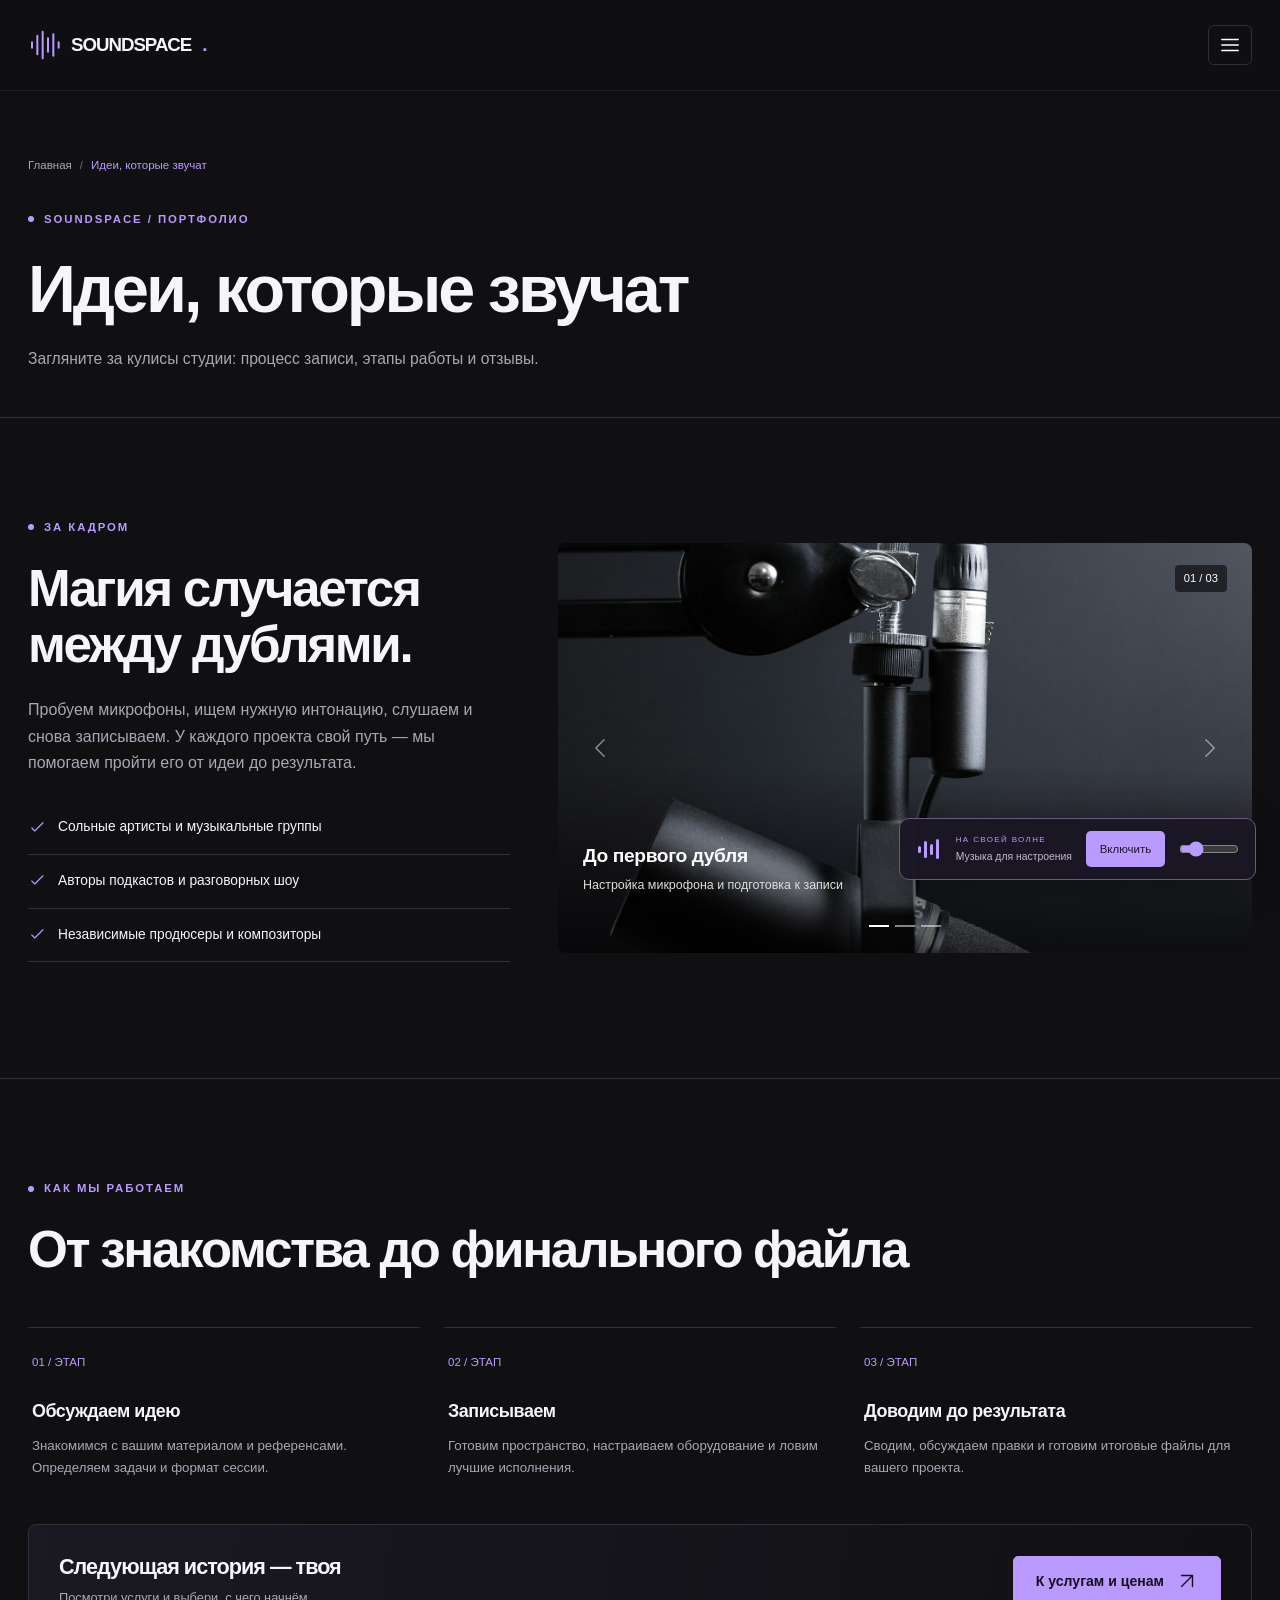
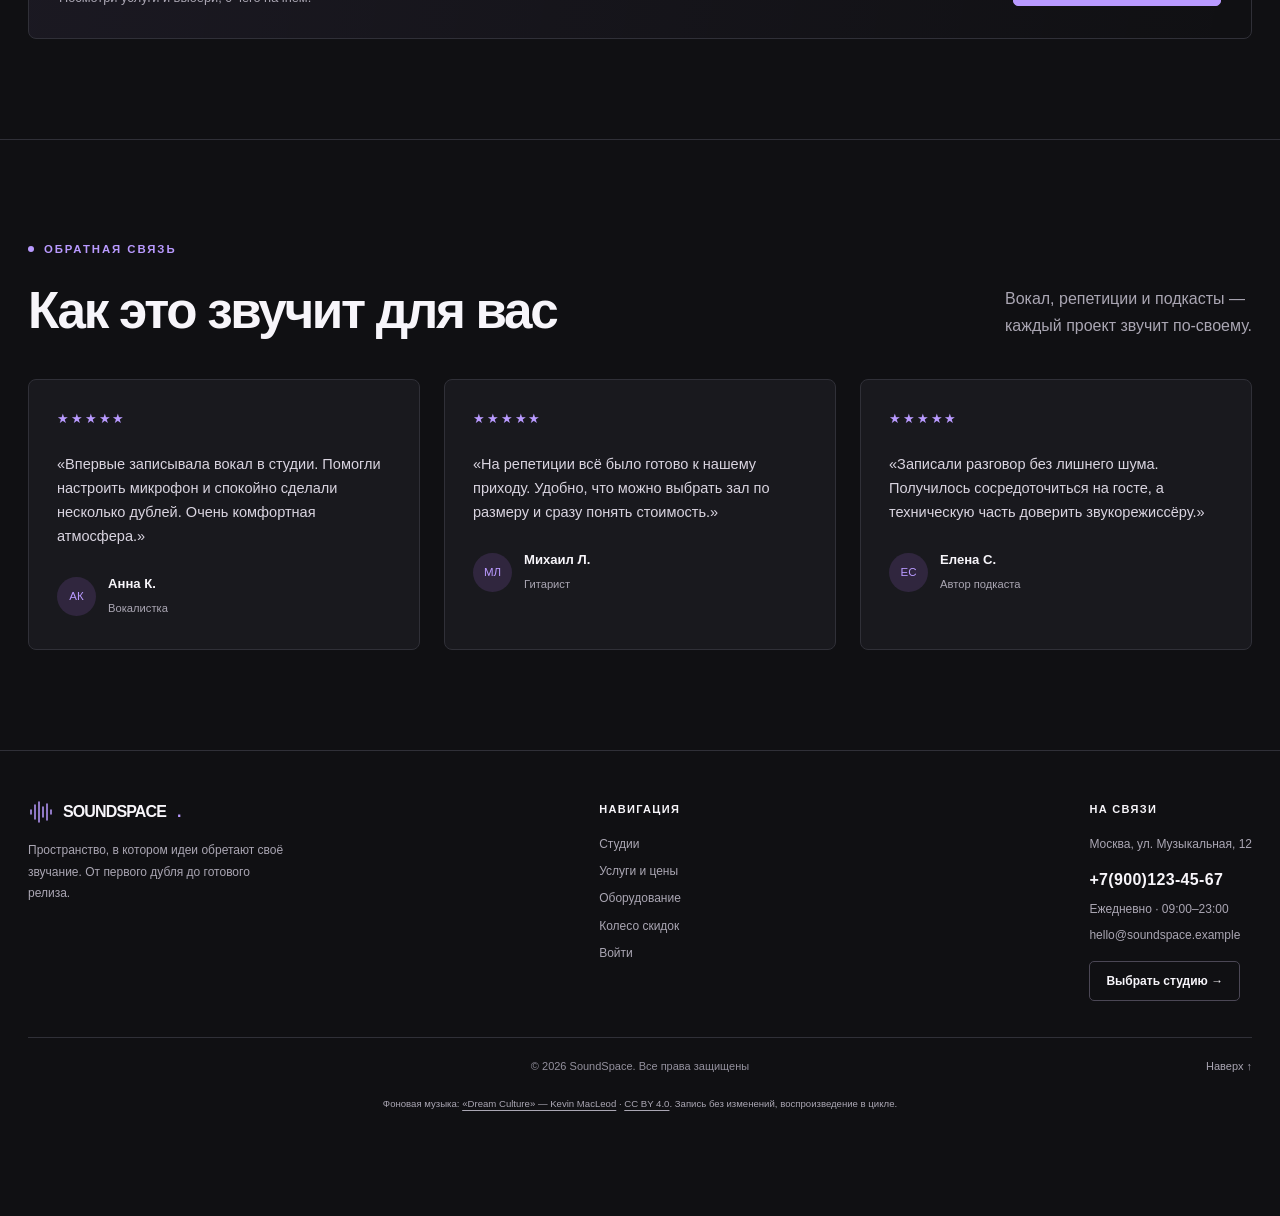
<file: frontend/portfolio.html>
<!DOCTYPE html>
<html lang="ru" data-bs-theme="dark">
  <head>
    <meta charset="UTF-8">
    <meta name="viewport" content="width=device-width, initial-scale=1">
    <meta name="description" content="Портфолио SoundSpace: процесс записи, этапы сотрудничества и отзывы.">
    <meta name="theme-color" content="#101013">
    <title>Портфолио — SoundSpace</title>
    <script src="assets/js/local-auth.js"></script>
    <link rel="icon" href="assets/images/favicon.svg" type="image/svg+xml">
    <link rel="stylesheet" href="assets/vendor/bootstrap/bootstrap.css">
    <link rel="stylesheet" href="assets/css/style.css?v=soundspace-features-1">
    <link rel="stylesheet" href="assets/css/features.css">
    <script src="assets/vendor/bootstrap/bootstrap.bundle.js" defer></script>
    <script src="assets/js/data.js" defer></script>
    <script src="assets/js/auth.js" defer></script>
    <script src="assets/js/site.js" defer></script>
    <script src="assets/js/main.js" defer></script>
  </head>
  <body>
    <a class="skip-link" href="#main">Перейти к содержимому</a>
    <header class="site-header">
      <nav class="navbar navbar-expand-xxl" aria-label="Главная навигация">
        <div class="container">
          <a class="navbar-brand" href="index.html" aria-label="SoundSpace — главная"><svg class="icon brand-mark" width="24" height="24" viewBox="0 0 24 24" fill="none" stroke="currentColor" stroke-width="1.5" stroke-linecap="round" stroke-linejoin="round" aria-hidden="true"><path d="M3 10v4M7 5v14M11 2v20M15 7v10M19 4v16M23 10v4"/></svg>SOUNDSPACE<span class="accent" aria-hidden="true">.</span></a>
<button class="navbar-toggler" type="button" data-bs-toggle="collapse" data-bs-target="#main-nav" aria-controls="main-nav" aria-expanded="false" aria-label="Открыть меню"><svg class="icon " width="24" height="24" viewBox="0 0 24 24" fill="none" stroke="currentColor" stroke-width="1.5" stroke-linecap="round" stroke-linejoin="round" aria-hidden="true"><path d="M3 6h18M3 12h18M3 18h18"/></svg></button>
          <div class="collapse navbar-collapse" id="main-nav">
            <ul class="navbar-nav">
              <li class="nav-item">
                <a class="nav-link "  href="index.html">Главная</a>
              </li>
              <li class="nav-item">
                <a class="nav-link "  href="studios.html">Студии</a>
              </li>
              <li class="nav-item">
                <a class="nav-link "  href="services.html">Услуги и цены</a>
              </li>
              <li class="nav-item">
                <a class="nav-link "  href="equipment.html">Оборудование</a>
              </li>
              <li class="nav-item">
                <a class="nav-link" href="contacts.html">Контакты</a>
              </li>
              <li class="nav-item"><a class="nav-link" href="wheel.html">Колесо скидок</a></li>
            </ul>
            <div class="nav-actions">
              <a class="nav-account" data-account-link href="auth.html">Войти</a>
              <a class="nav-phone" href="tel:+79001234567">+7(900)123-45-67</a>
              <a class="btn btn-outline-light nav-book" href="studios.html#studios">Выбрать студию <svg class="icon " width="24" height="24" viewBox="0 0 24 24" fill="none" stroke="currentColor" stroke-width="1.5" stroke-linecap="round" stroke-linejoin="round" aria-hidden="true"><path d="M6 18 18 6M6 6h12v12"/></svg></a>
            </div>
          </div>
        </div>
      </nav>
    </header>
    <main id="main" tabindex="-1">
      <section class="page-heading">
        <div class="container">
          <nav aria-label="Хлебные крошки">
            <ol class="breadcrumb">
              <li class="breadcrumb-item">
                <a href="index.html">Главная</a>
              </li>
              <li class="breadcrumb-item active" aria-current="page">
                Идеи, которые звучат
              </li>
            </ol>
          </nav>
          <div class="row align-items-end">
            <div class="col-lg-9">
              <div class="eyebrow">
                SoundSpace / портфолио
              </div>
              <h1>
                Идеи, которые звучат
              </h1>
              <p class="page-intro">
                Загляните за кулисы студии: процесс записи, этапы работы и отзывы.
              </p>
            </div>
          </div>
        </div>
      </section>
      <section class="section section-line">
        <div class="container">
          <div class="row g-5 align-items-center">
            <div class="col-lg-5">
              <div class="eyebrow">
                За кадром
              </div>
              <h2>
                Магия случается<br>между дублями.
              </h2>
              <p class="mt-4">
                Пробуем микрофоны, ищем нужную интонацию, слушаем и снова записываем. У каждого проекта свой путь — мы помогаем пройти его от идеи до результата.
              </p>
              <ul class="collab-list">
                <li>
                  <svg class="icon " width="24" height="24" viewBox="0 0 24 24" fill="none" stroke="currentColor" stroke-width="1.5" stroke-linecap="round" stroke-linejoin="round" aria-hidden="true"><path d="m5 12 4 4L20 5"/></svg>Сольные артисты и музыкальные группы
                </li>
                <li>
                  <svg class="icon " width="24" height="24" viewBox="0 0 24 24" fill="none" stroke="currentColor" stroke-width="1.5" stroke-linecap="round" stroke-linejoin="round" aria-hidden="true"><path d="m5 12 4 4L20 5"/></svg>Авторы подкастов и разговорных шоу
                </li>
                <li>
                  <svg class="icon " width="24" height="24" viewBox="0 0 24 24" fill="none" stroke="currentColor" stroke-width="1.5" stroke-linecap="round" stroke-linejoin="round" aria-hidden="true"><path d="m5 12 4 4L20 5"/></svg>Независимые продюсеры и композиторы
                </li>
              </ul>
            </div>
            <div class="col-lg-7">
              <div id="process-carousel" class="carousel slide studio-carousel" aria-label="Процесс звукозаписи">
                <div class="carousel-indicators">
                  <button type="button" data-bs-target="#process-carousel" data-bs-slide-to="0" class="active" aria-current="true" aria-label="Фотография 1"></button><button type="button" data-bs-target="#process-carousel" data-bs-slide-to="1" class=""  aria-label="Фотография 2"></button><button type="button" data-bs-target="#process-carousel" data-bs-slide-to="2" class=""  aria-label="Фотография 3"></button>
                </div>
                <div class="carousel-inner">
                  <div class="carousel-item active">
                    <img src="assets/images/microphone.jpg" alt="Настройка микрофона и подготовка к записи" loading="lazy" width="1600" height="1067">
                    <div class="carousel-caption">
                      <h3>
                        До первого дубля
                      </h3>
                      <p>
                        Настройка микрофона и подготовка к записи
                      </p>
                    </div>
                    <span class="photo-counter">01 / 03</span>
                  </div>
                  <div class="carousel-item ">
                    <img src="assets/images/studio-b.jpg" alt="Работа с балансом и пространством на сведении" loading="lazy" width="1600" height="1067">
                    <div class="carousel-caption">
                      <h3>
                        Внимание к деталям
                      </h3>
                      <p>
                        Работа с балансом и пространством на сведении
                      </p>
                    </div>
                    <span class="photo-counter">02 / 03</span>
                  </div>
                  <div class="carousel-item ">
                    <img src="assets/images/performance.jpg" alt="От студийной сессии — к живому выступлению" loading="lazy" width="1600" height="1067">
                    <div class="carousel-caption">
                      <h3>
                        Навстречу слушателю
                      </h3>
                      <p>
                        От студийной сессии — к живому выступлению
                      </p>
                    </div>
                    <span class="photo-counter">03 / 03</span>
                  </div>
                </div>
                <button class="carousel-control-prev" type="button" data-bs-target="#process-carousel" data-bs-slide="prev"><span class="carousel-control-prev-icon" aria-hidden="true"></span><span class="visually-hidden">Предыдущая фотография</span></button><button class="carousel-control-next" type="button" data-bs-target="#process-carousel" data-bs-slide="next"><span class="carousel-control-next-icon" aria-hidden="true"></span><span class="visually-hidden">Следующая фотография</span></button>
              </div>
            </div>
          </div>
        </div>
      </section>
      <section class="section section-line">
        <div class="container">
          <div class="eyebrow">
            Как мы работаем
          </div>
          <h2 class="mb-5">
            От знакомства до финального файла
          </h2>
          <div class="row g-4">
            <div class="col-md-4">
              <div class="feature">
                <span class="workflow-number">01 / ЭТАП</span>
                <h3>
                  Обсуждаем идею
                </h3>
                <p>
                  Знакомимся с вашим материалом и референсами. Определяем задачи и формат сессии.
                </p>
              </div>
            </div>
            <div class="col-md-4">
              <div class="feature">
                <span class="workflow-number">02 / ЭТАП</span>
                <h3>
                  Записываем
                </h3>
                <p>
                  Готовим пространство, настраиваем оборудование и ловим лучшие исполнения.
                </p>
              </div>
            </div>
            <div class="col-md-4">
              <div class="feature">
                <span class="workflow-number">03 / ЭТАП</span>
                <h3>
                  Доводим до результата
                </h3>
                <p>
                  Сводим, обсуждаем правки и готовим итоговые файлы для вашего проекта.
                </p>
              </div>
            </div>
          </div>
          <div class="help-strip">
            <div>
              <h3>
                Следующая история — твоя
              </h3>
              <p>
                Посмотри услуги и выбери, с чего начнём.
              </p>
            </div>
            <a class="btn btn-primary" href="services.html">К услугам и ценам <svg class="icon " width="24" height="24" viewBox="0 0 24 24" fill="none" stroke="currentColor" stroke-width="1.5" stroke-linecap="round" stroke-linejoin="round" aria-hidden="true"><path d="M6 18 18 6M6 6h12v12"/></svg></a>
          </div>
        </div>
      </section>
      <section class="section section-line">
        <div class="container">
          <div class="section-heading">
            <div>
              <div class="eyebrow">
                Обратная связь
              </div>
              <h2 class="mb-0">
                Как это звучит для вас
              </h2>
            </div>
            <p>
              Вокал, репетиции и подкасты —<br>каждый проект звучит по-своему.
            </p>
          </div>
          <div class="row g-4">
            <div class="col-md-4">
              <article class="review-card">
                <div class="stars" aria-label="Оценка: 5 из 5">
                  ★★★★★
                </div>
                <blockquote>«Впервые записывала вокал в студии. Помогли настроить микрофон и спокойно сделали несколько дублей. Очень комфортная атмосфера.»</blockquote>
                <div class="review-person">
                  <span class="avatar" aria-hidden="true">АК</span>
                  <div>
                    <strong>Анна К.</strong><small>Вокалистка</small>
                  </div>
                </div>
              </article>
            </div>
            <div class="col-md-4">
              <article class="review-card">
                <div class="stars" aria-label="Оценка: 5 из 5">
                  ★★★★★
                </div>
                <blockquote>«На репетиции всё было готово к нашему приходу. Удобно, что можно выбрать зал по размеру и сразу понять стоимость.»</blockquote>
                <div class="review-person">
                  <span class="avatar" aria-hidden="true">МЛ</span>
                  <div>
                    <strong>Михаил Л.</strong><small>Гитарист</small>
                  </div>
                </div>
              </article>
            </div>
            <div class="col-md-4">
              <article class="review-card">
                <div class="stars" aria-label="Оценка: 5 из 5">
                  ★★★★★
                </div>
                <blockquote>«Записали разговор без лишнего шума. Получилось сосредоточиться на госте, а техническую часть доверить звукорежиссёру.»</blockquote>
                <div class="review-person">
                  <span class="avatar" aria-hidden="true">ЕС</span>
                  <div>
                    <strong>Елена С.</strong><small>Автор подкаста</small>
                  </div>
                </div>
              </article>
            </div>
          </div>
        </div>
      </section>
    </main>
    <footer class="site-footer">
      <div class="container">
        <div class="footer-top">
          <div class="footer-brand">
            <a class="navbar-brand" href="index.html" aria-label="SoundSpace — главная"><svg class="icon brand-mark" width="24" height="24" viewBox="0 0 24 24" fill="none" stroke="currentColor" stroke-width="1.5" stroke-linecap="round" stroke-linejoin="round" aria-hidden="true"><path d="M3 10v4M7 5v14M11 2v20M15 7v10M19 4v16M23 10v4"/></svg>SOUNDSPACE<span class="accent" aria-hidden="true">.</span></a>
            <p class="footer-description">
              Пространство, в котором идеи обретают своё звучание. От первого дубля до готового релиза.
            </p>
          </div>
          <nav class="footer-column footer-nav" aria-label="Навигация в подвале">
            <h2 class="footer-heading">Навигация</h2>
            <ul class="footer-links">
              <li><a href="studios.html">Студии</a></li>
              <li><a href="services.html">Услуги и цены</a></li>
              <li><a href="equipment.html">Оборудование</a></li>
              <li><a href="wheel.html">Колесо скидок</a></li>
              <li><a href="auth.html" data-account-link>Войти</a></li>
            </ul>
          </nav>
          <div class="footer-column footer-contact-column">
            <h2 class="footer-heading">На связи</h2>
            <address class="footer-contacts">
              <a href="contacts.html#studio-map">Москва, ул. Музыкальная, 12</a>
              <a class="footer-phone" href="tel:+79001234567">+7(900)123-45-67</a>
              <span class="footer-hours">Ежедневно · 09:00–23:00</span>
              <a href="mailto:hello@soundspace.example">hello@soundspace.example</a>
            </address>
            <a class="btn btn-outline-light btn-sm footer-book" href="studios.html#studios">Выбрать студию →</a>
          </div>
        </div>
        <div class="footer-bottom">
          <span class="footer-copyright">© 2026 SoundSpace. Все права защищены</span><a class="muted" href="#main">Наверх ↑</a>
        </div>
      </div>
          <p class="music-attribution container">Фоновая музыка: <a href="https://incompetech.com/music/royalty-free/index.html?isrc=USUAN1300046" target="_blank" rel="noopener noreferrer">«Dream Culture» — Kevin MacLeod</a> · <a href="https://creativecommons.org/licenses/by/4.0/" target="_blank" rel="noopener noreferrer">CC BY 4.0</a>. Запись без изменений, воспроизведение в цикле.</p>
    </footer>
    <aside class="music-dock" aria-label="Фоновая музыка">
      <div class="music-equalizer" aria-hidden="true"><i></i><i></i><i></i><i></i></div>
      <div class="music-info"><span>НА СВОЕЙ ВОЛНЕ</span><small id="music-status" role="status">Музыка для настроения</small></div>
      <button type="button" id="music-toggle" class="music-toggle" aria-pressed="false" aria-controls="background-music"><span data-music-label>Включить</span></button>
      <label class="music-volume-label" for="music-volume"><span class="visually-hidden">Громкость фоновой музыки</span><input id="music-volume" type="range" min="0" max="100" value="20" aria-label="Громкость фоновой музыки"></label>
      <audio id="background-music" preload="none" loop><source src="assets/audio/kevin-macleod-dream-culture.mp3" type="audio/mpeg"></audio>
    </aside>
    <noscript>
    <p class="container site-note">
      Включите JavaScript для работы фильтров, вкладок, каруселей, форм и модальных окон.
    </p>
    </noscript>
  </body>
</html>
</file>
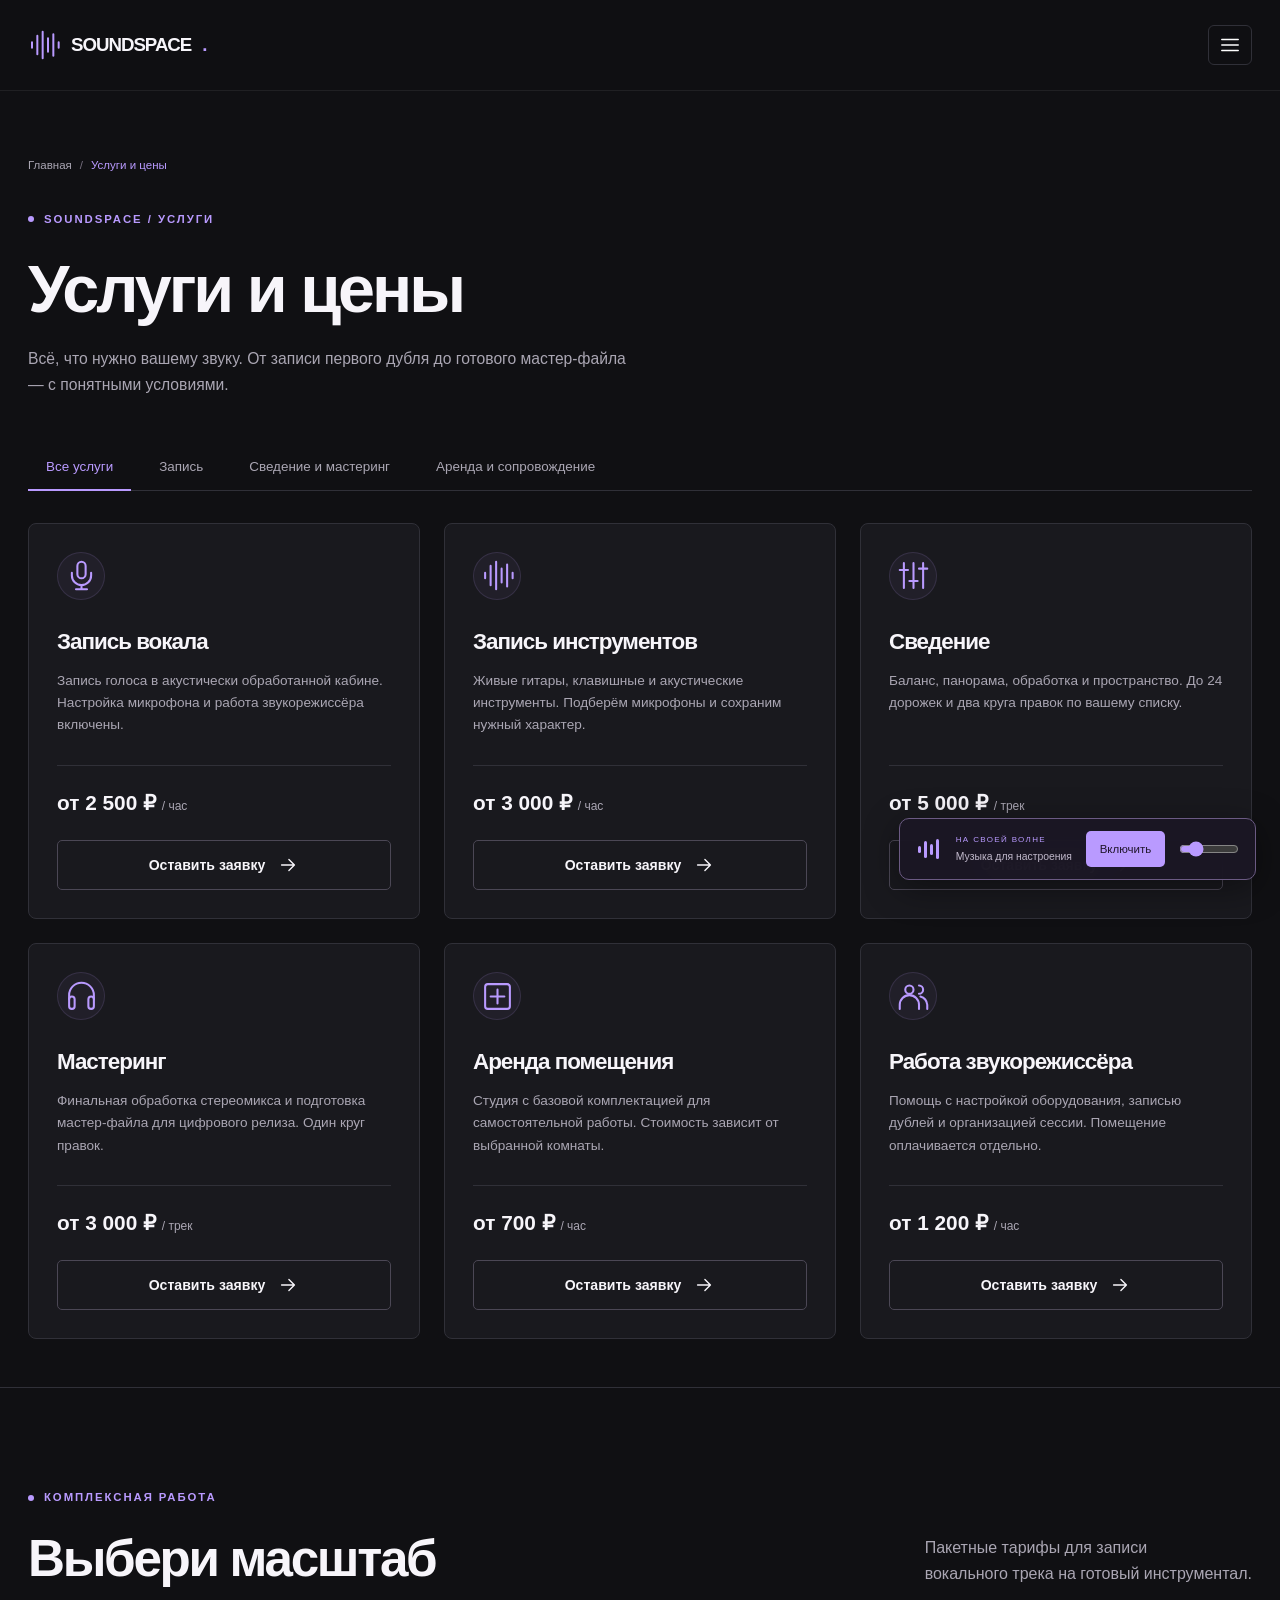
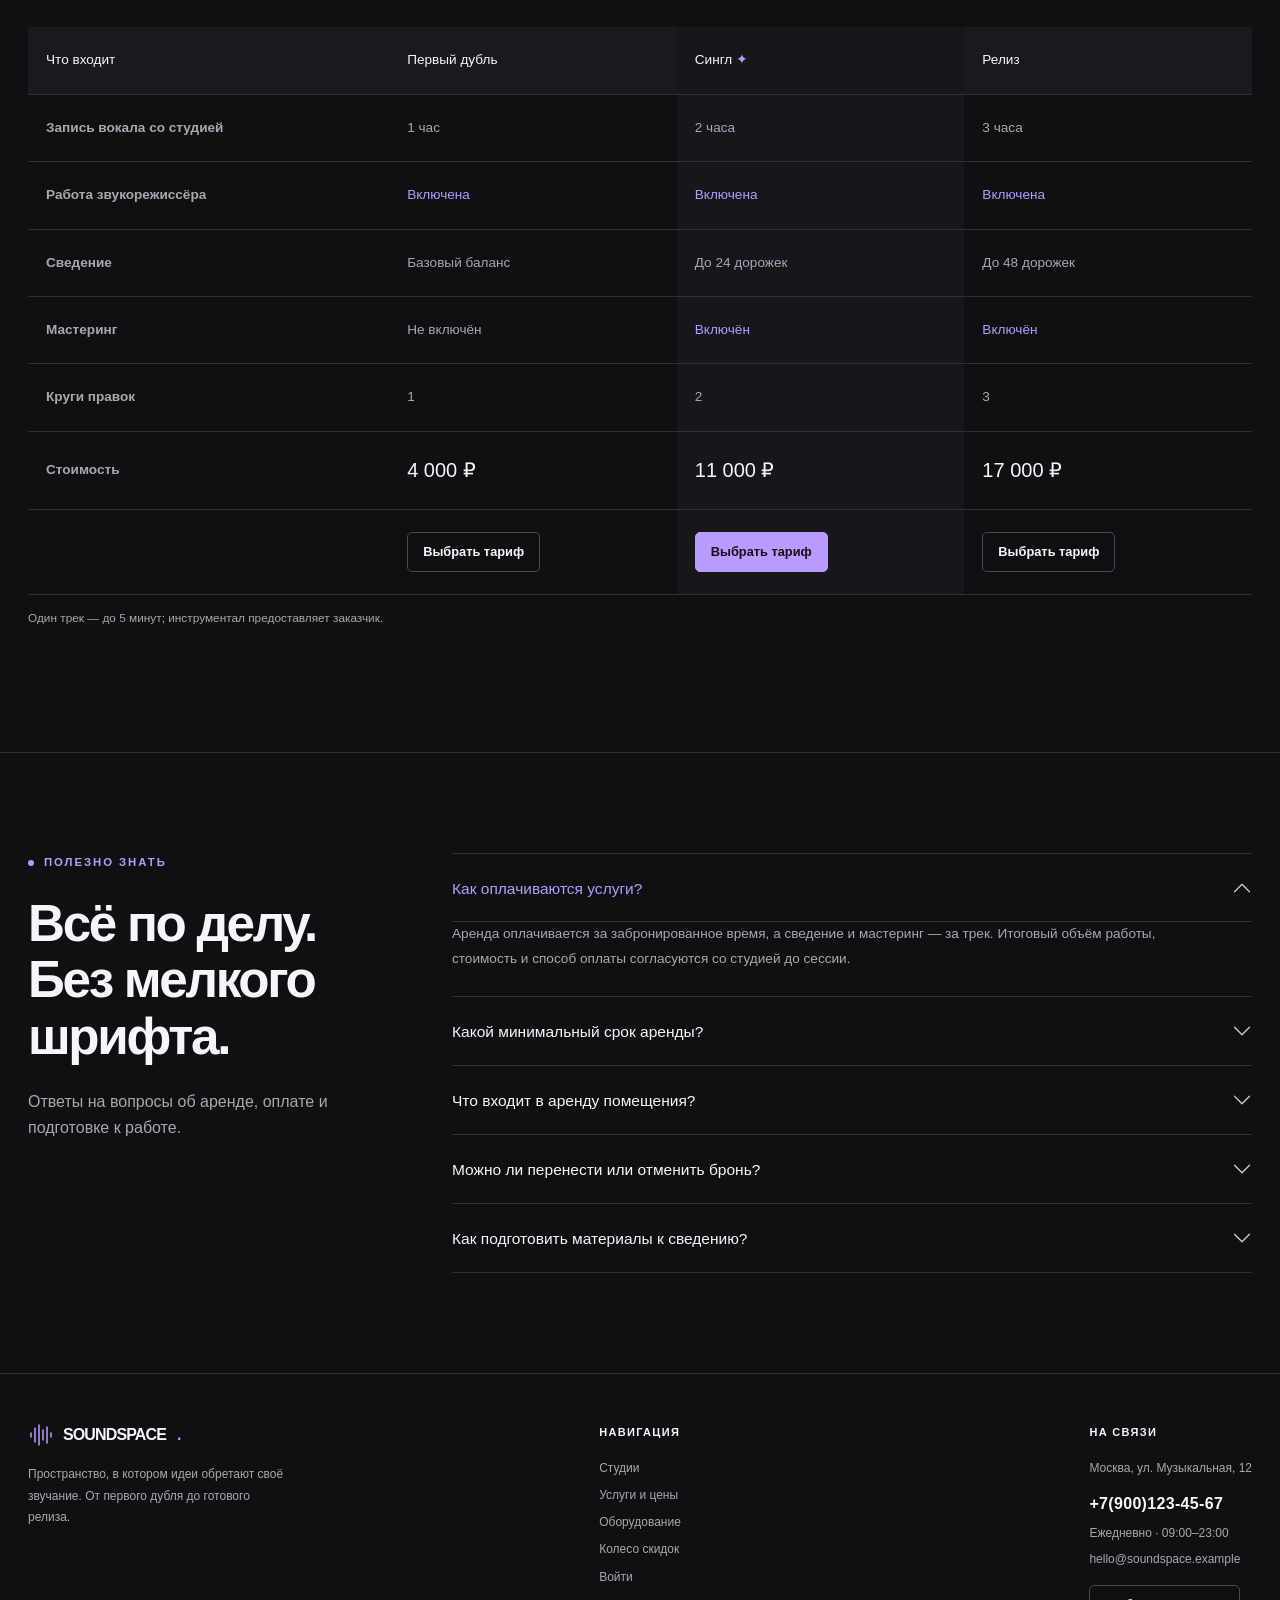
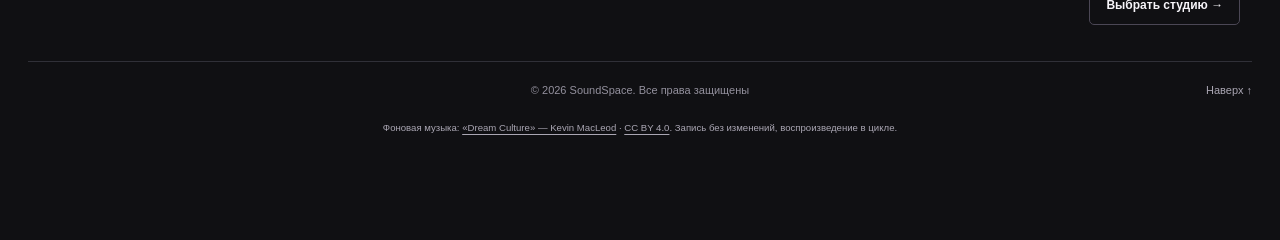
<file: frontend/services.html>
<!DOCTYPE html>
<html lang="ru" data-bs-theme="dark">
  <head>
    <meta charset="UTF-8">
    <meta name="viewport" content="width=device-width, initial-scale=1">
    <meta name="description" content="Услуги и цены SoundSpace: запись вокала и инструментов, сведение, мастеринг, аренда студии и работа звукорежиссёра.">
    <meta name="theme-color" content="#101013">
    <title>Услуги и цены — SoundSpace</title>
    <script src="assets/js/local-auth.js"></script>
    <link rel="icon" href="assets/images/favicon.svg" type="image/svg+xml">
    <link rel="stylesheet" href="assets/vendor/bootstrap/bootstrap.css">
    <link rel="stylesheet" href="assets/css/style.css?v=soundspace-features-1">
    <link rel="stylesheet" href="assets/css/features.css">
    <script src="assets/vendor/bootstrap/bootstrap.bundle.js" defer></script>
    <script src="assets/js/data.js" defer></script>
    <script src="assets/js/auth.js" defer></script>
    <script src="assets/js/site.js" defer></script>
    <script src="assets/js/main.js" defer></script>
  </head>
  <body>
    <a class="skip-link" href="#main">Перейти к содержимому</a>
    <header class="site-header">
      <nav class="navbar navbar-expand-xxl" aria-label="Главная навигация">
        <div class="container">
          <a class="navbar-brand" href="index.html" aria-label="SoundSpace — главная"><svg class="icon brand-mark" width="24" height="24" viewBox="0 0 24 24" fill="none" stroke="currentColor" stroke-width="1.5" stroke-linecap="round" stroke-linejoin="round" aria-hidden="true"><path d="M3 10v4M7 5v14M11 2v20M15 7v10M19 4v16M23 10v4"/></svg>SOUNDSPACE<span class="accent" aria-hidden="true">.</span></a>
<button class="navbar-toggler" type="button" data-bs-toggle="collapse" data-bs-target="#main-nav" aria-controls="main-nav" aria-expanded="false" aria-label="Открыть меню"><svg class="icon " width="24" height="24" viewBox="0 0 24 24" fill="none" stroke="currentColor" stroke-width="1.5" stroke-linecap="round" stroke-linejoin="round" aria-hidden="true"><path d="M3 6h18M3 12h18M3 18h18"/></svg></button>
          <div class="collapse navbar-collapse" id="main-nav">
            <ul class="navbar-nav">
              <li class="nav-item">
                <a class="nav-link "  href="index.html">Главная</a>
              </li>
              <li class="nav-item">
                <a class="nav-link "  href="studios.html">Студии</a>
              </li>
              <li class="nav-item">
                <a class="nav-link active" aria-current="page" href="services.html">Услуги и цены</a>
              </li>
              <li class="nav-item">
                <a class="nav-link "  href="equipment.html">Оборудование</a>
              </li>
              <li class="nav-item">
                <a class="nav-link" href="contacts.html">Контакты</a>
              </li>
              <li class="nav-item"><a class="nav-link" href="wheel.html">Колесо скидок</a></li>
            </ul>
            <div class="nav-actions">
              <a class="nav-account" data-account-link href="auth.html">Войти</a>
              <a class="nav-phone" href="tel:+79001234567">+7(900)123-45-67</a>
              <a class="btn btn-outline-light nav-book" href="studios.html#studios">Выбрать студию <svg class="icon " width="24" height="24" viewBox="0 0 24 24" fill="none" stroke="currentColor" stroke-width="1.5" stroke-linecap="round" stroke-linejoin="round" aria-hidden="true"><path d="M6 18 18 6M6 6h12v12"/></svg></a>
            </div>
          </div>
        </div>
      </nav>
    </header>
    <main id="main" tabindex="-1">
      <section class="page-heading">
        <div class="container">
          <nav aria-label="Хлебные крошки">
            <ol class="breadcrumb">
              <li class="breadcrumb-item">
                <a href="index.html">Главная</a>
              </li>
              <li class="breadcrumb-item active" aria-current="page">
                Услуги и цены
              </li>
            </ol>
          </nav>
          <div class="row align-items-end">
            <div class="col-lg-9">
              <div class="eyebrow">
                SoundSpace / услуги
              </div>
              <h1>
                Услуги и цены
              </h1>
              <p class="page-intro">
                Всё, что нужно вашему звуку. От записи первого дубля до готового мастер-файла — с понятными условиями.
              </p>
            </div>
          </div>
        </div>
      </section>
      <section class="pb-5">
        <div class="container">
          <h2 class="visually-hidden">
            Каталог услуг
          </h2>
          <ul class="nav nav-tabs" id="service-tabs" role="tablist" aria-label="Категории услуг">
            <li class="nav-item" role="presentation">
              <button class="nav-link active" id="service-tab-all" data-bs-toggle="tab" data-bs-target="#service-pane-all" type="button" role="tab" aria-controls="service-pane-all" aria-selected="true">Все услуги</button>
            </li>
            <li class="nav-item" role="presentation">
              <button class="nav-link " id="service-tab-recording" data-bs-toggle="tab" data-bs-target="#service-pane-recording" type="button" role="tab" aria-controls="service-pane-recording" aria-selected="false">Запись</button>
            </li>
            <li class="nav-item" role="presentation">
              <button class="nav-link " id="service-tab-post" data-bs-toggle="tab" data-bs-target="#service-pane-post" type="button" role="tab" aria-controls="service-pane-post" aria-selected="false">Сведение и мастеринг</button>
            </li>
            <li class="nav-item" role="presentation">
              <button class="nav-link " id="service-tab-rent" data-bs-toggle="tab" data-bs-target="#service-pane-rent" type="button" role="tab" aria-controls="service-pane-rent" aria-selected="false">Аренда и сопровождение</button>
            </li>
          </ul>
          <div class="tab-content">
            <div class="tab-pane fade show active" id="service-pane-all" role="tabpanel" aria-labelledby="service-tab-all" tabindex="0">
              <div class="row g-4">
                <div class="col-md-6 col-xl-4">
                  <article class="card service-card service-full">
                    <div class="service-icon">
                      <svg class="icon " width="24" height="24" viewBox="0 0 24 24" fill="none" stroke="currentColor" stroke-width="1.5" stroke-linecap="round" stroke-linejoin="round" aria-hidden="true"><rect x="9" y="2" width="6" height="12" rx="3"/><path d="M5 10v2a7 7 0 0 0 14 0v-2M12 19v3M8 22h8"/></svg>
                    </div>
                    <h3>
                      Запись вокала
                    </h3>
                    <p>
                      Запись голоса в акустически обработанной кабине. Настройка микрофона и работа звукорежиссёра включены.
                    </p>
                    <div class="price-line">
                      <strong>от 2 500 ₽ <span class="service-unit">/ час</span></strong>
                    </div>
                    <button type="button" class="btn btn-outline-light w-100" data-bs-toggle="modal" data-bs-target="#request-modal" data-service="Запись вокала">Оставить заявку <svg class="icon " width="24" height="24" viewBox="0 0 24 24" fill="none" stroke="currentColor" stroke-width="1.5" stroke-linecap="round" stroke-linejoin="round" aria-hidden="true"><path d="M5 12h14M13 6l6 6-6 6"/></svg></button>
                  </article>
                </div>
                <div class="col-md-6 col-xl-4">
                  <article class="card service-card service-full">
                    <div class="service-icon">
                      <svg class="icon " width="24" height="24" viewBox="0 0 24 24" fill="none" stroke="currentColor" stroke-width="1.5" stroke-linecap="round" stroke-linejoin="round" aria-hidden="true"><path d="M3 10v4M7 5v14M11 2v20M15 7v10M19 4v16M23 10v4"/></svg>
                    </div>
                    <h3>
                      Запись инструментов
                    </h3>
                    <p>
                      Живые гитары, клавишные и акустические инструменты. Подберём микрофоны и сохраним нужный характер.
                    </p>
                    <div class="price-line">
                      <strong>от 3 000 ₽ <span class="service-unit">/ час</span></strong>
                    </div>
                    <button type="button" class="btn btn-outline-light w-100" data-bs-toggle="modal" data-bs-target="#request-modal" data-service="Запись инструментов">Оставить заявку <svg class="icon " width="24" height="24" viewBox="0 0 24 24" fill="none" stroke="currentColor" stroke-width="1.5" stroke-linecap="round" stroke-linejoin="round" aria-hidden="true"><path d="M5 12h14M13 6l6 6-6 6"/></svg></button>
                  </article>
                </div>
                <div class="col-md-6 col-xl-4">
                  <article class="card service-card service-full">
                    <div class="service-icon">
                      <svg class="icon " width="24" height="24" viewBox="0 0 24 24" fill="none" stroke="currentColor" stroke-width="1.5" stroke-linecap="round" stroke-linejoin="round" aria-hidden="true"><path d="M5 3v18M12 3v18M19 3v18"/><path d="M2 8h6M9 16h6M16 7h6"/></svg>
                    </div>
                    <h3>
                      Сведение
                    </h3>
                    <p>
                      Баланс, панорама, обработка и пространство. До 24 дорожек и два круга правок по вашему списку.
                    </p>
                    <div class="price-line">
                      <strong>от 5 000 ₽ <span class="service-unit">/ трек</span></strong>
                    </div>
                    <button type="button" class="btn btn-outline-light w-100" data-bs-toggle="modal" data-bs-target="#request-modal" data-service="Сведение">Оставить заявку <svg class="icon " width="24" height="24" viewBox="0 0 24 24" fill="none" stroke="currentColor" stroke-width="1.5" stroke-linecap="round" stroke-linejoin="round" aria-hidden="true"><path d="M5 12h14M13 6l6 6-6 6"/></svg></button>
                  </article>
                </div>
                <div class="col-md-6 col-xl-4">
                  <article class="card service-card service-full">
                    <div class="service-icon">
                      <svg class="icon " width="24" height="24" viewBox="0 0 24 24" fill="none" stroke="currentColor" stroke-width="1.5" stroke-linecap="round" stroke-linejoin="round" aria-hidden="true"><path d="M3 14v-3a9 9 0 0 1 18 0v3"/><rect x="3" y="12" width="4" height="9" rx="2"/><rect x="17" y="12" width="4" height="9" rx="2"/></svg>
                    </div>
                    <h3>
                      Мастеринг
                    </h3>
                    <p>
                      Финальная обработка стереомикса и подготовка мастер-файла для цифрового релиза. Один круг правок.
                    </p>
                    <div class="price-line">
                      <strong>от 3 000 ₽ <span class="service-unit">/ трек</span></strong>
                    </div>
                    <button type="button" class="btn btn-outline-light w-100" data-bs-toggle="modal" data-bs-target="#request-modal" data-service="Мастеринг">Оставить заявку <svg class="icon " width="24" height="24" viewBox="0 0 24 24" fill="none" stroke="currentColor" stroke-width="1.5" stroke-linecap="round" stroke-linejoin="round" aria-hidden="true"><path d="M5 12h14M13 6l6 6-6 6"/></svg></button>
                  </article>
                </div>
                <div class="col-md-6 col-xl-4">
                  <article class="card service-card service-full">
                    <div class="service-icon">
                      <svg class="icon " width="24" height="24" viewBox="0 0 24 24" fill="none" stroke="currentColor" stroke-width="1.5" stroke-linecap="round" stroke-linejoin="round" aria-hidden="true"><rect x="3" y="3" width="18" height="18" rx="2"/><path d="M7 12h10m-5-5v10"/></svg>
                    </div>
                    <h3>
                      Аренда помещения
                    </h3>
                    <p>
                      Студия с базовой комплектацией для самостоятельной работы. Стоимость зависит от выбранной комнаты.
                    </p>
                    <div class="price-line">
                      <strong>от 700 ₽ <span class="service-unit">/ час</span></strong>
                    </div>
                    <button type="button" class="btn btn-outline-light w-100" data-bs-toggle="modal" data-bs-target="#request-modal" data-service="Аренда помещения">Оставить заявку <svg class="icon " width="24" height="24" viewBox="0 0 24 24" fill="none" stroke="currentColor" stroke-width="1.5" stroke-linecap="round" stroke-linejoin="round" aria-hidden="true"><path d="M5 12h14M13 6l6 6-6 6"/></svg></button>
                  </article>
                </div>
                <div class="col-md-6 col-xl-4">
                  <article class="card service-card service-full">
                    <div class="service-icon">
                      <svg class="icon " width="24" height="24" viewBox="0 0 24 24" fill="none" stroke="currentColor" stroke-width="1.5" stroke-linecap="round" stroke-linejoin="round" aria-hidden="true"><circle cx="9" cy="7" r="3"/><path d="M2 21v-3a7 7 0 0 1 14 0v3M16 4a3 3 0 0 1 0 6M22 21v-3a7 7 0 0 0-5-6"/></svg>
                    </div>
                    <h3>
                      Работа звукорежиссёра
                    </h3>
                    <p>
                      Помощь с настройкой оборудования, записью дублей и организацией сессии. Помещение оплачивается отдельно.
                    </p>
                    <div class="price-line">
                      <strong>от 1 200 ₽ <span class="service-unit">/ час</span></strong>
                    </div>
                    <button type="button" class="btn btn-outline-light w-100" data-bs-toggle="modal" data-bs-target="#request-modal" data-service="Работа звукорежиссёра">Оставить заявку <svg class="icon " width="24" height="24" viewBox="0 0 24 24" fill="none" stroke="currentColor" stroke-width="1.5" stroke-linecap="round" stroke-linejoin="round" aria-hidden="true"><path d="M5 12h14M13 6l6 6-6 6"/></svg></button>
                  </article>
                </div>
              </div>
            </div>
            <div class="tab-pane fade " id="service-pane-recording" role="tabpanel" aria-labelledby="service-tab-recording" tabindex="0">
              <div class="row g-4">
                <div class="col-md-6 col-xl-4">
                  <article class="card service-card service-full">
                    <div class="service-icon">
                      <svg class="icon " width="24" height="24" viewBox="0 0 24 24" fill="none" stroke="currentColor" stroke-width="1.5" stroke-linecap="round" stroke-linejoin="round" aria-hidden="true"><rect x="9" y="2" width="6" height="12" rx="3"/><path d="M5 10v2a7 7 0 0 0 14 0v-2M12 19v3M8 22h8"/></svg>
                    </div>
                    <h3>
                      Запись вокала
                    </h3>
                    <p>
                      Запись голоса в акустически обработанной кабине. Настройка микрофона и работа звукорежиссёра включены.
                    </p>
                    <div class="price-line">
                      <strong>от 2 500 ₽ <span class="service-unit">/ час</span></strong>
                    </div>
                    <button type="button" class="btn btn-outline-light w-100" data-bs-toggle="modal" data-bs-target="#request-modal" data-service="Запись вокала">Оставить заявку <svg class="icon " width="24" height="24" viewBox="0 0 24 24" fill="none" stroke="currentColor" stroke-width="1.5" stroke-linecap="round" stroke-linejoin="round" aria-hidden="true"><path d="M5 12h14M13 6l6 6-6 6"/></svg></button>
                  </article>
                </div>
                <div class="col-md-6 col-xl-4">
                  <article class="card service-card service-full">
                    <div class="service-icon">
                      <svg class="icon " width="24" height="24" viewBox="0 0 24 24" fill="none" stroke="currentColor" stroke-width="1.5" stroke-linecap="round" stroke-linejoin="round" aria-hidden="true"><path d="M3 10v4M7 5v14M11 2v20M15 7v10M19 4v16M23 10v4"/></svg>
                    </div>
                    <h3>
                      Запись инструментов
                    </h3>
                    <p>
                      Живые гитары, клавишные и акустические инструменты. Подберём микрофоны и сохраним нужный характер.
                    </p>
                    <div class="price-line">
                      <strong>от 3 000 ₽ <span class="service-unit">/ час</span></strong>
                    </div>
                    <button type="button" class="btn btn-outline-light w-100" data-bs-toggle="modal" data-bs-target="#request-modal" data-service="Запись инструментов">Оставить заявку <svg class="icon " width="24" height="24" viewBox="0 0 24 24" fill="none" stroke="currentColor" stroke-width="1.5" stroke-linecap="round" stroke-linejoin="round" aria-hidden="true"><path d="M5 12h14M13 6l6 6-6 6"/></svg></button>
                  </article>
                </div>
              </div>
            </div>
            <div class="tab-pane fade " id="service-pane-post" role="tabpanel" aria-labelledby="service-tab-post" tabindex="0">
              <div class="row g-4">
                <div class="col-md-6 col-xl-4">
                  <article class="card service-card service-full">
                    <div class="service-icon">
                      <svg class="icon " width="24" height="24" viewBox="0 0 24 24" fill="none" stroke="currentColor" stroke-width="1.5" stroke-linecap="round" stroke-linejoin="round" aria-hidden="true"><path d="M5 3v18M12 3v18M19 3v18"/><path d="M2 8h6M9 16h6M16 7h6"/></svg>
                    </div>
                    <h3>
                      Сведение
                    </h3>
                    <p>
                      Баланс, панорама, обработка и пространство. До 24 дорожек и два круга правок по вашему списку.
                    </p>
                    <div class="price-line">
                      <strong>от 5 000 ₽ <span class="service-unit">/ трек</span></strong>
                    </div>
                    <button type="button" class="btn btn-outline-light w-100" data-bs-toggle="modal" data-bs-target="#request-modal" data-service="Сведение">Оставить заявку <svg class="icon " width="24" height="24" viewBox="0 0 24 24" fill="none" stroke="currentColor" stroke-width="1.5" stroke-linecap="round" stroke-linejoin="round" aria-hidden="true"><path d="M5 12h14M13 6l6 6-6 6"/></svg></button>
                  </article>
                </div>
                <div class="col-md-6 col-xl-4">
                  <article class="card service-card service-full">
                    <div class="service-icon">
                      <svg class="icon " width="24" height="24" viewBox="0 0 24 24" fill="none" stroke="currentColor" stroke-width="1.5" stroke-linecap="round" stroke-linejoin="round" aria-hidden="true"><path d="M3 14v-3a9 9 0 0 1 18 0v3"/><rect x="3" y="12" width="4" height="9" rx="2"/><rect x="17" y="12" width="4" height="9" rx="2"/></svg>
                    </div>
                    <h3>
                      Мастеринг
                    </h3>
                    <p>
                      Финальная обработка стереомикса и подготовка мастер-файла для цифрового релиза. Один круг правок.
                    </p>
                    <div class="price-line">
                      <strong>от 3 000 ₽ <span class="service-unit">/ трек</span></strong>
                    </div>
                    <button type="button" class="btn btn-outline-light w-100" data-bs-toggle="modal" data-bs-target="#request-modal" data-service="Мастеринг">Оставить заявку <svg class="icon " width="24" height="24" viewBox="0 0 24 24" fill="none" stroke="currentColor" stroke-width="1.5" stroke-linecap="round" stroke-linejoin="round" aria-hidden="true"><path d="M5 12h14M13 6l6 6-6 6"/></svg></button>
                  </article>
                </div>
              </div>
            </div>
            <div class="tab-pane fade " id="service-pane-rent" role="tabpanel" aria-labelledby="service-tab-rent" tabindex="0">
              <div class="row g-4">
                <div class="col-md-6 col-xl-4">
                  <article class="card service-card service-full">
                    <div class="service-icon">
                      <svg class="icon " width="24" height="24" viewBox="0 0 24 24" fill="none" stroke="currentColor" stroke-width="1.5" stroke-linecap="round" stroke-linejoin="round" aria-hidden="true"><rect x="3" y="3" width="18" height="18" rx="2"/><path d="M7 12h10m-5-5v10"/></svg>
                    </div>
                    <h3>
                      Аренда помещения
                    </h3>
                    <p>
                      Студия с базовой комплектацией для самостоятельной работы. Стоимость зависит от выбранной комнаты.
                    </p>
                    <div class="price-line">
                      <strong>от 700 ₽ <span class="service-unit">/ час</span></strong>
                    </div>
                    <button type="button" class="btn btn-outline-light w-100" data-bs-toggle="modal" data-bs-target="#request-modal" data-service="Аренда помещения">Оставить заявку <svg class="icon " width="24" height="24" viewBox="0 0 24 24" fill="none" stroke="currentColor" stroke-width="1.5" stroke-linecap="round" stroke-linejoin="round" aria-hidden="true"><path d="M5 12h14M13 6l6 6-6 6"/></svg></button>
                  </article>
                </div>
                <div class="col-md-6 col-xl-4">
                  <article class="card service-card service-full">
                    <div class="service-icon">
                      <svg class="icon " width="24" height="24" viewBox="0 0 24 24" fill="none" stroke="currentColor" stroke-width="1.5" stroke-linecap="round" stroke-linejoin="round" aria-hidden="true"><circle cx="9" cy="7" r="3"/><path d="M2 21v-3a7 7 0 0 1 14 0v3M16 4a3 3 0 0 1 0 6M22 21v-3a7 7 0 0 0-5-6"/></svg>
                    </div>
                    <h3>
                      Работа звукорежиссёра
                    </h3>
                    <p>
                      Помощь с настройкой оборудования, записью дублей и организацией сессии. Помещение оплачивается отдельно.
                    </p>
                    <div class="price-line">
                      <strong>от 1 200 ₽ <span class="service-unit">/ час</span></strong>
                    </div>
                    <button type="button" class="btn btn-outline-light w-100" data-bs-toggle="modal" data-bs-target="#request-modal" data-service="Работа звукорежиссёра">Оставить заявку <svg class="icon " width="24" height="24" viewBox="0 0 24 24" fill="none" stroke="currentColor" stroke-width="1.5" stroke-linecap="round" stroke-linejoin="round" aria-hidden="true"><path d="M5 12h14M13 6l6 6-6 6"/></svg></button>
                  </article>
                </div>
              </div>
            </div>
          </div>
        </div>
      </section>
      <section class="section section-line" id="packages">
        <div class="container">
          <div class="section-heading">
            <div>
              <div class="eyebrow">
                Комплексная работа
              </div>
              <h2 class="mb-0">
                Выбери масштаб
              </h2>
            </div>
            <p>
              Пакетные тарифы для записи<br>вокального трека на готовый инструментал.
            </p>
          </div>
          <div class="table-responsive">
            <table class="table align-middle">
              <caption>Один трек — до 5 минут; инструментал предоставляет заказчик.</caption>
              <thead>
                <tr>
                  <th scope="col">Что входит</th><th scope="col">Первый дубль</th><th scope="col" class="featured">Сингл <span class="accent">✦</span></th><th scope="col">Релиз</th>
                </tr>
              </thead>
              <tbody>
                <tr>
                  <th scope="row">Запись вокала со студией</th><td>1 час</td><td class="featured">2 часа</td><td>3 часа</td>
                </tr>
                <tr>
                  <th scope="row">Работа звукорежиссёра</th><td class="check">Включена</td><td class="featured check">Включена</td><td class="check">Включена</td>
                </tr>
                <tr>
                  <th scope="row">Сведение</th><td>Базовый баланс</td><td class="featured">До 24 дорожек</td><td>До 48 дорожек</td>
                </tr>
                <tr>
                  <th scope="row">Мастеринг</th><td>Не включён</td><td class="featured check">Включён</td><td class="check">Включён</td>
                </tr>
                <tr>
                  <th scope="row">Круги правок</th><td>1</td><td class="featured">2</td><td>3</td>
                </tr>
                <tr>
                  <th scope="row">Стоимость</th><td class="price">4 000 ₽</td><td class="price featured">11 000 ₽</td><td class="price">17 000 ₽</td>
                </tr>
                <tr>
                  <th scope="row"><span class="visually-hidden">Оформить заявку</span></th><td ><button class="btn btn-outline-light btn-sm" type="button" data-bs-toggle="modal" data-bs-target="#request-modal" data-service="Тариф «Первый дубль»">Выбрать тариф<span class="visually-hidden"> «Первый дубль»</span></button></td><td class="featured"><button class="btn btn-primary btn-sm" type="button" data-bs-toggle="modal" data-bs-target="#request-modal" data-service="Тариф «Сингл»">Выбрать тариф<span class="visually-hidden"> «Сингл»</span></button></td><td ><button class="btn btn-outline-light btn-sm" type="button" data-bs-toggle="modal" data-bs-target="#request-modal" data-service="Тариф «Релиз»">Выбрать тариф<span class="visually-hidden"> «Релиз»</span></button></td>
                </tr>
              </tbody>
            </table>
          </div>
        </div>
      </section>
      <section class="section section-line">
        <div class="container">
          <div class="row g-5">
            <div class="col-lg-4">
              <div class="eyebrow">
                Полезно знать
              </div>
              <h2>
                Всё по делу.<br>Без мелкого шрифта.
              </h2>
              <p class="mt-4">
                Ответы на вопросы об аренде, оплате и подготовке к работе.
              </p>
            </div>
            <div class="col-lg-8">
              <div class="accordion" id="terms-accordion">
                <div class="accordion-item">
                  <h3 class="accordion-header">
                    <button class="accordion-button " type="button" data-bs-toggle="collapse" data-bs-target="#faq-0" aria-expanded="true" aria-controls="faq-0">Как оплачиваются услуги?</button>
                  </h3>
                  <div id="faq-0" class="accordion-collapse collapse show" data-bs-parent="#terms-accordion">
                    <div class="accordion-body">
                      Аренда оплачивается за забронированное время, а сведение и мастеринг — за трек. Итоговый объём работы, стоимость и способ оплаты согласуются со студией до сессии.
                    </div>
                  </div>
                </div>
                <div class="accordion-item">
                  <h3 class="accordion-header">
                    <button class="accordion-button collapsed" type="button" data-bs-toggle="collapse" data-bs-target="#faq-1" aria-expanded="false" aria-controls="faq-1">Какой минимальный срок аренды?</button>
                  </h3>
                  <div id="faq-1" class="accordion-collapse collapse " data-bs-parent="#terms-accordion">
                    <div class="accordion-body">
                      Минимальная длительность — один час. Время выбирается с шагом 30 минут в пределах одного дня, с 09:00 до 23:00. Время подготовки оборудования входит в аренду.
                    </div>
                  </div>
                </div>
                <div class="accordion-item">
                  <h3 class="accordion-header">
                    <button class="accordion-button collapsed" type="button" data-bs-toggle="collapse" data-bs-target="#faq-2" aria-expanded="false" aria-controls="faq-2">Что входит в аренду помещения?</button>
                  </h3>
                  <div id="faq-2" class="accordion-collapse collapse " data-bs-parent="#terms-accordion">
                    <div class="accordion-body">
                      Базовое оборудование, указанное в карточке студии, и использование помещения. Работа звукорежиссёра оплачивается отдельно, если она не включена в выбранную услугу или пакет.
                    </div>
                  </div>
                </div>
                <div class="accordion-item">
                  <h3 class="accordion-header">
                    <button class="accordion-button collapsed" type="button" data-bs-toggle="collapse" data-bs-target="#faq-3" aria-expanded="false" aria-controls="faq-3">Можно ли перенести или отменить бронь?</button>
                  </h3>
                  <div id="faq-3" class="accordion-collapse collapse " data-bs-parent="#terms-accordion">
                    <div class="accordion-body">
                      Для переноса или отмены подтверждённой брони свяжитесь со студией не позднее чем за 24 часа до начала сессии. Новую дату и время необходимо согласовать отдельно.
                    </div>
                  </div>
                </div>
                <div class="accordion-item">
                  <h3 class="accordion-header">
                    <button class="accordion-button collapsed" type="button" data-bs-toggle="collapse" data-bs-target="#faq-4" aria-expanded="false" aria-controls="faq-4">Как подготовить материалы к сведению?</button>
                  </h3>
                  <div id="faq-4" class="accordion-collapse collapse " data-bs-parent="#terms-accordion">
                    <div class="accordion-body">
                      Экспортируйте отдельные дорожки от одной точки начала в WAV, без перегруза на мастер-шине. Добавьте темп, тональность, референс и список пожеланий. Формат и состав исходников согласуются перед началом работы.
                    </div>
                  </div>
                </div>
              </div>
            </div>
          </div>
        </div>
      </section>
    </main>
    <footer class="site-footer">
      <div class="container">
        <div class="footer-top">
          <div class="footer-brand">
            <a class="navbar-brand" href="index.html" aria-label="SoundSpace — главная"><svg class="icon brand-mark" width="24" height="24" viewBox="0 0 24 24" fill="none" stroke="currentColor" stroke-width="1.5" stroke-linecap="round" stroke-linejoin="round" aria-hidden="true"><path d="M3 10v4M7 5v14M11 2v20M15 7v10M19 4v16M23 10v4"/></svg>SOUNDSPACE<span class="accent" aria-hidden="true">.</span></a>
            <p class="footer-description">
              Пространство, в котором идеи обретают своё звучание. От первого дубля до готового релиза.
            </p>
          </div>
          <nav class="footer-column footer-nav" aria-label="Навигация в подвале">
            <h2 class="footer-heading">Навигация</h2>
            <ul class="footer-links">
              <li><a href="studios.html">Студии</a></li>
              <li><a href="services.html">Услуги и цены</a></li>
              <li><a href="equipment.html">Оборудование</a></li>
              <li><a href="wheel.html">Колесо скидок</a></li>
              <li><a href="auth.html" data-account-link>Войти</a></li>
            </ul>
          </nav>
          <div class="footer-column footer-contact-column">
            <h2 class="footer-heading">На связи</h2>
            <address class="footer-contacts">
              <a href="contacts.html#studio-map">Москва, ул. Музыкальная, 12</a>
              <a class="footer-phone" href="tel:+79001234567">+7(900)123-45-67</a>
              <span class="footer-hours">Ежедневно · 09:00–23:00</span>
              <a href="mailto:hello@soundspace.example">hello@soundspace.example</a>
            </address>
            <a class="btn btn-outline-light btn-sm footer-book" href="studios.html#studios">Выбрать студию →</a>
          </div>
        </div>
        <div class="footer-bottom">
          <span class="footer-copyright">© 2026 SoundSpace. Все права защищены</span><a class="muted" href="#main">Наверх ↑</a>
        </div>
      </div>
          <p class="music-attribution container">Фоновая музыка: <a href="https://incompetech.com/music/royalty-free/index.html?isrc=USUAN1300046" target="_blank" rel="noopener noreferrer">«Dream Culture» — Kevin MacLeod</a> · <a href="https://creativecommons.org/licenses/by/4.0/" target="_blank" rel="noopener noreferrer">CC BY 4.0</a>. Запись без изменений, воспроизведение в цикле.</p>
    </footer>
    <div class="modal fade" id="request-modal" tabindex="-1" aria-labelledby="request-title" aria-hidden="true">
      <div class="modal-dialog modal-dialog-centered modal-dialog-scrollable">
        <div class="modal-content">
          <div class="modal-header">
            <h2 class="modal-title" id="request-title">
              Заявка на услугу
            </h2>
            <button class="btn-close" type="button" data-bs-dismiss="modal" aria-label="Закрыть"></button>
          </div>
          <div class="modal-body">
            <form id="request-form" novalidate>
              <p class="form-note">
                Выберите услугу и укажите контакты. Поля со звёздочкой обязательны.
              </p>
              <div class="mb-3">
                <label class="form-label" for="request-service">Услуга *</label><select class="form-select" id="request-service" name="service" required aria-describedby="request-service-error"><option>Запись вокала</option><option>Запись инструментов</option><option>Сведение</option><option>Мастеринг</option><option>Аренда помещения</option><option>Работа звукорежиссёра</option><option>Тариф «Первый дубль»</option><option>Тариф «Сингл»</option><option>Тариф «Релиз»</option></select>
                <div class="invalid-feedback" id="request-service-error">
                </div>
              </div>
              <div class="mb-3">
                <label class="form-label" for="request-name">Ваше имя *</label><input class="form-control" type="text" id="request-name" name="request-name" required autocomplete="name" maxlength="80" placeholder="Алексей" aria-describedby="request-name-error">
                <div class="invalid-feedback" id="request-name-error">
                </div>
              </div>
              <div class="mb-3">
                <label class="form-label" for="request-email">Электронная почта *</label><input class="form-control" type="email" id="request-email" name="request-email" required autocomplete="email" maxlength="120" placeholder="name@example.ru" aria-describedby="request-email-error">
                <div class="invalid-feedback" id="request-email-error">
                </div>
              </div>
              <div>
                <label class="form-label" for="request-comment">Расскажите о проекте</label><textarea class="form-control" id="request-comment" name="comment" rows="3" maxlength="1000" placeholder="Что хотите записать и какого результата ждёте?"></textarea>
                <div class="form-text">
                  Необязательное поле, до 1 000 символов.
                </div>
              </div>
              <button class="btn btn-primary form-submit" type="submit">Оформить заявку <svg class="icon " width="24" height="24" viewBox="0 0 24 24" fill="none" stroke="currentColor" stroke-width="1.5" stroke-linecap="round" stroke-linejoin="round" aria-hidden="true"><path d="M5 12h14M13 6l6 6-6 6"/></svg></button>
            </form>
            <div class="success-view" id="request-success" hidden>
              <div class="success-icon">
                <svg class="icon icon-lg" width="24" height="24" viewBox="0 0 24 24" fill="none" stroke="currentColor" stroke-width="1.5" stroke-linecap="round" stroke-linejoin="round" aria-hidden="true"><path d="m5 12 4 4L20 5"/></svg>
              </div>
              <h3 tabindex="-1">
                Заявка сформирована
              </h3>
              <p>
                Проверьте выбранную услугу.<br>Свяжитесь со студией, чтобы согласовать детали и время работы.
              </p>
              <p class="success-details" id="request-success-details">
              </p>
              <button class="btn btn-primary" type="button" data-bs-dismiss="modal">Готово</button>
            </div>
          </div>
        </div>
      </div>
    </div>
    <aside class="music-dock" aria-label="Фоновая музыка">
      <div class="music-equalizer" aria-hidden="true"><i></i><i></i><i></i><i></i></div>
      <div class="music-info"><span>НА СВОЕЙ ВОЛНЕ</span><small id="music-status" role="status">Музыка для настроения</small></div>
      <button type="button" id="music-toggle" class="music-toggle" aria-pressed="false" aria-controls="background-music"><span data-music-label>Включить</span></button>
      <label class="music-volume-label" for="music-volume"><span class="visually-hidden">Громкость фоновой музыки</span><input id="music-volume" type="range" min="0" max="100" value="20" aria-label="Громкость фоновой музыки"></label>
      <audio id="background-music" preload="none" loop><source src="assets/audio/kevin-macleod-dream-culture.mp3" type="audio/mpeg"></audio>
    </aside>
    <noscript>
    <p class="container site-note">
      Включите JavaScript для работы фильтров, вкладок, каруселей, форм и модальных окон.
    </p>
    </noscript>
  </body>
</html>
</file>
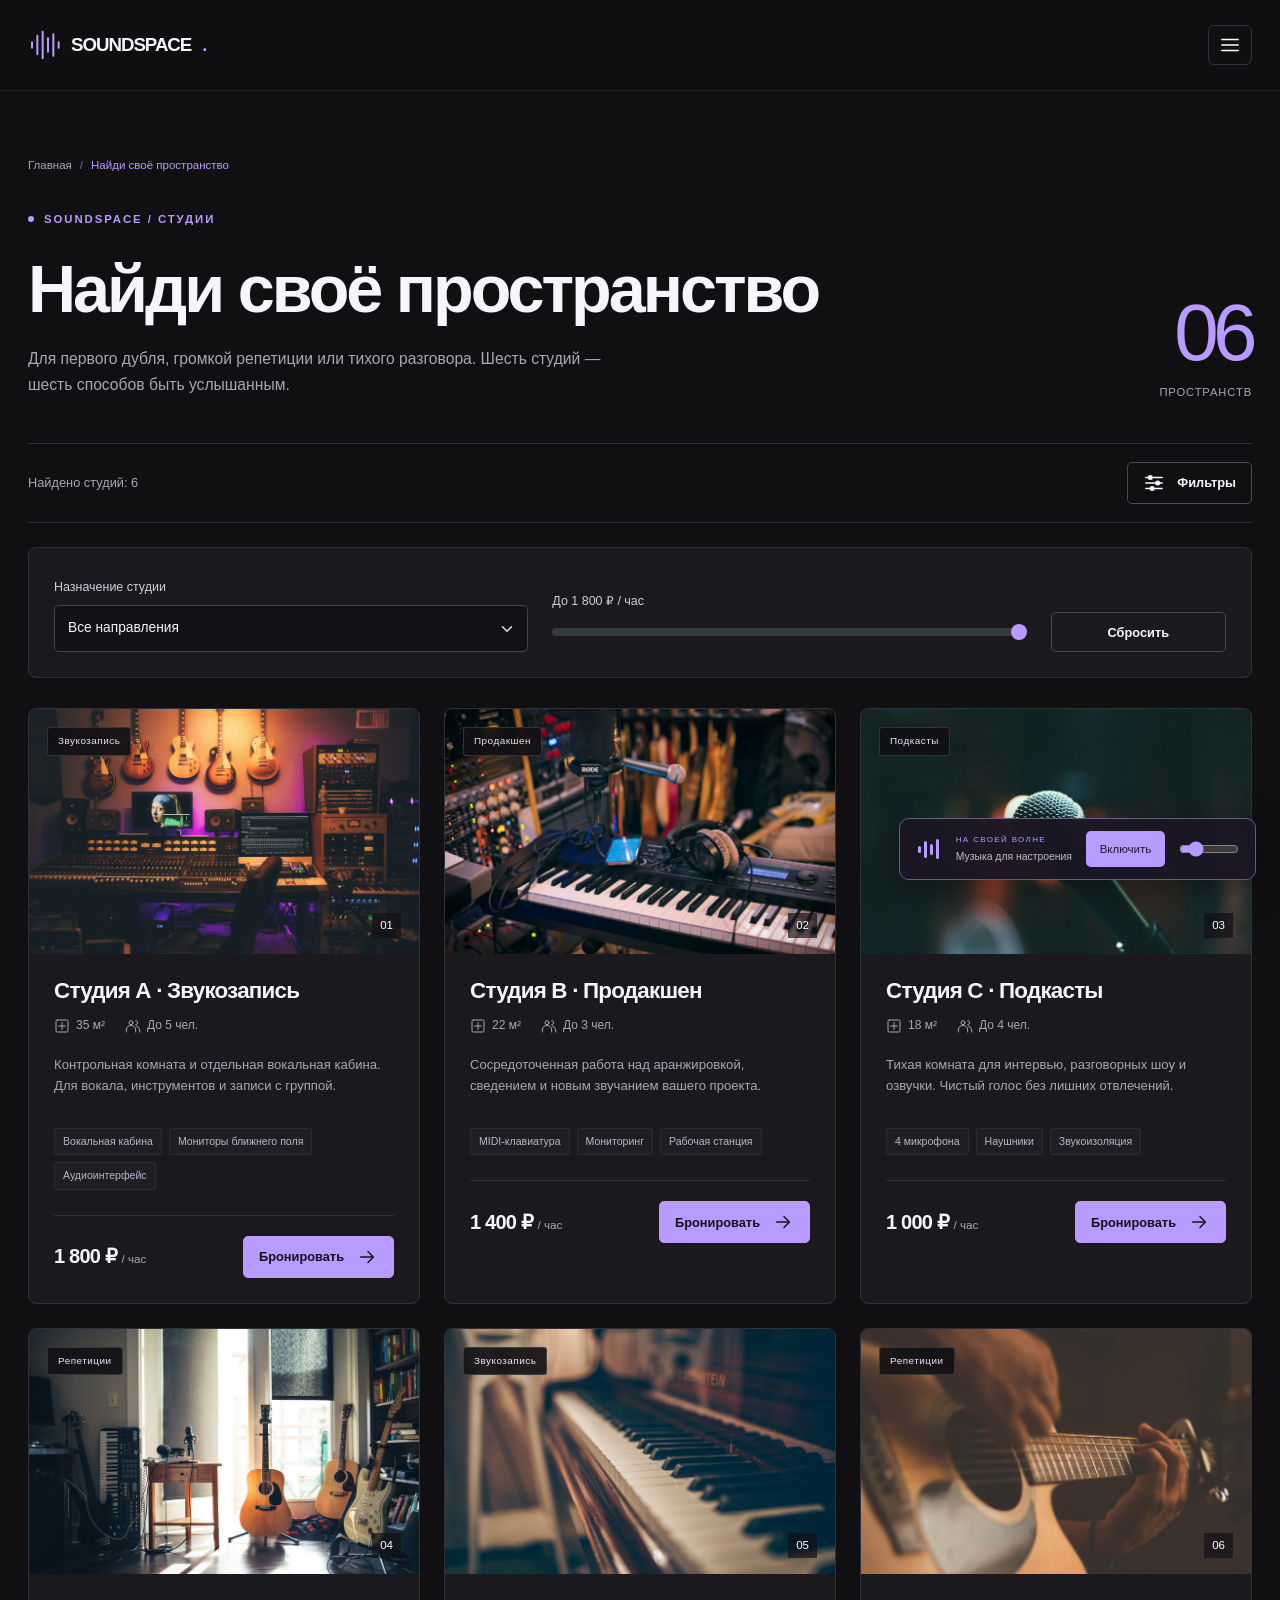
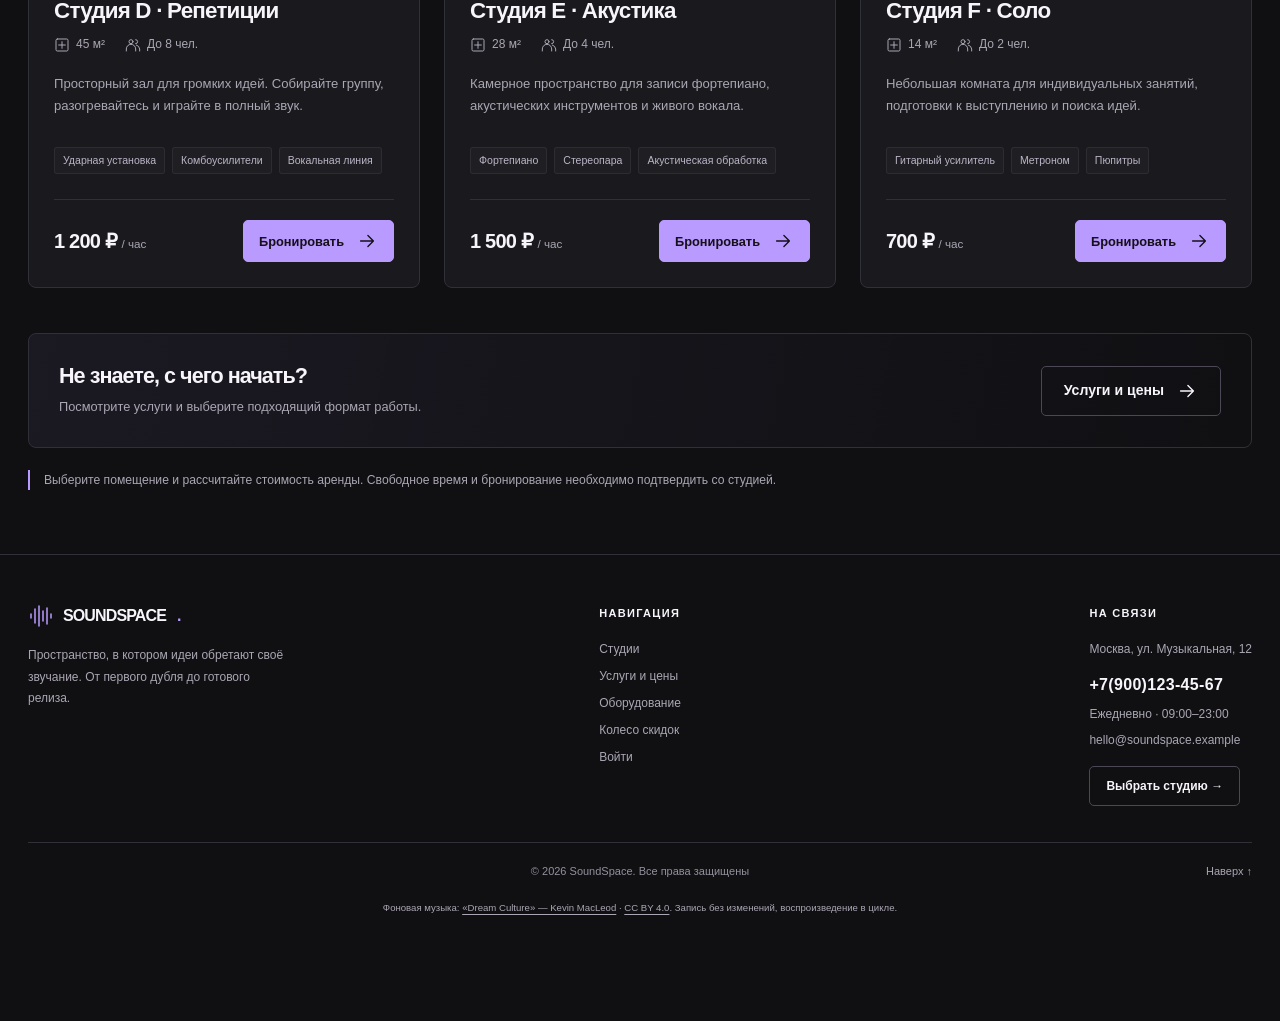
<file: frontend/studios.html>
<!DOCTYPE html>
<html lang="ru" data-bs-theme="dark">
  <head>
    <meta charset="UTF-8">
    <meta name="viewport" content="width=device-width, initial-scale=1">
    <meta name="description" content="Студии SoundSpace для звукозаписи, репетиций и подкастов. Фотографии, оснащение, вместимость и стоимость аренды.">
    <meta name="theme-color" content="#101013">
    <title>Студии — SoundSpace</title>
    <script src="assets/js/local-auth.js"></script>
    <link rel="icon" href="assets/images/favicon.svg" type="image/svg+xml">
    <link rel="stylesheet" href="assets/vendor/bootstrap/bootstrap.css">
    <link rel="stylesheet" href="assets/css/style.css?v=soundspace-features-1">
    <link rel="stylesheet" href="assets/css/features.css">
    <script src="assets/vendor/bootstrap/bootstrap.bundle.js" defer></script>
    <script src="assets/js/data.js" defer></script>
    <script src="assets/js/auth.js" defer></script>
    <script src="assets/js/site.js" defer></script>
    <script src="assets/js/main.js" defer></script>
  </head>
  <body>
    <a class="skip-link" href="#main">Перейти к содержимому</a>
    <header class="site-header">
      <nav class="navbar navbar-expand-xxl" aria-label="Главная навигация">
        <div class="container">
          <a class="navbar-brand" href="index.html" aria-label="SoundSpace — главная"><svg class="icon brand-mark" width="24" height="24" viewBox="0 0 24 24" fill="none" stroke="currentColor" stroke-width="1.5" stroke-linecap="round" stroke-linejoin="round" aria-hidden="true"><path d="M3 10v4M7 5v14M11 2v20M15 7v10M19 4v16M23 10v4"/></svg>SOUNDSPACE<span class="accent" aria-hidden="true">.</span></a>
<button class="navbar-toggler" type="button" data-bs-toggle="collapse" data-bs-target="#main-nav" aria-controls="main-nav" aria-expanded="false" aria-label="Открыть меню"><svg class="icon " width="24" height="24" viewBox="0 0 24 24" fill="none" stroke="currentColor" stroke-width="1.5" stroke-linecap="round" stroke-linejoin="round" aria-hidden="true"><path d="M3 6h18M3 12h18M3 18h18"/></svg></button>
          <div class="collapse navbar-collapse" id="main-nav">
            <ul class="navbar-nav">
              <li class="nav-item">
                <a class="nav-link "  href="index.html">Главная</a>
              </li>
              <li class="nav-item">
                <a class="nav-link active" aria-current="page" href="studios.html">Студии</a>
              </li>
              <li class="nav-item">
                <a class="nav-link "  href="services.html">Услуги и цены</a>
              </li>
              <li class="nav-item">
                <a class="nav-link "  href="equipment.html">Оборудование</a>
              </li>
              <li class="nav-item">
                <a class="nav-link" href="contacts.html">Контакты</a>
              </li>
              <li class="nav-item"><a class="nav-link" href="wheel.html">Колесо скидок</a></li>
            </ul>
            <div class="nav-actions">
              <a class="nav-account" data-account-link href="auth.html">Войти</a>
              <a class="nav-phone" href="tel:+79001234567">+7(900)123-45-67</a>
              <a class="btn btn-outline-light nav-book" href="studios.html#studios">Выбрать студию <svg class="icon " width="24" height="24" viewBox="0 0 24 24" fill="none" stroke="currentColor" stroke-width="1.5" stroke-linecap="round" stroke-linejoin="round" aria-hidden="true"><path d="M6 18 18 6M6 6h12v12"/></svg></a>
            </div>
          </div>
        </div>
      </nav>
    </header>
    <main id="main" tabindex="-1">
      <section class="page-heading">
        <div class="container">
          <nav aria-label="Хлебные крошки">
            <ol class="breadcrumb">
              <li class="breadcrumb-item">
                <a href="index.html">Главная</a>
              </li>
              <li class="breadcrumb-item active" aria-current="page">
                Найди своё пространство
              </li>
            </ol>
          </nav>
          <div class="row align-items-end">
            <div class="col-lg-9">
              <div class="eyebrow">
                SoundSpace / Студии
              </div>
              <h1>
                Найди своё пространство
              </h1>
              <p class="page-intro">
                Для первого дубля, громкой репетиции или тихого разговора. Шесть студий — шесть способов быть услышанным.
              </p>
            </div>
            <div class="col-lg-3 text-end d-none d-lg-block">
              <div class="page-count">
                06<span>пространств</span>
              </div>
            </div>
          </div>
        </div>
      </section>
      <section class="pb-5" id="studios">
        <div class="container">
          <h2 class="visually-hidden">
            Каталог студий
          </h2>
          <div class="filter-bar">
            <span class="result-count" id="studio-count" role="status">Найдено студий: 6</span><button class="btn btn-outline-light btn-sm" type="button" data-bs-toggle="collapse" data-bs-target="#studio-filters" aria-expanded="true" aria-controls="studio-filters"><svg class="icon " width="24" height="24" viewBox="0 0 24 24" fill="none" stroke="currentColor" stroke-width="1.5" stroke-linecap="round" stroke-linejoin="round" aria-hidden="true"><path d="M3 6h18M3 12h18M3 18h18"/><circle cx="8" cy="6" r="2" fill="currentColor"/><circle cx="16" cy="12" r="2" fill="currentColor"/><circle cx="10" cy="18" r="2" fill="currentColor"/></svg>Фильтры</button>
          </div>
          <div class="collapse show" id="studio-filters">
            <form class="filter-panel" id="studio-filter-form">
              <div class="row g-4 align-items-end">
                <div class="col-md-5">
                  <label for="purpose-filter" class="form-label">Назначение студии</label><select id="purpose-filter" class="form-select"><option value="all">Все направления</option><option value="recording">Звукозапись</option><option value="rehearsal">Репетиции</option><option value="podcast">Подкасты</option><option value="production">Продакшен</option></select>
                </div>
                <div class="col-md-5">
                  <label for="price-filter" class="form-label">До <output id="price-output" for="price-filter">1 800</output> ₽ / час</label><input class="form-range" type="range" id="price-filter" min="700" max="1800" step="100" value="1800" aria-label="Максимальная цена аренды за час">
                </div>
                <div class="col-md-2">
                  <button class="btn btn-outline-light btn-sm w-100" type="reset">Сбросить</button>
                </div>
              </div>
            </form>
          </div>
          <div class="row g-4" id="studio-grid">
            <div class="col-md-6 col-xl-4 studio-item" data-purpose="recording" data-price="1800">
              <article class="card room-card">
                <div class="room-image-wrap">
                  <img class="room-image" src="assets/images/studio-a.jpg" alt="Интерьер: Студия А · Звукозапись" width="800" height="533" loading="lazy"><span class="room-tag">Звукозапись</span><span class="room-number">01</span>
                </div>
                <div class="room-body">
                  <h2>
                    Студия А · Звукозапись
                  </h2>
                  <div class="room-meta">
                    <span><svg class="icon " width="24" height="24" viewBox="0 0 24 24" fill="none" stroke="currentColor" stroke-width="1.5" stroke-linecap="round" stroke-linejoin="round" aria-hidden="true"><rect x="3" y="3" width="18" height="18" rx="2"/><path d="M7 12h10m-5-5v10"/></svg>35 м²</span><span><svg class="icon " width="24" height="24" viewBox="0 0 24 24" fill="none" stroke="currentColor" stroke-width="1.5" stroke-linecap="round" stroke-linejoin="round" aria-hidden="true"><circle cx="9" cy="7" r="3"/><path d="M2 21v-3a7 7 0 0 1 14 0v3M16 4a3 3 0 0 1 0 6M22 21v-3a7 7 0 0 0-5-6"/></svg>До 5 чел.</span>
                  </div>
                  <p class="room-description">
                    Контрольная комната и отдельная вокальная кабина. Для вокала, инструментов и записи с группой.
                  </p>
                  <ul class="room-features" aria-label="Оснащение">
                    <li>
                      Вокальная кабина
                    </li>
                    <li>
                      Мониторы ближнего поля
                    </li>
                    <li>
                      Аудиоинтерфейс
                    </li>
                  </ul>
                  <div class="room-book">
                    <div>
                      <strong>1 800 ₽</strong> <small>/ час</small>
                    </div>
                    <button class="btn btn-primary btn-sm" type="button" data-bs-toggle="modal" data-bs-target="#booking-modal" data-studio="a" aria-label="Забронировать: Студия А · Звукозапись">Бронировать <svg class="icon " width="24" height="24" viewBox="0 0 24 24" fill="none" stroke="currentColor" stroke-width="1.5" stroke-linecap="round" stroke-linejoin="round" aria-hidden="true"><path d="M5 12h14M13 6l6 6-6 6"/></svg></button>
                  </div>
                </div>
              </article>
            </div>
            <div class="col-md-6 col-xl-4 studio-item" data-purpose="production" data-price="1400">
              <article class="card room-card">
                <div class="room-image-wrap">
                  <img class="room-image" src="assets/images/studio-b.jpg" alt="Интерьер: Студия B · Продакшен" width="800" height="533" loading="lazy"><span class="room-tag">Продакшен</span><span class="room-number">02</span>
                </div>
                <div class="room-body">
                  <h2>
                    Студия B · Продакшен
                  </h2>
                  <div class="room-meta">
                    <span><svg class="icon " width="24" height="24" viewBox="0 0 24 24" fill="none" stroke="currentColor" stroke-width="1.5" stroke-linecap="round" stroke-linejoin="round" aria-hidden="true"><rect x="3" y="3" width="18" height="18" rx="2"/><path d="M7 12h10m-5-5v10"/></svg>22 м²</span><span><svg class="icon " width="24" height="24" viewBox="0 0 24 24" fill="none" stroke="currentColor" stroke-width="1.5" stroke-linecap="round" stroke-linejoin="round" aria-hidden="true"><circle cx="9" cy="7" r="3"/><path d="M2 21v-3a7 7 0 0 1 14 0v3M16 4a3 3 0 0 1 0 6M22 21v-3a7 7 0 0 0-5-6"/></svg>До 3 чел.</span>
                  </div>
                  <p class="room-description">
                    Сосредоточенная работа над аранжировкой, сведением и новым звучанием вашего проекта.
                  </p>
                  <ul class="room-features" aria-label="Оснащение">
                    <li>
                      MIDI-клавиатура
                    </li>
                    <li>
                      Мониторинг
                    </li>
                    <li>
                      Рабочая станция
                    </li>
                  </ul>
                  <div class="room-book">
                    <div>
                      <strong>1 400 ₽</strong> <small>/ час</small>
                    </div>
                    <button class="btn btn-primary btn-sm" type="button" data-bs-toggle="modal" data-bs-target="#booking-modal" data-studio="b" aria-label="Забронировать: Студия B · Продакшен">Бронировать <svg class="icon " width="24" height="24" viewBox="0 0 24 24" fill="none" stroke="currentColor" stroke-width="1.5" stroke-linecap="round" stroke-linejoin="round" aria-hidden="true"><path d="M5 12h14M13 6l6 6-6 6"/></svg></button>
                  </div>
                </div>
              </article>
            </div>
            <div class="col-md-6 col-xl-4 studio-item" data-purpose="podcast" data-price="1000">
              <article class="card room-card">
                <div class="room-image-wrap">
                  <img class="room-image" src="assets/images/studio-c.jpg" alt="Интерьер: Студия C · Подкасты" width="800" height="533" loading="lazy"><span class="room-tag">Подкасты</span><span class="room-number">03</span>
                </div>
                <div class="room-body">
                  <h2>
                    Студия C · Подкасты
                  </h2>
                  <div class="room-meta">
                    <span><svg class="icon " width="24" height="24" viewBox="0 0 24 24" fill="none" stroke="currentColor" stroke-width="1.5" stroke-linecap="round" stroke-linejoin="round" aria-hidden="true"><rect x="3" y="3" width="18" height="18" rx="2"/><path d="M7 12h10m-5-5v10"/></svg>18 м²</span><span><svg class="icon " width="24" height="24" viewBox="0 0 24 24" fill="none" stroke="currentColor" stroke-width="1.5" stroke-linecap="round" stroke-linejoin="round" aria-hidden="true"><circle cx="9" cy="7" r="3"/><path d="M2 21v-3a7 7 0 0 1 14 0v3M16 4a3 3 0 0 1 0 6M22 21v-3a7 7 0 0 0-5-6"/></svg>До 4 чел.</span>
                  </div>
                  <p class="room-description">
                    Тихая комната для интервью, разговорных шоу и озвучки. Чистый голос без лишних отвлечений.
                  </p>
                  <ul class="room-features" aria-label="Оснащение">
                    <li>
                      4 микрофона
                    </li>
                    <li>
                      Наушники
                    </li>
                    <li>
                      Звукоизоляция
                    </li>
                  </ul>
                  <div class="room-book">
                    <div>
                      <strong>1 000 ₽</strong> <small>/ час</small>
                    </div>
                    <button class="btn btn-primary btn-sm" type="button" data-bs-toggle="modal" data-bs-target="#booking-modal" data-studio="c" aria-label="Забронировать: Студия C · Подкасты">Бронировать <svg class="icon " width="24" height="24" viewBox="0 0 24 24" fill="none" stroke="currentColor" stroke-width="1.5" stroke-linecap="round" stroke-linejoin="round" aria-hidden="true"><path d="M5 12h14M13 6l6 6-6 6"/></svg></button>
                  </div>
                </div>
              </article>
            </div>
            <div class="col-md-6 col-xl-4 studio-item" data-purpose="rehearsal" data-price="1200">
              <article class="card room-card">
                <div class="room-image-wrap">
                  <img class="room-image" src="assets/images/studio-d.jpg" alt="Интерьер: Студия D · Репетиции" width="800" height="533" loading="lazy"><span class="room-tag">Репетиции</span><span class="room-number">04</span>
                </div>
                <div class="room-body">
                  <h2>
                    Студия D · Репетиции
                  </h2>
                  <div class="room-meta">
                    <span><svg class="icon " width="24" height="24" viewBox="0 0 24 24" fill="none" stroke="currentColor" stroke-width="1.5" stroke-linecap="round" stroke-linejoin="round" aria-hidden="true"><rect x="3" y="3" width="18" height="18" rx="2"/><path d="M7 12h10m-5-5v10"/></svg>45 м²</span><span><svg class="icon " width="24" height="24" viewBox="0 0 24 24" fill="none" stroke="currentColor" stroke-width="1.5" stroke-linecap="round" stroke-linejoin="round" aria-hidden="true"><circle cx="9" cy="7" r="3"/><path d="M2 21v-3a7 7 0 0 1 14 0v3M16 4a3 3 0 0 1 0 6M22 21v-3a7 7 0 0 0-5-6"/></svg>До 8 чел.</span>
                  </div>
                  <p class="room-description">
                    Просторный зал для громких идей. Собирайте группу, разогревайтесь и играйте в полный звук.
                  </p>
                  <ul class="room-features" aria-label="Оснащение">
                    <li>
                      Ударная установка
                    </li>
                    <li>
                      Комбоусилители
                    </li>
                    <li>
                      Вокальная линия
                    </li>
                  </ul>
                  <div class="room-book">
                    <div>
                      <strong>1 200 ₽</strong> <small>/ час</small>
                    </div>
                    <button class="btn btn-primary btn-sm" type="button" data-bs-toggle="modal" data-bs-target="#booking-modal" data-studio="d" aria-label="Забронировать: Студия D · Репетиции">Бронировать <svg class="icon " width="24" height="24" viewBox="0 0 24 24" fill="none" stroke="currentColor" stroke-width="1.5" stroke-linecap="round" stroke-linejoin="round" aria-hidden="true"><path d="M5 12h14M13 6l6 6-6 6"/></svg></button>
                  </div>
                </div>
              </article>
            </div>
            <div class="col-md-6 col-xl-4 studio-item" data-purpose="recording" data-price="1500">
              <article class="card room-card">
                <div class="room-image-wrap">
                  <img class="room-image" src="assets/images/studio-e.jpg" alt="Интерьер: Студия E · Акустика" width="800" height="533" loading="lazy"><span class="room-tag">Звукозапись</span><span class="room-number">05</span>
                </div>
                <div class="room-body">
                  <h2>
                    Студия E · Акустика
                  </h2>
                  <div class="room-meta">
                    <span><svg class="icon " width="24" height="24" viewBox="0 0 24 24" fill="none" stroke="currentColor" stroke-width="1.5" stroke-linecap="round" stroke-linejoin="round" aria-hidden="true"><rect x="3" y="3" width="18" height="18" rx="2"/><path d="M7 12h10m-5-5v10"/></svg>28 м²</span><span><svg class="icon " width="24" height="24" viewBox="0 0 24 24" fill="none" stroke="currentColor" stroke-width="1.5" stroke-linecap="round" stroke-linejoin="round" aria-hidden="true"><circle cx="9" cy="7" r="3"/><path d="M2 21v-3a7 7 0 0 1 14 0v3M16 4a3 3 0 0 1 0 6M22 21v-3a7 7 0 0 0-5-6"/></svg>До 4 чел.</span>
                  </div>
                  <p class="room-description">
                    Камерное пространство для записи фортепиано, акустических инструментов и живого вокала.
                  </p>
                  <ul class="room-features" aria-label="Оснащение">
                    <li>
                      Фортепиано
                    </li>
                    <li>
                      Стереопара
                    </li>
                    <li>
                      Акустическая обработка
                    </li>
                  </ul>
                  <div class="room-book">
                    <div>
                      <strong>1 500 ₽</strong> <small>/ час</small>
                    </div>
                    <button class="btn btn-primary btn-sm" type="button" data-bs-toggle="modal" data-bs-target="#booking-modal" data-studio="e" aria-label="Забронировать: Студия E · Акустика">Бронировать <svg class="icon " width="24" height="24" viewBox="0 0 24 24" fill="none" stroke="currentColor" stroke-width="1.5" stroke-linecap="round" stroke-linejoin="round" aria-hidden="true"><path d="M5 12h14M13 6l6 6-6 6"/></svg></button>
                  </div>
                </div>
              </article>
            </div>
            <div class="col-md-6 col-xl-4 studio-item" data-purpose="rehearsal" data-price="700">
              <article class="card room-card">
                <div class="room-image-wrap">
                  <img class="room-image" src="assets/images/studio-f.jpg" alt="Интерьер: Студия F · Соло" width="800" height="533" loading="lazy"><span class="room-tag">Репетиции</span><span class="room-number">06</span>
                </div>
                <div class="room-body">
                  <h2>
                    Студия F · Соло
                  </h2>
                  <div class="room-meta">
                    <span><svg class="icon " width="24" height="24" viewBox="0 0 24 24" fill="none" stroke="currentColor" stroke-width="1.5" stroke-linecap="round" stroke-linejoin="round" aria-hidden="true"><rect x="3" y="3" width="18" height="18" rx="2"/><path d="M7 12h10m-5-5v10"/></svg>14 м²</span><span><svg class="icon " width="24" height="24" viewBox="0 0 24 24" fill="none" stroke="currentColor" stroke-width="1.5" stroke-linecap="round" stroke-linejoin="round" aria-hidden="true"><circle cx="9" cy="7" r="3"/><path d="M2 21v-3a7 7 0 0 1 14 0v3M16 4a3 3 0 0 1 0 6M22 21v-3a7 7 0 0 0-5-6"/></svg>До 2 чел.</span>
                  </div>
                  <p class="room-description">
                    Небольшая комната для индивидуальных занятий, подготовки к выступлению и поиска идей.
                  </p>
                  <ul class="room-features" aria-label="Оснащение">
                    <li>
                      Гитарный усилитель
                    </li>
                    <li>
                      Метроном
                    </li>
                    <li>
                      Пюпитры
                    </li>
                  </ul>
                  <div class="room-book">
                    <div>
                      <strong>700 ₽</strong> <small>/ час</small>
                    </div>
                    <button class="btn btn-primary btn-sm" type="button" data-bs-toggle="modal" data-bs-target="#booking-modal" data-studio="f" aria-label="Забронировать: Студия F · Соло">Бронировать <svg class="icon " width="24" height="24" viewBox="0 0 24 24" fill="none" stroke="currentColor" stroke-width="1.5" stroke-linecap="round" stroke-linejoin="round" aria-hidden="true"><path d="M5 12h14M13 6l6 6-6 6"/></svg></button>
                  </div>
                </div>
              </article>
            </div>
          </div>
          <div class="empty-state" id="studio-empty" hidden>
            <h3>
              Пока нет подходящих студий
            </h3>
            <p>
              Увеличьте бюджет или выберите другое назначение.
            </p>
            <button class="btn btn-outline-light" type="button" id="reset-studios">Сбросить фильтры</button>
          </div>
          <div class="help-strip">
            <div>
              <h3>
                Не знаете, с чего начать?
              </h3>
              <p>
                Посмотрите услуги и выберите подходящий формат работы.
              </p>
            </div>
            <a class="btn btn-outline-light" href="services.html">Услуги и цены <svg class="icon " width="24" height="24" viewBox="0 0 24 24" fill="none" stroke="currentColor" stroke-width="1.5" stroke-linecap="round" stroke-linejoin="round" aria-hidden="true"><path d="M5 12h14M13 6l6 6-6 6"/></svg></a>
          </div>
          <p class="site-note">
            Выберите помещение и рассчитайте стоимость аренды. Свободное время и бронирование необходимо подтвердить со студией.
          </p>
        </div>
      </section>
    </main>
    <footer class="site-footer">
      <div class="container">
        <div class="footer-top">
          <div class="footer-brand">
            <a class="navbar-brand" href="index.html" aria-label="SoundSpace — главная"><svg class="icon brand-mark" width="24" height="24" viewBox="0 0 24 24" fill="none" stroke="currentColor" stroke-width="1.5" stroke-linecap="round" stroke-linejoin="round" aria-hidden="true"><path d="M3 10v4M7 5v14M11 2v20M15 7v10M19 4v16M23 10v4"/></svg>SOUNDSPACE<span class="accent" aria-hidden="true">.</span></a>
            <p class="footer-description">
              Пространство, в котором идеи обретают своё звучание. От первого дубля до готового релиза.
            </p>
          </div>
          <nav class="footer-column footer-nav" aria-label="Навигация в подвале">
            <h2 class="footer-heading">Навигация</h2>
            <ul class="footer-links">
              <li><a href="studios.html">Студии</a></li>
              <li><a href="services.html">Услуги и цены</a></li>
              <li><a href="equipment.html">Оборудование</a></li>
              <li><a href="wheel.html">Колесо скидок</a></li>
              <li><a href="auth.html" data-account-link>Войти</a></li>
            </ul>
          </nav>
          <div class="footer-column footer-contact-column">
            <h2 class="footer-heading">На связи</h2>
            <address class="footer-contacts">
              <a href="contacts.html#studio-map">Москва, ул. Музыкальная, 12</a>
              <a class="footer-phone" href="tel:+79001234567">+7(900)123-45-67</a>
              <span class="footer-hours">Ежедневно · 09:00–23:00</span>
              <a href="mailto:hello@soundspace.example">hello@soundspace.example</a>
            </address>
            <a class="btn btn-outline-light btn-sm footer-book" href="studios.html#studios">Выбрать студию →</a>
          </div>
        </div>
        <div class="footer-bottom">
          <span class="footer-copyright">© 2026 SoundSpace. Все права защищены</span><a class="muted" href="#main">Наверх ↑</a>
        </div>
      </div>
          <p class="music-attribution container">Фоновая музыка: <a href="https://incompetech.com/music/royalty-free/index.html?isrc=USUAN1300046" target="_blank" rel="noopener noreferrer">«Dream Culture» — Kevin MacLeod</a> · <a href="https://creativecommons.org/licenses/by/4.0/" target="_blank" rel="noopener noreferrer">CC BY 4.0</a>. Запись без изменений, воспроизведение в цикле.</p>
    </footer>
    <div class="modal fade" id="booking-modal" tabindex="-1" aria-labelledby="booking-title" aria-hidden="true">
      <div class="modal-dialog modal-dialog-centered modal-lg modal-dialog-scrollable">
        <div class="modal-content">
          <div class="modal-header">
            <h2 class="modal-title" id="booking-title">
              Бронирование студии
            </h2>
            <button class="btn-close" type="button" data-bs-dismiss="modal" aria-label="Закрыть"></button>
          </div>
          <div class="modal-body">
            <form id="booking-form" novalidate>
              <p class="form-note">
                Все поля обязательны. Выберите дату, время и количество гостей.
              </p>
              <div class="mb-3">
                <label class="form-label" for="booking-studio">Выбранная студия</label><input class="form-control" id="booking-studio" readonly>
                <div class="form-text" id="booking-studio-info">
                </div>
              </div>
              <div class="row g-3">
                <div class="col-md-6">
                  <label class="form-label" for="booking-name">Ваше имя</label><input class="form-control" type="text" id="booking-name" name="booking-name" required autocomplete="name" maxlength="80" placeholder="Алексей" aria-describedby="booking-name-error">
                  <div class="invalid-feedback" id="booking-name-error">
                  </div>
                </div>
                <div class="col-md-6">
                  <label class="form-label" for="booking-phone">Телефон</label><input class="form-control" type="tel" id="booking-phone" name="booking-phone" required autocomplete="tel" maxlength="24" placeholder="+7 (999) 123-45-67" aria-describedby="booking-phone-error">
                  <div class="invalid-feedback" id="booking-phone-error">
                  </div>
                </div>
                <div class="col-md-8">
                  <label class="form-label" for="booking-email">Электронная почта</label><input class="form-control" type="email" id="booking-email" name="booking-email" required autocomplete="email" maxlength="120" placeholder="name@example.ru" aria-describedby="booking-email-error">
                  <div class="invalid-feedback" id="booking-email-error">
                  </div>
                </div>
                <div class="col-md-4">
                  <label class="form-label" for="booking-guests">Количество гостей</label><input class="form-control" type="number" id="booking-guests" name="booking-guests" required min="1" step="1" value="1" aria-describedby="booking-guests-error">
                  <div class="invalid-feedback" id="booking-guests-error">
                  </div>
                </div>
                <div class="col-md-4">
                  <label class="form-label" for="booking-date">Дата аренды</label><input class="form-control" type="date" id="booking-date" name="booking-date" required aria-describedby="booking-date-error">
                  <div class="invalid-feedback" id="booking-date-error">
                  </div>
                </div>
                <div class="col-6 col-md-4">
                  <label class="form-label" for="booking-start">Начало</label><input class="form-control" type="time" id="booking-start" name="booking-start" required min="09:00" max="22:00" step="1800" value="10:00" aria-describedby="booking-start-error">
                  <div class="invalid-feedback" id="booking-start-error">
                  </div>
                </div>
                <div class="col-6 col-md-4">
                  <label class="form-label" for="booking-end">Окончание</label><input class="form-control" type="time" id="booking-end" name="booking-end" required min="10:00" max="23:00" step="1800" value="12:00" aria-describedby="booking-end-error">
                  <div class="invalid-feedback" id="booking-end-error">
                  </div>
                </div>
              </div>
              <p class="form-text mt-3">
                Студия открыта с 09:00 до 23:00. Минимальная аренда — 1 час, шаг времени — 30 минут. Окончание в тот же день.
              </p>
              <div class="booking-summary" aria-live="polite" aria-atomic="true">
                <div>
                  <small>Стоимость аренды</small><strong id="booking-total">—</strong>
                </div>
                <div id="booking-breakdown">
                  Выберите дату и время
                </div>
              </div>
              <button type="submit" class="btn btn-primary form-submit">Подготовить бронирование <svg class="icon " width="24" height="24" viewBox="0 0 24 24" fill="none" stroke="currentColor" stroke-width="1.5" stroke-linecap="round" stroke-linejoin="round" aria-hidden="true"><path d="M5 12h14M13 6l6 6-6 6"/></svg></button>
            </form>
            <div class="success-view" id="booking-success" hidden>
              <div class="success-icon">
                <svg class="icon icon-lg" width="24" height="24" viewBox="0 0 24 24" fill="none" stroke="currentColor" stroke-width="1.5" stroke-linecap="round" stroke-linejoin="round" aria-hidden="true"><path d="m5 12 4 4L20 5"/></svg>
              </div>
              <h3 tabindex="-1">
                Заявка сформирована
              </h3>
              <p>
                Проверьте выбранные параметры.<br>Свяжитесь со студией, чтобы подтвердить свободное время и бронирование.
              </p>
              <p class="success-details" id="booking-success-details">
              </p>
              <button type="button" class="btn btn-primary" data-bs-dismiss="modal">Готово</button>
            </div>
          </div>
        </div>
      </div>
    </div>
    <aside class="music-dock" aria-label="Фоновая музыка">
      <div class="music-equalizer" aria-hidden="true"><i></i><i></i><i></i><i></i></div>
      <div class="music-info"><span>НА СВОЕЙ ВОЛНЕ</span><small id="music-status" role="status">Музыка для настроения</small></div>
      <button type="button" id="music-toggle" class="music-toggle" aria-pressed="false" aria-controls="background-music"><span data-music-label>Включить</span></button>
      <label class="music-volume-label" for="music-volume"><span class="visually-hidden">Громкость фоновой музыки</span><input id="music-volume" type="range" min="0" max="100" value="20" aria-label="Громкость фоновой музыки"></label>
      <audio id="background-music" preload="none" loop><source src="assets/audio/kevin-macleod-dream-culture.mp3" type="audio/mpeg"></audio>
    </aside>
    <noscript>
    <p class="container site-note">
      Включите JavaScript для работы фильтров, вкладок, каруселей, форм и модальных окон.
    </p>
    </noscript>
  </body>
</html>
</file>
<file: assets/css/features.css>
/* Аккаунт, колесо скидок и медиапанель. Без дополнительных библиотек. */
.auth-header-caption {font-size:.75rem;color:var(--muted)}
.account-entry-note {font-size:.8rem;max-width:360px;margin:0}
.account-back {display:inline-flex;margin-bottom:24px;font-size:.8rem;color:var(--muted)}
.account-back:hover {color:var(--accent)}
.local-account-note {font-size:.73rem;line-height:1.7;color:var(--muted);border-top:1px solid var(--line);padding-top:18px;margin:22px 0}
.music-attribution {font-size:.6rem;line-height:1.6;color:var(--muted);margin-top:20px;margin-bottom:0;text-align:center}
.music-attribution a {color:var(--muted);text-decoration:underline;text-underline-offset:3px}
.music-attribution a:hover {color:var(--accent)}
.auth-footer {font-size:.7rem;text-align:center;padding-top:22px;padding-bottom:100px}
.nav-account {color:var(--text);font-size:.8rem;white-space:nowrap;padding:9px 0;border-bottom:1px solid var(--accent)}
.nav-account:hover,.nav-account.active {color:var(--accent)}
.nav-actions {gap:15px}
.navbar-brand {margin-right:22px}
.hero-video {object-fit:cover;object-position:60% center;opacity:.85}
.video-toggle {position:absolute;right:28px;bottom:18px;z-index:2;border:1px solid #ffffff30;border-radius:30px;padding:8px 14px;color:#eee;background:#101013a8;font-size:.72rem;backdrop-filter:blur(10px)}
.video-toggle:hover {border-color:var(--accent)}
.bonus-banner-section {padding-top:32px}
.bonus-banner {display:flex;align-items:center;gap:26px;padding:26px 32px;border:1px solid #b99aff42;border-radius:8px;background:linear-gradient(110deg,#b99aff14,transparent 75%);color:var(--text)}
.bonus-icon {font-size:3.6rem;line-height:1;color:var(--accent)}
.bonus-banner h2 {font-size:1.35rem;letter-spacing:-.025em;margin:7px 0}
.bonus-banner p {font-size:.8rem;margin:0}
.bonus-banner-action {margin-left:auto;color:var(--accent);font-size:.85rem;white-space:nowrap}
.bonus-banner:hover {border-color:var(--accent);color:var(--text)}
.lead-copy {font-size:1.05rem;line-height:1.85;max-width:460px}
.account-section,.wheel-section {padding-top:40px}
.account-layout {display:grid;grid-template-columns:1fr 1fr;gap:90px;align-items:center;padding-bottom:20px}
.account-intro h1,.wheel-copy h1 {font-size:clamp(2.8rem,4.6vw,4.7rem);line-height:1.08;margin:0 0 22px}
.account-intro .eyebrow,.wheel-copy .eyebrow {margin-bottom:22px}
.account-intro .arrow-link {font-size:.85rem}
.account-card {background:var(--panel);border:1px solid var(--line);border-radius:12px;padding:36px;position:relative;box-shadow:0 20px 100px #0002}
.auth-tabs {display:flex;gap:4px;padding:5px;background:var(--bg);border:1px solid var(--line);border-radius:7px;margin-bottom:30px}
.auth-tabs button {flex:1;border:0;border-radius:4px;background:transparent;color:var(--muted);padding:11px;font-size:.86rem;min-height:44px}
.auth-tabs button.active {background:#b99aff22;color:var(--accent)}
.auth-tabs button:disabled {opacity:.6}
.account-card h2 {font-size:1.75rem;letter-spacing:-.04em;margin-bottom:12px}
.account-card .form-note {margin-bottom:28px}
.account-card .form-control {min-height:50px}
.password-field {position:relative}
.password-field input {padding-right:88px}
.password-field button {position:absolute;inset:0 12px 0 auto;border:0;background:transparent;color:var(--accent);font-size:.75rem;min-width:60px}
.auth-feedback {font-size:.85rem;padding:12px 14px;border:1px solid #ff9a9a55;border-radius:5px;color:#ffc1c1;background:#f001}
.auth-feedback.is-success {color:#c5e9c4;border-color:#91b58f55;background:#91b58f11}
.account-footnote {font-size:.73rem;text-align:center;margin:22px 0 28px}
.card-signoff {border-top:1px solid var(--line);padding-top:18px;display:flex;align-items:center;gap:8px;color:var(--muted);font-size:.62rem}
.card-signoff>span:last-child {margin-left:auto;letter-spacing:.1em;white-space:nowrap}
.status-dot {display:inline-block;width:6px;height:6px;border-radius:50%;background:var(--accent);flex:none}
.account-success {padding:20px 0 35px}
.account-success p {overflow-wrap:anywhere;margin:16px 0 32px}
.account-success .eyebrow {margin:24px 0}
.account-check {display:grid;place-items:center;background:#b99aff16;border:1px solid #b99aff44;color:var(--accent);width:60px;height:60px;border-radius:50%;font-size:1.7rem}
.text-button {padding:5px 0;background:none;border:0;border-bottom:1px solid #b99aff55;color:var(--accent);font-size:.8rem}
.text-button:hover {color:var(--text)}
.account-art {position:relative;display:flex;align-items:center;gap:30px;height:210px;margin:25px 0 30px;overflow:hidden}
.vinyl-record {width:190px;height:190px;border-radius:50%;background:repeating-radial-gradient(circle,#17171d 0 2px,#303039 3px,#17171d 4px);border:1px solid #45404c;position:relative;transform:rotate(-15deg);box-shadow:10px 12px 25px #0004;flex:none}
.vinyl-record:before {content:"";position:absolute;inset:0;border-radius:50%;background:conic-gradient(transparent,#ffffff14,transparent 25%,transparent 50%,#ffffff14,transparent 75%)}
.vinyl-record>span {position:absolute;inset:58px;border-radius:50%;background:var(--accent);color:#20152f;display:flex;align-items:center;justify-content:center;flex-direction:column;font-size:1.8rem;font-weight:700;line-height:1.1}
.vinyl-record>span>span {font-size:.43rem;letter-spacing:.12em;margin-top:6px}
.record-caption {font-size:.68rem;letter-spacing:.16em;color:var(--muted);line-height:2}
.wheel-layout {display:grid;grid-template-columns:1fr 1fr;gap:64px;align-items:center}
.wheel-tags {display:flex;flex-wrap:wrap;gap:8px;margin:25px 0 30px}
.wheel-tags span {padding:6px 11px;border:1px solid var(--line);border-radius:4px;color:#c4bdcf;font-size:.68rem}
.spin-button {min-width:255px}
.wheel-status {font-size:.78rem;margin:15px 0 0;max-width:430px;min-height:26px}
.wheel-stage {border:1px solid var(--line);border-radius:12px;background:radial-gradient(ellipse at center,#b99aff14,transparent 70%),var(--panel);padding:26px;overflow:hidden;position:relative}
.wheel-stage-caption {display:flex;justify-content:space-between;font-size:.58rem;letter-spacing:.16em;color:var(--muted);margin-bottom:26px}
.wheel-wrap {position:relative;width:min(100%,420px);aspect-ratio:1;margin:0 auto;padding:8px;border:1px solid #b99aff45;border-radius:50%;box-shadow:0 0 0 10px #b99aff08,0 20px 50px #0005}
.discount-wheel {width:100%;height:100%;border:5px solid #201c28;border-radius:50%;position:relative;background:conic-gradient(#b99aff 0deg 45deg,#29232f 45deg 90deg,#d9c8fb 90deg 135deg,#3b314a 135deg 180deg,#b5c6a0 180deg 225deg,#29232f 225deg 270deg,#d0b1fd 270deg 315deg,#3b314a 315deg 360deg);will-change:transform}
.wheel-label {position:absolute;left:50%;top:50%;height:50%;width:0;transform-origin:top;transform:rotate(calc(var(--segment)*45deg + 202.5deg));color:#23192f}
.wheel-label>span {position:absolute;left:0;top:70%;transform:translate(-50%,-50%) rotate(180deg);font-size:clamp(1rem,2.4vw,1.8rem);font-weight:700;white-space:nowrap;font-variant-numeric:tabular-nums}
.wheel-label:nth-child(even) {color:#e2d7ee}
.wheel-pointer {position:absolute;z-index:3;left:50%;top:-13px;transform:translateX(-50%);width:24px;height:33px;background:#f4e7ff;clip-path:polygon(0 0,100% 0,50% 100%);filter:drop-shadow(0 3px 3px #0005)}
.wheel-hub {position:absolute;inset:50% auto auto 50%;transform:translate(-50%,-50%);width:23%;aspect-ratio:1;border-radius:50%;background:#17131e;border:4px solid #e2d5f3;display:flex;flex-direction:column;align-items:center;justify-content:center;box-shadow:0 0 0 5px #17131e55;color:var(--text)}
.wheel-hub strong {font-size:clamp(1.5rem,3vw,2.3rem);letter-spacing:-.07em;line-height:1.2}
.wheel-hub span {font-size:.46rem;letter-spacing:.13em;color:var(--accent);margin-top:5px}
.wheel-stage-bottom {display:flex;align-items:center;justify-content:center;gap:8px;margin-top:35px;font-size:.68rem;color:var(--muted)}
.reward-card {border:1px solid #b99aff55;border-radius:8px;background:#b99aff08;padding:22px;margin-top:25px;max-width:460px}
.reward-top {display:flex;gap:16px;justify-content:space-between;align-items:center}
.reward-top .small-label {font-size:.6rem;color:var(--accent)}
.reward-top h2 {font-size:1.15rem;letter-spacing:-.02em;margin:10px 0}
.reward-top>strong {font-size:2.8rem;line-height:1;color:var(--accent);letter-spacing:-.06em}
.coupon-row {display:flex;align-items:center;gap:16px;justify-content:space-between;border-top:1px dashed var(--line);padding-top:16px;margin:12px 0 20px}
.coupon-row code {font-size:.9rem;color:var(--text);user-select:all}
.coupon-row .text-button {font-size:.7rem}
.reward-card .btn {font-size:.78rem;padding:12px}
.wheel-rules {border-top:1px solid var(--line);margin-top:70px;padding-top:38px;display:grid;grid-template-columns:1fr 1.45fr;gap:60px}
.wheel-rules h2 {font-size:1.6rem;margin-top:15px;max-width:240px}
.wheel-rules ol {list-style:none;padding:0;margin:0;display:grid;gap:23px}
.wheel-rules li {display:flex;gap:20px}
.wheel-rules li>span {color:var(--accent);font-size:.7rem;padding-top:3px}
.wheel-rules strong {font-size:.88rem;font-weight:500}
.wheel-rules p {font-size:.77rem;margin:6px 0 0;max-width:450px}
.music-dock {position:fixed;bottom:20px;right:24px;z-index:1040;display:flex;align-items:center;gap:14px;max-width:calc(100vw - 32px);padding:12px 16px;border:1px solid #6b5a83;border-radius:10px;background:#1b1724f2;backdrop-filter:blur(18px);box-shadow:0 8px 35px #0006}
.music-info {display:grid;gap:2px}
.music-info>span {font-size:.5rem;letter-spacing:.17em;color:var(--accent)}
.music-info small {font-size:.65rem;color:#c1b9cb}
.music-toggle {background:var(--accent);border:0;border-radius:5px;color:#20162b;padding:8px 12px;font-size:.72rem;min-height:36px;min-width:79px}
.music-volume-label {display:flex;align-items:center}
.music-volume-label input {width:60px;accent-color:var(--accent)}
.music-equalizer {display:flex;align-items:center;justify-content:center;gap:3px;height:25px;width:26px}
.music-equalizer i {display:block;width:3px;border-radius:2px;height:7px;background:var(--accent);animation:music-bars .8s ease-in-out infinite alternate;animation-play-state:paused}
.music-equalizer i:nth-child(2) {height:17px;animation-delay:-.2s}
.music-equalizer i:nth-child(3) {height:11px;animation-delay:-.5s}
.music-equalizer i:nth-child(4) {height:20px;animation-delay:-.35s}
.is-playing .music-equalizer i {animation-play-state:running}
.site-footer {padding-bottom:105px}
/* Keep the player away from the account form's submit button. */
body:has(#auth-form) .music-dock {left:24px;right:auto}
@keyframes music-bars {to {height:4px}}
@media(min-width:1400px) {
  .nav-link {font-size:.76rem;padding-right:.55rem!important;padding-left:.55rem!important}
  .nav-actions {gap:13px}
  .nav-phone {font-size:.73rem}
  .nav-book {font-size:.73rem;padding:11px 15px}
}
@media(max-width:1399px) {
  .navbar-collapse {padding-top:20px}
  .nav-actions {margin:12px 0 8px;flex-wrap:wrap;justify-content:flex-start}
  .navbar-nav .nav-link.active:after {left:.7rem}
}
@media(max-width:991px) {
  .account-layout {gap:35px}
  .account-card {padding:26px}
  .account-intro h1,.wheel-copy h1 {font-size:3rem}
  .wheel-layout {gap:30px}
  .wheel-stage {padding:20px}
  .wheel-label>span {font-size:1.2rem}
  .wheel-stage-caption {font-size:.47rem}
  .wheel-hub span {font-size:.35rem}
  .wheel-stage-bottom {font-size:.59rem}
}
@media(max-width:767px) {
  .account-section,.wheel-section {padding-top:28px}
  .auth-header-caption {max-width:130px;font-size:.6rem;text-align:right}
  .account-layout,.wheel-layout {grid-template-columns:1fr;gap:32px}
  .account-intro h1,.wheel-copy h1 {font-size:clamp(2.6rem,9vw,3.3rem)}
  .lead-copy {font-size:.93rem}
  .account-art {display:none}
  .account-intro .arrow-link {margin-top:5px}
  .account-card {padding:25px 22px}
  .wheel-stage {grid-row:2;max-width:470px;width:100%;justify-self:center}
  .wheel-wrap {width:min(100%,350px)}
  .wheel-label>span {font-size:clamp(1.1rem,6vw,1.6rem)}
  .wheel-hub strong {font-size:1.8rem}
  .wheel-hub span {font-size:.4rem}
  .spin-button {width:100%}
  .wheel-tags {margin:20px 0 23px}
  .wheel-rules {grid-template-columns:1fr;gap:25px;margin-top:40px;padding-top:30px}
  .wheel-rules h2 {max-width:none}
  .reward-card {max-width:none}
  .music-dock {bottom:12px;right:12px;gap:10px;padding:10px 12px}
  body:has(#auth-form) .music-dock {left:12px}
  .music-volume-label input {width:45px}
  .music-info small {font-size:.6rem}
  .music-toggle {font-size:.66rem;min-width:68px;padding:8px}
  .music-equalizer {width:20px}
  .bonus-banner {padding:22px;gap:16px;flex-wrap:wrap}
  .bonus-banner h2 {font-size:1.1rem}
  .bonus-banner p {font-size:.76rem}
  .bonus-icon {font-size:2.6rem}
  .bonus-banner>div {flex:1;min-width:170px}
  .bonus-banner-action {margin-left:0;width:100%;padding-top:12px;border-top:1px solid var(--line)}
  .video-toggle {right:20px;bottom:15px;font-size:.65rem}
}
@media(max-width:380px) {
  .music-info {display:none}
}
@media(prefers-reduced-motion:reduce) {
  .music-equalizer i {animation:none!important}
}
</file>
<file: frontend/assets/css/features.css>
/* Аккаунт, колесо скидок и медиапанель. Без дополнительных библиотек. */
.auth-header-caption {font-size:.75rem;color:var(--muted)}
.account-entry-note {font-size:.8rem;max-width:360px;margin:0}
.account-back {display:inline-flex;margin-bottom:24px;font-size:.8rem;color:var(--muted)}
.account-back:hover {color:var(--accent)}
.local-account-note {font-size:.73rem;line-height:1.7;color:var(--muted);border-top:1px solid var(--line);padding-top:18px;margin:22px 0}
.music-attribution {font-size:.6rem;line-height:1.6;color:var(--muted);margin-top:20px;margin-bottom:0;text-align:center}
.music-attribution a {color:var(--muted);text-decoration:underline;text-underline-offset:3px}
.music-attribution a:hover {color:var(--accent)}
.auth-footer {font-size:.7rem;text-align:center;padding-top:22px;padding-bottom:100px}
.nav-account {color:var(--text);font-size:.8rem;white-space:nowrap;padding:9px 0;border-bottom:1px solid var(--accent)}
.nav-account:hover,.nav-account.active {color:var(--accent)}
.nav-actions {gap:15px}
.navbar-brand {margin-right:22px}
.hero-video {object-fit:cover;object-position:60% center;opacity:.85}
.video-toggle {position:absolute;right:28px;bottom:18px;z-index:2;border:1px solid #ffffff30;border-radius:30px;padding:8px 14px;color:#eee;background:#101013a8;font-size:.72rem;backdrop-filter:blur(10px)}
.video-toggle:hover {border-color:var(--accent)}
.bonus-banner-section {padding-top:32px}
.bonus-banner {display:flex;align-items:center;gap:26px;padding:26px 32px;border:1px solid #b99aff42;border-radius:8px;background:linear-gradient(110deg,#b99aff14,transparent 75%);color:var(--text)}
.bonus-icon {font-size:3.6rem;line-height:1;color:var(--accent)}
.bonus-banner h2 {font-size:1.35rem;letter-spacing:-.025em;margin:7px 0}
.bonus-banner p {font-size:.8rem;margin:0}
.bonus-banner-action {margin-left:auto;color:var(--accent);font-size:.85rem;white-space:nowrap}
.bonus-banner:hover {border-color:var(--accent);color:var(--text)}
.lead-copy {font-size:1.05rem;line-height:1.85;max-width:460px}
.account-section,.wheel-section {padding-top:40px}
.account-layout {display:grid;grid-template-columns:1fr 1fr;gap:90px;align-items:center;padding-bottom:20px}
.account-intro h1,.wheel-copy h1 {font-size:clamp(2.8rem,4.6vw,4.7rem);line-height:1.08;margin:0 0 22px}
.account-intro .eyebrow,.wheel-copy .eyebrow {margin-bottom:22px}
.account-intro .arrow-link {font-size:.85rem}
.account-card {background:var(--panel);border:1px solid var(--line);border-radius:12px;padding:36px;position:relative;box-shadow:0 20px 100px #0002}
.auth-tabs {display:flex;gap:4px;padding:5px;background:var(--bg);border:1px solid var(--line);border-radius:7px;margin-bottom:30px}
.auth-tabs button {flex:1;border:0;border-radius:4px;background:transparent;color:var(--muted);padding:11px;font-size:.86rem;min-height:44px}
.auth-tabs button.active {background:#b99aff22;color:var(--accent)}
.auth-tabs button:disabled {opacity:.6}
.account-card h2 {font-size:1.75rem;letter-spacing:-.04em;margin-bottom:12px}
.account-card .form-note {margin-bottom:28px}
.account-card .form-control {min-height:50px}
.password-field {position:relative}
.password-field input {padding-right:88px}
.password-field button {position:absolute;inset:0 12px 0 auto;border:0;background:transparent;color:var(--accent);font-size:.75rem;min-width:60px}
.auth-feedback {font-size:.85rem;padding:12px 14px;border:1px solid #ff9a9a55;border-radius:5px;color:#ffc1c1;background:#f001}
.auth-feedback.is-success {color:#c5e9c4;border-color:#91b58f55;background:#91b58f11}
.account-footnote {font-size:.73rem;text-align:center;margin:22px 0 28px}
.card-signoff {border-top:1px solid var(--line);padding-top:18px;display:flex;align-items:center;gap:8px;color:var(--muted);font-size:.62rem}
.card-signoff>span:last-child {margin-left:auto;letter-spacing:.1em;white-space:nowrap}
.status-dot {display:inline-block;width:6px;height:6px;border-radius:50%;background:var(--accent);flex:none}
.account-success {padding:20px 0 35px}
.account-success p {overflow-wrap:anywhere;margin:16px 0 32px}
.account-success .eyebrow {margin:24px 0}
.account-check {display:grid;place-items:center;background:#b99aff16;border:1px solid #b99aff44;color:var(--accent);width:60px;height:60px;border-radius:50%;font-size:1.7rem}
.text-button {padding:5px 0;background:none;border:0;border-bottom:1px solid #b99aff55;color:var(--accent);font-size:.8rem}
.text-button:hover {color:var(--text)}
.account-art {position:relative;display:flex;align-items:center;gap:30px;height:210px;margin:25px 0 30px;overflow:hidden}
.vinyl-record {width:190px;height:190px;border-radius:50%;background:repeating-radial-gradient(circle,#17171d 0 2px,#303039 3px,#17171d 4px);border:1px solid #45404c;position:relative;transform:rotate(-15deg);box-shadow:10px 12px 25px #0004;flex:none}
.vinyl-record:before {content:"";position:absolute;inset:0;border-radius:50%;background:conic-gradient(transparent,#ffffff14,transparent 25%,transparent 50%,#ffffff14,transparent 75%)}
.vinyl-record>span {position:absolute;inset:58px;border-radius:50%;background:var(--accent);color:#20152f;display:flex;align-items:center;justify-content:center;flex-direction:column;font-size:1.8rem;font-weight:700;line-height:1.1}
.vinyl-record>span>span {font-size:.43rem;letter-spacing:.12em;margin-top:6px}
.record-caption {font-size:.68rem;letter-spacing:.16em;color:var(--muted);line-height:2}
.wheel-layout {display:grid;grid-template-columns:1fr 1fr;gap:64px;align-items:center}
.wheel-tags {display:flex;flex-wrap:wrap;gap:8px;margin:25px 0 30px}
.wheel-tags span {padding:6px 11px;border:1px solid var(--line);border-radius:4px;color:#c4bdcf;font-size:.68rem}
.spin-button {min-width:255px}
.wheel-status {font-size:.78rem;margin:15px 0 0;max-width:430px;min-height:26px}
.wheel-stage {border:1px solid var(--line);border-radius:12px;background:radial-gradient(ellipse at center,#b99aff14,transparent 70%),var(--panel);padding:26px;overflow:hidden;position:relative}
.wheel-stage-caption {display:flex;justify-content:space-between;font-size:.58rem;letter-spacing:.16em;color:var(--muted);margin-bottom:26px}
.wheel-wrap {position:relative;width:min(100%,420px);aspect-ratio:1;margin:0 auto;padding:8px;border:1px solid #b99aff45;border-radius:50%;box-shadow:0 0 0 10px #b99aff08,0 20px 50px #0005}
.discount-wheel {width:100%;height:100%;border:5px solid #201c28;border-radius:50%;position:relative;background:conic-gradient(#b99aff 0deg 45deg,#29232f 45deg 90deg,#d9c8fb 90deg 135deg,#3b314a 135deg 180deg,#b5c6a0 180deg 225deg,#29232f 225deg 270deg,#d0b1fd 270deg 315deg,#3b314a 315deg 360deg);will-change:transform}
.wheel-label {position:absolute;left:50%;top:50%;height:50%;width:0;transform-origin:top;transform:rotate(calc(var(--segment)*45deg + 202.5deg));color:#23192f}
.wheel-label>span {position:absolute;left:0;top:70%;transform:translate(-50%,-50%) rotate(180deg);font-size:clamp(1rem,2.4vw,1.8rem);font-weight:700;white-space:nowrap;font-variant-numeric:tabular-nums}
.wheel-label:nth-child(even) {color:#e2d7ee}
.wheel-pointer {position:absolute;z-index:3;left:50%;top:-13px;transform:translateX(-50%);width:24px;height:33px;background:#f4e7ff;clip-path:polygon(0 0,100% 0,50% 100%);filter:drop-shadow(0 3px 3px #0005)}
.wheel-hub {position:absolute;inset:50% auto auto 50%;transform:translate(-50%,-50%);width:23%;aspect-ratio:1;border-radius:50%;background:#17131e;border:4px solid #e2d5f3;display:flex;flex-direction:column;align-items:center;justify-content:center;box-shadow:0 0 0 5px #17131e55;color:var(--text)}
.wheel-hub strong {font-size:clamp(1.5rem,3vw,2.3rem);letter-spacing:-.07em;line-height:1.2}
.wheel-hub span {font-size:.46rem;letter-spacing:.13em;color:var(--accent);margin-top:5px}
.wheel-stage-bottom {display:flex;align-items:center;justify-content:center;gap:8px;margin-top:35px;font-size:.68rem;color:var(--muted)}
.reward-card {border:1px solid #b99aff55;border-radius:8px;background:#b99aff08;padding:22px;margin-top:25px;max-width:460px}
.reward-top {display:flex;gap:16px;justify-content:space-between;align-items:center}
.reward-top .small-label {font-size:.6rem;color:var(--accent)}
.reward-top h2 {font-size:1.15rem;letter-spacing:-.02em;margin:10px 0}
.reward-top>strong {font-size:2.8rem;line-height:1;color:var(--accent);letter-spacing:-.06em}
.coupon-row {display:flex;align-items:center;gap:16px;justify-content:space-between;border-top:1px dashed var(--line);padding-top:16px;margin:12px 0 20px}
.coupon-row code {font-size:.9rem;color:var(--text);user-select:all}
.coupon-row .text-button {font-size:.7rem}
.reward-card .btn {font-size:.78rem;padding:12px}
.wheel-rules {border-top:1px solid var(--line);margin-top:70px;padding-top:38px;display:grid;grid-template-columns:1fr 1.45fr;gap:60px}
.wheel-rules h2 {font-size:1.6rem;margin-top:15px;max-width:240px}
.wheel-rules ol {list-style:none;padding:0;margin:0;display:grid;gap:23px}
.wheel-rules li {display:flex;gap:20px}
.wheel-rules li>span {color:var(--accent);font-size:.7rem;padding-top:3px}
.wheel-rules strong {font-size:.88rem;font-weight:500}
.wheel-rules p {font-size:.77rem;margin:6px 0 0;max-width:450px}
.music-dock {position:fixed;bottom:20px;right:24px;z-index:1040;display:flex;align-items:center;gap:14px;max-width:calc(100vw - 32px);padding:12px 16px;border:1px solid #6b5a83;border-radius:10px;background:#1b1724f2;backdrop-filter:blur(18px);box-shadow:0 8px 35px #0006}
.music-info {display:grid;gap:2px}
.music-info>span {font-size:.5rem;letter-spacing:.17em;color:var(--accent)}
.music-info small {font-size:.65rem;color:#c1b9cb}
.music-toggle {background:var(--accent);border:0;border-radius:5px;color:#20162b;padding:8px 12px;font-size:.72rem;min-height:36px;min-width:79px}
.music-volume-label {display:flex;align-items:center}
.music-volume-label input {width:60px;accent-color:var(--accent)}
.music-equalizer {display:flex;align-items:center;justify-content:center;gap:3px;height:25px;width:26px}
.music-equalizer i {display:block;width:3px;border-radius:2px;height:7px;background:var(--accent);animation:music-bars .8s ease-in-out infinite alternate;animation-play-state:paused}
.music-equalizer i:nth-child(2) {height:17px;animation-delay:-.2s}
.music-equalizer i:nth-child(3) {height:11px;animation-delay:-.5s}
.music-equalizer i:nth-child(4) {height:20px;animation-delay:-.35s}
.is-playing .music-equalizer i {animation-play-state:running}
.site-footer {padding-bottom:105px}
/* Keep the player away from the account form's submit button. */
body:has(#auth-form) .music-dock {left:24px;right:auto}
@keyframes music-bars {to {height:4px}}
@media(min-width:1400px) {
  .nav-link {font-size:.76rem;padding-right:.55rem!important;padding-left:.55rem!important}
  .nav-actions {gap:13px}
  .nav-phone {font-size:.73rem}
  .nav-book {font-size:.73rem;padding:11px 15px}
}
@media(max-width:1399px) {
  .navbar-collapse {padding-top:20px}
  .nav-actions {margin:12px 0 8px;flex-wrap:wrap;justify-content:flex-start}
  .navbar-nav .nav-link.active:after {left:.7rem}
}
@media(max-width:991px) {
  .account-layout {gap:35px}
  .account-card {padding:26px}
  .account-intro h1,.wheel-copy h1 {font-size:3rem}
  .wheel-layout {gap:30px}
  .wheel-stage {padding:20px}
  .wheel-label>span {font-size:1.2rem}
  .wheel-stage-caption {font-size:.47rem}
  .wheel-hub span {font-size:.35rem}
  .wheel-stage-bottom {font-size:.59rem}
}
@media(max-width:767px) {
  .account-section,.wheel-section {padding-top:28px}
  .auth-header-caption {max-width:130px;font-size:.6rem;text-align:right}
  .account-layout,.wheel-layout {grid-template-columns:1fr;gap:32px}
  .account-intro h1,.wheel-copy h1 {font-size:clamp(2.6rem,9vw,3.3rem)}
  .lead-copy {font-size:.93rem}
  .account-art {display:none}
  .account-intro .arrow-link {margin-top:5px}
  .account-card {padding:25px 22px}
  .wheel-stage {grid-row:2;max-width:470px;width:100%;justify-self:center}
  .wheel-wrap {width:min(100%,350px)}
  .wheel-label>span {font-size:clamp(1.1rem,6vw,1.6rem)}
  .wheel-hub strong {font-size:1.8rem}
  .wheel-hub span {font-size:.4rem}
  .spin-button {width:100%}
  .wheel-tags {margin:20px 0 23px}
  .wheel-rules {grid-template-columns:1fr;gap:25px;margin-top:40px;padding-top:30px}
  .wheel-rules h2 {max-width:none}
  .reward-card {max-width:none}
  .music-dock {bottom:12px;right:12px;gap:10px;padding:10px 12px}
  body:has(#auth-form) .music-dock {left:12px}
  .music-volume-label input {width:45px}
  .music-info small {font-size:.6rem}
  .music-toggle {font-size:.66rem;min-width:68px;padding:8px}
  .music-equalizer {width:20px}
  .bonus-banner {padding:22px;gap:16px;flex-wrap:wrap}
  .bonus-banner h2 {font-size:1.1rem}
  .bonus-banner p {font-size:.76rem}
  .bonus-icon {font-size:2.6rem}
  .bonus-banner>div {flex:1;min-width:170px}
  .bonus-banner-action {margin-left:0;width:100%;padding-top:12px;border-top:1px solid var(--line)}
  .video-toggle {right:20px;bottom:15px;font-size:.65rem}
}
@media(max-width:380px) {
  .music-info {display:none}
}
@media(prefers-reduced-motion:reduce) {
  .music-equalizer i {animation:none!important}
}
</file>
<file: assets/css/style.css>
/* Общие стили сайта SoundSpace. Сетка и компоненты — Bootstrap. */
:root {
  --bg:#101013;
  --panel:#19191e;
  --panel-light:#202027;
  --line:#303038;
  --text:#f7f5fa;
  --muted:#aaa6b3;
  --accent:#b99aff;
  --accent-strong:#9a70ef;
  --bs-body-bg:var(--bg);
  --bs-body-color:var(--text);
  --bs-border-color:var(--line);
  --bs-primary:#b99aff;
  --bs-link-color:#b99aff;
  --bs-link-hover-color:#d3bfff;
  --bs-body-font-family:Arial,Helvetica,sans-serif;
}
html {
  scroll-behavior:smooth;
  scroll-padding-top:100px;
}
body {
  margin:0;
  font-size:16px;
  line-height:1.65;
  -webkit-font-smoothing:antialiased;
}
h1,h2,h3,h4 {
  font-weight:600;
  line-height:1.1;
  letter-spacing:-.045em;
}
h1 {
  font-size:clamp(2.75rem,6.5vw,5.5rem);
}
h2 {
  font-size:clamp(2rem,4vw,3.25rem);
}
h3 {
  font-size:1.5rem;
}
p {
  color:var(--muted);
}
a {
  text-decoration:none;
}
button,a,input,select,textarea {
  touch-action:manipulation;
}
button {
  font-family:inherit;
}
img {
  max-width:100%;
  object-fit:cover;
}
::selection {
  background:var(--accent);
  color:var(--bg);
}
:focus-visible {
  outline:3px solid var(--accent);
  outline-offset:5px;
}
main:focus {
  outline:none;
}
[hidden] {
  display:none!important;
}
.container {
  max-width:1280px;
  padding-right:28px;
  padding-left:28px;
}
.section {
  padding:100px 0;
}
.section-sm {
  padding:65px 0;
}
.section-line {
  border-top:1px solid var(--line);
}
.eyebrow {
  font-size:.71rem;
  font-weight:600;
  letter-spacing:.17em;
  text-transform:uppercase;
  color:var(--accent);
  margin-bottom:24px;
  display:flex;
  align-items:center;
  gap:10px;
}
.eyebrow:before {
  content:"";
  width:6px;
  height:6px;
  background:var(--accent);
  border-radius:50%;
  flex-shrink:0;
}
.section-title {
  margin-bottom:18px;
}
.section-heading {
  display:flex;
  justify-content:space-between;
  gap:30px;
  align-items:end;
  margin-bottom:40px;
}
.section-heading p {
  max-width:360px;
  margin:0;
}
.accent {
  color:var(--accent);
}
.muted {
  color:var(--muted);
}
.small-label {
  font-size:.72rem;
  letter-spacing:.12em;
  text-transform:uppercase;
}
.mono {
  font-variant-numeric:tabular-nums;
}
.icon {
  width:22px;
  height:22px;
  vertical-align:middle;
  flex-shrink:0;
}
.icon-lg {
  width:32px;
  height:32px;
}
.arrow-link {
  color:var(--text);
  font-size:.9rem;
  display:inline-flex;
  align-items:center;
  gap:18px;
  padding-bottom:5px;
  border-bottom:1px solid var(--line);
}
.arrow-link:hover {
  color:var(--accent);
  border-color:var(--accent);
}
.btn {
  padding:13px 22px;
  border-radius:5px;
  font-size:.88rem;
  font-weight:600;
  display:inline-flex;
  justify-content:center;
  align-items:center;
  gap:12px;
  min-height:48px;
}
.btn-primary {
  --bs-btn-bg:var(--accent);
  --bs-btn-color:#151019;
  --bs-btn-border-color:var(--accent);
  --bs-btn-hover-bg:#cbb2ff;
  --bs-btn-hover-color:#151019;
  --bs-btn-hover-border-color:#cbb2ff;
  --bs-btn-active-bg:#d3bfff;
  --bs-btn-active-color:#151019;
  --bs-btn-active-border-color:#d3bfff;
  --bs-btn-disabled-bg:#6a547f;
  --bs-btn-disabled-color:#fff;
  --bs-btn-disabled-border-color:#6a547f;
}
.btn-outline-light {
  --bs-btn-border-color:#4b4755;
  --bs-btn-color:var(--text);
  --bs-btn-hover-bg:#292530;
  --bs-btn-hover-color:#fff;
  --bs-btn-hover-border-color:var(--accent);
  --bs-btn-active-bg:#292530;
  --bs-btn-active-color:#fff;
}
.btn-sm {
  min-height:40px;
  padding:9px 15px;
  font-size:.8rem;
}
.skip-link {
  position:fixed;
  top:12px;
  left:12px;
  z-index:9999;
  transform:translateY(-160%);
  background:var(--accent);
  color:#101013;
  padding:10px 18px;
}
.skip-link:focus {
  transform:translateY(0);
}
/* Общая навигация и подвал. */
.site-header {
  border-bottom:1px solid #ffffff12;
  background:#101013f5;
  position:sticky;
  top:0;
  z-index:1020;
  backdrop-filter:blur(12px);
}
.navbar {
  min-height:90px;
  padding:12px 0;
}
.navbar-brand {
  color:var(--text);
  display:flex;
  align-items:center;
  gap:11px;
  font-size:1.17rem;
  font-weight:750;
  letter-spacing:-.055em;
  margin-right:32px;
}
.navbar-brand:hover {
  color:var(--accent);
}
.brand-mark {
  width:32px;
  height:32px;
  color:var(--accent);
}
.nav-link {
  font-size:.8rem;
  color:#b6b2c0;
  padding:.65rem .7rem!important;
  position:relative;
}
.nav-link:hover,.nav-link:focus {
  color:#fff;
}
.navbar-nav .nav-link.active {
  color:#fff;
}
.navbar-nav .nav-link.active:after {
  content:"";
  position:absolute;
  left:.7rem;
  bottom:2px;
  width:18px;
  height:2px;
  background:var(--accent);
}
.navbar-toggler {
  border:1px solid var(--line);
  padding:8px 10px;
  color:#fff;
}
.nav-actions {
  display:flex;
  align-items:center;
  gap:18px;
  margin-left:auto;
}
.nav-phone {
  color:var(--text);
  font-size:.78rem;
  white-space:nowrap;
}
.nav-phone:hover {
  color:var(--accent);
}
.nav-book {
  font-size:.78rem;
  min-height:42px;
  white-space:nowrap;
}
.site-footer {
  padding:48px 0 24px;
  border-top:1px solid var(--line);
  font-size:.75rem;
  line-height:1.6;
  color:var(--muted);
}
.footer-top {
  display:grid;
  grid-template-columns:repeat(3,minmax(0,1fr));
  align-items:start;
  gap:clamp(24px,4vw,56px);
  margin-bottom:36px;
}
.footer-brand {
  max-width:260px;
}
.footer-brand .navbar-brand {
  margin-right:0;
  padding:0;
  font-size:1rem;
}
.footer-brand .brand-mark {
  width:24px;
  height:24px;
}
.footer-description {
  font-size:.75rem;
  line-height:1.8;
  margin:16px 0 0;
}
.footer-nav {
  justify-self:center;
  text-align:left;
}
.footer-contact-column {
  justify-self:end;
  text-align:left;
}
.footer-book {
  margin-top:16px;
  min-height:40px;
  padding:9px 16px;
  font-size:.75rem;
}
.site-footer .footer-heading {
  font-size:.6875rem;
  font-weight:600;
  letter-spacing:.12em;
  line-height:1.4;
  text-transform:uppercase;
  color:var(--text);
  margin:3px 0 18px;
}
.footer-links {
  list-style:none;
  padding:0;
  margin:0;
  display:grid;
  gap:8px;
  font-size:.75rem;
  color:var(--muted);
}
.footer-links a,.footer-contacts a {
  color:var(--muted);
  overflow-wrap:anywhere;
}
.footer-links a:hover,.footer-contacts a:hover {
  color:var(--text);
}
.footer-contacts {
  display:grid;
  gap:7px;
  margin:0;
  font-style:normal;
  font-size:.75rem;
}
.footer-hours {
  color:var(--muted);
  font-size:.75rem;
}
.footer-contacts .footer-phone {
  color:var(--text);
  font-size:1rem;
  font-weight:600;
  letter-spacing:.02em;
  margin-top:6px;
}
.footer-contacts .footer-phone:hover {
  color:var(--accent);
}
.footer-bottom {
  padding-top:20px;
  border-top:1px solid var(--line);
  display:grid;
  grid-template-columns:minmax(0,1fr) auto minmax(0,1fr);
  align-items:center;
  gap:15px;
  color:#93909d;
  font-size:.6875rem;
}
.footer-bottom > a {
  grid-column:3;
  justify-self:end;
}
.footer-copyright {
  grid-column:2;
  text-align:center;
}
.footer-bottom > a:hover {
  color:var(--accent);
}
.site-note {
  font-size:.76rem;
  color:var(--muted);
  border-left:2px solid var(--accent);
  padding-left:14px;
  margin-top:22px;
}
/* Главная страница. */
.hero {
  min-height:660px;
  position:relative;
  display:flex;
  align-items:center;
  overflow:hidden;
}
.hero-picture {
  position:absolute;
  inset:0 0 0 35%;
  width:65%;
  height:100%;
  opacity:.75;
  object-position:50% 48%;
}
.hero:after {
  content:"";
  position:absolute;
  inset:0;
  background:linear-gradient(90deg,#101013 9%,#101013f5 30%,#10101388 58%,#1010130a),linear-gradient(0deg,#101013,transparent 32%);
}
.hero .container {
  position:relative;
  z-index:1;
  padding-top:65px;
  padding-bottom:100px;
}
.hero h1 {
  max-width:800px;
  margin-bottom:25px;
  line-height:1.03;
  font-size:clamp(3rem,6.25vw,5.8rem);
}
.hero h1 span {
  display:block;
}
.hero-copy {
  max-width:410px;
  font-size:1rem;
  margin-bottom:32px;
}
.hero-actions {
  display:flex;
  gap:14px;
  flex-wrap:wrap;
}
.hero-caption {
  position:absolute;
  right:30px;
  bottom:50px;
  display:flex;
  gap:13px;
  align-items:center;
  font-size:.72rem;
  color:#e5dfed;
}
.hero-caption .icon {
  color:var(--accent);
}
.hero-topline {
  position:absolute;
  right:30px;
  top:43px;
  color:#d1cbd7;
  font-size:.63rem;
  letter-spacing:.2em;
  writing-mode:vertical-rl;
}
.hero-bottom {
  border-bottom:1px solid var(--line);
  border-top:1px solid var(--line);
}
.discipline {
  display:flex;
  justify-content:space-between;
  align-items:center;
  gap:18px;
  padding:24px 0;
  font-size:.71rem;
  letter-spacing:.16em;
  text-transform:uppercase;
  color:#c0bbc9;
}
.discipline b {
  color:var(--accent);
  font-weight:400;
}
.about-copy {
  max-width:410px;
}
.about-copy p {
  margin:25px 0;
}
.about-stat {
  display:flex;
  gap:40px;
  border-top:1px solid var(--line);
  padding-top:24px;
  margin-top:30px;
}
.about-stat strong {
  display:block;
  font-size:2.1rem;
  color:var(--text);
  letter-spacing:-.05em;
  line-height:1.2;
}
.about-stat span {
  font-size:.72rem;
  color:var(--muted);
}
.studio-carousel {
  --bs-carousel-caption-color:#fff;
  --bs-carousel-indicator-active-bg:#fff;
  --bs-carousel-control-icon-filter:none;
  border-radius:8px;
  overflow:hidden;
  position:relative;
}
.studio-carousel .carousel-item img {
  width:100%;
  height:410px;
}
.studio-carousel:after {
  pointer-events:none;
  content:"";
  position:absolute;
  inset:55% 0 0;
  background:linear-gradient(transparent,#000a);
}
.studio-carousel .carousel-caption {
  left:25px;
  bottom:38px;
  right:25px;
  text-align:left;
  z-index:1;
}
.studio-carousel .carousel-caption h3 {
  font-size:1.2rem;
  letter-spacing:-.02em;
}
.studio-carousel .carousel-caption p {
  font-size:.78rem;
  color:#ddd;
  margin:0;
}
.carousel-indicators {
  z-index:2;
}
.carousel-indicators [data-bs-target] {
  width:20px;
  height:2px;
}
.carousel-control-prev,.carousel-control-next {
  width:12%;
  z-index:2;
}
.carousel-control-prev-icon,.carousel-control-next-icon {
  width:22px;
  height:22px;
}
.service-card {
  background:var(--panel);
  border:1px solid var(--line);
  border-radius:8px;
  padding:28px;
  height:100%;
  transition:border-color .2s,transform .2s;
  position:relative;
}
.service-card:hover {
  border-color:#736186;
  transform:translateY(-3px);
}
.service-icon {
  color:var(--accent);
  width:48px;
  height:48px;
  display:flex;
  align-items:center;
  justify-content:center;
  background:#b99aff0d;
  border:1px solid #b99aff22;
  border-radius:50%;
  margin-bottom:42px;
}
.service-card .service-num {
  position:absolute;
  right:25px;
  top:27px;
  color:#716b7c;
  font-size:.7rem;
}
.service-card h3 {
  font-size:1.4rem;
  margin-bottom:15px;
}
.service-card p {
  font-size:.85rem;
  margin-bottom:28px;
}
.service-card .price-line {
  padding-top:20px;
  border-top:1px solid var(--line);
  display:flex;
  justify-content:space-between;
  gap:15px;
  font-size:.85rem;
}
.service-card .price-line .icon {
  width:18px;
  height:18px;
}
.service-card a {
  color:var(--text);
}
.feature {
  border-top:1px solid var(--line);
  padding:25px 4px 0;
}
.feature .icon {
  color:var(--accent);
  margin-bottom:25px;
}
.feature h3 {
  font-size:1.12rem;
  letter-spacing:-.025em;
  margin-bottom:14px;
}
.feature p {
  font-size:.83rem;
  margin:0;
}
.review-card {
  padding:28px;
  background:var(--panel);
  border:1px solid var(--line);
  border-radius:8px;
  height:100%;
}
.stars {
  color:var(--accent);
  font-size:.82rem;
  letter-spacing:.14em;
  margin-bottom:22px;
}
.review-card blockquote {
  color:#d9d4e0;
  font-size:.91rem;
  margin:0 0 25px;
}
.review-person {
  display:flex;
  align-items:center;
  gap:12px;
}
.avatar {
  display:grid;
  place-items:center;
  width:39px;
  height:39px;
  background:#30263e;
  color:var(--accent);
  border-radius:50%;
  font-size:.72rem;
}
.review-person strong {
  font-size:.82rem;
  display:block;
}
.review-person small {
  font-size:.7rem;
  color:var(--muted);
}
.contact-panel {
  padding:50px;
  background:var(--panel);
  border:1px solid var(--line);
  border-radius:8px;
}
.contact-panel h2 {
  max-width:500px;
}
.contact-details {
  padding-left:45px;
  border-left:1px solid var(--line);
}
.contact-details a {
  color:var(--text);
  font-size:1.1rem;
}
.contact-details p {
  font-size:.8rem;
  margin-bottom:10px;
}
.contact-details .small-label {
  color:var(--accent);
  display:block;
  margin-bottom:8px;
}
.contact-details .contact-group+.contact-group {
  margin-top:22px;
}
.contact-info .small-label {
  display:block;
  color:var(--accent);
  margin-bottom:12px;
}
.contact-info p {
  margin:0;
  font-size:.9rem;
}
.contact-info a {
  color:var(--text);
  overflow-wrap:anywhere;
}
.contact-info a:hover {
  color:var(--accent);
}
.contact-info .contact-phone {
  font-size:1.1rem;
  font-weight:600;
}
.contact-map {
  margin-top:40px;
  padding-top:32px;
  border-top:1px solid var(--line);
}
.contact-map-heading {
  display:flex;
  justify-content:space-between;
  align-items:center;
  gap:24px;
  margin-bottom:22px;
}
.contact-map-heading h2 {
  font-size:1.5rem;
  margin:12px 0 10px;
}
.contact-map-heading p {
  margin:0;
  font-size:.85rem;
}
.contact-map-heading .btn {
  flex-shrink:0;
}
.contact-map-frame {
  overflow:hidden;
  border:1px solid var(--line);
  border-radius:8px;
  background:var(--panel-light);
}
.contact-map-frame iframe {
  display:block;
  width:100%;
  height:380px;
  border:0;
  color-scheme:light;
}
/* Внутренние страницы, карточки и фильтры. */
.page-heading {
  padding:65px 0 45px;
}
.breadcrumb {
  font-size:.72rem;
  --bs-breadcrumb-divider-color:#777080;
  margin-bottom:35px;
}
.breadcrumb a {
  color:var(--muted);
}
.breadcrumb-item.active {
  color:var(--accent);
}
.page-heading h1 {
  font-size:clamp(2.8rem,5.2vw,4.5rem);
  margin-bottom:20px;
}
.page-heading .page-intro {
  max-width:600px;
  font-size:.98rem;
  margin:0;
}
.page-count {
  color:var(--accent);
  font-size:5rem;
  line-height:1;
  letter-spacing:-.07em;
}
.page-count span {
  display:block;
  font-size:.7rem;
  letter-spacing:.08em;
  color:var(--muted);
  text-transform:uppercase;
  margin-top:14px;
}
.filter-bar {
  display:flex;
  justify-content:space-between;
  align-items:center;
  border-top:1px solid var(--line);
  border-bottom:1px solid var(--line);
  padding:18px 0;
  margin-bottom:24px;
  gap:16px;
}
.result-count {
  font-size:.8rem;
  color:var(--muted);
}
.filter-panel {
  background:var(--panel);
  border:1px solid var(--line);
  border-radius:8px;
  padding:25px;
  margin-bottom:30px;
}
.filter-panel label {
  font-size:.78rem;
  margin-bottom:8px;
}
.form-range::-webkit-slider-thumb {
  background:var(--accent);
}
.form-range::-moz-range-thumb {
  background:var(--accent);
}
.form-range:focus::-webkit-slider-thumb {
  box-shadow:0 0 0 .25rem #b99aff44;
}
.room-card {
  background:var(--panel);
  border:1px solid var(--line);
  border-radius:8px;
  overflow:hidden;
  height:100%;
  transition:border-color .2s;
}
.room-card:hover {
  border-color:#736186;
}
.room-image {
  height:245px;
  width:100%;
  transition:transform .5s;
}
.room-card:hover .room-image {
  transform:scale(1.035);
}
.room-image-wrap {
  position:relative;
  overflow:hidden;
}
.room-tag {
  position:absolute;
  left:18px;
  top:18px;
  background:#111015e6;
  border:1px solid #ffffff24;
  color:#ebe4f6;
  backdrop-filter:blur(5px);
  padding:5px 10px;
  border-radius:3px;
  font-size:.62rem;
  letter-spacing:.05em;
}
.room-number {
  position:absolute;
  right:18px;
  bottom:16px;
  color:#fff;
  font-size:.72rem;
  background:#111015ab;
  padding:3px 8px;
}
.room-body {
  padding:25px;
}
.room-body h2 {
  font-size:1.4rem;
  letter-spacing:-.035em;
  margin-bottom:12px;
}
.room-meta {
  display:flex;
  gap:20px;
  flex-wrap:wrap;
  color:var(--muted);
  font-size:.75rem;
  margin-bottom:18px;
}
.room-meta span {
  display:flex;
  align-items:center;
  gap:6px;
}
.room-meta .icon {
  width:16px;
  height:16px;
}
.room-description {
  font-size:.82rem;
  min-height:54px;
  margin-bottom:20px;
}
.room-features {
  list-style:none;
  padding:0;
  display:flex;
  gap:7px;
  flex-wrap:wrap;
  margin-bottom:25px;
}
.room-features li {
  background:#ffffff06;
  border:1px solid #ffffff10;
  padding:4px 8px;
  color:#bcb5c7;
  font-size:.66rem;
  border-radius:3px;
}
.room-book {
  padding-top:20px;
  border-top:1px solid var(--line);
  display:flex;
  align-items:center;
  justify-content:space-between;
  gap:10px;
}
.room-book strong {
  font-size:1.25rem;
  letter-spacing:-.04em;
}
.room-book small {
  font-size:.73rem;
  color:var(--muted);
}
.empty-state {
  border:1px dashed #655575;
  border-radius:8px;
  padding:50px 20px;
  text-align:center;
}
.empty-state h3 {
  font-size:1.4rem;
}
.empty-state p {
  font-size:.85rem;
}
.help-strip {
  padding:30px;
  border:1px solid var(--line);
  border-radius:8px;
  display:flex;
  justify-content:space-between;
  align-items:center;
  gap:25px;
  margin-top:45px;
  background:linear-gradient(100deg,#b99aff10,transparent);
}
.help-strip h3 {
  font-size:1.35rem;
  margin-bottom:8px;
}
.help-strip p {
  font-size:.8rem;
  margin:0;
}
.nav-tabs {
  border-bottom:1px solid var(--line);
  gap:10px;
  margin-bottom:32px;
  flex-wrap:wrap;
}
.nav-tabs .nav-link {
  background:none;
  border:0!important;
  border-radius:0;
  color:var(--muted);
  padding:13px 18px!important;
  font-size:.84rem;
  min-height:48px;
}
.nav-tabs .nav-link.active {
  background:none;
  color:var(--accent);
  box-shadow:inset 0 -2px var(--accent);
}
.nav-tabs .nav-link:hover {
  color:#fff;
}
.service-full .service-icon {
  margin-bottom:30px;
}
.service-full .service-icon .icon {
  width:33px;
  height:33px;
}
.service-full {
  display:flex;
  flex-direction:column;
  min-height:355px;
}
.service-full p {
  flex-grow:1;
}
.service-unit {
  font-size:.75rem;
  color:var(--muted);
  font-weight:400;
}
.service-full .price-line {
  align-items:center;
  margin-bottom:20px;
}
.service-full .price-line strong {
  font-size:1.3rem;
}
.table {
  --bs-table-bg:transparent;
  --bs-table-color:var(--muted);
  --bs-table-border-color:var(--line);
  font-size:.85rem;
}
.table>:not(caption)>*>* {
  padding:22px 18px;
}
.table thead th {
  color:var(--text);
  font-weight:500;
  background:var(--panel);
}
.table thead th:first-child {
  min-width:200px;
}
.table thead th:not(:first-child) {
  min-width:170px;
}
.table .featured {
  background:#b99aff0b;
}
.table .price {
  color:var(--text);
  font-size:1.25rem;
}
.table caption {
  color:var(--muted);
  font-size:.74rem;
  padding-top:14px;
}
.table .check {
  color:var(--accent);
}
.accordion {
  --bs-accordion-bg:transparent;
  --bs-accordion-border-color:var(--line);
  --bs-accordion-active-bg:transparent;
  --bs-accordion-color:var(--muted);
  --bs-accordion-active-color:var(--accent);
  --bs-accordion-btn-color:var(--text);
  --bs-accordion-btn-focus-box-shadow:0 0 0 .2rem #b99aff33;
}
.accordion-item {
  border-right:0;
  border-left:0;
  border-radius:0!important;
}
.accordion-button {
  padding:24px 0;
  font-size:.97rem;
}
.accordion-button:after {
  filter:brightness(0) invert(.8);
}
.accordion-body {
  padding:0 40px 25px 0;
  font-size:.85rem;
  line-height:1.8;
}
.equipment-toolbar {
  display:flex;
  align-items:center;
  justify-content:space-between;
  gap:20px;
  margin-bottom:25px;
}
.search-box {
  position:relative;
  max-width:360px;
  width:100%;
}
.search-box .icon {
  position:absolute;
  left:14px;
  top:15px;
  width:18px;
  height:18px;
  color:var(--muted);
}
.search-box input {
  padding-left:42px;
}
.gear-card {
  border:1px solid var(--line);
  border-radius:8px;
  overflow:hidden;
  background:var(--panel);
  height:100%;
  display:flex;
  flex-direction:column;
}
.gear-card img {
  width:100%;
  height:235px;
}
.gear-body {
  padding:24px;
  display:flex;
  flex-direction:column;
  flex:1;
}
.gear-category {
  color:var(--accent);
  font-size:.65rem;
  text-transform:uppercase;
  letter-spacing:.12em;
  margin-bottom:14px;
}
.gear-body h3 {
  font-size:1.25rem;
  letter-spacing:-.025em;
}
.gear-body p {
  font-size:.8rem;
  flex-grow:1;
  margin:12px 0 20px;
}
.gear-body button {
  align-self:flex-start;
}
.gear-specs {
  margin:20px 0;
  font-size:.82rem;
}
.gear-specs div {
  display:flex;
  justify-content:space-between;
  gap:20px;
  padding:12px 0;
  border-bottom:1px solid var(--line);
}
.gear-specs dt {
  font-weight:400;
  color:var(--muted);
}
.gear-specs dd {
  margin:0;
  text-align:right;
}
.equipment-modal-image {
  width:100%;
  height:270px;
  border-radius:6px;
  margin-bottom:25px;
}
.portfolio-card {
  border:1px solid var(--line);
  border-radius:8px;
  background:var(--panel);
  overflow:hidden;
  height:100%;
}
.portfolio-image {
  width:100%;
  height:280px;
}
.portfolio-body {
  padding:26px;
}
.portfolio-tags {
  color:var(--accent);
  font-size:.65rem;
  letter-spacing:.1em;
  text-transform:uppercase;
  margin-bottom:14px;
}
.portfolio-body h3 {
  font-size:1.55rem;
  margin-bottom:5px;
}
.portfolio-artist {
  font-size:.82rem;
  margin-bottom:20px;
}
.portfolio-body audio {
  width:100%;
  height:40px;
  color-scheme:dark;
}
.portfolio-credits {
  font-size:.73rem;
  border-top:1px solid var(--line);
  padding-top:18px;
  margin-top:20px;
  margin-bottom:0;
}
.collab-list {
  list-style:none;
  padding:0;
  margin-top:25px;
}
.collab-list li {
  padding:15px 0;
  border-bottom:1px solid var(--line);
  display:flex;
  align-items:center;
  gap:12px;
  font-size:.86rem;
}
.collab-list .icon {
  color:var(--accent);
  width:18px;
}
.workflow-number {
  font-size:.72rem;
  color:var(--accent);
  margin-bottom:30px;
  display:block;
}
/* Формы, сообщения об ошибках и модальные окна. */
.modal {
  --bs-modal-bg:#1b1920;
  --bs-modal-border-color:#3d3549;
  --bs-modal-border-radius:10px;
  --bs-modal-color:var(--text);
}
.modal-backdrop {
  --bs-backdrop-opacity:.8;
}
.modal-header {
  padding:25px 28px;
  border-color:var(--line);
}
.modal-title {
  font-size:1.5rem;
  letter-spacing:-.035em;
}
.modal-body {
  padding:25px 28px;
}
.modal-footer {
  padding:18px 28px;
  border-color:var(--line);
}
.btn-close {
  filter:invert(1);
  opacity:.7;
}
.form-label {
  font-size:.8rem;
  color:#d3ccde;
  margin-bottom:7px;
}
.form-control,.form-select {
  border:1px solid #49414f;
  background-color:#121115;
  color:var(--text);
  border-radius:5px;
  padding:11px 13px;
  font-size:.86rem;
  min-height:47px;
  color-scheme:dark;
}
.form-control:focus,.form-select:focus {
  background-color:#121115;
  color:var(--text);
  border-color:var(--accent);
  box-shadow:0 0 0 .2rem #b99aff20;
}
.form-control::placeholder {
  color:#8c8396;
}
.form-control:disabled,.form-control[readonly] {
  background:#26212d;
  color:#c9bfda;
}
.form-select {
  --bs-form-select-bg-img:url("data:image/svg+xml,%3csvg xmlns='http://www.w3.org/2000/svg' viewBox='0 0 16 16'%3e%3cpath fill='none' stroke='%23c2b6d0' stroke-linecap='round' stroke-linejoin='round' stroke-width='2' d='m2 5 6 6 6-6'/%3e%3c/svg%3e");
}
.form-text {
  font-size:.7rem;
  color:#a99eb5;
}
.invalid-feedback {
  font-size:.73rem;
  color:#ffacb5;
}
.form-control.is-invalid,.form-select.is-invalid {
  border-color:#ff8192;
}
.form-control.is-invalid:focus {
  box-shadow:0 0 0 .2rem #ff819222;
}
.form-note {
  font-size:.73rem;
  margin-bottom:20px;
}
.booking-summary {
  padding:18px;
  background:#b99aff0b;
  border:1px solid #b99aff30;
  border-radius:6px;
  margin-top:22px;
  display:flex;
  justify-content:space-between;
  align-items:center;
  gap:15px;
}
.booking-summary small {
  font-size:.75rem;
  color:var(--muted);
  display:block;
}
.booking-summary strong {
  font-size:1.5rem;
  line-height:1.2;
  color:var(--accent);
}
.booking-summary #booking-breakdown {
  font-size:.74rem;
  color:var(--muted);
}
.form-submit {
  width:100%;
  margin-top:22px;
}
.success-view {
  text-align:center;
  padding:15px 5px;
}
.success-icon {
  width:65px;
  height:65px;
  border-radius:50%;
  background:#b99aff15;
  color:var(--accent);
  display:grid;
  place-items:center;
  margin:0 auto 25px;
}
.success-view h3 {
  font-size:1.7rem;
  margin-bottom:17px;
}
.success-view p {
  font-size:.88rem;
}
.success-details {
  text-align:left;
  padding:18px;
  background:#121115;
  border:1px solid var(--line);
  border-radius:6px;
  color:var(--text)!important;
  white-space:pre-line;
  margin:22px 0;
}
.photo-counter {
  position:absolute;
  right:25px;
  top:22px;
  z-index:1;
  font-size:.7rem;
  color:#fff;
  background:#101013b3;
  padding:4px 9px;
  border-radius:4px;
}
.btn-detail {
  background:none;
  border:0;
  border-bottom:1px solid var(--line);
  border-radius:0;
  padding:0 0 5px;
  text-align:left;
}
@media(min-width:1400px) {
  .hero {
    min-height:720px;
  }
  .hero .container {
    padding-top:85px;
    padding-bottom:120px;
  }
}
@media(max-width:1199px) {
  .navbar-brand {
    margin-right:20px;
  }
  .nav-link {
    padding:.65rem .6rem!important;
    font-size:.76rem;
  }
  .navbar-nav .nav-link.active:after {
    left:.6rem;
  }
  .nav-book {
    padding:10px 14px;
  }
  .navbar {
    min-height:76px;
  }
  .navbar-collapse {
    padding:18px 0 12px;
  }
  .navbar-nav .nav-link {
    padding:12px 0!important;
    font-size:.92rem;
  }
  .navbar-nav .nav-link.active:after {
    left:0;
    bottom:6px;
  }
  .nav-actions {
    margin:18px 0 0;
    flex-wrap:wrap;
    gap:14px 18px;
  }
  .hero h1 {
    font-size:5rem;
  }
  .hero-caption {
    right:28px;
    bottom:32px;
  }
}
@media(max-width:991px) {
  .section {
    padding:75px 0;
  }
  .hero {
    min-height:620px;
  }
  .hero h1 {
    font-size:4.5rem;
    max-width:650px;
  }
  .hero-picture {
    inset:0 0 0 25%;
    width:75%;
    opacity:.6;
  }
  .hero-caption {
    display:none;
  }
  .contact-details {
    padding-left:0;
    border-left:0;
    border-top:1px solid var(--line);
    padding-top:30px;
    margin-top:15px;
  }
  .contact-panel {
    padding:35px;
  }
  .about-copy {
    max-width:none;
    margin-bottom:35px;
  }
  .room-image {
    height:260px;
  }
  .page-heading {
    padding-top:45px;
  }
}
@media(max-width:767px) {
  .container {
    padding-left:22px;
    padding-right:22px;
  }
  .section {
    padding:60px 0;
  }
  .section-sm {
    padding:45px 0;
  }
  .hero {
    min-height:610px;
  }
  .hero h1 {
    font-size:clamp(2.6rem,8.3vw,4rem);
    line-height:1.09;
  }
  .hero .container {
    padding-top:65px;
    padding-bottom:60px;
  }
  .hero-picture {
    inset:0;
    width:100%;
    opacity:.45;
    object-position:60% center;
  }
  .hero:after {
    background:linear-gradient(90deg,#101013eb,#10101380),linear-gradient(0deg,#101013,transparent 50%);
  }
  .hero-copy {
    font-size:.9rem;
    max-width:350px;
  }
  .hero-topline {
    display:none;
  }
  .hero .eyebrow {
    font-size:.61rem;
    letter-spacing:.13em;
  }
  .hero-actions {
    gap:10px;
  }
  .hero-actions .btn {
    font-size:.8rem;
    padding:13px 16px;
  }
  .discipline {
    display:grid;
    grid-template-columns:1fr 1fr;
    gap:14px;
    font-size:.6rem;
    padding:20px 0;
  }
  .discipline b {
    display:none;
  }
  .section-heading {
    align-items:flex-start;
    flex-direction:column;
    gap:18px;
    margin-bottom:30px;
  }
  .section-heading p {
    max-width:none;
    font-size:.9rem;
  }
  .studio-carousel .carousel-item img {
    height:320px;
  }
  .contact-panel {
    padding:28px 22px;
  }
  .contact-panel .btn {
    margin-top:12px;
  }
  .footer-top {
    grid-template-columns:minmax(0,1fr);
    justify-items:start;
    text-align:left;
    margin-bottom:30px;
    gap:32px;
  }
  .footer-brand {
    max-width:320px;
  }
  .footer-nav,.footer-contact-column {
    justify-self:start;
  }
  .contact-map-heading {
    flex-direction:column;
    align-items:flex-start;
    gap:18px;
  }
  .contact-map-frame iframe {
    height:320px;
  }
  .footer-bottom {
    grid-template-columns:minmax(0,1fr);
    justify-items:center;
    gap:12px;
  }
  .footer-copyright {
    grid-column:1;
  }
  .footer-bottom > a {
    grid-column:1;
    justify-self:center;
  }
  .page-heading h1 {
    font-size:2.9rem;
  }
  .page-heading {
    padding-bottom:30px;
  }
  .breadcrumb {
    margin-bottom:28px;
  }
  .filter-panel {
    padding:20px;
  }
  .room-image {
    height:250px;
  }
  .help-strip {
    align-items:flex-start;
    flex-direction:column;
    padding:25px;
  }
  .help-strip .btn {
    width:100%;
  }
  .nav-tabs {
    gap:0;
  }
  .nav-tabs .nav-link {
    padding:12px 13px!important;
    font-size:.78rem;
  }
  .equipment-toolbar {
    align-items:stretch;
    flex-direction:column;
    gap:12px;
  }
  .search-box {
    max-width:none;
  }
  .modal-header {
    padding:22px;
  }
  .modal-body {
    padding:22px;
  }
  .modal-dialog {
    margin:12px;
  }
  .portfolio-image {
    height:290px;
  }
  .gear-card img {
    height:250px;
  }
  .about-stat {
    gap:35px;
  }
  .booking-summary {
    align-items:flex-start;
    flex-direction:column;
  }
  .booking-summary strong {
    font-size:1.8rem;
  }
}
@media(prefers-reduced-motion:reduce) {
  html {
    scroll-behavior:auto;
  }
  *,*:before,*:after {
    animation:none!important;
    transition:none!important;
  }
  .room-card:hover .room-image,.service-card:hover {
    transform:none;
  }
}
</file>
<file: frontend/assets/css/style.css>
/* Общие стили сайта SoundSpace. Сетка и компоненты — Bootstrap. */
:root {
  --bg:#101013;
  --panel:#19191e;
  --panel-light:#202027;
  --line:#303038;
  --text:#f7f5fa;
  --muted:#aaa6b3;
  --accent:#b99aff;
  --accent-strong:#9a70ef;
  --bs-body-bg:var(--bg);
  --bs-body-color:var(--text);
  --bs-border-color:var(--line);
  --bs-primary:#b99aff;
  --bs-link-color:#b99aff;
  --bs-link-hover-color:#d3bfff;
  --bs-body-font-family:Arial,Helvetica,sans-serif;
}
html {
  scroll-behavior:smooth;
  scroll-padding-top:100px;
}
body {
  margin:0;
  font-size:16px;
  line-height:1.65;
  -webkit-font-smoothing:antialiased;
}
h1,h2,h3,h4 {
  font-weight:600;
  line-height:1.1;
  letter-spacing:-.045em;
}
h1 {
  font-size:clamp(2.75rem,6.5vw,5.5rem);
}
h2 {
  font-size:clamp(2rem,4vw,3.25rem);
}
h3 {
  font-size:1.5rem;
}
p {
  color:var(--muted);
}
a {
  text-decoration:none;
}
button,a,input,select,textarea {
  touch-action:manipulation;
}
button {
  font-family:inherit;
}
img {
  max-width:100%;
  object-fit:cover;
}
::selection {
  background:var(--accent);
  color:var(--bg);
}
:focus-visible {
  outline:3px solid var(--accent);
  outline-offset:5px;
}
main:focus {
  outline:none;
}
[hidden] {
  display:none!important;
}
.container {
  max-width:1280px;
  padding-right:28px;
  padding-left:28px;
}
.section {
  padding:100px 0;
}
.section-sm {
  padding:65px 0;
}
.section-line {
  border-top:1px solid var(--line);
}
.eyebrow {
  font-size:.71rem;
  font-weight:600;
  letter-spacing:.17em;
  text-transform:uppercase;
  color:var(--accent);
  margin-bottom:24px;
  display:flex;
  align-items:center;
  gap:10px;
}
.eyebrow:before {
  content:"";
  width:6px;
  height:6px;
  background:var(--accent);
  border-radius:50%;
  flex-shrink:0;
}
.section-title {
  margin-bottom:18px;
}
.section-heading {
  display:flex;
  justify-content:space-between;
  gap:30px;
  align-items:end;
  margin-bottom:40px;
}
.section-heading p {
  max-width:360px;
  margin:0;
}
.accent {
  color:var(--accent);
}
.muted {
  color:var(--muted);
}
.small-label {
  font-size:.72rem;
  letter-spacing:.12em;
  text-transform:uppercase;
}
.mono {
  font-variant-numeric:tabular-nums;
}
.icon {
  width:22px;
  height:22px;
  vertical-align:middle;
  flex-shrink:0;
}
.icon-lg {
  width:32px;
  height:32px;
}
.arrow-link {
  color:var(--text);
  font-size:.9rem;
  display:inline-flex;
  align-items:center;
  gap:18px;
  padding-bottom:5px;
  border-bottom:1px solid var(--line);
}
.arrow-link:hover {
  color:var(--accent);
  border-color:var(--accent);
}
.btn {
  padding:13px 22px;
  border-radius:5px;
  font-size:.88rem;
  font-weight:600;
  display:inline-flex;
  justify-content:center;
  align-items:center;
  gap:12px;
  min-height:48px;
}
.btn-primary {
  --bs-btn-bg:var(--accent);
  --bs-btn-color:#151019;
  --bs-btn-border-color:var(--accent);
  --bs-btn-hover-bg:#cbb2ff;
  --bs-btn-hover-color:#151019;
  --bs-btn-hover-border-color:#cbb2ff;
  --bs-btn-active-bg:#d3bfff;
  --bs-btn-active-color:#151019;
  --bs-btn-active-border-color:#d3bfff;
  --bs-btn-disabled-bg:#6a547f;
  --bs-btn-disabled-color:#fff;
  --bs-btn-disabled-border-color:#6a547f;
}
.btn-outline-light {
  --bs-btn-border-color:#4b4755;
  --bs-btn-color:var(--text);
  --bs-btn-hover-bg:#292530;
  --bs-btn-hover-color:#fff;
  --bs-btn-hover-border-color:var(--accent);
  --bs-btn-active-bg:#292530;
  --bs-btn-active-color:#fff;
}
.btn-sm {
  min-height:40px;
  padding:9px 15px;
  font-size:.8rem;
}
.skip-link {
  position:fixed;
  top:12px;
  left:12px;
  z-index:9999;
  transform:translateY(-160%);
  background:var(--accent);
  color:#101013;
  padding:10px 18px;
}
.skip-link:focus {
  transform:translateY(0);
}
/* Общая навигация и подвал. */
.site-header {
  border-bottom:1px solid #ffffff12;
  background:#101013f5;
  position:sticky;
  top:0;
  z-index:1020;
  backdrop-filter:blur(12px);
}
.navbar {
  min-height:90px;
  padding:12px 0;
}
.navbar-brand {
  color:var(--text);
  display:flex;
  align-items:center;
  gap:11px;
  font-size:1.17rem;
  font-weight:750;
  letter-spacing:-.055em;
  margin-right:32px;
}
.navbar-brand:hover {
  color:var(--accent);
}
.brand-mark {
  width:32px;
  height:32px;
  color:var(--accent);
}
.nav-link {
  font-size:.8rem;
  color:#b6b2c0;
  padding:.65rem .7rem!important;
  position:relative;
}
.nav-link:hover,.nav-link:focus {
  color:#fff;
}
.navbar-nav .nav-link.active {
  color:#fff;
}
.navbar-nav .nav-link.active:after {
  content:"";
  position:absolute;
  left:.7rem;
  bottom:2px;
  width:18px;
  height:2px;
  background:var(--accent);
}
.navbar-toggler {
  border:1px solid var(--line);
  padding:8px 10px;
  color:#fff;
}
.nav-actions {
  display:flex;
  align-items:center;
  gap:18px;
  margin-left:auto;
}
.nav-phone {
  color:var(--text);
  font-size:.78rem;
  white-space:nowrap;
}
.nav-phone:hover {
  color:var(--accent);
}
.nav-book {
  font-size:.78rem;
  min-height:42px;
  white-space:nowrap;
}
.site-footer {
  padding:48px 0 24px;
  border-top:1px solid var(--line);
  font-size:.75rem;
  line-height:1.6;
  color:var(--muted);
}
.footer-top {
  display:grid;
  grid-template-columns:repeat(3,minmax(0,1fr));
  align-items:start;
  gap:clamp(24px,4vw,56px);
  margin-bottom:36px;
}
.footer-brand {
  max-width:260px;
}
.footer-brand .navbar-brand {
  margin-right:0;
  padding:0;
  font-size:1rem;
}
.footer-brand .brand-mark {
  width:24px;
  height:24px;
}
.footer-description {
  font-size:.75rem;
  line-height:1.8;
  margin:16px 0 0;
}
.footer-nav {
  justify-self:center;
  text-align:left;
}
.footer-contact-column {
  justify-self:end;
  text-align:left;
}
.footer-book {
  margin-top:16px;
  min-height:40px;
  padding:9px 16px;
  font-size:.75rem;
}
.site-footer .footer-heading {
  font-size:.6875rem;
  font-weight:600;
  letter-spacing:.12em;
  line-height:1.4;
  text-transform:uppercase;
  color:var(--text);
  margin:3px 0 18px;
}
.footer-links {
  list-style:none;
  padding:0;
  margin:0;
  display:grid;
  gap:8px;
  font-size:.75rem;
  color:var(--muted);
}
.footer-links a,.footer-contacts a {
  color:var(--muted);
  overflow-wrap:anywhere;
}
.footer-links a:hover,.footer-contacts a:hover {
  color:var(--text);
}
.footer-contacts {
  display:grid;
  gap:7px;
  margin:0;
  font-style:normal;
  font-size:.75rem;
}
.footer-hours {
  color:var(--muted);
  font-size:.75rem;
}
.footer-contacts .footer-phone {
  color:var(--text);
  font-size:1rem;
  font-weight:600;
  letter-spacing:.02em;
  margin-top:6px;
}
.footer-contacts .footer-phone:hover {
  color:var(--accent);
}
.footer-bottom {
  padding-top:20px;
  border-top:1px solid var(--line);
  display:grid;
  grid-template-columns:minmax(0,1fr) auto minmax(0,1fr);
  align-items:center;
  gap:15px;
  color:#93909d;
  font-size:.6875rem;
}
.footer-bottom > a {
  grid-column:3;
  justify-self:end;
}
.footer-copyright {
  grid-column:2;
  text-align:center;
}
.footer-bottom > a:hover {
  color:var(--accent);
}
.site-note {
  font-size:.76rem;
  color:var(--muted);
  border-left:2px solid var(--accent);
  padding-left:14px;
  margin-top:22px;
}
/* Главная страница. */
.hero {
  min-height:660px;
  position:relative;
  display:flex;
  align-items:center;
  overflow:hidden;
}
.hero-picture {
  position:absolute;
  inset:0 0 0 35%;
  width:65%;
  height:100%;
  opacity:.75;
  object-position:50% 48%;
}
.hero:after {
  content:"";
  position:absolute;
  inset:0;
  background:linear-gradient(90deg,#101013 9%,#101013f5 30%,#10101388 58%,#1010130a),linear-gradient(0deg,#101013,transparent 32%);
}
.hero .container {
  position:relative;
  z-index:1;
  padding-top:65px;
  padding-bottom:100px;
}
.hero h1 {
  max-width:800px;
  margin-bottom:25px;
  line-height:1.03;
  font-size:clamp(3rem,6.25vw,5.8rem);
}
.hero h1 span {
  display:block;
}
.hero-copy {
  max-width:410px;
  font-size:1rem;
  margin-bottom:32px;
}
.hero-actions {
  display:flex;
  gap:14px;
  flex-wrap:wrap;
}
.hero-caption {
  position:absolute;
  right:30px;
  bottom:50px;
  display:flex;
  gap:13px;
  align-items:center;
  font-size:.72rem;
  color:#e5dfed;
}
.hero-caption .icon {
  color:var(--accent);
}
.hero-topline {
  position:absolute;
  right:30px;
  top:43px;
  color:#d1cbd7;
  font-size:.63rem;
  letter-spacing:.2em;
  writing-mode:vertical-rl;
}
.hero-bottom {
  border-bottom:1px solid var(--line);
  border-top:1px solid var(--line);
}
.discipline {
  display:flex;
  justify-content:space-between;
  align-items:center;
  gap:18px;
  padding:24px 0;
  font-size:.71rem;
  letter-spacing:.16em;
  text-transform:uppercase;
  color:#c0bbc9;
}
.discipline b {
  color:var(--accent);
  font-weight:400;
}
.about-copy {
  max-width:410px;
}
.about-copy p {
  margin:25px 0;
}
.about-stat {
  display:flex;
  gap:40px;
  border-top:1px solid var(--line);
  padding-top:24px;
  margin-top:30px;
}
.about-stat strong {
  display:block;
  font-size:2.1rem;
  color:var(--text);
  letter-spacing:-.05em;
  line-height:1.2;
}
.about-stat span {
  font-size:.72rem;
  color:var(--muted);
}
.studio-carousel {
  --bs-carousel-caption-color:#fff;
  --bs-carousel-indicator-active-bg:#fff;
  --bs-carousel-control-icon-filter:none;
  border-radius:8px;
  overflow:hidden;
  position:relative;
}
.studio-carousel .carousel-item img {
  width:100%;
  height:410px;
}
.studio-carousel:after {
  pointer-events:none;
  content:"";
  position:absolute;
  inset:55% 0 0;
  background:linear-gradient(transparent,#000a);
}
.studio-carousel .carousel-caption {
  left:25px;
  bottom:38px;
  right:25px;
  text-align:left;
  z-index:1;
}
.studio-carousel .carousel-caption h3 {
  font-size:1.2rem;
  letter-spacing:-.02em;
}
.studio-carousel .carousel-caption p {
  font-size:.78rem;
  color:#ddd;
  margin:0;
}
.carousel-indicators {
  z-index:2;
}
.carousel-indicators [data-bs-target] {
  width:20px;
  height:2px;
}
.carousel-control-prev,.carousel-control-next {
  width:12%;
  z-index:2;
}
.carousel-control-prev-icon,.carousel-control-next-icon {
  width:22px;
  height:22px;
}
.service-card {
  background:var(--panel);
  border:1px solid var(--line);
  border-radius:8px;
  padding:28px;
  height:100%;
  transition:border-color .2s,transform .2s;
  position:relative;
}
.service-card:hover {
  border-color:#736186;
  transform:translateY(-3px);
}
.service-icon {
  color:var(--accent);
  width:48px;
  height:48px;
  display:flex;
  align-items:center;
  justify-content:center;
  background:#b99aff0d;
  border:1px solid #b99aff22;
  border-radius:50%;
  margin-bottom:42px;
}
.service-card .service-num {
  position:absolute;
  right:25px;
  top:27px;
  color:#716b7c;
  font-size:.7rem;
}
.service-card h3 {
  font-size:1.4rem;
  margin-bottom:15px;
}
.service-card p {
  font-size:.85rem;
  margin-bottom:28px;
}
.service-card .price-line {
  padding-top:20px;
  border-top:1px solid var(--line);
  display:flex;
  justify-content:space-between;
  gap:15px;
  font-size:.85rem;
}
.service-card .price-line .icon {
  width:18px;
  height:18px;
}
.service-card a {
  color:var(--text);
}
.feature {
  border-top:1px solid var(--line);
  padding:25px 4px 0;
}
.feature .icon {
  color:var(--accent);
  margin-bottom:25px;
}
.feature h3 {
  font-size:1.12rem;
  letter-spacing:-.025em;
  margin-bottom:14px;
}
.feature p {
  font-size:.83rem;
  margin:0;
}
.review-card {
  padding:28px;
  background:var(--panel);
  border:1px solid var(--line);
  border-radius:8px;
  height:100%;
}
.stars {
  color:var(--accent);
  font-size:.82rem;
  letter-spacing:.14em;
  margin-bottom:22px;
}
.review-card blockquote {
  color:#d9d4e0;
  font-size:.91rem;
  margin:0 0 25px;
}
.review-person {
  display:flex;
  align-items:center;
  gap:12px;
}
.avatar {
  display:grid;
  place-items:center;
  width:39px;
  height:39px;
  background:#30263e;
  color:var(--accent);
  border-radius:50%;
  font-size:.72rem;
}
.review-person strong {
  font-size:.82rem;
  display:block;
}
.review-person small {
  font-size:.7rem;
  color:var(--muted);
}
.contact-panel {
  padding:50px;
  background:var(--panel);
  border:1px solid var(--line);
  border-radius:8px;
}
.contact-panel h2 {
  max-width:500px;
}
.contact-details {
  padding-left:45px;
  border-left:1px solid var(--line);
}
.contact-details a {
  color:var(--text);
  font-size:1.1rem;
}
.contact-details p {
  font-size:.8rem;
  margin-bottom:10px;
}
.contact-details .small-label {
  color:var(--accent);
  display:block;
  margin-bottom:8px;
}
.contact-details .contact-group+.contact-group {
  margin-top:22px;
}
.contact-info .small-label {
  display:block;
  color:var(--accent);
  margin-bottom:12px;
}
.contact-info p {
  margin:0;
  font-size:.9rem;
}
.contact-info a {
  color:var(--text);
  overflow-wrap:anywhere;
}
.contact-info a:hover {
  color:var(--accent);
}
.contact-info .contact-phone {
  font-size:1.1rem;
  font-weight:600;
}
.contact-map {
  margin-top:40px;
  padding-top:32px;
  border-top:1px solid var(--line);
}
.contact-map-heading {
  display:flex;
  justify-content:space-between;
  align-items:center;
  gap:24px;
  margin-bottom:22px;
}
.contact-map-heading h2 {
  font-size:1.5rem;
  margin:12px 0 10px;
}
.contact-map-heading p {
  margin:0;
  font-size:.85rem;
}
.contact-map-heading .btn {
  flex-shrink:0;
}
.contact-map-frame {
  overflow:hidden;
  border:1px solid var(--line);
  border-radius:8px;
  background:var(--panel-light);
}
.contact-map-frame iframe {
  display:block;
  width:100%;
  height:380px;
  border:0;
  color-scheme:light;
}
/* Внутренние страницы, карточки и фильтры. */
.page-heading {
  padding:65px 0 45px;
}
.breadcrumb {
  font-size:.72rem;
  --bs-breadcrumb-divider-color:#777080;
  margin-bottom:35px;
}
.breadcrumb a {
  color:var(--muted);
}
.breadcrumb-item.active {
  color:var(--accent);
}
.page-heading h1 {
  font-size:clamp(2.8rem,5.2vw,4.5rem);
  margin-bottom:20px;
}
.page-heading .page-intro {
  max-width:600px;
  font-size:.98rem;
  margin:0;
}
.page-count {
  color:var(--accent);
  font-size:5rem;
  line-height:1;
  letter-spacing:-.07em;
}
.page-count span {
  display:block;
  font-size:.7rem;
  letter-spacing:.08em;
  color:var(--muted);
  text-transform:uppercase;
  margin-top:14px;
}
.filter-bar {
  display:flex;
  justify-content:space-between;
  align-items:center;
  border-top:1px solid var(--line);
  border-bottom:1px solid var(--line);
  padding:18px 0;
  margin-bottom:24px;
  gap:16px;
}
.result-count {
  font-size:.8rem;
  color:var(--muted);
}
.filter-panel {
  background:var(--panel);
  border:1px solid var(--line);
  border-radius:8px;
  padding:25px;
  margin-bottom:30px;
}
.filter-panel label {
  font-size:.78rem;
  margin-bottom:8px;
}
.form-range::-webkit-slider-thumb {
  background:var(--accent);
}
.form-range::-moz-range-thumb {
  background:var(--accent);
}
.form-range:focus::-webkit-slider-thumb {
  box-shadow:0 0 0 .25rem #b99aff44;
}
.room-card {
  background:var(--panel);
  border:1px solid var(--line);
  border-radius:8px;
  overflow:hidden;
  height:100%;
  transition:border-color .2s;
}
.room-card:hover {
  border-color:#736186;
}
.room-image {
  height:245px;
  width:100%;
  transition:transform .5s;
}
.room-card:hover .room-image {
  transform:scale(1.035);
}
.room-image-wrap {
  position:relative;
  overflow:hidden;
}
.room-tag {
  position:absolute;
  left:18px;
  top:18px;
  background:#111015e6;
  border:1px solid #ffffff24;
  color:#ebe4f6;
  backdrop-filter:blur(5px);
  padding:5px 10px;
  border-radius:3px;
  font-size:.62rem;
  letter-spacing:.05em;
}
.room-number {
  position:absolute;
  right:18px;
  bottom:16px;
  color:#fff;
  font-size:.72rem;
  background:#111015ab;
  padding:3px 8px;
}
.room-body {
  padding:25px;
}
.room-body h2 {
  font-size:1.4rem;
  letter-spacing:-.035em;
  margin-bottom:12px;
}
.room-meta {
  display:flex;
  gap:20px;
  flex-wrap:wrap;
  color:var(--muted);
  font-size:.75rem;
  margin-bottom:18px;
}
.room-meta span {
  display:flex;
  align-items:center;
  gap:6px;
}
.room-meta .icon {
  width:16px;
  height:16px;
}
.room-description {
  font-size:.82rem;
  min-height:54px;
  margin-bottom:20px;
}
.room-features {
  list-style:none;
  padding:0;
  display:flex;
  gap:7px;
  flex-wrap:wrap;
  margin-bottom:25px;
}
.room-features li {
  background:#ffffff06;
  border:1px solid #ffffff10;
  padding:4px 8px;
  color:#bcb5c7;
  font-size:.66rem;
  border-radius:3px;
}
.room-book {
  padding-top:20px;
  border-top:1px solid var(--line);
  display:flex;
  align-items:center;
  justify-content:space-between;
  gap:10px;
}
.room-book strong {
  font-size:1.25rem;
  letter-spacing:-.04em;
}
.room-book small {
  font-size:.73rem;
  color:var(--muted);
}
.empty-state {
  border:1px dashed #655575;
  border-radius:8px;
  padding:50px 20px;
  text-align:center;
}
.empty-state h3 {
  font-size:1.4rem;
}
.empty-state p {
  font-size:.85rem;
}
.help-strip {
  padding:30px;
  border:1px solid var(--line);
  border-radius:8px;
  display:flex;
  justify-content:space-between;
  align-items:center;
  gap:25px;
  margin-top:45px;
  background:linear-gradient(100deg,#b99aff10,transparent);
}
.help-strip h3 {
  font-size:1.35rem;
  margin-bottom:8px;
}
.help-strip p {
  font-size:.8rem;
  margin:0;
}
.nav-tabs {
  border-bottom:1px solid var(--line);
  gap:10px;
  margin-bottom:32px;
  flex-wrap:wrap;
}
.nav-tabs .nav-link {
  background:none;
  border:0!important;
  border-radius:0;
  color:var(--muted);
  padding:13px 18px!important;
  font-size:.84rem;
  min-height:48px;
}
.nav-tabs .nav-link.active {
  background:none;
  color:var(--accent);
  box-shadow:inset 0 -2px var(--accent);
}
.nav-tabs .nav-link:hover {
  color:#fff;
}
.service-full .service-icon {
  margin-bottom:30px;
}
.service-full .service-icon .icon {
  width:33px;
  height:33px;
}
.service-full {
  display:flex;
  flex-direction:column;
  min-height:355px;
}
.service-full p {
  flex-grow:1;
}
.service-unit {
  font-size:.75rem;
  color:var(--muted);
  font-weight:400;
}
.service-full .price-line {
  align-items:center;
  margin-bottom:20px;
}
.service-full .price-line strong {
  font-size:1.3rem;
}
.table {
  --bs-table-bg:transparent;
  --bs-table-color:var(--muted);
  --bs-table-border-color:var(--line);
  font-size:.85rem;
}
.table>:not(caption)>*>* {
  padding:22px 18px;
}
.table thead th {
  color:var(--text);
  font-weight:500;
  background:var(--panel);
}
.table thead th:first-child {
  min-width:200px;
}
.table thead th:not(:first-child) {
  min-width:170px;
}
.table .featured {
  background:#b99aff0b;
}
.table .price {
  color:var(--text);
  font-size:1.25rem;
}
.table caption {
  color:var(--muted);
  font-size:.74rem;
  padding-top:14px;
}
.table .check {
  color:var(--accent);
}
.accordion {
  --bs-accordion-bg:transparent;
  --bs-accordion-border-color:var(--line);
  --bs-accordion-active-bg:transparent;
  --bs-accordion-color:var(--muted);
  --bs-accordion-active-color:var(--accent);
  --bs-accordion-btn-color:var(--text);
  --bs-accordion-btn-focus-box-shadow:0 0 0 .2rem #b99aff33;
}
.accordion-item {
  border-right:0;
  border-left:0;
  border-radius:0!important;
}
.accordion-button {
  padding:24px 0;
  font-size:.97rem;
}
.accordion-button:after {
  filter:brightness(0) invert(.8);
}
.accordion-body {
  padding:0 40px 25px 0;
  font-size:.85rem;
  line-height:1.8;
}
.equipment-toolbar {
  display:flex;
  align-items:center;
  justify-content:space-between;
  gap:20px;
  margin-bottom:25px;
}
.search-box {
  position:relative;
  max-width:360px;
  width:100%;
}
.search-box .icon {
  position:absolute;
  left:14px;
  top:15px;
  width:18px;
  height:18px;
  color:var(--muted);
}
.search-box input {
  padding-left:42px;
}
.gear-card {
  border:1px solid var(--line);
  border-radius:8px;
  overflow:hidden;
  background:var(--panel);
  height:100%;
  display:flex;
  flex-direction:column;
}
.gear-card img {
  width:100%;
  height:235px;
}
.gear-body {
  padding:24px;
  display:flex;
  flex-direction:column;
  flex:1;
}
.gear-category {
  color:var(--accent);
  font-size:.65rem;
  text-transform:uppercase;
  letter-spacing:.12em;
  margin-bottom:14px;
}
.gear-body h3 {
  font-size:1.25rem;
  letter-spacing:-.025em;
}
.gear-body p {
  font-size:.8rem;
  flex-grow:1;
  margin:12px 0 20px;
}
.gear-body button {
  align-self:flex-start;
}
.gear-specs {
  margin:20px 0;
  font-size:.82rem;
}
.gear-specs div {
  display:flex;
  justify-content:space-between;
  gap:20px;
  padding:12px 0;
  border-bottom:1px solid var(--line);
}
.gear-specs dt {
  font-weight:400;
  color:var(--muted);
}
.gear-specs dd {
  margin:0;
  text-align:right;
}
.equipment-modal-image {
  width:100%;
  height:270px;
  border-radius:6px;
  margin-bottom:25px;
}
.portfolio-card {
  border:1px solid var(--line);
  border-radius:8px;
  background:var(--panel);
  overflow:hidden;
  height:100%;
}
.portfolio-image {
  width:100%;
  height:280px;
}
.portfolio-body {
  padding:26px;
}
.portfolio-tags {
  color:var(--accent);
  font-size:.65rem;
  letter-spacing:.1em;
  text-transform:uppercase;
  margin-bottom:14px;
}
.portfolio-body h3 {
  font-size:1.55rem;
  margin-bottom:5px;
}
.portfolio-artist {
  font-size:.82rem;
  margin-bottom:20px;
}
.portfolio-body audio {
  width:100%;
  height:40px;
  color-scheme:dark;
}
.portfolio-credits {
  font-size:.73rem;
  border-top:1px solid var(--line);
  padding-top:18px;
  margin-top:20px;
  margin-bottom:0;
}
.collab-list {
  list-style:none;
  padding:0;
  margin-top:25px;
}
.collab-list li {
  padding:15px 0;
  border-bottom:1px solid var(--line);
  display:flex;
  align-items:center;
  gap:12px;
  font-size:.86rem;
}
.collab-list .icon {
  color:var(--accent);
  width:18px;
}
.workflow-number {
  font-size:.72rem;
  color:var(--accent);
  margin-bottom:30px;
  display:block;
}
/* Формы, сообщения об ошибках и модальные окна. */
.modal {
  --bs-modal-bg:#1b1920;
  --bs-modal-border-color:#3d3549;
  --bs-modal-border-radius:10px;
  --bs-modal-color:var(--text);
}
.modal-backdrop {
  --bs-backdrop-opacity:.8;
}
.modal-header {
  padding:25px 28px;
  border-color:var(--line);
}
.modal-title {
  font-size:1.5rem;
  letter-spacing:-.035em;
}
.modal-body {
  padding:25px 28px;
}
.modal-footer {
  padding:18px 28px;
  border-color:var(--line);
}
.btn-close {
  filter:invert(1);
  opacity:.7;
}
.form-label {
  font-size:.8rem;
  color:#d3ccde;
  margin-bottom:7px;
}
.form-control,.form-select {
  border:1px solid #49414f;
  background-color:#121115;
  color:var(--text);
  border-radius:5px;
  padding:11px 13px;
  font-size:.86rem;
  min-height:47px;
  color-scheme:dark;
}
.form-control:focus,.form-select:focus {
  background-color:#121115;
  color:var(--text);
  border-color:var(--accent);
  box-shadow:0 0 0 .2rem #b99aff20;
}
.form-control::placeholder {
  color:#8c8396;
}
.form-control:disabled,.form-control[readonly] {
  background:#26212d;
  color:#c9bfda;
}
.form-select {
  --bs-form-select-bg-img:url("data:image/svg+xml,%3csvg xmlns='http://www.w3.org/2000/svg' viewBox='0 0 16 16'%3e%3cpath fill='none' stroke='%23c2b6d0' stroke-linecap='round' stroke-linejoin='round' stroke-width='2' d='m2 5 6 6 6-6'/%3e%3c/svg%3e");
}
.form-text {
  font-size:.7rem;
  color:#a99eb5;
}
.invalid-feedback {
  font-size:.73rem;
  color:#ffacb5;
}
.form-control.is-invalid,.form-select.is-invalid {
  border-color:#ff8192;
}
.form-control.is-invalid:focus {
  box-shadow:0 0 0 .2rem #ff819222;
}
.form-note {
  font-size:.73rem;
  margin-bottom:20px;
}
.booking-summary {
  padding:18px;
  background:#b99aff0b;
  border:1px solid #b99aff30;
  border-radius:6px;
  margin-top:22px;
  display:flex;
  justify-content:space-between;
  align-items:center;
  gap:15px;
}
.booking-summary small {
  font-size:.75rem;
  color:var(--muted);
  display:block;
}
.booking-summary strong {
  font-size:1.5rem;
  line-height:1.2;
  color:var(--accent);
}
.booking-summary #booking-breakdown {
  font-size:.74rem;
  color:var(--muted);
}
.form-submit {
  width:100%;
  margin-top:22px;
}
.success-view {
  text-align:center;
  padding:15px 5px;
}
.success-icon {
  width:65px;
  height:65px;
  border-radius:50%;
  background:#b99aff15;
  color:var(--accent);
  display:grid;
  place-items:center;
  margin:0 auto 25px;
}
.success-view h3 {
  font-size:1.7rem;
  margin-bottom:17px;
}
.success-view p {
  font-size:.88rem;
}
.success-details {
  text-align:left;
  padding:18px;
  background:#121115;
  border:1px solid var(--line);
  border-radius:6px;
  color:var(--text)!important;
  white-space:pre-line;
  margin:22px 0;
}
.photo-counter {
  position:absolute;
  right:25px;
  top:22px;
  z-index:1;
  font-size:.7rem;
  color:#fff;
  background:#101013b3;
  padding:4px 9px;
  border-radius:4px;
}
.btn-detail {
  background:none;
  border:0;
  border-bottom:1px solid var(--line);
  border-radius:0;
  padding:0 0 5px;
  text-align:left;
}
@media(min-width:1400px) {
  .hero {
    min-height:720px;
  }
  .hero .container {
    padding-top:85px;
    padding-bottom:120px;
  }
}
@media(max-width:1199px) {
  .navbar-brand {
    margin-right:20px;
  }
  .nav-link {
    padding:.65rem .6rem!important;
    font-size:.76rem;
  }
  .navbar-nav .nav-link.active:after {
    left:.6rem;
  }
  .nav-book {
    padding:10px 14px;
  }
  .navbar {
    min-height:76px;
  }
  .navbar-collapse {
    padding:18px 0 12px;
  }
  .navbar-nav .nav-link {
    padding:12px 0!important;
    font-size:.92rem;
  }
  .navbar-nav .nav-link.active:after {
    left:0;
    bottom:6px;
  }
  .nav-actions {
    margin:18px 0 0;
    flex-wrap:wrap;
    gap:14px 18px;
  }
  .hero h1 {
    font-size:5rem;
  }
  .hero-caption {
    right:28px;
    bottom:32px;
  }
}
@media(max-width:991px) {
  .section {
    padding:75px 0;
  }
  .hero {
    min-height:620px;
  }
  .hero h1 {
    font-size:4.5rem;
    max-width:650px;
  }
  .hero-picture {
    inset:0 0 0 25%;
    width:75%;
    opacity:.6;
  }
  .hero-caption {
    display:none;
  }
  .contact-details {
    padding-left:0;
    border-left:0;
    border-top:1px solid var(--line);
    padding-top:30px;
    margin-top:15px;
  }
  .contact-panel {
    padding:35px;
  }
  .about-copy {
    max-width:none;
    margin-bottom:35px;
  }
  .room-image {
    height:260px;
  }
  .page-heading {
    padding-top:45px;
  }
}
@media(max-width:767px) {
  .container {
    padding-left:22px;
    padding-right:22px;
  }
  .section {
    padding:60px 0;
  }
  .section-sm {
    padding:45px 0;
  }
  .hero {
    min-height:610px;
  }
  .hero h1 {
    font-size:clamp(2.6rem,8.3vw,4rem);
    line-height:1.09;
  }
  .hero .container {
    padding-top:65px;
    padding-bottom:60px;
  }
  .hero-picture {
    inset:0;
    width:100%;
    opacity:.45;
    object-position:60% center;
  }
  .hero:after {
    background:linear-gradient(90deg,#101013eb,#10101380),linear-gradient(0deg,#101013,transparent 50%);
  }
  .hero-copy {
    font-size:.9rem;
    max-width:350px;
  }
  .hero-topline {
    display:none;
  }
  .hero .eyebrow {
    font-size:.61rem;
    letter-spacing:.13em;
  }
  .hero-actions {
    gap:10px;
  }
  .hero-actions .btn {
    font-size:.8rem;
    padding:13px 16px;
  }
  .discipline {
    display:grid;
    grid-template-columns:1fr 1fr;
    gap:14px;
    font-size:.6rem;
    padding:20px 0;
  }
  .discipline b {
    display:none;
  }
  .section-heading {
    align-items:flex-start;
    flex-direction:column;
    gap:18px;
    margin-bottom:30px;
  }
  .section-heading p {
    max-width:none;
    font-size:.9rem;
  }
  .studio-carousel .carousel-item img {
    height:320px;
  }
  .contact-panel {
    padding:28px 22px;
  }
  .contact-panel .btn {
    margin-top:12px;
  }
  .footer-top {
    grid-template-columns:minmax(0,1fr);
    justify-items:start;
    text-align:left;
    margin-bottom:30px;
    gap:32px;
  }
  .footer-brand {
    max-width:320px;
  }
  .footer-nav,.footer-contact-column {
    justify-self:start;
  }
  .contact-map-heading {
    flex-direction:column;
    align-items:flex-start;
    gap:18px;
  }
  .contact-map-frame iframe {
    height:320px;
  }
  .footer-bottom {
    grid-template-columns:minmax(0,1fr);
    justify-items:center;
    gap:12px;
  }
  .footer-copyright {
    grid-column:1;
  }
  .footer-bottom > a {
    grid-column:1;
    justify-self:center;
  }
  .page-heading h1 {
    font-size:2.9rem;
  }
  .page-heading {
    padding-bottom:30px;
  }
  .breadcrumb {
    margin-bottom:28px;
  }
  .filter-panel {
    padding:20px;
  }
  .room-image {
    height:250px;
  }
  .help-strip {
    align-items:flex-start;
    flex-direction:column;
    padding:25px;
  }
  .help-strip .btn {
    width:100%;
  }
  .nav-tabs {
    gap:0;
  }
  .nav-tabs .nav-link {
    padding:12px 13px!important;
    font-size:.78rem;
  }
  .equipment-toolbar {
    align-items:stretch;
    flex-direction:column;
    gap:12px;
  }
  .search-box {
    max-width:none;
  }
  .modal-header {
    padding:22px;
  }
  .modal-body {
    padding:22px;
  }
  .modal-dialog {
    margin:12px;
  }
  .portfolio-image {
    height:290px;
  }
  .gear-card img {
    height:250px;
  }
  .about-stat {
    gap:35px;
  }
  .booking-summary {
    align-items:flex-start;
    flex-direction:column;
  }
  .booking-summary strong {
    font-size:1.8rem;
  }
}
@media(prefers-reduced-motion:reduce) {
  html {
    scroll-behavior:auto;
  }
  *,*:before,*:after {
    animation:none!important;
    transition:none!important;
  }
  .room-card:hover .room-image,.service-card:hover {
    transform:none;
  }
}
</file>
